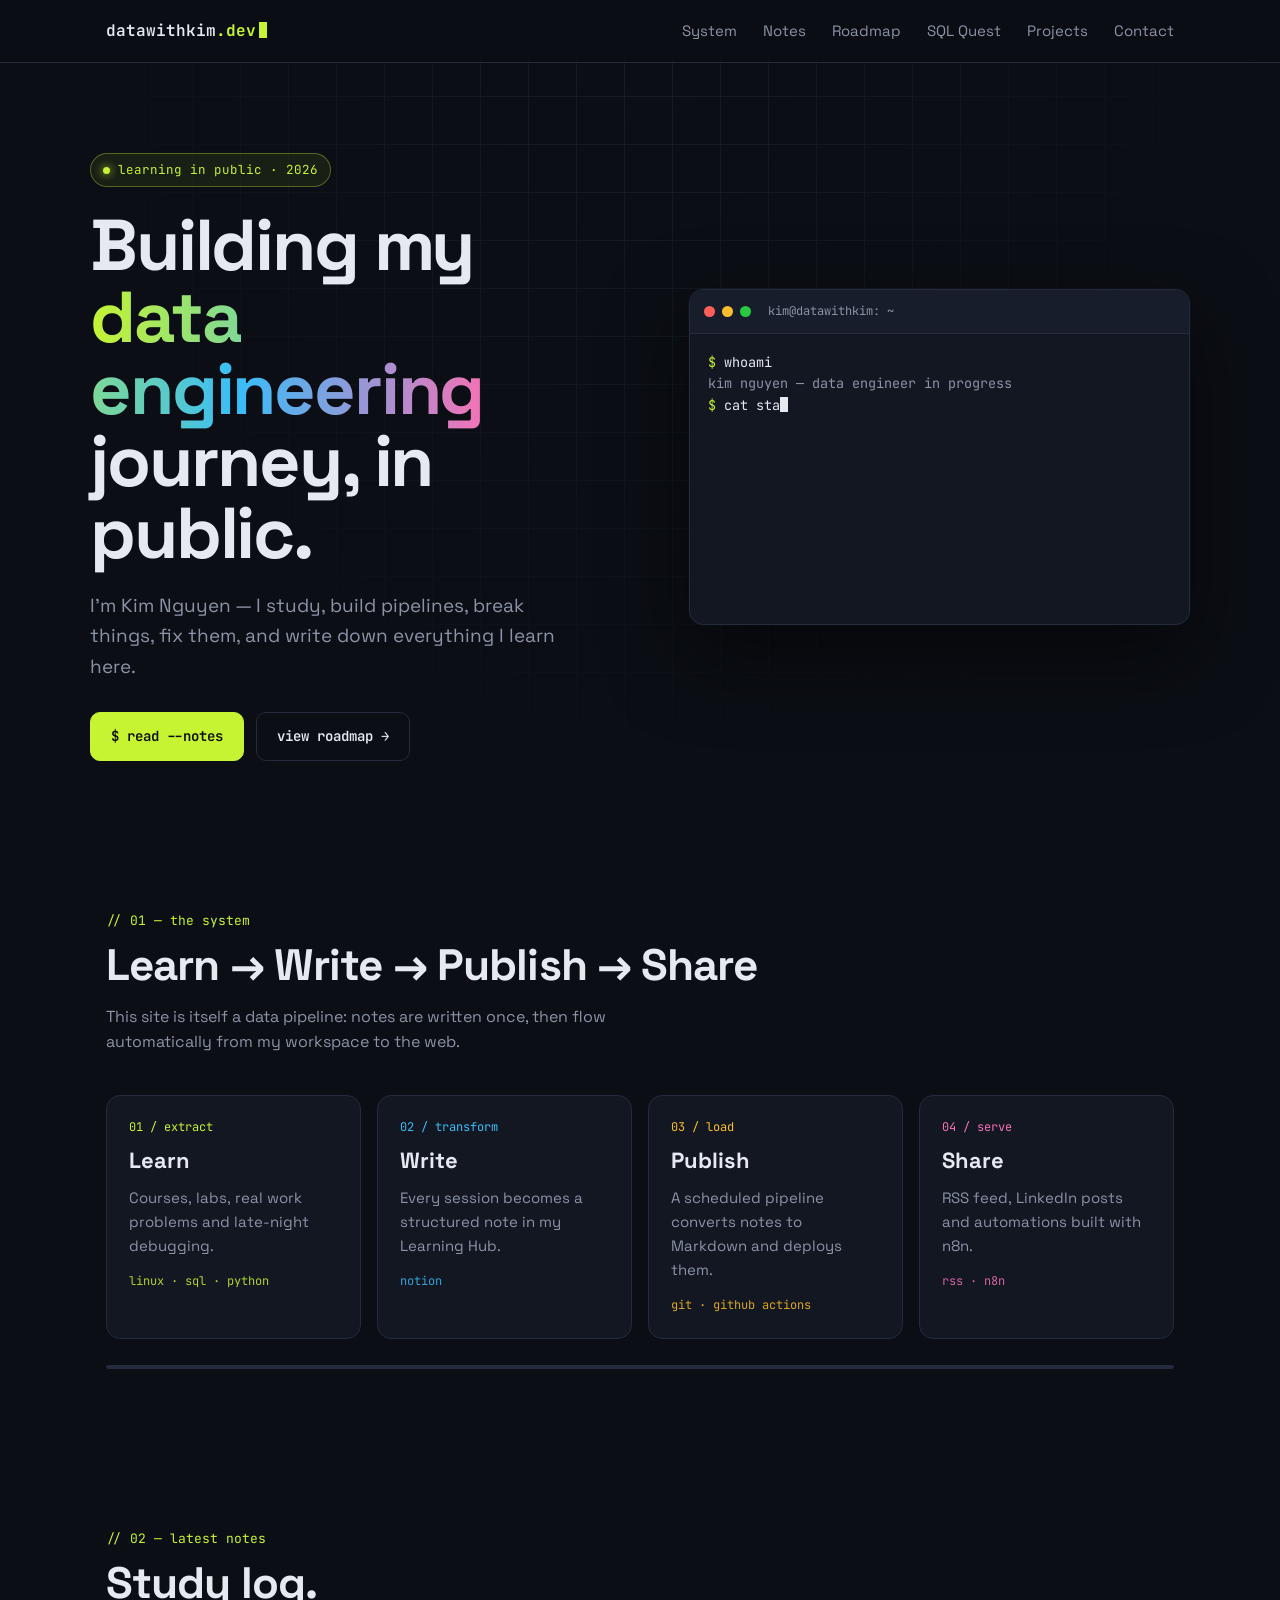
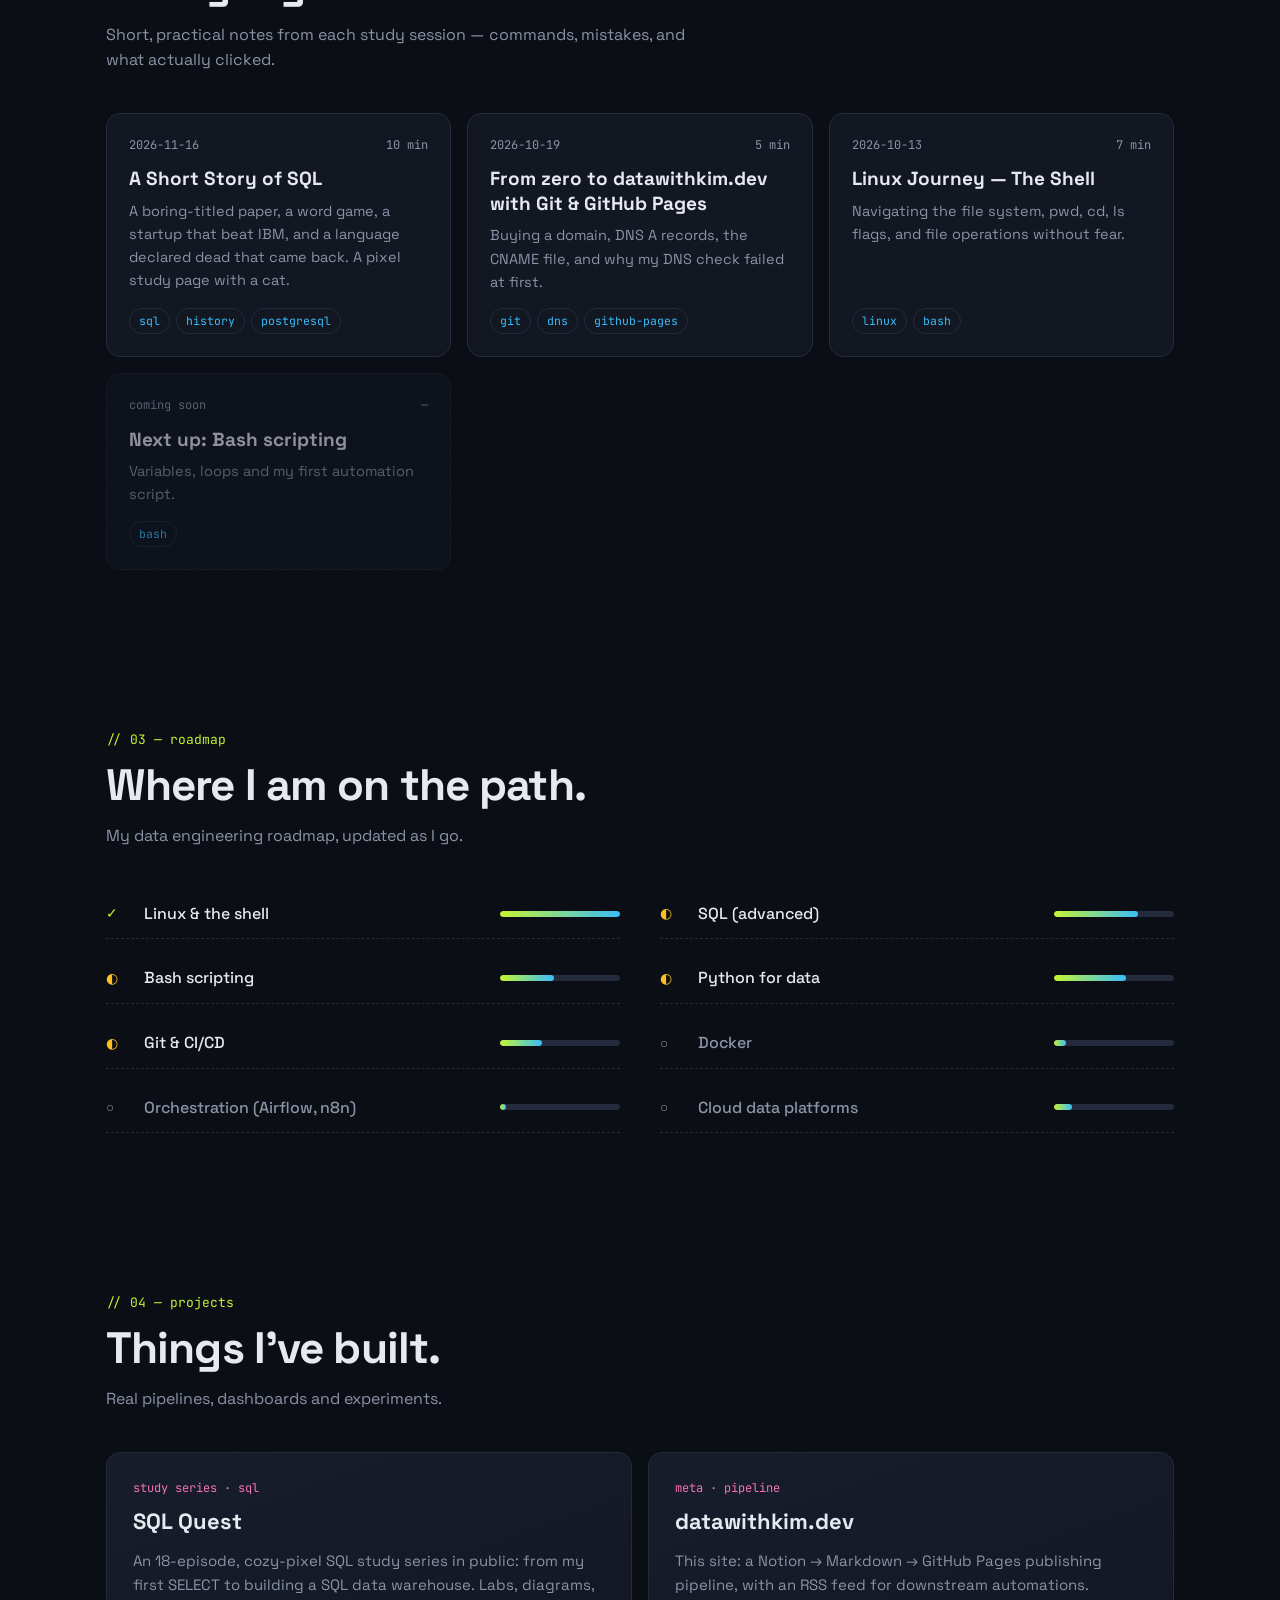
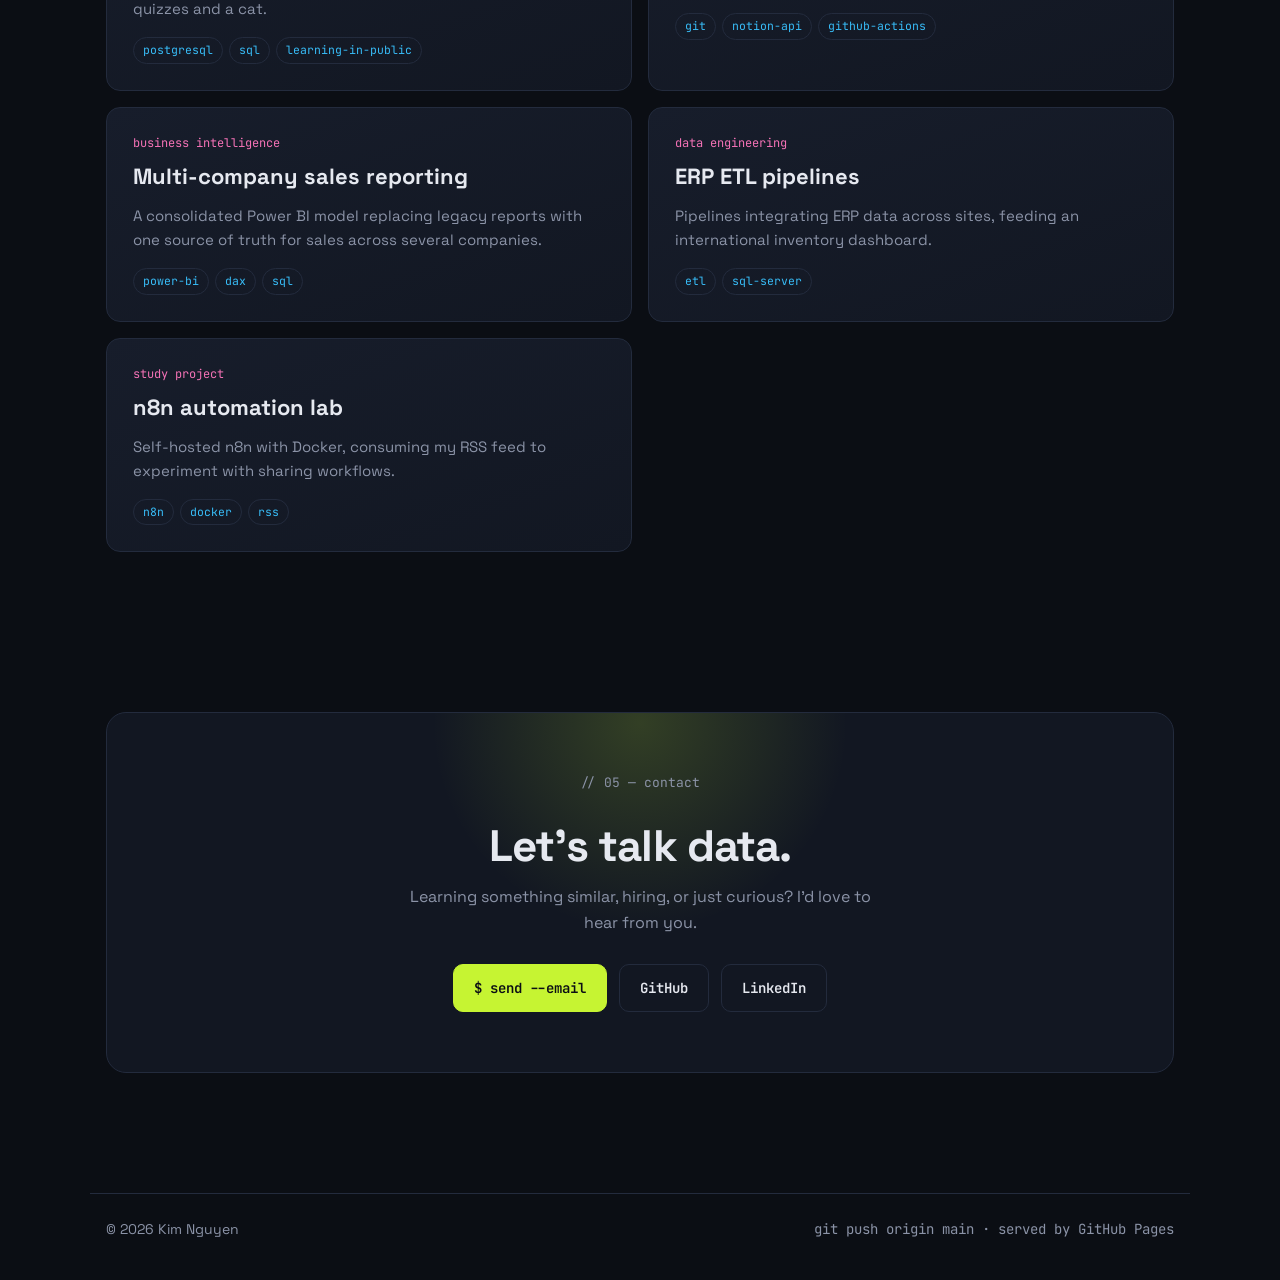
<file: index.html>
<!DOCTYPE html>
<html lang="en">
<head>
  <meta charset="UTF-8">
  <meta name="viewport" content="width=device-width, initial-scale=1.0">
  <title>Data with Kim</title>
  <meta name="description" content="Kim Nguyen's data engineering journey — learning, building and sharing in public.">
  <link rel="preconnect" href="https://fonts.googleapis.com">
  <link rel="preconnect" href="https://fonts.gstatic.com" crossorigin>
  <link href="https://fonts.googleapis.com/css2?family=Space+Grotesk:wght@400;500;700&family=JetBrains+Mono:wght@400;600&display=swap" rel="stylesheet">
  <style>
    :root {
      --bg: #0b0e14;
      --panel: #121722;
      --panel-2: #171d2b;
      --line: #232b3d;
      --text: #e6e9f0;
      --muted: #8b93a7;
      --lime: #c6f432;
      --cyan: #38bdf8;
      --pink: #f472b6;
      --amber: #fbbf24;
    }
    * { box-sizing: border-box; margin: 0; padding: 0; }
    html { scroll-behavior: smooth; }
    body {
      background: var(--bg);
      color: var(--text);
      font-family: "Space Grotesk", system-ui, sans-serif;
      line-height: 1.6;
      overflow-x: hidden;
    }
    /* grid background */
    body::before {
      content: ""; position: fixed; inset: 0; z-index: -1;
      background-image:
        linear-gradient(var(--line) 1px, transparent 1px),
        linear-gradient(90deg, var(--line) 1px, transparent 1px);
      background-size: 48px 48px;
      mask-image: radial-gradient(ellipse at 50% 0%, #000 0%, transparent 70%);
      -webkit-mask-image: radial-gradient(ellipse at 50% 0%, #000 0%, transparent 70%);
      opacity: .55;
    }
    a { color: var(--lime); text-decoration: none; }
    .mono { font-family: "JetBrains Mono", monospace; }
    .wrap { max-width: 1100px; margin: 0 auto; padding: 0 16px; }

    /* NAV */
    nav {
      position: sticky; top: 0; z-index: 20;
      background: rgba(11,14,20,.75); backdrop-filter: blur(10px);
      border-bottom: 1px solid var(--line);
    }
    nav .wrap { display: flex; justify-content: space-between; align-items: center; height: 62px; }
    .logo { font-family: "JetBrains Mono", monospace; font-weight: 600; color: var(--text); }
    .logo b { color: var(--lime); }
    .logo .cursor { display: inline-block; width: 8px; height: 16px; background: var(--lime); margin-left: 3px; vertical-align: -2px; animation: blink 1s steps(1) infinite; }
    @keyframes blink { 50% { opacity: 0; } }
    nav ul { display: flex; gap: 26px; list-style: none; font-size: 15px; }
    nav ul a { color: var(--muted); transition: color .2s; }
    nav ul a:hover { color: var(--lime); }

    /* HERO */
    .hero { display: grid; grid-template-columns: 1.1fr 1fr; gap: 48px; align-items: center; padding: 90px 0 70px; }
    .badge {
      display: inline-flex; align-items: center; gap: 8px;
      font-family: "JetBrains Mono", monospace; font-size: 12.5px; color: var(--lime);
      border: 1px solid rgba(198,244,50,.35); background: rgba(198,244,50,.07);
      padding: 6px 12px; border-radius: 999px; margin-bottom: 22px;
    }
    .badge .dot { width: 7px; height: 7px; border-radius: 50%; background: var(--lime); box-shadow: 0 0 10px var(--lime); animation: pulse 2s infinite; }
    @keyframes pulse { 50% { opacity: .35; } }
    h1 { font-size: clamp(40px, 6.5vw, 72px); line-height: 1; letter-spacing: -.03em; font-weight: 700; margin-bottom: 22px; }
    h1 .grad {
      background: linear-gradient(90deg, var(--lime), var(--cyan) 55%, var(--pink));
      -webkit-background-clip: text; background-clip: text; color: transparent;
    }
    .lead { color: var(--muted); font-size: 19px; max-width: 40ch; margin-bottom: 30px; }
    .btns { display: flex; gap: 12px; flex-wrap: wrap; }
    .btn {
      font-family: "JetBrains Mono", monospace; font-size: 14px; font-weight: 600;
      padding: 12px 20px; border-radius: 10px; border: 1px solid var(--line); color: var(--text);
      transition: transform .15s, border-color .2s, box-shadow .2s;
    }
    .btn:hover { transform: translateY(-2px); border-color: var(--lime); }
    .btn.primary { background: var(--lime); color: #0b0e14; border-color: var(--lime); }
    .btn.primary:hover { box-shadow: 0 8px 30px rgba(198,244,50,.3); }

    /* TERMINAL */
    .terminal {
      background: var(--panel); border: 1px solid var(--line); border-radius: 14px; overflow: hidden;
      box-shadow: 0 30px 80px rgba(0,0,0,.5), 0 0 0 1px rgba(255,255,255,.02);
    }
    .term-bar { display: flex; align-items: center; gap: 7px; padding: 12px 14px; background: var(--panel-2); border-bottom: 1px solid var(--line); }
    .term-bar i { width: 11px; height: 11px; border-radius: 50%; display: block; }
    .term-bar i:nth-child(1) { background: #ff5f57; }
    .term-bar i:nth-child(2) { background: #febc2e; }
    .term-bar i:nth-child(3) { background: #28c840; }
    .term-bar span { margin-left: 10px; font-family: "JetBrains Mono", monospace; font-size: 12px; color: var(--muted); }
    #term { font-family: "JetBrains Mono", monospace; font-size: 13.5px; padding: 18px; min-height: 290px; white-space: pre-wrap; }
    #term .p { color: var(--lime); }
    #term .c { color: var(--text); }
    #term .o { color: var(--muted); }
    #term .h { color: var(--cyan); }
    #term .caret { display: inline-block; width: 8px; height: 15px; background: var(--text); vertical-align: -2px; animation: blink 1s steps(1) infinite; }

    /* SECTIONS */
    section { padding: 80px 0; }
    .label { font-family: "JetBrains Mono", monospace; font-size: 13px; color: var(--lime); margin-bottom: 10px; }
    h2 { font-size: clamp(30px, 4.5vw, 44px); letter-spacing: -.02em; line-height: 1.1; margin-bottom: 14px; }
    .sub { color: var(--muted); max-width: 60ch; margin-bottom: 40px; }

    /* PIPELINE */
    .pipeline { display: grid; grid-template-columns: repeat(4, 1fr); gap: 16px; position: relative; }
    .stage {
      background: var(--panel); border: 1px solid var(--line); border-radius: 14px; padding: 22px; position: relative;
      transition: border-color .2s, transform .2s;
    }
    .stage:hover { border-color: var(--c); transform: translateY(-3px); }
    .stage .num { font-family: "JetBrains Mono", monospace; font-size: 12px; color: var(--c); }
    .stage h3 { font-size: 22px; margin: 6px 0 8px; }
    .stage p { color: var(--muted); font-size: 15px; }
    .stage .tool { margin-top: 14px; font-family: "JetBrains Mono", monospace; font-size: 12px; color: var(--c); opacity: .85; }
    .flow { height: 4px; margin: 26px 0 0; border-radius: 4px; background: var(--line); position: relative; overflow: hidden; }
    .flow::after {
      content: ""; position: absolute; top: 0; left: -30%; width: 30%; height: 100%;
      background: linear-gradient(90deg, transparent, var(--lime), var(--cyan), transparent);
      animation: flow 2.6s linear infinite;
    }
    @keyframes flow { to { left: 100%; } }

    /* NOTES */
    .notes { display: grid; grid-template-columns: repeat(3, 1fr); gap: 16px; }
    .note {
      background: var(--panel); border: 1px solid var(--line); border-radius: 14px; padding: 22px;
      display: flex; flex-direction: column; color: var(--text); transition: border-color .2s, transform .2s;
    }
    .note:hover { border-color: var(--lime); transform: translateY(-3px); }
    .note .meta { display: flex; justify-content: space-between; font-family: "JetBrains Mono", monospace; font-size: 12px; color: var(--muted); margin-bottom: 12px; }
    .note h3 { font-size: 19px; line-height: 1.3; margin-bottom: 8px; }
    .note p { color: var(--muted); font-size: 14.5px; flex: 1; margin-bottom: 14px; }
    .tags { display: flex; gap: 6px; flex-wrap: wrap; }
    .tag { font-family: "JetBrains Mono", monospace; font-size: 11.5px; padding: 3px 9px; border-radius: 999px; border: 1px solid var(--line); color: var(--cyan); }
    .note.soon { border-style: dashed; opacity: .6; }

    /* ROADMAP */
    .roadmap { display: grid; grid-template-columns: 1fr 1fr; gap: 14px 40px; }
    .step { display: grid; grid-template-columns: 26px 1fr auto; gap: 12px; align-items: center; padding: 12px 0; border-bottom: 1px dashed var(--line); }
    .step .ic { font-family: "JetBrains Mono", monospace; font-size: 14px; }
    .step .name { font-weight: 500; }
    .bar { width: 120px; height: 6px; background: var(--line); border-radius: 6px; overflow: hidden; }
    .bar span { display: block; height: 100%; background: linear-gradient(90deg, var(--lime), var(--cyan)); border-radius: 6px; width: 0; transition: width 1.2s cubic-bezier(.2,.8,.2,1); }
    .done .ic { color: var(--lime); }
    .doing .ic { color: var(--amber); }
    .todo .ic, .todo .name { color: var(--muted); }

    /* PROJECTS */
    .projects { display: grid; grid-template-columns: 1fr 1fr; gap: 16px; }
    .project {
      background: linear-gradient(160deg, var(--panel-2), var(--panel));
      border: 1px solid var(--line); border-radius: 14px; padding: 26px; transition: border-color .2s;
    }
    .project:hover { border-color: var(--pink); }
    .project .kind { font-family: "JetBrains Mono", monospace; font-size: 12px; color: var(--pink); }
    .project h3 { font-size: 22px; margin: 6px 0 10px; }
    .project p { color: var(--muted); font-size: 15px; margin-bottom: 16px; }

    /* CONTACT */
    .contact {
      text-align: center; background: var(--panel); border: 1px solid var(--line); border-radius: 20px;
      padding: 60px 24px; position: relative; overflow: hidden;
    }
    .contact::before {
      content: ""; position: absolute; width: 420px; height: 420px; border-radius: 50%;
      background: radial-gradient(circle, rgba(198,244,50,.18), transparent 70%);
      top: -200px; left: 50%; transform: translateX(-50%);
    }
    .contact h2, .contact p, .contact .btns { position: relative; }
    .contact p { color: var(--muted); max-width: 48ch; margin: 0 auto 28px; }
    .contact .btns { justify-content: center; }

    footer { padding: 40px 0; color: var(--muted); font-size: 14px; }
    footer .wrap { display: flex; justify-content: space-between; flex-wrap: wrap; gap: 10px; border-top: 1px solid var(--line); padding-top: 24px; }

    /* reveal on scroll */
    .reveal { opacity: 0; transform: translateY(24px); transition: opacity .7s, transform .7s; }
    .reveal.in { opacity: 1; transform: none; }

    @media (max-width: 900px) {
      .hero { grid-template-columns: 1fr; padding: 56px 0 40px; }
      .pipeline, .notes, .projects, .roadmap { grid-template-columns: 1fr; }
      nav ul { display: none; }
      .bar { width: 80px; }
    }
    @media (prefers-reduced-motion: reduce) {
      *, *::after { animation: none !important; transition: none !important; }
      .reveal { opacity: 1; transform: none; }
    }
  </style>
</head>
<body>

  <nav>
    <div class="wrap">
      <a class="logo" href="#">datawithkim<b>.dev</b><span class="cursor"></span></a>
      <ul>
        <li><a href="#system">System</a></li>
        <li><a href="#notes">Notes</a></li>
        <li><a href="#roadmap">Roadmap</a></li>
        <li><a href="/sql/">SQL Quest</a></li>
        <li><a href="#projects">Projects</a></li>
        <li><a href="#contact">Contact</a></li>
      </ul>
    </div>
  </nav>

  <!-- HERO -->
  <header class="wrap hero">
    <div>
      <div class="badge"><span class="dot"></span> learning in public · 2026</div>
      <h1>Building my<br><span class="grad">data engineering</span><br>journey, in public.</h1>
      <p class="lead">I'm Kim Nguyen — I study, build pipelines, break things, fix them, and write down everything I learn here.</p>
      <div class="btns">
        <a class="btn primary" href="#notes">$ read --notes</a>
        <a class="btn" href="#roadmap">view roadmap →</a>
      </div>
    </div>

    <div class="terminal" aria-label="Terminal introduction">
      <div class="term-bar"><i></i><i></i><i></i><span>kim@datawithkim: ~</span></div>
      <div id="term"></div>
    </div>
  </header>

  <!-- SYSTEM -->
  <section id="system" class="reveal">
    <div class="wrap">
      <p class="label">// 01 — the system</p>
      <h2>Learn → Write → Publish → Share</h2>
      <p class="sub">This site is itself a data pipeline: notes are written once, then flow automatically from my workspace to the web.</p>
      <div class="pipeline">
        <div class="stage" style="--c: var(--lime)">
          <div class="num">01 / extract</div>
          <h3>Learn</h3>
          <p>Courses, labs, real work problems and late-night debugging.</p>
          <div class="tool">linux · sql · python</div>
        </div>
        <div class="stage" style="--c: var(--cyan)">
          <div class="num">02 / transform</div>
          <h3>Write</h3>
          <p>Every session becomes a structured note in my Learning Hub.</p>
          <div class="tool">notion</div>
        </div>
        <div class="stage" style="--c: var(--amber)">
          <div class="num">03 / load</div>
          <h3>Publish</h3>
          <p>A scheduled pipeline converts notes to Markdown and deploys them.</p>
          <div class="tool">git · github actions</div>
        </div>
        <div class="stage" style="--c: var(--pink)">
          <div class="num">04 / serve</div>
          <h3>Share</h3>
          <p>RSS feed, LinkedIn posts and automations built with n8n.</p>
          <div class="tool">rss · n8n</div>
        </div>
      </div>
      <div class="flow"></div>
    </div>
  </section>

  <!-- NOTES -->
  <section id="notes" class="reveal">
    <div class="wrap">
      <p class="label">// 02 — latest notes</p>
      <h2>Study log.</h2>
      <p class="sub">Short, practical notes from each study session — commands, mistakes, and what actually clicked.</p>
      <div class="notes">
        <a class="note" href="/sql/ep00-story-of-sql/">
          <div class="meta"><span>2026-11-16</span><span>10 min</span></div>
          <h3>A Short Story of SQL</h3>
          <p>A boring-titled paper, a word game, a startup that beat IBM, and a language declared dead that came back. A pixel study page with a cat.</p>
          <div class="tags"><span class="tag">sql</span><span class="tag">history</span><span class="tag">postgresql</span></div>
        </a>
        <a class="note" href="#">
          <div class="meta"><span>2026-10-19</span><span>5 min</span></div>
          <h3>From zero to datawithkim.dev with Git &amp; GitHub Pages</h3>
          <p>Buying a domain, DNS A records, the CNAME file, and why my DNS check failed at first.</p>
          <div class="tags"><span class="tag">git</span><span class="tag">dns</span><span class="tag">github-pages</span></div>
        </a>
        <a class="note" href="#">
          <div class="meta"><span>2026-10-13</span><span>7 min</span></div>
          <h3>Linux Journey — The Shell</h3>
          <p>Navigating the file system, pwd, cd, ls flags, and file operations without fear.</p>
          <div class="tags"><span class="tag">linux</span><span class="tag">bash</span></div>
        </a>
        <div class="note soon">
          <div class="meta"><span>coming soon</span><span>—</span></div>
          <h3>Next up: Bash scripting</h3>
          <p>Variables, loops and my first automation script.</p>
          <div class="tags"><span class="tag">bash</span></div>
        </div>
      </div>
    </div>
  </section>

  <!-- ROADMAP -->
  <section id="roadmap" class="reveal">
    <div class="wrap">
      <p class="label">// 03 — roadmap</p>
      <h2>Where I am on the path.</h2>
      <p class="sub">My data engineering roadmap, updated as I go.</p>
      <div class="roadmap">
        <div class="step done"><span class="ic">✓</span><span class="name">Linux &amp; the shell</span><div class="bar"><span data-w="100"></span></div></div>
        <div class="step doing"><span class="ic">◐</span><span class="name">SQL (advanced)</span><div class="bar"><span data-w="70"></span></div></div>
        <div class="step doing"><span class="ic">◐</span><span class="name">Bash scripting</span><div class="bar"><span data-w="45"></span></div></div>
        <div class="step doing"><span class="ic">◐</span><span class="name">Python for data</span><div class="bar"><span data-w="60"></span></div></div>
        <div class="step doing"><span class="ic">◐</span><span class="name">Git &amp; CI/CD</span><div class="bar"><span data-w="35"></span></div></div>
        <div class="step todo"><span class="ic">○</span><span class="name">Docker</span><div class="bar"><span data-w="10"></span></div></div>
        <div class="step todo"><span class="ic">○</span><span class="name">Orchestration (Airflow, n8n)</span><div class="bar"><span data-w="5"></span></div></div>
        <div class="step todo"><span class="ic">○</span><span class="name">Cloud data platforms</span><div class="bar"><span data-w="15"></span></div></div>
      </div>
    </div>
  </section>

  <!-- PROJECTS -->
  <section id="projects" class="reveal">
    <div class="wrap">
      <p class="label">// 04 — projects</p>
      <h2>Things I've built.</h2>
      <p class="sub">Real pipelines, dashboards and experiments.</p>
      <div class="projects">
        <a class="project" href="/sql/" style="color:inherit">
          <div class="kind">study series · sql</div>
          <h3>SQL Quest</h3>
          <p>An 18-episode, cozy-pixel SQL study series in public: from my first SELECT to building a SQL data warehouse. Labs, diagrams, quizzes and a cat.</p>
          <div class="tags"><span class="tag">postgresql</span><span class="tag">sql</span><span class="tag">learning-in-public</span></div>
        </a>
        <div class="project">
          <div class="kind">meta · pipeline</div>
          <h3>datawithkim.dev</h3>
          <p>This site: a Notion → Markdown → GitHub Pages publishing pipeline, with an RSS feed for downstream automations.</p>
          <div class="tags"><span class="tag">git</span><span class="tag">notion-api</span><span class="tag">github-actions</span></div>
        </div>
        <div class="project">
          <div class="kind">business intelligence</div>
          <h3>Multi-company sales reporting</h3>
          <p>A consolidated Power BI model replacing legacy reports with one source of truth for sales across several companies.</p>
          <div class="tags"><span class="tag">power-bi</span><span class="tag">dax</span><span class="tag">sql</span></div>
        </div>
        <div class="project">
          <div class="kind">data engineering</div>
          <h3>ERP ETL pipelines</h3>
          <p>Pipelines integrating ERP data across sites, feeding an international inventory dashboard.</p>
          <div class="tags"><span class="tag">etl</span><span class="tag">sql-server</span></div>
        </div>
        <div class="project">
          <div class="kind">study project</div>
          <h3>n8n automation lab</h3>
          <p>Self-hosted n8n with Docker, consuming my RSS feed to experiment with sharing workflows.</p>
          <div class="tags"><span class="tag">n8n</span><span class="tag">docker</span><span class="tag">rss</span></div>
        </div>
      </div>
    </div>
  </section>

  <!-- CONTACT -->
  <section id="contact" class="reveal">
    <div class="wrap">
      <div class="contact">
        <p class="label">// 05 — contact</p>
        <h2>Let's talk data.</h2>
        <p>Learning something similar, hiring, or just curious? I'd love to hear from you.</p>
        <div class="btns">
          <a class="btn primary" href="mailto:you@example.com">$ send --email</a>
          <a class="btn" href="https://github.com/dottienguyen23" target="_blank" rel="noopener">GitHub</a>
          <a class="btn" href="https://www.linkedin.com/in/YOUR-LINKEDIN" target="_blank" rel="noopener">LinkedIn</a>
        </div>
      </div>
    </div>
  </section>

  <footer>
    <div class="wrap">
      <span>© <span id="yr">2026</span> Kim Nguyen</span>
      <span class="mono">git push origin main · served by GitHub Pages</span>
    </div>
  </footer>

  <script>
    document.getElementById('yr').textContent = new Date().getFullYear();

    // Typing terminal
    var lines = [
      { t: 'cmd', s: 'whoami' },
      { t: 'out', s: 'kim nguyen — data engineer in progress' },
      { t: 'cmd', s: 'cat stack.txt' },
      { t: 'hl',  s: 'sql · python · bash · power bi · git' },
      { t: 'cmd', s: 'tail -n 3 learning.log' },
      { t: 'out', s: '[ok] linux: the shell\n[ok] git + github pages + custom domain\n[..] bash scripting' },
      { t: 'cmd', s: './publish.sh --to datawithkim.dev' },
      { t: 'hl',  s: '✔ deployed. see you in the notes.' }
    ];
    var term = document.getElementById('term');
    var reduce = window.matchMedia('(prefers-reduced-motion: reduce)').matches;

    function esc(s) { return s.replace(/&/g,'&amp;').replace(/</g,'&lt;'); }

    if (reduce) {
      term.innerHTML = lines.map(function (l) {
        return l.t === 'cmd' ? '<span class="p">$ </span><span class="c">' + esc(l.s) + '</span>'
             : '<span class="' + (l.t === 'hl' ? 'h' : 'o') + '">' + esc(l.s) + '</span>';
      }).join('\n');
    } else {
      var html = '', i = 0;
      function next() {
        if (i >= lines.length) { term.innerHTML = html + '\n<span class="p">$ </span><span class="caret"></span>'; return; }
        var l = lines[i++];
        if (l.t === 'cmd') {
          var j = 0, prefix = html + (html ? '\n' : '') + '<span class="p">$ </span>';
          (function type() {
            term.innerHTML = prefix + '<span class="c">' + esc(l.s.slice(0, j)) + '</span><span class="caret"></span>';
            if (j++ < l.s.length) setTimeout(type, 38 + Math.random() * 40);
            else { html = prefix + '<span class="c">' + esc(l.s) + '</span>'; setTimeout(next, 350); }
          })();
        } else {
          html += '\n<span class="' + (l.t === 'hl' ? 'h' : 'o') + '">' + esc(l.s) + '</span>';
          term.innerHTML = html;
          setTimeout(next, 500);
        }
      }
      setTimeout(next, 500);
    }

    // Reveal on scroll + fill roadmap bars
    var io = new IntersectionObserver(function (entries) {
      entries.forEach(function (e) {
        if (!e.isIntersecting) return;
        e.target.classList.add('in');
        e.target.querySelectorAll('.bar span').forEach(function (b) { b.style.width = b.dataset.w + '%'; });
        io.unobserve(e.target);
      });
    }, { threshold: 0.15 });
    document.querySelectorAll('.reveal').forEach(function (el) { io.observe(el); });
  </script>
</body>
</html>
</file>
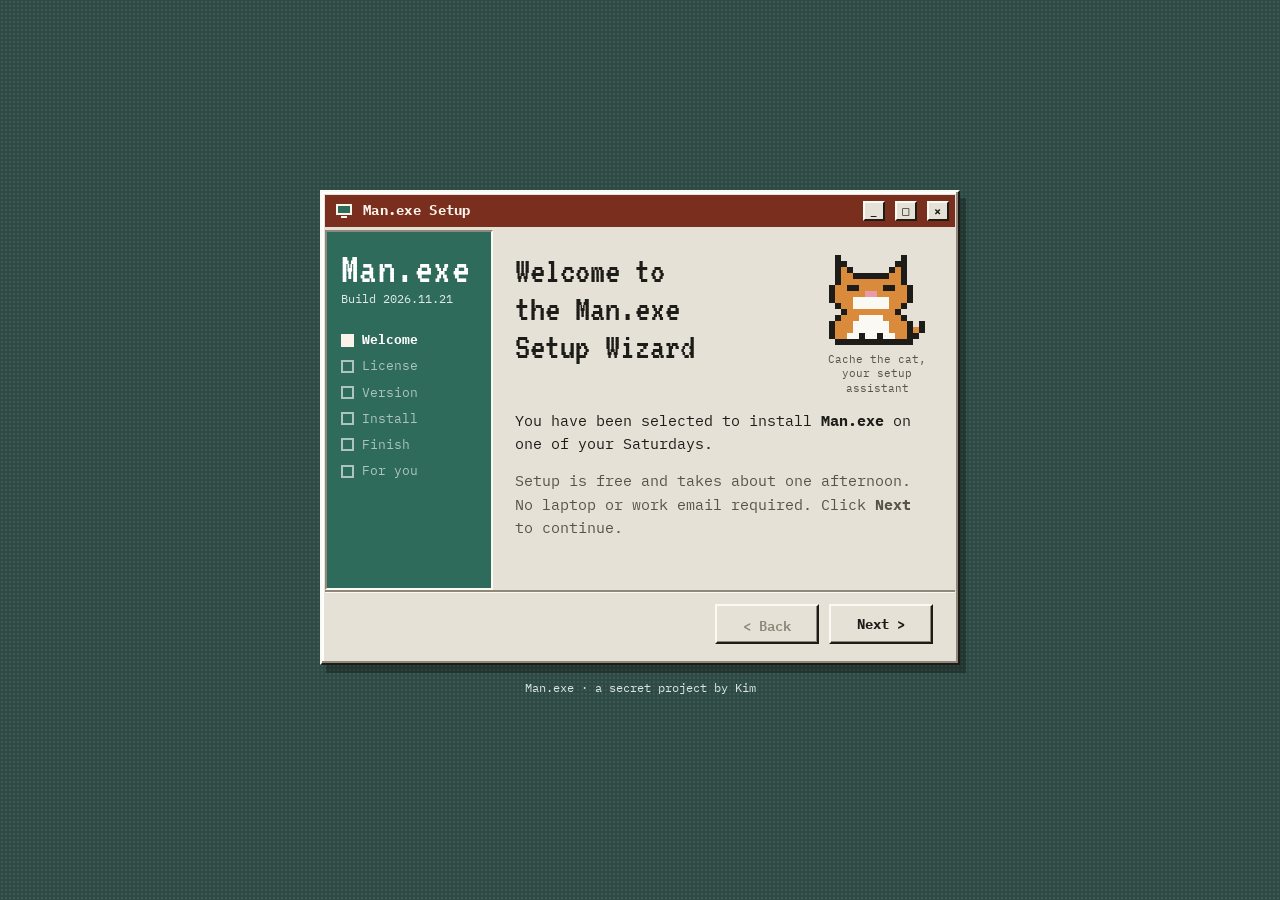
<file: man-exe/index.html>
<!doctype html>
<html lang="en">
<head>
<meta charset="utf-8">
<meta name="viewport" content="width=device-width, initial-scale=1, viewport-fit=cover">
<title>Man.exe Setup</title>
<meta name="robots" content="noindex, nofollow">
<meta name="description" content="You have been selected to install Man.exe. Saturday 21 November 2026.">
<link rel="preconnect" href="https://fonts.googleapis.com">
<link rel="preconnect" href="https://fonts.gstatic.com" crossorigin>
<link rel="stylesheet" href="https://fonts.googleapis.com/css2?family=VT323&family=IBM+Plex+Mono:wght@400;600;700&display=swap">
<style>
/* Layout: a retro setup-wizard dialog on a dithered desktop; step rail on the left, pages on the right. Single deliberate light look. */
:root{
  --desk:#2F4A44;        /* cilantro-dark desktop */
  --desk-dot:#3A5A53;
  --win:#E6E1D6;         /* dialog grey-beige */
  --win-hi:#FBF9F4;
  --win-lo:#8E877A;
  --win-shadow:#1E1C18;
  --ink:#1E1C18;
  --muted:#58524A;
  --title:#7A2E1E;       /* broth-chili title bar */
  --title-ink:#FBF3EA;
  --accent:#2F6B5A;      /* progress / selection */
  --accent-ink:#FFFFFF;
  --field:#FFFFFF;
  --f-display:"VT323", "Courier New", monospace;
  --f-body:"IBM Plex Mono", ui-monospace, "SFMono-Regular", Menlo, Consolas, monospace;
  color-scheme:light;
}
*{box-sizing:border-box}
html,body{margin:0;min-height:100%}
body{
  background-color:var(--desk);
  background-image:radial-gradient(var(--desk-dot) 1px, transparent 1.2px);
  background-size:4px 4px;
  color:var(--ink);
  font:15px/1.55 var(--f-body);
  display:flex;align-items:center;justify-content:center;
  min-height:100vh;
  padding-block:max(32px, env(safe-area-inset-top, 0px)) max(32px, env(safe-area-inset-bottom, 0px));
  padding-left:max(16px, env(safe-area-inset-left, 0px));
  padding-right:max(16px, env(safe-area-inset-right, 0px));
}

/* ---------- window chrome ---------- */
.win{
  width:100%;max-width:640px;
  background:var(--win);
  border:2px solid;
  border-color:var(--win-hi) var(--win-shadow) var(--win-shadow) var(--win-hi);
  box-shadow:inset -2px -2px 0 var(--win-lo), inset 2px 2px 0 #fff, 6px 8px 0 rgba(0,0,0,.28);
  padding:3px;
}
.titlebar{
  display:flex;align-items:center;gap:10px;
  background:var(--title);color:var(--title-ink);
  padding:5px 6px 5px 10px;
  font-weight:700;font-size:14px;letter-spacing:.02em;
}
.titlebar .name{flex:1;min-width:0;white-space:nowrap;overflow:hidden;text-overflow:ellipsis}
.titlebar .chip{
  width:22px;height:20px;display:grid;place-items:center;
  background:var(--win);color:var(--ink);font-size:12px;line-height:1;
  border:2px solid;border-color:var(--win-hi) var(--win-shadow) var(--win-shadow) var(--win-hi);
}
.app-icon{width:18px;height:18px;flex:none}

.body{display:grid;grid-template-columns:168px minmax(0,1fr);gap:0;margin-top:3px}
.rail{
  background:var(--accent);color:var(--accent-ink);
  padding:18px 14px;display:flex;flex-direction:column;gap:14px;
  border:2px solid;border-color:var(--win-lo) var(--win-hi) var(--win-hi) var(--win-lo);
}
.rail .logo{font-family:var(--f-display);font-size:44px;line-height:.9;letter-spacing:.01em}
.rail .ver{font-size:12px;opacity:.85}
.rail ol{list-style:none;margin:8px 0 0;padding:0;display:flex;flex-direction:column;gap:6px;font-size:13px}
.rail li{display:flex;gap:8px;align-items:center;opacity:.6}
.rail li::before{content:"";width:9px;height:9px;border:2px solid currentColor;flex:none}
.rail li.done{opacity:.85}
.rail li.done::before{background:currentColor}
.rail li.now{opacity:1;font-weight:700}
.rail li.now::before{background:var(--title-ink);border-color:var(--title-ink)}

.page{padding:22px 22px 18px;display:flex;flex-direction:column;gap:14px;min-height:360px}
.page h1{font-family:var(--f-display);font-weight:400;font-size:38px;line-height:1;margin:0;text-wrap:balance}
.page p{margin:0;text-wrap:pretty}
.muted{color:var(--muted)}
.step{display:flex;flex-direction:column;gap:14px;flex:1}
.step[hidden]{display:none!important}

.inset{
  background:var(--field);
  border:2px solid;border-color:var(--win-lo) var(--win-hi) var(--win-hi) var(--win-lo);
  box-shadow:inset 1px 1px 0 var(--win-shadow);
  padding:12px 14px;
}
.license{max-height:190px;overflow:auto;font-size:13px}
.license ol{margin:0;padding-left:1.4em;display:flex;flex-direction:column;gap:6px}

label.check{display:flex;gap:10px;align-items:flex-start;cursor:pointer;font-size:14px}
input[type=checkbox],input[type=radio]{width:18px;height:18px;margin:2px 0 0;accent-color:var(--accent);flex:none}

.versions{display:flex;flex-direction:column;gap:8px}
.version{display:flex;gap:12px;align-items:flex-start;padding:10px 12px;cursor:pointer;border:2px solid transparent}
.version:has(input:checked){border-color:var(--accent);background:#EEF5F2}
.version b{display:block;font-size:14px}
.version span{font-size:13px;color:var(--muted);display:block}
.version q{display:block;font-family:var(--f-display);font-size:22px;line-height:1.1;color:var(--title);quotes:none;margin:2px 0}

.bar{height:26px;padding:3px;display:flex;gap:3px;overflow:hidden}
.bar i{display:block;width:12px;flex:none;background:var(--accent)}
.pct{font-family:var(--f-display);font-size:30px;line-height:1;font-variant-numeric:tabular-nums}
.log{font-size:13px;min-height:6.5em;display:flex;flex-direction:column;gap:2px}
.log div::before{content:"> ";color:var(--accent);font-weight:700}

.details{display:grid;grid-template-columns:auto minmax(0,1fr);gap:6px 14px;font-size:14px}
.details dt{color:var(--muted)}
.details dd{margin:0;font-weight:600;overflow-wrap:anywhere}
.badge{
  display:inline-block;background:var(--title);color:var(--title-ink);
  padding:2px 8px;font-size:12px;font-weight:700;letter-spacing:.06em;text-transform:uppercase;
}
.big-date{font-family:var(--f-display);font-size:44px;line-height:1;color:var(--title)}

.footer{
  display:flex;justify-content:flex-end;gap:10px;flex-wrap:wrap;
  padding:12px 22px 16px;border-top:2px solid var(--win-lo);box-shadow:inset 0 1px 0 var(--win-hi);
}
button{
  font:600 14px var(--f-body);color:var(--ink);
  min-width:104px;min-height:40px;padding:6px 14px;cursor:pointer;
  background:var(--win);
  border:2px solid;border-color:var(--win-hi) var(--win-shadow) var(--win-shadow) var(--win-hi);
  box-shadow:inset -1px -1px 0 var(--win-lo);
}
button:active:not(:disabled){border-color:var(--win-shadow) var(--win-hi) var(--win-hi) var(--win-shadow);box-shadow:inset 1px 1px 0 var(--win-lo)}
button:disabled{color:var(--win-lo);cursor:not-allowed}
button:focus-visible,.version:focus-within,label.check:focus-within{outline:2px dashed var(--ink);outline-offset:2px}
button.primary{font-weight:700}

.file-label{font-size:12px;font-weight:700;letter-spacing:.06em;text-transform:uppercase;color:var(--title)}
.reveal{display:flex;flex-direction:column;gap:12px;font-size:14px}
.reveal .sign{font-family:var(--f-display);font-size:26px;line-height:1;color:var(--accent)}
.rsvp{display:flex;flex-direction:column;gap:12px;font-size:14px}
.field{display:flex;flex-direction:column;gap:6px;border:0;margin:0;padding:0;min-width:0}
.field legend{padding:0;margin-bottom:6px}
.field input[type=text],.field textarea{
  font:14px var(--f-body);color:var(--ink);background:var(--field);width:100%;padding:8px 10px;
  border:2px solid;border-color:var(--win-lo) var(--win-hi) var(--win-hi) var(--win-lo);box-shadow:inset 1px 1px 0 var(--win-shadow);
}
.field input:focus-visible,.field textarea:focus-visible{outline:2px dashed var(--ink);outline-offset:2px}
.send-row{display:flex;align-items:center;gap:12px;flex-wrap:wrap}
.status{margin:0;font-size:13px;flex:1;min-width:0}
.status.ok{color:var(--accent);font-weight:700}
.status.err{color:var(--title);font-weight:700}
.hero{display:flex;gap:16px;align-items:flex-start}
.hero h1{flex:1;min-width:0}
.cat{margin:0;flex:none;display:flex;flex-direction:column;align-items:center;gap:4px;width:112px}
.cat svg{width:96px;height:96px;display:block;image-rendering:pixelated}
.cat figcaption{font-size:11px;line-height:1.3;color:var(--muted);text-align:center}
.cat.small{width:auto}
.cat.small svg{width:56px;height:56px}
.signoff{display:flex;gap:12px;align-items:center}
.signoff p{flex:1;min-width:0}
@media (max-width:560px){.cat{width:88px}.cat svg{width:72px;height:72px}}
.caption{color:#D9E6E1;font-size:12px;text-align:center;margin-top:14px}
.wrap{width:100%;max-width:640px}

@media (max-width:560px){
  .body{grid-template-columns:minmax(0,1fr)}
  .rail{flex-direction:row;flex-wrap:wrap;align-items:center;gap:6px 14px;padding:12px 14px}
  .rail .logo{font-size:34px}
  .rail ol{flex-direction:row;flex-wrap:wrap;gap:4px 10px;margin:0;width:100%;font-size:12px}
  .page{padding:18px 16px 14px;min-height:0}
  .footer{padding:12px 16px 14px}
  button{flex:1 1 120px}
}
@media (prefers-reduced-motion:reduce){*{transition:none!important;animation:none!important}}
</style>
</head>
<body>
<div class="wrap">
<main class="win" aria-labelledby="win-title">
  <div class="titlebar">
    <svg class="app-icon" viewBox="0 0 18 18" aria-hidden="true"><rect x="1" y="2" width="16" height="11" fill="#FBF3EA"/><rect x="3" y="4" width="12" height="7" fill="#2F6B5A"/><rect x="6" y="14" width="6" height="2" fill="#FBF3EA"/></svg>
    <span class="name" id="win-title">Man.exe Setup</span>
    <span class="chip" aria-hidden="true">_</span>
    <span class="chip" aria-hidden="true">□</span>
    <span class="chip" aria-hidden="true">×</span>
  </div>

  <div class="body">
    <aside class="rail" aria-label="Setup steps">
      <div>
        <div class="logo">Man.exe</div>
        <div class="ver">Build 2026.11.21</div>
      </div>
      <ol id="rail">
        <li>Welcome</li><li>License</li><li>Version</li><li>Install</li><li>Finish</li><li>For you</li>
      </ol>
    </aside>

    <div class="page">
      <!-- 1 Welcome -->
      <section class="step" data-step="0">
        <div class="hero">
          <h1>Welcome to the Man.exe Setup Wizard</h1>
          <figure class="cat"><div data-cat></div><figcaption>Cache the cat, your setup assistant</figcaption></figure>
        </div>
        <p>You have been selected to install <b>Man.exe</b> on one of your Saturdays.</p>
        <p class="muted">Setup is free and takes about one afternoon. No laptop or work email required. Click <b>Next</b> to continue.</p>
      </section>

      <!-- 2 License -->
      <section class="step" data-step="1" hidden>
        <h1>License agreement</h1>
        <p class="muted">Please read the terms below.</p>
        <div class="inset license" tabindex="0" aria-label="License terms">
          <ol>
            <li>The licensee arrives hungry. Food is installed on site.</li>
            <li>The licensee may lose at video games and board games, and accepts this with dignity.</li>
            <li>Phones are permitted only to check scores and take photos.</li>
            <li>The licensee shares at least one tech opinion, new or vintage.</li>
            <li>The licensee is allowed to relax, talk, laugh and recharge. No performance review applies.</li>
            <li>Further details are classified until runtime.</li>
          </ol>
        </div>
        <label class="check"><input type="checkbox" id="accept"> I accept the terms of the Man.exe license agreement</label>
      </section>

      <!-- 3 Version -->
      <section class="step" data-step="2" hidden>
        <h1>Select your version</h1>
        <p class="muted">Be honest. What do you usually say about your age? All versions are fully supported.</p>
        <div class="versions" role="radiogroup" aria-label="Version">
          <label class="version inset"><input type="radio" name="version" id="v-beta" value="Beta"><div><b>Beta</b><q>"I'm young."</q><span>Roughly under 30. New features, still testing, runs on energy drinks and 5 hours of sleep.</span></div></label>
          <label class="version inset"><input type="radio" name="version" id="v-stable" value="Stable Release"><div><b>Stable Release</b><q>"I'm not young anymore."</q><span>Roughly 30 to 50. Reliable, fully patched, back makes a sound when standing up.</span></div></label>
          <label class="version inset"><input type="radio" name="version" id="v-legacy" value="Legacy Edition"><div><b>Legacy Edition</b><q>"I'm legacy level."</q><span>50 and beyond. Vintage hardware, remembers dial-up, still runs better than the new models.</span></div></label>
        </div>
      </section>

      <!-- 4 Install -->
      <section class="step" data-step="3" hidden>
        <h1>Installing Man.exe</h1>
        <p class="muted" id="install-status">Please wait while Setup prepares your Saturday.</p>
        <div style="display:flex;align-items:center;gap:12px">
          <div class="inset bar" style="flex:1;min-width:0" role="progressbar" aria-valuemin="0" aria-valuemax="100" aria-valuenow="0" id="bar"></div>
          <span class="pct" id="pct">0%</span>
        </div>
        <div class="inset log" id="log" aria-live="polite"></div>
      </section>

      <!-- 5 Finish -->
      <section class="step" data-step="4" hidden>
        <h1>Installation scheduled</h1>
        <p>The last 1% can only be installed in person.</p>
        <div class="inset" style="display:flex;flex-direction:column;gap:12px">
          <div class="big-date" id="f-date"></div>
          <dl class="details">
            <dt>Time</dt><dd id="f-time"></dd>
            <dt>Location</dt><dd id="f-place"></dd>
            <dt>Bring</dt><dd>Yourself and an appetite</dd>
            <dt>Your build</dt><dd><span class="badge" id="f-version">Stable Release</span></dd>
            <dt>RSVP</dt><dd id="f-rsvp"></dd>
          </dl>
        </div>
        <div class="signoff">
          <figure class="cat small"><div data-cat></div></figure>
          <p class="muted"><b>meow.exe:</b> Do not shut down your Saturday. Click <b>Finish</b> to open one more file.</p>
        </div>
      </section>

      <!-- 6 Reveal -->
      <section class="step" data-step="5" hidden>
        <p class="file-label">Hidden file unlocked: README_for_you.txt</p>
        <h1>Surprise. This day is for you.</h1>
        <div class="inset reveal">
          <p><span class="badge" id="r-version">Stable Release</span></p>
          <p id="r-message"></p>
          <p>Man.exe is a day made for you. Men carry a lot and often keep it quiet, so this Saturday is simple: good food, games, laughs, and time to talk. Nothing to fix, nothing to prove.</p>
          <p class="sign">With care, Kim</p>
        </div>
        <div class="signoff">
          <figure class="cat small"><div data-cat></div></figure>
          <p class="muted"><b>meow.exe:</b> you matter. Please keep this a secret from the others until Saturday.</p>
        </div>

        <form class="inset rsvp" id="rsvp" novalidate>
          <p class="file-label">Send a reply to Kim</p>
          <div class="field">
            <label for="r-name">Your name</label>
            <input type="text" id="r-name" name="name" autocomplete="name" required>
          </div>
          <fieldset class="field">
            <legend>Will you install Man.exe on Saturday?</legend>
            <label class="check"><input type="radio" name="coming" id="r-yes" value="Yes, I'm coming" checked> Yes, I'm coming</label>
            <label class="check"><input type="radio" name="coming" id="r-no" value="Sorry, I can't make it"> Sorry, I can't make it</label>
          </fieldset>
          <div class="field">
            <label for="r-msg">Message or feedback (optional)</label>
            <textarea id="r-msg" name="message" rows="3"></textarea>
          </div>
          <div class="send-row">
            <button type="submit" id="r-send">Send reply</button>
            <p class="status" id="r-status" role="status"></p>
          </div>
        </form>
      </section>
    </div>
  </div>

  <div class="footer">
    <button type="button" id="back">&lt; Back</button>
    <button type="button" id="next" class="primary">Next &gt;</button>
  </div>
</main>
<p class="caption">Man.exe · a secret project by Kim</p>
</div>

<script>
/* ===== Edit these before you deploy ===== */
const INVITE = {
  date:  "Sat 21 Nov 2026",
  time:  "Revealed soon",
  place: "Classified. Coordinates sent by message",
  rsvp:  "Use the reply form on the last screen",
  /* Your Formspree form ID, e.g. "xyzabcde" from https://formspree.io/f/xyzabcde */
  formspreeId: "xkjjyyvy"
};
/* ======================================== */

const steps = [...document.querySelectorAll(".step")];
const railItems = [...document.querySelectorAll("#rail li")];
const back = document.getElementById("back");
const next = document.getElementById("next");
const accept = document.getElementById("accept");
const bar = document.getElementById("bar");
const pct = document.getElementById("pct");
const log = document.getElementById("log");
let current = 0, installed = false, timer = null;

document.getElementById("f-date").textContent = INVITE.date;
document.getElementById("f-time").textContent = INVITE.time;
document.getElementById("f-place").textContent = INVITE.place;
document.getElementById("f-rsvp").textContent = INVITE.rsvp;

/* Pixel cat: K outline, O fur, W white, P nose */
const CAT = [
  ".K..........K...",
  ".KK........KK...",
  ".KOK......KOK...",
  ".KOOKKKKKKOOK...",
  ".KOOOOOOOOOOK...",
  "KOOKKOOOOKKOOK..",
  "KOOOOOPPOOOOOK..",
  "KOOOWWWWWWOOOK..",
  ".KOOWWWWWWOOK...",
  "..KOOOOOOOOK....",
  ".KOOOWWWWOOOK...",
  "KOOOWWWWWWOOOK.K",
  "KOOOWWWWWWOOOKOK",
  "KOOWWKWWKWWOOKK.",
  ".KKKKKKKKKKKKK.."
];
const CAT_COLORS = { K:"#1E1C18", O:"#D98A3A", W:"#FBF9F4", P:"#E89AA8" };
function catSVG() {
  let r = "";
  CAT.forEach((row, y) => [...row].forEach((c, x) => {
    if (CAT_COLORS[c]) r += `<rect x="${x}" y="${y}" width="1" height="1" fill="${CAT_COLORS[c]}"/>`;
  }));
  return `<svg viewBox="0 -0.5 16 16" shape-rendering="crispEdges" role="img" aria-label="Pixel cat">${r}</svg>`;
}
document.querySelectorAll("[data-cat]").forEach(el => { el.innerHTML = catSVG(); });

/* 26 progress blocks */
const BLOCKS = 26;
for (let i = 0; i < BLOCKS; i++) { const b = document.createElement("i"); b.hidden = true; bar.appendChild(b); }

const chosenVersion = () => (document.querySelector('input[name="version"]:checked') || {}).value;

function canGoNext() {
  if (current === 1) return accept.checked;
  if (current === 2) return !!chosenVersion();
  if (current === 3) return installed;
  return true;
}

function render() {
  steps.forEach((s, i) => { s.hidden = i !== current; });
  railItems.forEach((li, i) => {
    li.className = i < current ? "done" : i === current ? "now" : "";
    if (i === current) li.setAttribute("aria-current", "step"); else li.removeAttribute("aria-current");
  });
  back.disabled = current === 0 || current === 3;
  next.textContent = current === 5 ? "See you Saturday" : current === 4 ? "Finish" : current === 2 ? "Install" : "Next >";
  next.disabled = current === 5 || !canGoNext();
  const v = chosenVersion() || "Stable Release";
  if (current === 4) document.getElementById("f-version").textContent = v;
  if (current === 5) {
    document.getElementById("r-version").textContent = v;
    document.getElementById("r-message").textContent = MESSAGES[v];
  }
}

const MESSAGES = {
  "Beta": "You're still finding your way, and that's allowed. On Saturday nobody expects you to have it all figured out. Come as you are, eat a lot, and enjoy being one of the guys.",
  "Stable Release": "You keep things running for everyone around you: work, family, friends. This Saturday someone else runs the system. Your only job is to relax.",
  "Legacy Edition": "You've carried a lot for many years, and you've taught the younger ones more than you know. This day is our way of saying thank you."
};

function runInstall() {
  if (installed) return;
  const lines = [
    "Unpacking pho broth (8 hours of simmering)...",
    "Rolling cha gio, one at a time...",
    "Charging controllers...",
    "Shuffling board games...",
    "Loading tech talk from Beta to Legacy...",
    "Reserving a comfortable chair for you..."
  ];
  const reduce = window.matchMedia("(prefers-reduced-motion: reduce)").matches;
  let p = 0, line = 0;
  const tick = () => {
    p = Math.min(99, p + (p < 80 ? 3 : 1));
    const filled = Math.round(BLOCKS * p / 100);
    [...bar.children].forEach((b, i) => { b.hidden = i >= filled; });
    bar.setAttribute("aria-valuenow", p);
    pct.textContent = p + "%";
    const due = Math.floor(p / (99 / lines.length));
    while (line < Math.min(due, lines.length)) {
      const d = document.createElement("div"); d.textContent = lines[line++]; log.appendChild(d);
    }
    if (p >= 99) {
      clearInterval(timer);
      document.getElementById("install-status").textContent = "Stuck at 99%. The last 1% needs you in person.";
      installed = true; render();
    }
  };
  if (reduce) { while (p < 99) tick(); } else { timer = setInterval(tick, 90); }
}

next.addEventListener("click", () => {
  if (!canGoNext()) return;
  if (current === 5) return;
  current++;
  render();
  if (current === 3) runInstall();
});
back.addEventListener("click", () => { if (current > 0 && current !== 3) { current--; render(); } });
accept.addEventListener("change", render);
document.querySelectorAll('input[name="version"]').forEach(r => r.addEventListener("change", render));

/* Reply form -> Formspree -> Kim's email */
const form = document.getElementById("rsvp");
const statusEl = document.getElementById("r-status");
const sendBtn = document.getElementById("r-send");
function setStatus(text, kind) { statusEl.textContent = text; statusEl.className = "status " + (kind || ""); }
form.addEventListener("submit", async (e) => {
  e.preventDefault();
  const name = document.getElementById("r-name").value.trim();
  if (!name) { setStatus("Please write your name so Kim knows who replied.", "err"); document.getElementById("r-name").focus(); return; }
  if (!INVITE.formspreeId || INVITE.formspreeId === "YOUR_FORM_ID") { setStatus("The reply form isn't set up yet. Message Kim directly instead.", "err"); return; }
  const data = {
    name,
    coming: (form.querySelector('input[name="coming"]:checked') || {}).value,
    message: document.getElementById("r-msg").value.trim(),
    version: chosenVersion() || "Not picked",
    _subject: "Man.exe reply from " + name
  };
  sendBtn.disabled = true; setStatus("Sending...");
  try {
    const res = await fetch("https://formspree.io/f/" + INVITE.formspreeId, {
      method: "POST",
      headers: { "Content-Type": "application/json", "Accept": "application/json" },
      body: JSON.stringify(data)
    });
    if (!res.ok) throw new Error(res.status);
    setStatus("Reply sent. Kim will read it soon.", "ok");
    sendBtn.textContent = "Sent";
  } catch (err) {
    sendBtn.disabled = false;
    setStatus("Couldn't send. Check your connection and try again, or message Kim directly.", "err");
  }
});

render();
</script>
</body>
</html>
</file>
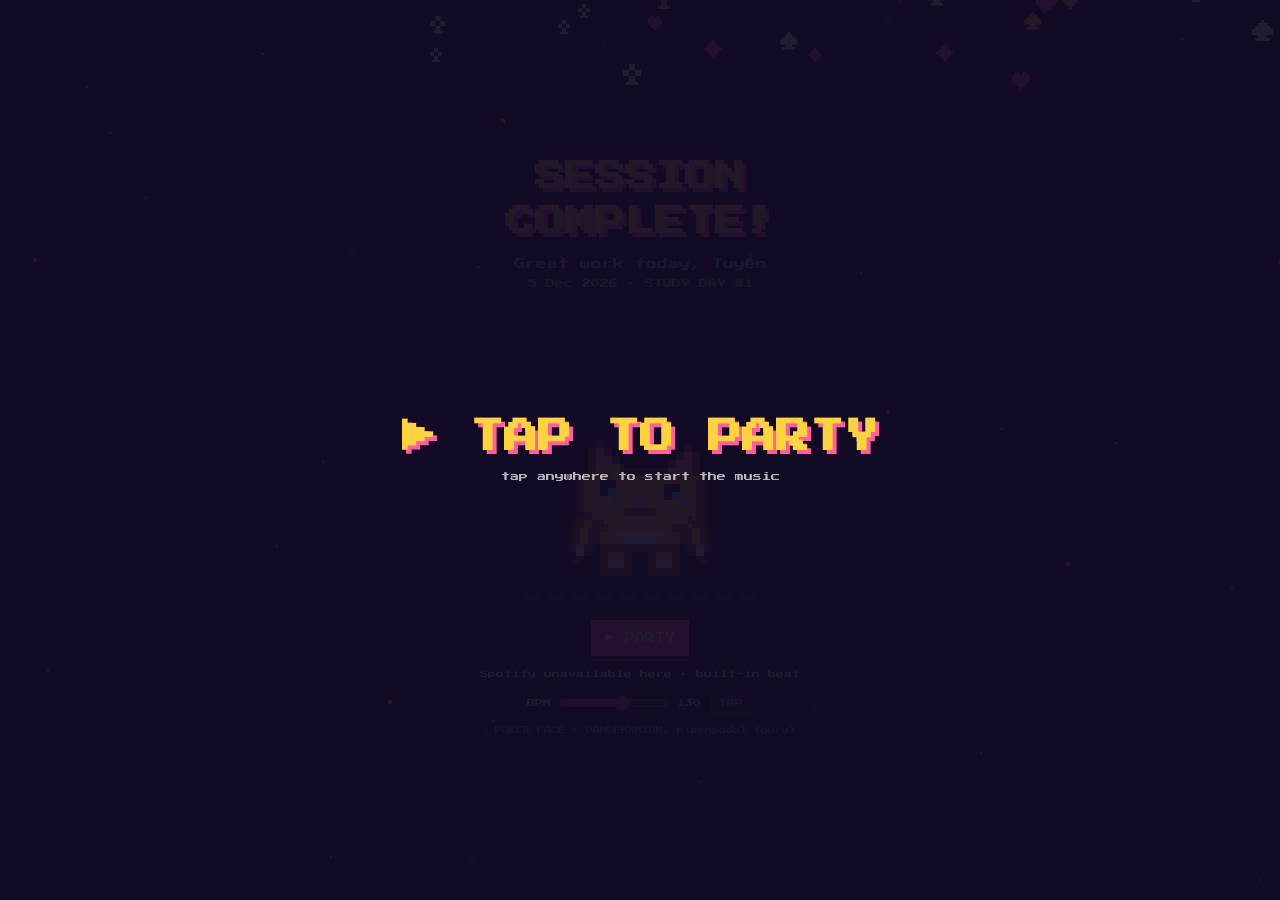
<file: party/index.html>
<!DOCTYPE html>
<html lang="en">
<head>
<meta charset="UTF-8">
<meta name="viewport" content="width=device-width, initial-scale=1">
<title>Session Complete — Cat Party</title>
<link href="https://fonts.googleapis.com/css2?family=Press+Start+2P&display=swap" rel="stylesheet">
<style>
  :root{--bg:#140b26;--pink:#ff5fa2;--cyan:#3de1ff;--yellow:#ffd23f;--lime:#9dff5c}
  *{box-sizing:border-box;margin:0;padding:0}
  body{background:var(--bg);color:#fff;font-family:'Press Start 2P',monospace;min-height:100vh;overflow-x:hidden;
    display:flex;flex-direction:column;align-items:center;justify-content:center;text-align:center}
  canvas#bg,canvas#fx{position:fixed;inset:0;width:100vw;height:100vh;pointer-events:none}
  canvas#bg{z-index:0} canvas#fx{z-index:3}
  .wrap{position:relative;z-index:2;display:flex;flex-direction:column;align-items:center;padding:20px 16px 28px}
  h1{font-size:clamp(16px,4.5vw,30px);line-height:1.5;color:var(--yellow);text-shadow:4px 4px 0 var(--pink),8px 8px 0 #0008}
  .sub{font-size:11px;color:var(--cyan);margin:10px 0 4px;line-height:1.8}
  .count{font-size:9px;opacity:.6;margin-bottom:8px}
  canvas#cat{width:min(320px,76vw);aspect-ratio:80/76;image-rendering:pixelated}
  .floor{display:flex;gap:4px;margin-top:-6px}
  .tile{width:20px;height:10px;background:#2b2150}
  .controls{display:flex;gap:10px;margin-top:16px;flex-wrap:wrap;justify-content:center}
  button,label.btn{font-family:inherit;font-size:10px;padding:13px 14px;border:none;cursor:pointer;color:#fff;background:var(--pink);
    box-shadow:0 5px 0 #a3245f;border-radius:0;outline:3px solid #000;transition:transform .06s}
  button:active,label.btn:active{transform:translateY(4px);box-shadow:0 1px 0 #a3245f}
  .alt{background:#2b2150!important;color:var(--cyan)!important;box-shadow:0 5px 0 #0d0820!important}
  .small{font-size:8px;padding:8px 10px}
  input[type=file]{display:none}
  .source{font-size:8px;color:var(--lime);margin-top:12px;min-height:10px;line-height:1.7;max-width:90vw;word-break:break-word}
  .bpm{font-size:8px;margin-top:10px;opacity:.8;display:flex;gap:8px;align-items:center;flex-wrap:wrap;justify-content:center}
  input[type=range]{accent-color:var(--pink);width:110px}
  .player{margin-top:16px;width:340px;max-width:92vw;height:152px;border-radius:12px;overflow:hidden;box-shadow:6px 6px 0 var(--pink)}
  .player.hidden{display:none}
  .player iframe{width:100%;height:100%;display:block}
  .gate{position:fixed;inset:0;z-index:10;background:#140b26ee;display:flex;flex-direction:column;align-items:center;justify-content:center;gap:18px;cursor:pointer}
  .gate.off{display:none}
  .gate b{font-size:clamp(18px,5vw,34px);color:var(--yellow);text-shadow:4px 4px 0 var(--pink);animation:pulse 1s steps(2) infinite}
  .gate span{font-size:9px;opacity:.7}
  @keyframes pulse{50%{opacity:.35}}
  .credit{font-size:7px;opacity:.5;margin-top:10px;line-height:1.7}
</style>
</head>
<body>
<canvas id="bg"></canvas>
<canvas id="fx"></canvas>
<div class="gate" id="gate"><b>▶ TAP TO PARTY</b><span>tap anywhere to start the music</span></div>
<div class="wrap">
  <h1>SESSION<br>COMPLETE!</h1>
  <p class="sub">Great work today, Tuyền</p>
  <p class="count" id="count"></p>
  <canvas id="cat" width="320" height="304" aria-label="Pixel cat with a poker face"></canvas>
  <div class="floor" id="floor"></div>
  <div class="controls">
    <button id="play">▶ PARTY</button>
  </div>
  <div class="source" id="source">Loading Spotify…</div>
  <div class="bpm">BPM <input type="range" id="bpm" min="60" max="180" value="130"><span id="bpmv">130</span>
    <button class="alt small" id="tap">TAP</button></div>
  <div class="player" id="playerBox"><div id="sp"></div></div>
  <p class="credit">♫ POKER FACE — PANDEMXNIUM, pipenpodol (oury)</p>
</div>

<script>
/* ===== settings ===== */
const SPOTIFY_URI = 'spotify:track:7DGayzFQRn99x20IUfqFko'; // POKER FACE on Spotify
let BPM = 130;                        // tempo of the original mix

/* ===== study-day counter (this browser only) ===== */
(function(){
  let n=null;
  try{const t=new Date().toISOString().slice(0,10);n=+(localStorage.getItem('cp_n')||0);
    if(localStorage.getItem('cp_last')!==t){n++;localStorage.setItem('cp_n',n);localStorage.setItem('cp_last',t);}}catch(e){}
  const d=new Date().toLocaleDateString('en-GB',{day:'numeric',month:'short',year:'numeric'});
  document.getElementById('count').textContent=n?`${d} · STUDY DAY #${n}`:d;
})();

/* ===== pixel cat: separate parts with joints ===== */
const PAL={K:'#7a4a10',O:'#ffd23f',D:'#e8a317',W:'#ffffff',P:'#ff9fc4',E:'#1b1030',G:'#3de1ff',S:'#1b1030',L:'#ffffff'};
const HEAD=[
"..K..........K..",
".KPK........KPK.",
".KPPK......KPPK.",
".KOOOKKKKKKOOOK.",
"KOODOOOOOOOODOOK",
"KOOEEOOOOOOEEOOK",
"KOOEGOOOOOOEGOOK",
"KOPOOOOPPOOOOPOK",
"KOOOOOKKKKOOOOOK",
".KOOOOOOOOOOOOK.",
"..KKOOOOOOOOKK.."];
const HEAD_BLINK=HEAD.map((r,i)=>i===5?"KOOOOOOOOOOOOOOK":i===6?"KOOKKOOOOOOKKOOK":r);
const HEAD_SHADES=HEAD.map((r,i)=>i===5?"KOSSSSSSSSSSSSOK":i===6?"KOSLSSSOOSLSSSOK":r);
const TORSO=["KOOWWWWWWOOK","KOOWWWWWWOOK","KOOWWWWWWOOK","KOOOWWWWOOOK",".KKKKKKKKKK."];
const LEG=["KOOK","KOOK","KWWK","KKKK"];
const ARM=["KOK","KOK","KOK","KOK","KWK",".K."];
const TAIL=[".KK","KOK","KOK","KOK","KOK",".K."];
function bake(rows){const k=document.createElement('canvas');k.width=rows[0].length;k.height=rows.length;const x=k.getContext('2d');
  rows.forEach((r,y)=>[...r].forEach((ch,i)=>{if(PAL[ch]){x.fillStyle=PAL[ch];x.fillRect(i,y,1,1);}}));return k;}
const IMG={head:bake(HEAD),blink:bake(HEAD_BLINK),shades:bake(HEAD_SHADES),torso:bake(TORSO),leg:bake(LEG),arm:bake(ARM),tail:bake(TAIL)};

const cv=document.getElementById('cat'),c=cv.getContext('2d');c.imageSmoothingEnabled=false;
const L=document.createElement('canvas');L.width=80;L.height=76;const l=L.getContext('2d');l.imageSmoothingEnabled=false;
function part(img,px,py,x,y,a=0){l.save();l.translate(x,y);if(a)l.rotate(a);l.drawImage(img,-px,-py);l.restore();}
const r2=v=>Math.round(v*2)/2; // move in half-pixels: smooth but still pixel-art

/* choreography: 16-beat loop = 4 moves x 4 beats */
const TAU=Math.PI*2;
function targetPose(t,dancing){
  const P={x:0,y:0,lean:0,sx:1,sy:1,head:0,armL:.25,armR:-.25,legL:0,legR:0,tail:0,spin:1,hop:0};
  if(!dancing){const br=Math.sin(t*1.6);P.sy=1+.02*br;P.head=.05*Math.sin(t*.8);P.tail=.25*Math.sin(t*1.3);return P;}
  const beat=Math.floor(t),f=t-beat,move=Math.floor(beat/4)%4,groove=Math.cos(TAU*f),down=Math.max(0,groove);
  P.y=1.2*groove; P.sx=1+.06*down; P.sy=1-.06*down;          // knees bend on every beat
  P.tail=.55*Math.sin(Math.PI*t); P.head=.10*Math.sin(TAU*f);
  if(move===0){ // bounce + alternating arm pumps
    const s=(1+Math.sin(Math.PI*t))/2;
    P.armL=.3+2.3*s; P.armR=-(.3+2.3*(1-s)); P.head=.18*Math.sin(Math.PI*t); P.lean=.05*Math.sin(Math.PI*t);
  }else if(move===1){ // side steps with swinging arms
    const sw=Math.sin(Math.PI*t/2);
    P.x=3*sw; P.lean=-.12*Math.cos(Math.PI*t/2);
    P.armL=.6+.6*Math.sin(Math.PI*t); P.armR=-(.6-.6*Math.sin(Math.PI*t));
    P.legL=2*Math.max(0,Math.sin(Math.PI*t)); P.legR=2*Math.max(0,-Math.sin(Math.PI*t));
    P.head=-.15*Math.cos(Math.PI*t/2);
  }else if(move===2){ // raise the roof
    P.armL=2.55+.3*down; P.armR=-(2.55+.3*down); P.y=1.8*groove; P.head=.22*groove;
  }else{ // hops, and a spin on the last beat
    const b=beat%4;
    if(b<3){const hf=Math.sin(Math.PI*f);P.hop=(b%2===0)?5*hf:1.5*hf;P.armL=1.5+.8*hf;P.armR=-(1.5+.8*hf);P.legL=P.legR=P.hop>1?1.2:0;}
    else{P.spin=Math.cos(TAU*f);P.armL=1.3;P.armR=-1.3;P.head=0;}
  }
  return P;
}
let pose=targetPose(0,false);
function drawCat(beat,frac,dancing,blink){
  const T=targetPose(dancing?beat+frac:performance.now()/1000,dancing);
  for(const k in T){const fast=(k==='spin'||k==='hop')?.6:.32;pose[k]+=(T[k]-pose[k])*fast;}
  const p=pose,cx=20,ground=35;
  l.clearRect(0,0,L.width,L.height);l.save();l.scale(2,2);
  // shadow (shrinks while hopping)
  const sw=14*(1-p.hop*.07);l.fillStyle='#00000066';l.fillRect(r2(cx+p.x-sw/2),ground+.5,r2(sw),1);
  // whole-body spin: squash the x axis around the centre
  l.translate(cx+p.x,0);l.scale(Math.abs(p.spin)<.35?.35*Math.sign(p.spin||1):p.spin,1);l.translate(-(cx+p.x),0);
  const hipY=r2(32-p.hop+p.y*.5), bx=r2(cx+p.x);
  part(IMG.leg,0,0,bx-5,r2(hipY-1-p.legL+p.y*.5));
  part(IMG.leg,0,0,bx+1,r2(hipY-1-p.legR+p.y*.5));
  l.save();l.translate(bx,hipY);l.rotate(p.lean);l.scale(p.sx,p.sy);
  part(IMG.tail,1.5,6,5.5,-1.5,p.tail);
  l.drawImage(IMG.torso,-6,-5);
  // arms go behind the head when low, in front of it when raised
  const armL=()=>part(IMG.arm,1.5,.5,-6.5,-4,p.armL), armR=()=>part(IMG.arm,1.5,.5,6.5,-4,p.armR);
  const upL=Math.abs(p.armL)>1.2, upR=Math.abs(p.armR)>1.2;
  if(!upL)armL(); if(!upR)armR();
  const head=(dancing&&danceBeats>=4)?IMG.shades:(blink?IMG.blink:IMG.head);
  part(head,8,10,0,-3.5,p.head);
  if(upL)armL(); if(upR)armR();
  l.restore();l.restore();
  c.clearRect(0,0,cv.width,cv.height);c.drawImage(L,0,0,cv.width,cv.height);
}

/* ===== floor, stars, card-suit confetti ===== */
const floor=document.getElementById('floor');for(let i=0;i<10;i++){const d=document.createElement('div');d.className='tile';floor.appendChild(d);}
const tiles=[...floor.children],TC=['#ff5fa2','#3de1ff','#ffd23f','#9dff5c','#8a5cff'];
const bg=document.getElementById('bg'),b=bg.getContext('2d'),fx=document.getElementById('fx'),f=fx.getContext('2d');let stars=[];
function resize(){[bg,fx].forEach(k=>{k.width=innerWidth;k.height=innerHeight;});
  stars=Array.from({length:70},()=>({x:Math.random()*innerWidth,y:Math.random()*innerHeight,s:Math.random()<.2?4:2,t:Math.random()*6}));}
addEventListener('resize',resize);resize();
let parts=[];const SUITS=['♠','♥','♦','♣'],SC=['#ffffff','#ff5fa2','#ff5fa2','#ffffff'];
function burst(n=50){for(let i=0;i<n;i++){const k=i%4;parts.push({x:Math.random()*innerWidth,y:-20-Math.random()*200,vy:2+Math.random()*3,
  vx:(Math.random()-.5)*1.5,s:[16,20,24][i%3],ch:SUITS[k],col:i%7===0?'#ffd23f':SC[k]});}}

/* ===== status line ===== */
const srcEl=document.getElementById('source');
const audio=new Audio();let haveSong=false; // (no local-file option)

/* ===== source 2: Spotify embed player ===== */
let sp=null,spReady=false,spFailed=false,spPos=0,spAt=0,spPaused=true;
window.onSpotifyIframeApiReady=(IFrameAPI)=>{
  IFrameAPI.createController(document.getElementById('sp'),{uri:SPOTIFY_URI,width:'100%',height:152},(ctrl)=>{
    sp=ctrl;
    ctrl.addListener('ready',()=>{spReady=true;updateUI();tryAutoplay();});
    // fires about once per second: { isPaused, isBuffering, duration, position } in ms
    ctrl.addListener('playback_update',e=>{const d=e.data||{};
      spPos=(d.position||0)/1000;spAt=performance.now();
      const paused=!!d.isPaused||!!d.isBuffering;
      if(source()==='sp'&&paused!==spPaused){spPaused=paused;setDancing(!paused);}
      spPaused=paused;});
  });
};
(function(){const s=document.createElement('script');s.src='https://open.spotify.com/embed/iframe-api/v1';s.async=true;
  s.onerror=()=>{spFailed=true;updateUI();};document.body.appendChild(s);})();
setTimeout(()=>{if(!spReady){spFailed=true;updateUI();}},12000);

/* ===== source 3: built-in original beat (fallback) ===== */
let ctx=null,master,noise,timer=null,step=0,nextT=0,startT=0;
const NOTE=m=>440*Math.pow(2,(m-69)/12);
const LEAD=[69,null,null,69,null,72,null,74,76,null,74,null,72,null,69,null,67,null,null,67,null,69,null,72,74,null,72,null,69,null,null,null,
            69,null,null,69,null,72,null,74,76,null,79,null,76,null,74,null,72,null,74,null,76,null,74,72,69,null,null,null,null,null,null,null];
const ROOT=[45,41,48,43];
function tone(type,fq,t,d,v){const o=ctx.createOscillator(),g=ctx.createGain();o.type=type;o.frequency.value=fq;
  g.gain.setValueAtTime(v,t);g.gain.exponentialRampToValueAtTime(1e-4,t+d);o.connect(g).connect(master);o.start(t);o.stop(t+d+.02);}
function kick(t){const o=ctx.createOscillator(),g=ctx.createGain();o.frequency.setValueAtTime(150,t);o.frequency.exponentialRampToValueAtTime(40,t+.12);
  g.gain.setValueAtTime(.9,t);g.gain.exponentialRampToValueAtTime(1e-3,t+.18);o.connect(g).connect(master);o.start(t);o.stop(t+.2);}
function nz(t,ft,fq,v,d){const s=ctx.createBufferSource();s.buffer=noise;const fl=ctx.createBiquadFilter();fl.type=ft;fl.frequency.value=fq;
  const g=ctx.createGain();g.gain.setValueAtTime(v,t);g.gain.exponentialRampToValueAtTime(1e-3,t+d);s.connect(fl).connect(g).connect(master);s.start(t);s.stop(t+d+.01);}
function sched(){const st=60/BPM/4;
  while(nextT<ctx.currentTime+.12){const i=step%64,bar=i>>4,s=i%16;
    if(LEAD[i])tone('square',NOTE(LEAD[i]),nextT,st*1.6,.07);
    if(s%2===0)tone('sawtooth',NOTE(ROOT[bar]+(s%4===2?12:0)),nextT,st*1.2,.12);
    if(s%4===0)kick(nextT);
    if(s===4||s===12)nz(nextT,'bandpass',1800,.35,.15);
    nz(nextT,'highpass',7000,s%2?.04:.09,.05);nextT+=st;step++;}}
function startBeat(){if(!ctx){ctx=new(window.AudioContext||window.webkitAudioContext)();master=ctx.createGain();master.gain.value=.5;master.connect(ctx.destination);
  noise=ctx.createBuffer(1,ctx.sampleRate*.2,ctx.sampleRate);const d=noise.getChannelData(0);for(let i=0;i<d.length;i++)d[i]=Math.random()*2-1;}
  ctx.resume();step=0;nextT=ctx.currentTime+.05;startT=nextT;timer=setInterval(sched,25);setDancing(true);}
function stopBeat(){clearInterval(timer);timer=null;setDancing(false);}

/* ===== controls ===== */
let dancing=false,danceBeats=0,phase=0;const btn=document.getElementById('play'),box=document.getElementById('playerBox');
function source(){return haveSong?'file':(spReady&&!spFailed?'sp':'beat');}
function updateUI(){
  const s=source();
  box.classList.toggle('hidden',s!=='sp'&&!(!spFailed&&!haveSong));
  srcEl.textContent= s==='sp'?'♫ Press play — the cat follows the song'
    : (spFailed?'Spotify unavailable here · built-in beat':'Loading Spotify…');
}
function setDancing(on){if(on&&!dancing){burst(80);danceBeats=0;}dancing=on;btn.textContent=on?'■ STOP':'▶ PARTY';}
function stopAll(){audio.pause();if(sp&&spReady)try{sp.pause();}catch(e){}stopBeat();}
btn.addEventListener('click',()=>{
  if(dancing){stopAll();return;}
  const s=source();
  if(s==='file'){audio.play().catch(()=>{});}
  else if(s==='sp'){try{sp.resume();}catch(e){sp.togglePlay();}}
  else{try{startBeat();}catch(e){setDancing(true);}}
});
const bpmIn=document.getElementById('bpm'),bpmv=document.getElementById('bpmv');
function setBPM(v){BPM=v;bpmIn.value=v;bpmv.textContent=v;try{localStorage.setItem('cp_bpm_web',v);}catch(e){}}
try{const sb=+localStorage.getItem('cp_bpm_web');if(sb)setBPM(sb);}catch(e){}
bpmIn.addEventListener('input',()=>setBPM(+bpmIn.value));
// TAP: 3+ taps set the tempo; every tap lines the cat's beat up with the music
let taps=[];document.getElementById('tap').addEventListener('click',()=>{const n=performance.now();
  taps=taps.filter(t=>n-t<3000);taps.push(n);
  if(taps.length>=3)setBPM(Math.max(60,Math.min(180,Math.round(60000/((taps[taps.length-1]-taps[0])/(taps.length-1))))));
  if(dancing){const bl=60/BPM;phase=rawTime()%bl;}
});

/* ===== start: autoplay if the browser allows it, otherwise one tap anywhere ===== */
const gate=document.getElementById('gate');
function hideGate(){gate.classList.add('off');}
function tryAutoplay(){ // most browsers block sound before a tap; if it works, the gate disappears
  if(source()==='sp'&&!dancing)try{sp.play();}catch(e){}
  setTimeout(()=>{if(dancing)hideGate();},2500);
}
gate.addEventListener('click',()=>{
  if(!haveSong&&!spReady&&!spFailed)return; // still loading Spotify: wait for it
  hideGate();if(!dancing)btn.click();});
const gateTitle=gate.querySelector('b');gateTitle.textContent='LOADING…';
setInterval(()=>{if(haveSong||spReady||spFailed)gateTitle.textContent='▶ TAP TO PARTY';},200);

/* ===== timing + render loop ===== */
const t0=performance.now();
function rawTime(){const s=source();
  if(!dancing)return(performance.now()-t0)/1000;
  if(s==='file')return audio.currentTime;
  if(s==='sp')return spPos+(spPaused?0:(performance.now()-spAt)/1000);
  return ctx?Math.max(0,ctx.currentTime-startT):0;}
let lastBeat=-1;
function frame(now){
  const tt=Math.max(0,rawTime()-(dancing?phase:0)),bf=tt*BPM/60,beat=Math.floor(bf),frac=bf-beat;
  if(dancing&&beat!==lastBeat){danceBeats++;lastBeat=beat;}
  drawCat(beat,frac,dancing,!dancing&&((now/1000)%3.2)<0.15);
  tiles.forEach((d,i)=>d.style.background=dancing?TC[(i+beat)%TC.length]:'#2b2150');
  b.clearRect(0,0,bg.width,bg.height);
  for(const s of stars){const on=dancing?((Math.floor(s.t)+beat)%3!==0):(Math.sin(now/600+s.t)>0);
    b.fillStyle=on?(s.s>2?'#ffd23f':'#ffffffaa'):'#ffffff22';b.fillRect(Math.floor(s.x),Math.floor(s.y),s.s,s.s);}
  f.clearRect(0,0,fx.width,fx.height);if(dancing&&Math.random()<.05)burst(2);
  parts=parts.filter(p=>p.y<innerHeight+30);
  for(const p of parts){p.y+=p.vy;p.x+=p.vx;f.font=`${p.s}px 'Press Start 2P',monospace`;f.fillStyle=p.col;
    f.fillText(p.ch,Math.round(p.x/4)*4,Math.round(p.y/4)*4);}
  requestAnimationFrame(frame);
}
updateUI();requestAnimationFrame(frame);setTimeout(()=>burst(40),300);
</script>
</body>
</html>
</file>
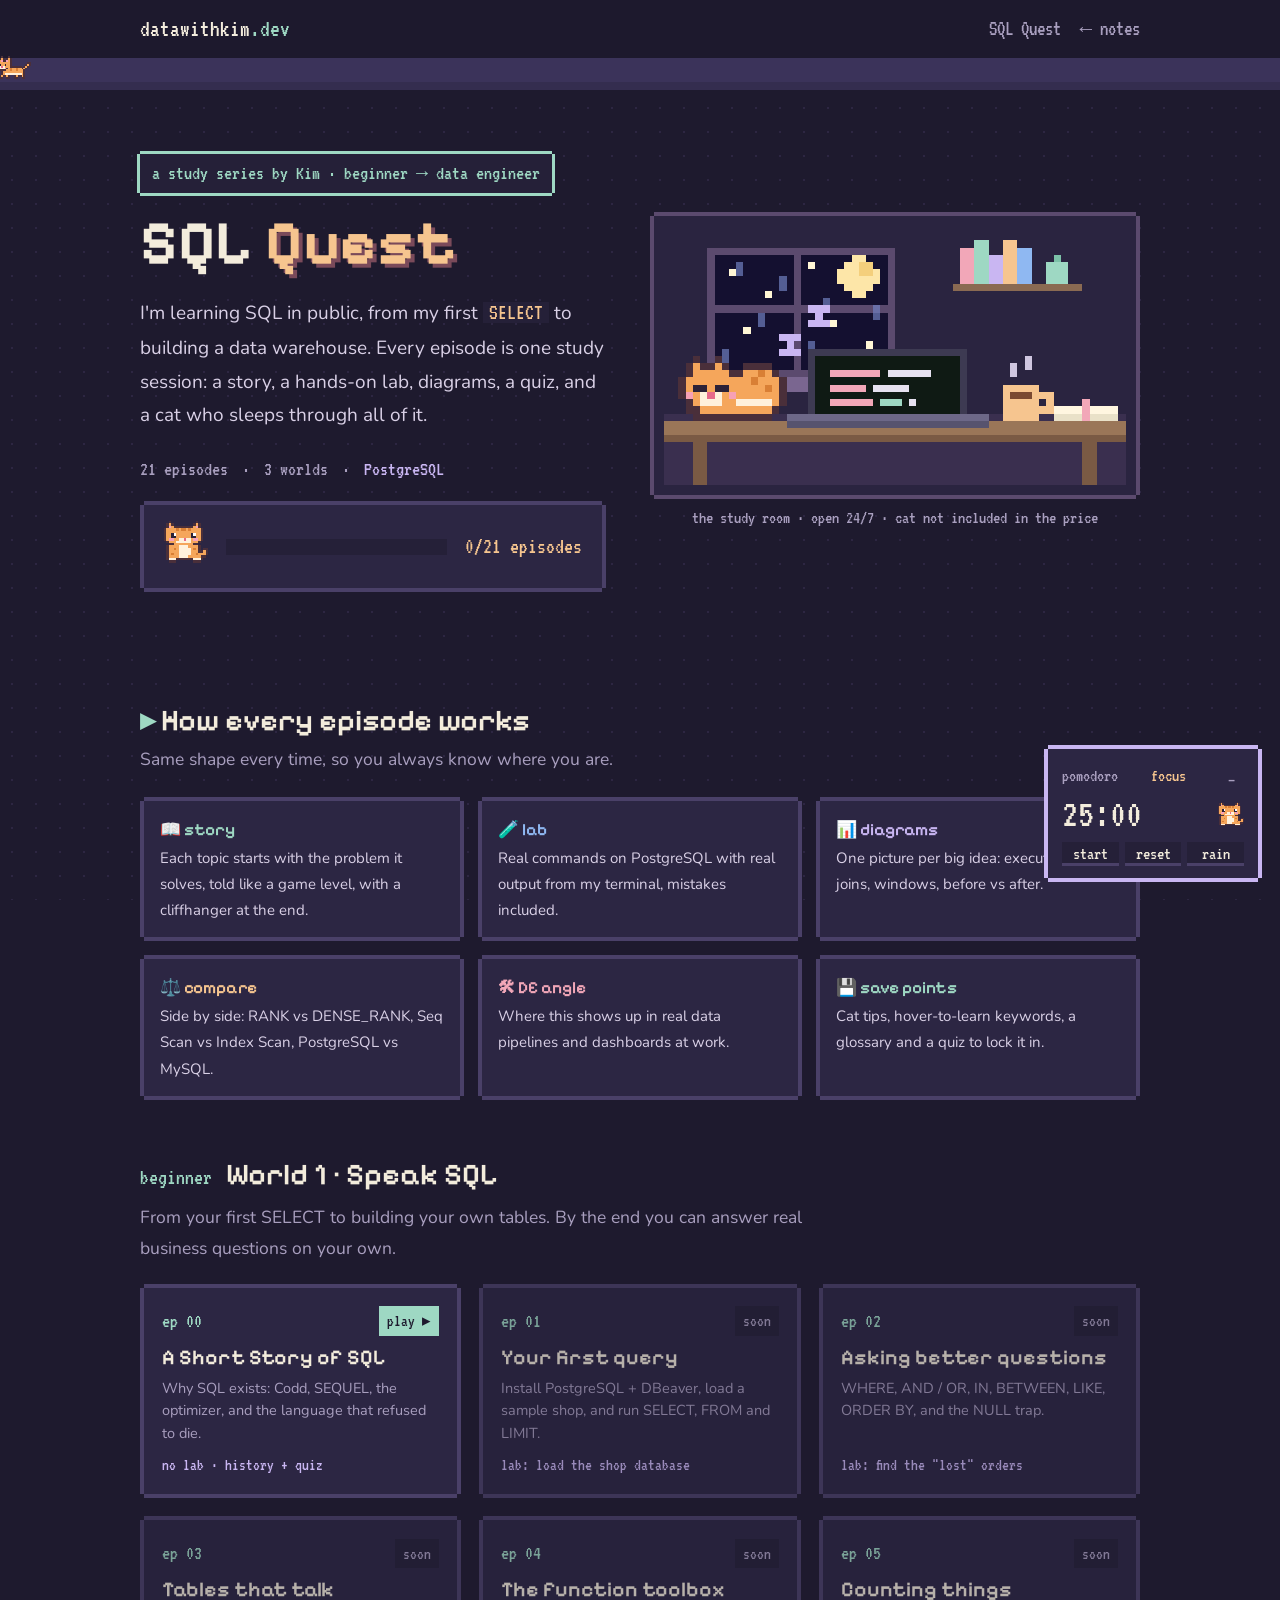
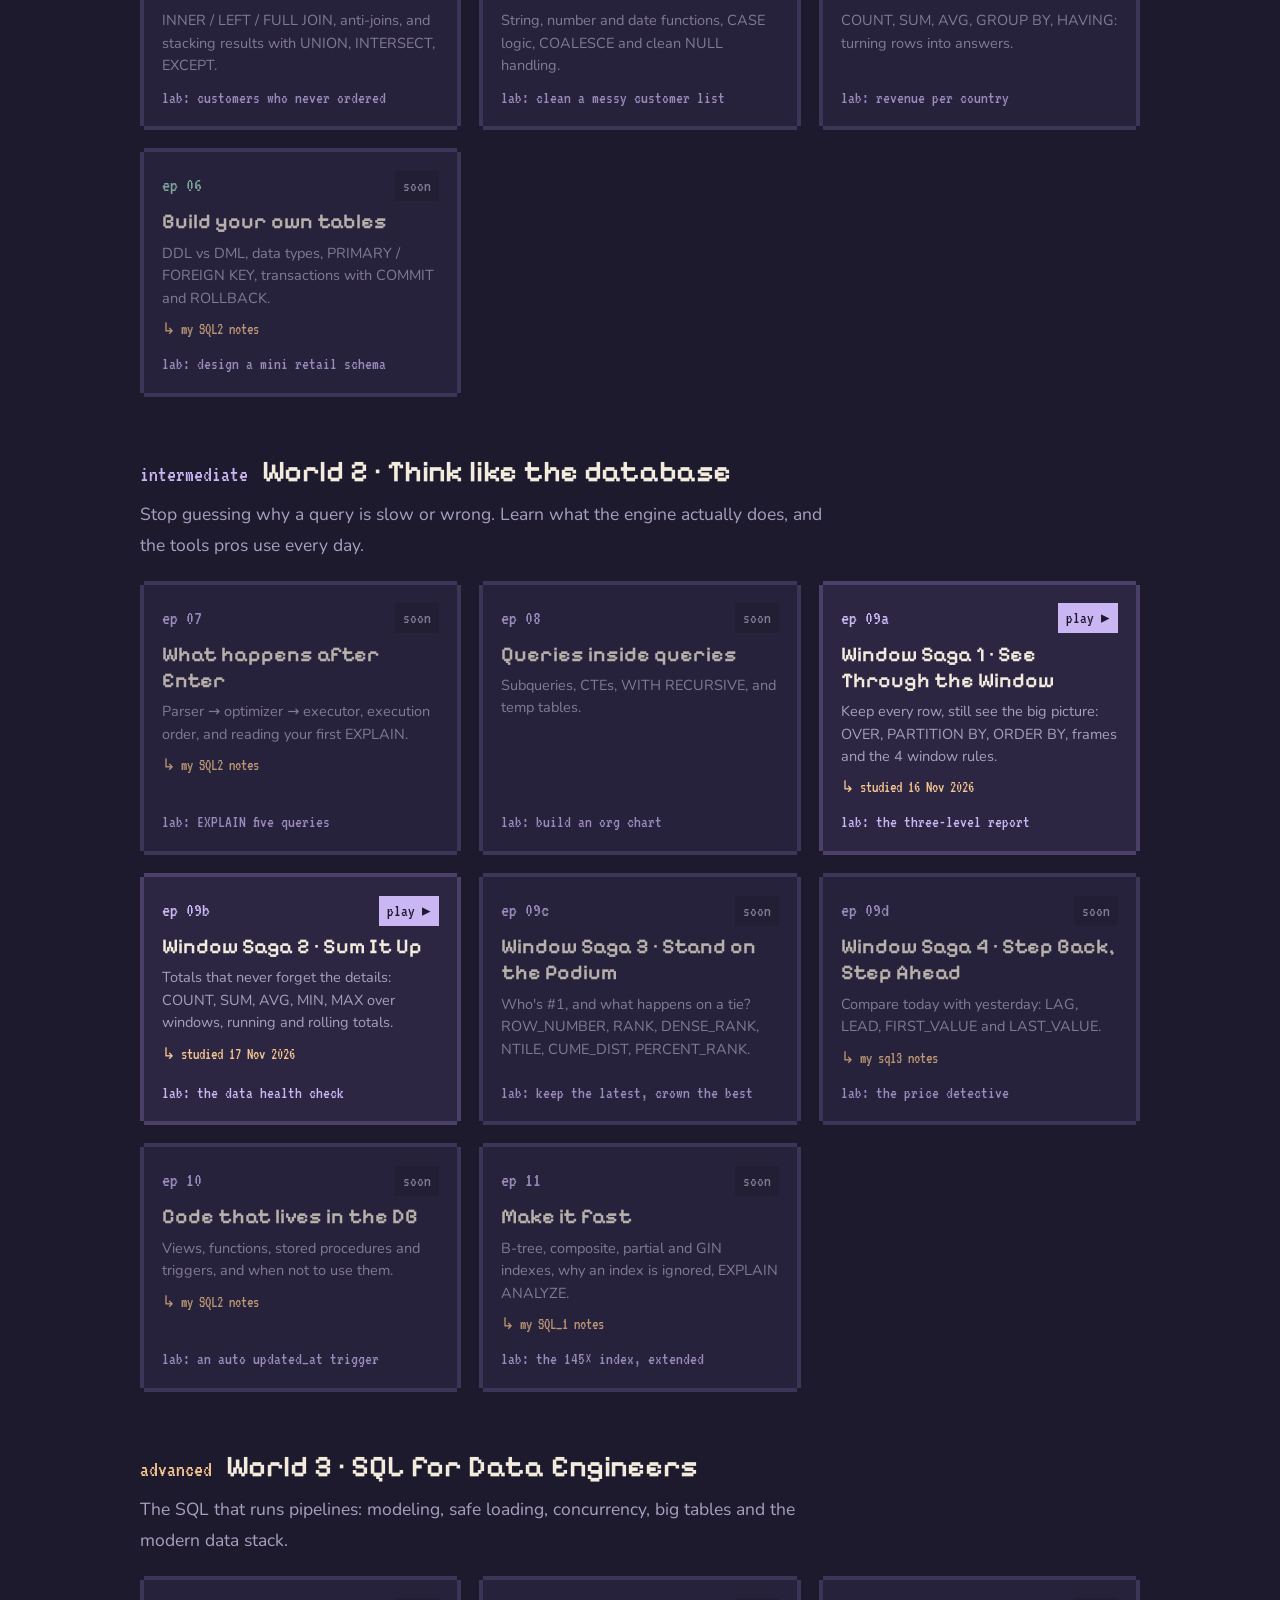
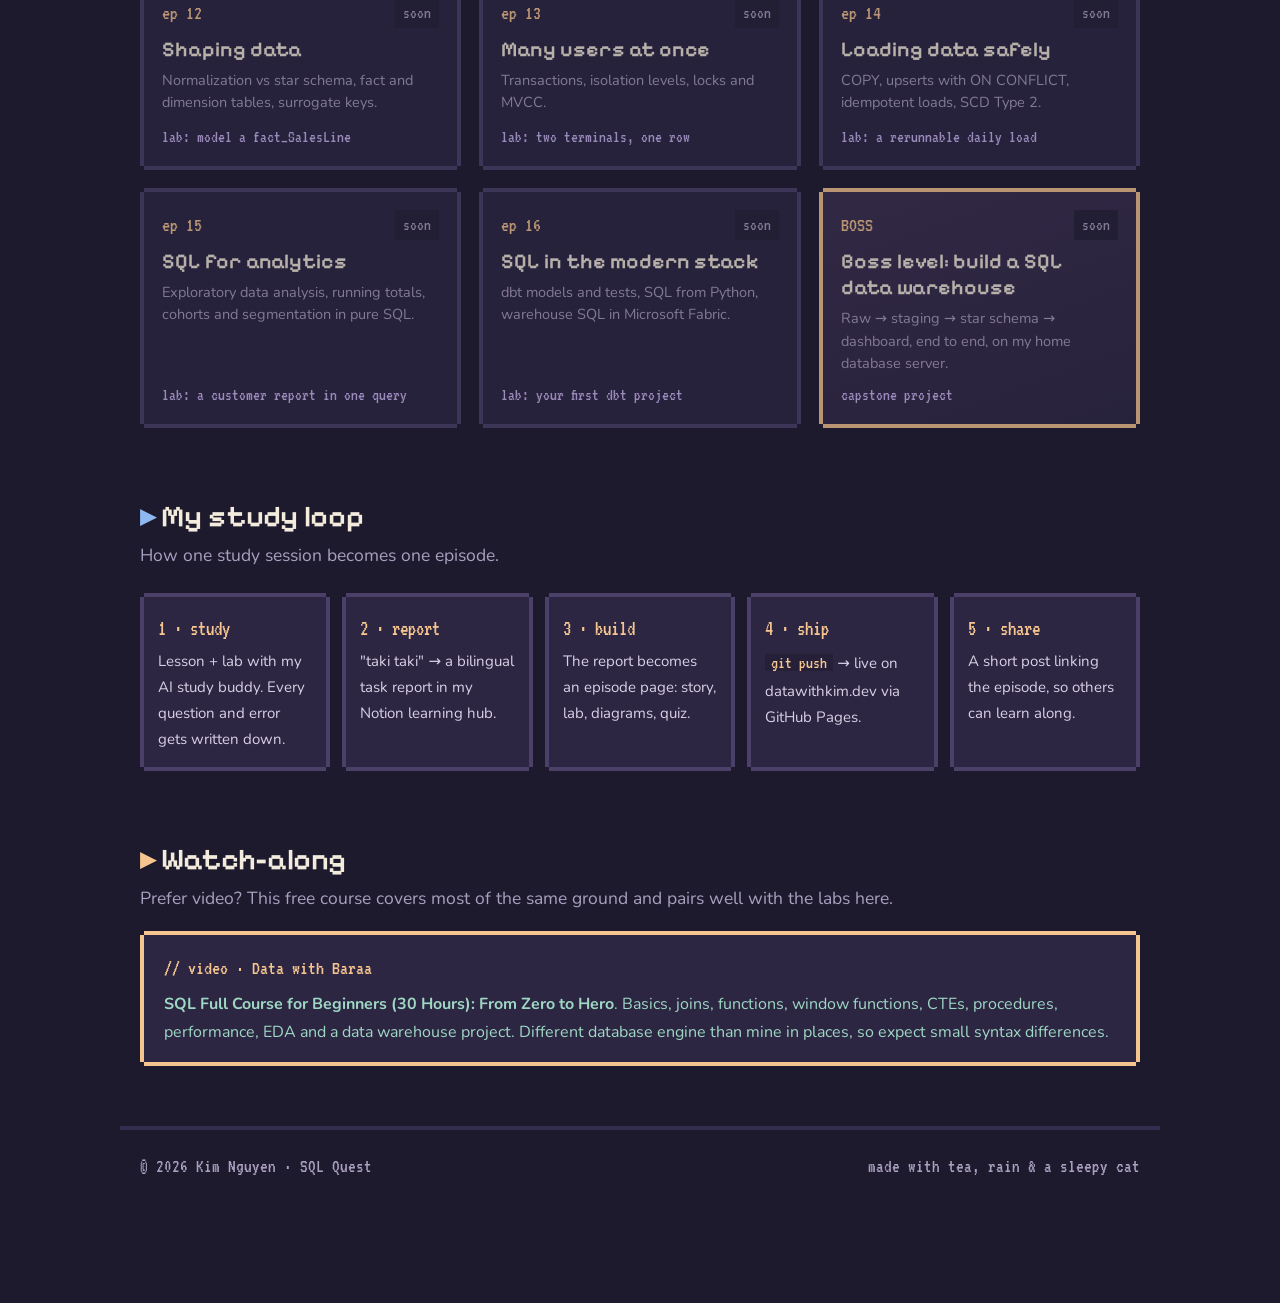
<file: sql/index.html>
<!DOCTYPE html>
<html lang="en">
<head>
  <meta charset="UTF-8">
  <meta name="viewport" content="width=device-width, initial-scale=1.0">
  <title>SQL Quest · learn SQL from zero to data engineer · Data with Kim</title>
  <meta name="description" content="Kim&#x27;s SQL study series: 21 episodes from your first SELECT to building a SQL data warehouse, with labs, diagrams, quizzes and a cat.">
  <link rel="preconnect" href="https://fonts.googleapis.com">
  <link rel="preconnect" href="https://fonts.gstatic.com" crossorigin>
  <link href="https://fonts.googleapis.com/css2?family=Pixelify+Sans:wght@400;600;700&family=VT323&family=Nunito:wght@400;600;700&display=swap" rel="stylesheet">
  <link rel="stylesheet" href="/assets/pixel-study.css?v=2">
  <script src="/assets/pixel-study.js?v=2" defer></script>
</head>
<body data-dock="on">

  <nav>
    <div class="wide">
      <a class="logo" href="/">datawithkim<b>.dev</b></a>
      <div class="nav-right">
        
        <a href="/sql/">SQL Quest</a>
        <a class="hide-sm" href="/#notes">← notes</a>
      </div>
    </div>
    <div class="track" aria-hidden="true"></div>
  </nav>

  <header class="wide hero">
    <div>
      <div class="chip">a study series by Kim · beginner → data engineer</div>
      <h1>SQL <span class="hl">Quest</span></h1>
      <p class="lead">I'm learning SQL in public, from my first <code>SELECT</code> to building a data warehouse. Every episode is one study session: a story, a hands-on lab, diagrams, a quiz, and a cat who sleeps through all of it.</p>
      <div class="meta"><span>21 episodes</span><span>·</span><span>3 worlds</span><span>·</span><span class="t">PostgreSQL</span></div>
      <div class="px progress-big" id="progress">
        <div class="cat-slot" data-cls="cat"></div>
        <div class="bar-outer"><div class="bar-inner" id="pbar"></div></div>
        <span class="lbl" id="plbl">0/21 episodes</span>
      </div>
    </div>
    <div>
      <div class="px scene-box"><div class="scene-slot"></div></div>
      <p class="scene-cap">the study room · open 24/7 · cat not included in the price</p>
    </div>
  </header>

  <div class="wide">
    <h2 class="section-title" style="--c: var(--mint)">How every episode works</h2>
    <p class="section-sub">Same shape every time, so you always know where you are.</p>
    <div class="anatomy">
      <div class="px" style="--c: var(--mint)"><b>📖 story</b>Each topic starts with the problem it solves, told like a game level, with a cliffhanger at the end.</div>
      <div class="px" style="--c: var(--sky)"><b>🧪 lab</b>Real commands on PostgreSQL with real output from my terminal, mistakes included.</div>
      <div class="px" style="--c: var(--lav)"><b>📊 diagrams</b>One picture per big idea: execution plans, joins, windows, before vs after.</div>
      <div class="px" style="--c: var(--peach)"><b>⚖️ compare</b>Side by side: RANK vs DENSE_RANK, Seq Scan vs Index Scan, PostgreSQL vs MySQL.</div>
      <div class="px" style="--c: var(--pink)"><b>🛠 DE angle</b>Where this shows up in real data pipelines and dashboards at work.</div>
      <div class="px" style="--c: var(--mint)"><b>💾 save points</b>Cat tips, hover-to-learn keywords, a glossary and a quiz to lock it in.</div>
    </div>
  </div>

  <div class="wide">

    <section class="world reveal" id="w1" style="--c: var(--mint)">
      <div class="world-head"><span class="wn">beginner</span><h2 class="section-title" style="margin:0">World 1 · Speak SQL</h2></div>
      <p class="world-sub">From your first SELECT to building your own tables. By the end you can answer real business questions on your own.</p>
      <div class="eps">
        <a class="px ep live" data-ep="ep00" href="/sql/ep00-story-of-sql/" style="--c: var(--mint)"><div class="num">ep 00<span class="st">play ▸</span></div><h3>A Short Story of SQL</h3><p>Why SQL exists: Codd, SEQUEL, the optimizer, and the language that refused to die.</p><span class="lab">no lab · history + quiz</span></a>
        <div class="px ep soon" data-ep="ep01" style="--c: var(--mint)"><div class="num">ep 01<span class="st">soon</span></div><h3>Your first query</h3><p>Install PostgreSQL + DBeaver, load a sample shop, and run SELECT, FROM and LIMIT.</p><span class="lab">lab: load the shop database</span></div>
        <div class="px ep soon" data-ep="ep02" style="--c: var(--mint)"><div class="num">ep 02<span class="st">soon</span></div><h3>Asking better questions</h3><p>WHERE, AND / OR, IN, BETWEEN, LIKE, ORDER BY, and the NULL trap.</p><span class="lab">lab: find the "lost" orders</span></div>
        <div class="px ep soon" data-ep="ep03" style="--c: var(--mint)"><div class="num">ep 03<span class="st">soon</span></div><h3>Tables that talk</h3><p>INNER / LEFT / FULL JOIN, anti-joins, and stacking results with UNION, INTERSECT, EXCEPT.</p><span class="lab">lab: customers who never ordered</span></div>
        <div class="px ep soon" data-ep="ep04" style="--c: var(--mint)"><div class="num">ep 04<span class="st">soon</span></div><h3>The function toolbox</h3><p>String, number and date functions, CASE logic, COALESCE and clean NULL handling.</p><span class="lab">lab: clean a messy customer list</span></div>
        <div class="px ep soon" data-ep="ep05" style="--c: var(--mint)"><div class="num">ep 05<span class="st">soon</span></div><h3>Counting things</h3><p>COUNT, SUM, AVG, GROUP BY, HAVING: turning rows into answers.</p><span class="lab">lab: revenue per country</span></div>
        <div class="px ep soon" data-ep="ep06" style="--c: var(--mint)"><div class="num">ep 06<span class="st">soon</span></div><h3>Build your own tables</h3><p>DDL vs DML, data types, PRIMARY / FOREIGN KEY, transactions with COMMIT and ROLLBACK.</p><span class="src">↳ my SQL2 notes</span><span class="lab">lab: design a mini retail schema</span></div>
      </div>
    </section>

    <section class="world reveal" id="w2" style="--c: var(--lav)">
      <div class="world-head"><span class="wn">intermediate</span><h2 class="section-title" style="margin:0">World 2 · Think like the database</h2></div>
      <p class="world-sub">Stop guessing why a query is slow or wrong. Learn what the engine actually does, and the tools pros use every day.</p>
      <div class="eps">
        <div class="px ep soon" data-ep="ep07" style="--c: var(--lav)"><div class="num">ep 07<span class="st">soon</span></div><h3>What happens after Enter</h3><p>Parser → optimizer → executor, execution order, and reading your first EXPLAIN.</p><span class="src">↳ my SQL2 notes</span><span class="lab">lab: EXPLAIN five queries</span></div>
        <div class="px ep soon" data-ep="ep08" style="--c: var(--lav)"><div class="num">ep 08<span class="st">soon</span></div><h3>Queries inside queries</h3><p>Subqueries, CTEs, WITH RECURSIVE, and temp tables.</p><span class="lab">lab: build an org chart</span></div>
        <a class="px ep live" data-ep="ep09a" href="/sql/ep09a-see-through-the-window/" style="--c: var(--lav)"><div class="num">ep 09a<span class="st">play ▸</span></div><h3>Window Saga 1 · See Through the Window</h3><p>Keep every row, still see the big picture: OVER, PARTITION BY, ORDER BY, frames and the 4 window rules.</p><span class="src">↳ studied 16 Nov 2026</span><span class="lab">lab: the three-level report</span></a>
        <a class="px ep live" data-ep="ep09b" href="/sql/ep09b-sum-it-up/" style="--c: var(--lav)"><div class="num">ep 09b<span class="st">play ▸</span></div><h3>Window Saga 2 · Sum It Up</h3><p>Totals that never forget the details: COUNT, SUM, AVG, MIN, MAX over windows, running and rolling totals.</p><span class="src">↳ studied 17 Nov 2026</span><span class="lab">lab: the data health check</span></a>
        <div class="px ep soon" data-ep="ep09c" style="--c: var(--lav)"><div class="num">ep 09c<span class="st">soon</span></div><h3>Window Saga 3 · Stand on the Podium</h3><p>Who's #1, and what happens on a tie? ROW_NUMBER, RANK, DENSE_RANK, NTILE, CUME_DIST, PERCENT_RANK.</p><span class="lab">lab: keep the latest, crown the best</span></div>
        <div class="px ep soon" data-ep="ep09d" style="--c: var(--lav)"><div class="num">ep 09d<span class="st">soon</span></div><h3>Window Saga 4 · Step Back, Step Ahead</h3><p>Compare today with yesterday: LAG, LEAD, FIRST_VALUE and LAST_VALUE.</p><span class="src">↳ my sql3 notes</span><span class="lab">lab: the price detective</span></div>
        <div class="px ep soon" data-ep="ep10" style="--c: var(--lav)"><div class="num">ep 10<span class="st">soon</span></div><h3>Code that lives in the DB</h3><p>Views, functions, stored procedures and triggers, and when not to use them.</p><span class="src">↳ my SQL2 notes</span><span class="lab">lab: an auto updated_at trigger</span></div>
        <div class="px ep soon" data-ep="ep11" style="--c: var(--lav)"><div class="num">ep 11<span class="st">soon</span></div><h3>Make it fast</h3><p>B-tree, composite, partial and GIN indexes, why an index is ignored, EXPLAIN ANALYZE.</p><span class="src">↳ my SQL_1 notes</span><span class="lab">lab: the 145× index, extended</span></div>
      </div>
    </section>

    <section class="world reveal" id="w3" style="--c: var(--peach)">
      <div class="world-head"><span class="wn">advanced</span><h2 class="section-title" style="margin:0">World 3 · SQL for Data Engineers</h2></div>
      <p class="world-sub">The SQL that runs pipelines: modeling, safe loading, concurrency, big tables and the modern data stack.</p>
      <div class="eps">
        <div class="px ep soon" data-ep="ep12" style="--c: var(--peach)"><div class="num">ep 12<span class="st">soon</span></div><h3>Shaping data</h3><p>Normalization vs star schema, fact and dimension tables, surrogate keys.</p><span class="lab">lab: model a fact_SalesLine</span></div>
        <div class="px ep soon" data-ep="ep13" style="--c: var(--peach)"><div class="num">ep 13<span class="st">soon</span></div><h3>Many users at once</h3><p>Transactions, isolation levels, locks and MVCC.</p><span class="lab">lab: two terminals, one row</span></div>
        <div class="px ep soon" data-ep="ep14" style="--c: var(--peach)"><div class="num">ep 14<span class="st">soon</span></div><h3>Loading data safely</h3><p>COPY, upserts with ON CONFLICT, idempotent loads, SCD Type 2.</p><span class="lab">lab: a rerunnable daily load</span></div>
        <div class="px ep soon" data-ep="ep15" style="--c: var(--peach)"><div class="num">ep 15<span class="st">soon</span></div><h3>SQL for analytics</h3><p>Exploratory data analysis, running totals, cohorts and segmentation in pure SQL.</p><span class="lab">lab: a customer report in one query</span></div>
        <div class="px ep soon" data-ep="ep16" style="--c: var(--peach)"><div class="num">ep 16<span class="st">soon</span></div><h3>SQL in the modern stack</h3><p>dbt models and tests, SQL from Python, warehouse SQL in Microsoft Fabric.</p><span class="lab">lab: your first dbt project</span></div>
        <div class="px ep soon boss" data-ep="boss" style="--c: var(--peach)"><div class="num">BOSS<span class="st">soon</span></div><h3>Boss level: build a SQL data warehouse</h3><p>Raw → staging → star schema → dashboard, end to end, on my home database server.</p><span class="lab">capstone project</span></div>
      </div>
    </section>

  </div>

  <div class="wide">
    <h2 class="section-title" style="--c: var(--sky)">My study loop</h2>
    <p class="section-sub">How one study session becomes one episode.</p>
    <div class="journey">
      <div class="px"><b>1 · study</b>Lesson + lab with my AI study buddy. Every question and error gets written down.</div>
      <div class="px"><b>2 · report</b>"taki taki" → a bilingual task report in my Notion learning hub.</div>
      <div class="px"><b>3 · build</b>The report becomes an episode page: story, lab, diagrams, quiz.</div>
      <div class="px"><b>4 · ship</b><code>git push</code> → live on datawithkim.dev via GitHub Pages.</div>
      <div class="px"><b>5 · share</b>A short post linking the episode, so others can learn along.</div>
    </div>

    <h2 class="section-title" style="--c: var(--peach)">Watch-along</h2>
    <p class="section-sub">Prefer video? This free course covers most of the same ground and pairs well with the labs here.</p>
    <a class="px lab" style="display:block; --b: var(--peach)" href="https://youtu.be/SSKVgrwhzus" target="_blank" rel="noopener">
      <span class="k" style="color:var(--peach)">// video · Data with Baraa</span>
      <p><strong>SQL Full Course for Beginners (30 Hours): From Zero to Hero</strong>. Basics, joins, functions, window functions, CTEs, procedures, performance, EDA and a data warehouse project. Different database engine than mine in places, so expect small syntax differences.</p>
    </a>
  </div>

  <footer>
    <div class="wide">
      <span>© <span id="yr">2026</span> Kim Nguyen · SQL Quest</span>
      <span>made with tea, rain &amp; a sleepy cat</span>
    </div>
  </footer>

  <script>
    document.addEventListener('DOMContentLoaded', function () {
      var done = 0, cards = document.querySelectorAll('.ep[data-ep]');
      cards.forEach(function (c) {
        if (window.SQLQuest && SQLQuest.isDone(c.dataset.ep)) {
          done++; c.classList.add('done'); var st = c.querySelector('.st'); if (st) st.textContent = 'cleared ✓';
        }
      });
      document.getElementById('pbar').style.width = (done / 21 * 100) + '%';
      document.getElementById('plbl').textContent = done + '/21 episodes';
    });
  </script>
</body>
</html>
</file>
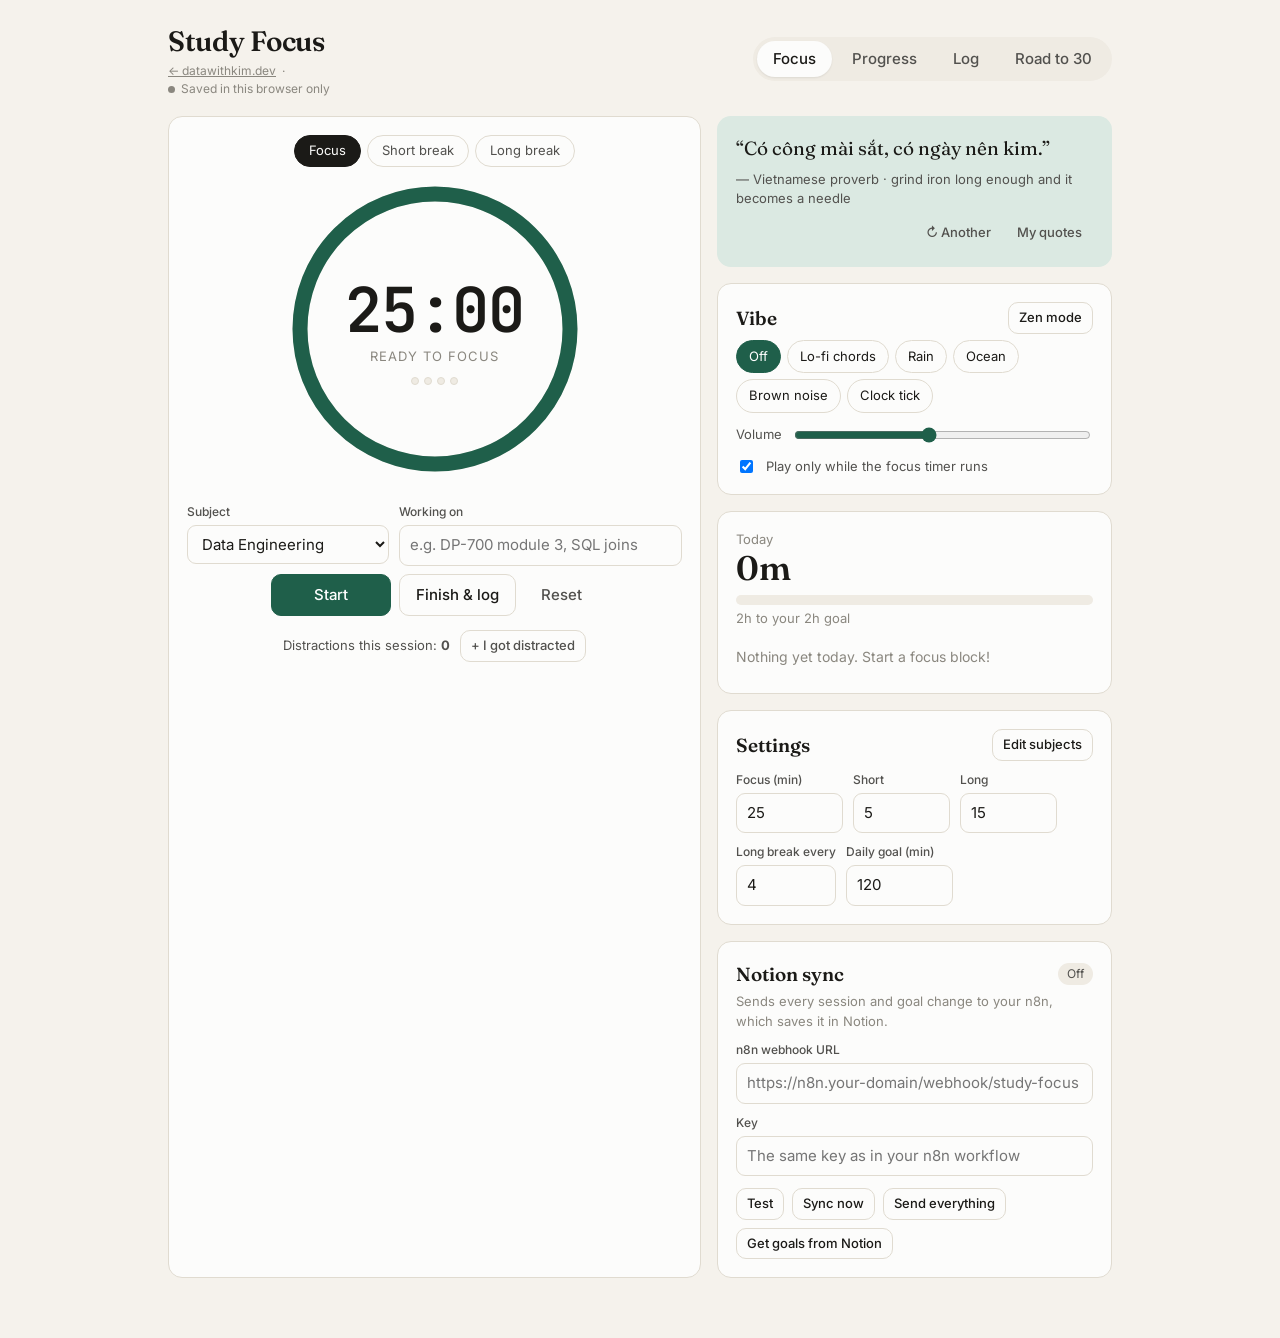
<file: study/index.html>
<!DOCTYPE html>
<html lang="en">
<head>
<meta charset="utf-8">
<meta name="viewport" content="width=device-width, initial-scale=1">
<title>Study Focus · datawithkim.dev</title>
<meta name="description" content="A focus timer, study tracker and study log.">
<link rel="preconnect" href="https://fonts.googleapis.com">
<link rel="stylesheet" href="https://fonts.googleapis.com/css2?family=Fraunces:opsz,wght@9..144,400;9..144,600&family=Inter:wght@400;500;600&family=JetBrains+Mono:wght@400;600&display=swap">
<style>
:root{
  color-scheme: light;
  --bg:#f5f2ec; --surface:#fcfcfb; --surface-2:#efebe3; --line:#e0dbd0;
  --ink:#1b1a17; --ink-2:#52514e; --ink-3:#8a877f;
  --accent:#1f5f4a; --accent-ink:#ffffff; --accent-soft:#dbe9e2;
  --break:#7a5a1f; --break-soft:#f1e6cf;
  --danger:#b3261e;
  --s1:#2a78d6; --s2:#eb6834; --s3:#1baf7a; --s4:#eda100; --s5:#e87ba4; --s6:#008300; --s7:#6250d6; --s8:#e34948;
  --radius:14px;
}
@media (prefers-color-scheme: dark){
  :root{
    color-scheme: dark;
    --bg:#121211; --surface:#1a1a19; --surface-2:#232321; --line:#33332f;
    --ink:#f0efec; --ink-2:#c3c2b7; --ink-3:#8d8c84;
    --accent:#5fbf9a; --accent-ink:#0d1f18; --accent-soft:#1f3a30;
    --break:#e0b860; --break-soft:#3a3020;
    --danger:#f2867f;
    --s1:#3987e5; --s2:#d95926; --s3:#199e70; --s4:#c98500; --s5:#d55181; --s6:#0ca30c; --s7:#9085e9; --s8:#e66767;
  }
}
*{box-sizing:border-box}
html,body{margin:0;background:var(--bg);color:var(--ink);font:15px/1.5 Inter,system-ui,sans-serif}
button,input,select,textarea{font:inherit;color:inherit}
.wrap{max-width:980px;margin:0 auto;padding:20px 18px 60px}
header{display:flex;align-items:center;justify-content:space-between;gap:12px;flex-wrap:wrap;margin-bottom:18px}
h1{font-family:Fraunces,Georgia,serif;font-weight:600;font-size:28px;margin:0;letter-spacing:-.01em}
h2{font-family:Fraunces,Georgia,serif;font-weight:600;font-size:19px;margin:0 0 12px}
.sync{font-size:12px;color:var(--ink-3);display:flex;align-items:center;gap:6px}
.dot{width:7px;height:7px;border-radius:50%;background:var(--ink-3)}
.dot.ok{background:var(--accent)}
nav.tabs{display:flex;gap:4px;background:var(--surface-2);padding:4px;border-radius:999px}
nav.tabs button{border:0;background:transparent;padding:7px 16px;border-radius:999px;cursor:pointer;color:var(--ink-2);font-weight:500}
nav.tabs button[aria-selected="true"]{background:var(--surface);color:var(--ink);box-shadow:0 1px 2px rgba(0,0,0,.08)}
.card{background:var(--surface);border:1px solid var(--line);border-radius:var(--radius);padding:18px}
.grid{display:grid;gap:16px}
.g-stats{grid-template-columns:repeat(2,1fr)}
@media(min-width:820px){.g-focus{grid-template-columns:1.35fr 1fr}.g-stats{grid-template-columns:repeat(4,1fr)}}
.btn{border:1px solid var(--line);background:var(--surface);padding:9px 16px;border-radius:10px;cursor:pointer;font-weight:500}
.btn:hover{background:var(--surface-2)}
.btn.primary{background:var(--accent);color:var(--accent-ink);border-color:var(--accent)}
.btn.primary:hover{filter:brightness(1.07)}
.btn.ghost{border-color:transparent;background:transparent;color:var(--ink-2)}
.btn.small{padding:5px 10px;font-size:13px}
.btn.danger{color:var(--danger)}
.btn:disabled{opacity:.45;cursor:default}
label.f{display:block;font-size:12px;color:var(--ink-2);margin:10px 0 4px;font-weight:500}
input[type=text],input[type=password],input[type=number],input[type=date],input[type=time],select,textarea{width:100%;background:var(--surface);border:1px solid var(--line);border-radius:9px;padding:8px 10px}
textarea{min-height:70px;resize:vertical}
input:focus,select:focus,textarea:focus,button:focus-visible{outline:2px solid var(--accent);outline-offset:1px}

/* timer */
.modes{display:flex;gap:6px;justify-content:center;margin-bottom:6px}
.modes button{border:1px solid var(--line);background:transparent;border-radius:999px;padding:5px 14px;cursor:pointer;font-size:13px;color:var(--ink-2)}
.modes button.on{background:var(--ink);color:var(--surface);border-color:var(--ink)}
.timer{position:relative;width:min(300px,78vw);aspect-ratio:1;margin:12px auto 8px}
.timer svg{width:100%;height:100%;transform:rotate(-90deg)}
.timer .track{stroke:var(--surface-2)}
.timer .prog{stroke:var(--accent);transition:stroke-dashoffset .3s linear}
.timer.brk .prog{stroke:var(--break)}
.timer .center{position:absolute;inset:0;display:flex;flex-direction:column;align-items:center;justify-content:center;text-align:center}
.time{font-family:"JetBrains Mono",ui-monospace,monospace;font-size:clamp(44px,12vw,62px);font-weight:600;letter-spacing:-.02em;line-height:1}
.phase{font-size:13px;color:var(--ink-3);margin-top:6px;text-transform:uppercase;letter-spacing:.08em}
.cycle{display:flex;gap:5px;justify-content:center;margin-top:10px}
.cycle i{width:8px;height:8px;border-radius:50%;background:var(--surface-2);border:1px solid var(--line)}
.cycle i.done{background:var(--accent);border-color:var(--accent)}
.controls{display:flex;gap:8px;justify-content:center;flex-wrap:wrap;margin-top:8px}
.controls .btn.primary{min-width:120px}
.distract{display:flex;align-items:center;justify-content:center;gap:10px;margin-top:14px;font-size:13px;color:var(--ink-2)}
.pill{display:inline-flex;align-items:center;gap:6px;padding:2px 9px;border-radius:999px;background:var(--surface-2);font-size:12px;color:var(--ink-2)}
.sw{width:9px;height:9px;border-radius:3px;display:inline-block;flex:none}

/* today panel */
.goalbar{height:10px;background:var(--surface-2);border-radius:99px;overflow:hidden;margin:8px 0 4px}
.goalbar div{height:100%;background:var(--accent);border-radius:99px;transition:width .4s}
.big{font-family:Fraunces,Georgia,serif;font-size:34px;font-weight:600;line-height:1.1}
.muted{color:var(--ink-3);font-size:13px}
.todaylist{list-style:none;margin:10px 0 0;padding:0;max-height:240px;overflow:auto}
.todaylist li{display:flex;justify-content:space-between;gap:8px;padding:8px 0;border-top:1px solid var(--line);font-size:14px}
.stat .lbl{font-size:12px;color:var(--ink-2);font-weight:500}
.stat .val{font-family:Fraunces,Georgia,serif;font-size:28px;font-weight:600;margin-top:2px}
.stat .sub{font-size:12px;color:var(--ink-3)}

/* chart */
.legend{display:flex;flex-wrap:wrap;gap:6px 14px;font-size:12px;color:var(--ink-2);margin:4px 0 10px}
.legend span{display:inline-flex;align-items:center;gap:6px}
.chart{position:relative}
.chart svg{display:block;width:100%;height:auto;overflow:visible}
.chart .axis{fill:var(--ink-3);font-size:11px;font-family:Inter,sans-serif}
.chart .grid line{stroke:var(--line);stroke-width:1}
.tip{position:absolute;pointer-events:none;background:var(--ink);color:var(--surface);padding:8px 10px;border-radius:8px;font-size:12px;line-height:1.45;opacity:0;transition:opacity .12s;white-space:nowrap;z-index:5}
.tip .sw{margin-right:5px}
.hbar{display:grid;grid-template-columns:minmax(90px,170px) 1fr 70px;align-items:center;gap:10px;padding:6px 0;font-size:14px}
.hbar .track{height:12px;background:var(--surface-2);border-radius:4px;overflow:hidden}
.hbar .fill{height:100%;border-radius:0 4px 4px 0}
.hbar .v{text-align:right;color:var(--ink-2);font-variant-numeric:tabular-nums}

/* log */
.toolbar{display:flex;gap:8px;flex-wrap:wrap;align-items:center;margin-bottom:12px}
.toolbar select{width:auto}
.day{margin-top:16px}
.dayhead{display:flex;justify-content:space-between;font-size:13px;color:var(--ink-2);font-weight:600;padding-bottom:6px;border-bottom:1px solid var(--line)}
.entry{display:grid;grid-template-columns:70px 1fr auto;gap:12px;padding:10px 0;border-bottom:1px solid var(--line);align-items:start}
.entry .t{font-family:"JetBrains Mono",monospace;font-size:13px;color:var(--ink-2)}
.entry .main{min-width:0}
.entry .title{font-weight:500}
.entry .note{color:var(--ink-2);font-size:13px;white-space:pre-wrap;margin-top:2px}
.entry .meta{display:flex;gap:6px;flex-wrap:wrap;margin-top:4px}
.entry .right{text-align:right;font-variant-numeric:tabular-nums;font-weight:600}
.stars{color:var(--accent);letter-spacing:1px}
.empty{padding:30px 10px;text-align:center;color:var(--ink-3)}

/* dialog */
.overlay{position:fixed;inset:0;background:rgba(0,0,0,.42);display:none;align-items:center;justify-content:center;padding:16px;z-index:20}
.overlay.open{display:flex}
.dialog{background:var(--surface);border-radius:16px;padding:20px;width:100%;max-width:440px;max-height:92vh;overflow:auto;border:1px solid var(--line)}
.dialog .row{display:flex;gap:10px}
.dialog .row>div{flex:1}
.rate{display:flex;gap:6px;margin-top:4px}
.rate button{flex:1;border:1px solid var(--line);background:var(--surface);border-radius:8px;padding:7px 0;cursor:pointer;font-size:13px}
.rate button.on{background:var(--accent);color:var(--accent-ink);border-color:var(--accent)}
.actions{display:flex;justify-content:flex-end;gap:8px;margin-top:16px}
.subjrow{display:flex;align-items:center;gap:8px;padding:6px 0;border-bottom:1px solid var(--line)}
.subjrow input{flex:1}
.quote{position:relative;background:var(--accent-soft);border-color:transparent}
.quote blockquote{margin:0;font-family:Fraunces,Georgia,serif;font-size:19px;line-height:1.4;font-weight:400}
.quote .by{margin-top:8px;font-size:13px;color:var(--ink-2)}
.quote .qbar{display:flex;gap:4px;justify-content:flex-end;margin-top:8px}
.qrow{display:flex;gap:8px;align-items:flex-start;padding:8px 0;border-bottom:1px solid var(--line)}
.qrow .qt{flex:1;font-size:14px}
.qrow .qt small{display:block;color:var(--ink-3)}
.vibes{display:flex;flex-wrap:wrap;gap:6px;margin-top:6px}
.vibes button{border:1px solid var(--line);background:var(--surface);border-radius:999px;padding:6px 12px;cursor:pointer;font-size:13px}
.vibes button.on{background:var(--accent);color:var(--accent-ink);border-color:var(--accent)}
.vrow{display:flex;align-items:center;gap:10px;margin-top:12px;font-size:13px;color:var(--ink-2)}
.vrow input[type=range]{flex:1;accent-color:var(--accent)}
.eq{display:inline-flex;gap:2px;align-items:flex-end;height:12px;margin-left:6px;vertical-align:-1px}
.eq i{width:3px;background:currentColor;border-radius:1px;animation:eq 1s ease-in-out infinite}
.eq i:nth-child(2){animation-delay:.2s}.eq i:nth-child(3){animation-delay:.4s}
@keyframes eq{0%,100%{height:3px}50%{height:12px}}
/* zen */
#zen{position:fixed;inset:0;z-index:15;display:none;flex-direction:column;align-items:center;justify-content:center;gap:18px;padding:24px;text-align:center;color:#f4f1ea;
  background:linear-gradient(130deg,#1d3b33,#2b2f4a,#3d2c3e,#1f3a40);background-size:400% 400%;animation:drift 40s ease infinite}
#zen.open{display:flex}
@keyframes drift{0%{background-position:0% 50%}50%{background-position:100% 50%}100%{background-position:0% 50%}}
#zen .ztime{font-family:"JetBrains Mono",monospace;font-size:clamp(64px,17vw,140px);font-weight:600;letter-spacing:-.03em;line-height:1}
#zen .zphase{text-transform:uppercase;letter-spacing:.2em;font-size:13px;opacity:.7}
#zen .zquote{max-width:620px;font-family:Fraunces,Georgia,serif;font-size:clamp(17px,2.4vw,22px);opacity:.88;line-height:1.45}
#zen .zby{font-size:13px;opacity:.6;margin-top:6px;font-family:Inter,sans-serif}
#zen .zbtns{display:flex;gap:10px;flex-wrap:wrap;justify-content:center}
#zen .zbtns button{background:rgba(255,255,255,.12);color:#f4f1ea;border:1px solid rgba(255,255,255,.22);border-radius:999px;padding:9px 18px;cursor:pointer}
#zen .zbtns button:hover{background:rgba(255,255,255,.2)}
#zen .breathe{width:14px;height:14px;border-radius:50%;background:rgba(255,255,255,.55);animation:breathe 8s ease-in-out infinite}
@keyframes breathe{0%,100%{transform:scale(1);opacity:.35}50%{transform:scale(2.6);opacity:.8}}
@media (prefers-reduced-motion: reduce){#zen,#zen .breathe,.eq i{animation:none}}
.r30hero{display:grid;gap:16px;align-items:center}
@media(min-width:820px){.r30hero{grid-template-columns:1.2fr 1fr 1fr}}
.r30big{font-family:Fraunces,Georgia,serif;font-size:52px;font-weight:600;line-height:1}
.yearbar{height:10px;background:var(--surface-2);border-radius:99px;overflow:hidden;margin:10px 0 4px;position:relative}
.yearbar div{height:100%;background:var(--accent);border-radius:99px}
.goals{display:grid;gap:14px}
@media(min-width:720px){.goals{grid-template-columns:1fr 1fr}}
.goal{display:flex;flex-direction:column;gap:8px}
.goal.done{opacity:.7}
.goal .gt{font-weight:600;font-size:16px;line-height:1.3}
.goal .gm{display:flex;gap:6px;flex-wrap:wrap;align-items:center}
.goal .gbar{height:8px;background:var(--surface-2);border-radius:99px;overflow:hidden}
.goal .gbar div{height:100%;background:var(--accent);border-radius:99px;transition:width .3s}
.steps{list-style:none;margin:0;padding:0}
.steps li{display:flex;gap:8px;align-items:flex-start;padding:4px 0;font-size:14px}
.steps li input{margin-top:3px;accent-color:var(--accent);width:16px;height:16px;flex:none}
.steps li.ok span{text-decoration:line-through;color:var(--ink-3)}
.pill.warn{background:var(--break-soft);color:var(--break)}
.areafilter{display:flex;gap:6px;flex-wrap:wrap}
.areafilter button{border:1px solid var(--line);background:var(--surface);border-radius:999px;padding:5px 12px;cursor:pointer;font-size:13px}
.areafilter button.on{background:var(--ink);color:var(--surface);border-color:var(--ink)}
.toast{position:fixed;bottom:18px;left:50%;transform:translateX(-50%);background:var(--ink);color:var(--surface);padding:9px 16px;border-radius:10px;font-size:14px;opacity:0;transition:opacity .2s;pointer-events:none;z-index:30}
.toast.show{opacity:1}
.hidden{display:none!important}
.sr{position:absolute;width:1px;height:1px;overflow:hidden;clip:rect(0 0 0 0)}
table.tv{width:100%;border-collapse:collapse;font-size:13px;margin-top:10px}
table.tv th,table.tv td{text-align:left;padding:4px 6px;border-bottom:1px solid var(--line)}
table.tv td.n{text-align:right;font-variant-numeric:tabular-nums}
</style>
</head>
<body>
<div class="wrap">
  <header>
    <div>
      <h1>Study Focus</h1>
      <div class="sync"><a href="/" style="color:inherit">← datawithkim.dev</a> ·</div>
      <div class="sync"><span class="dot" id="syncDot"></span><span id="syncTxt">Connecting…</span></div>
    </div>
    <nav class="tabs" role="tablist">
      <button role="tab" data-tab="focus" aria-selected="true">Focus</button>
      <button role="tab" data-tab="track" aria-selected="false">Progress</button>
      <button role="tab" data-tab="log" aria-selected="false">Log</button>
      <button role="tab" data-tab="r30" aria-selected="false">Road to 30</button>
    </nav>
  </header>

  <!-- FOCUS -->
  <section id="tab-focus" class="grid g-focus">
    <div class="card">
      <div class="modes" id="modes">
        <button data-mode="focus" class="on">Focus</button>
        <button data-mode="short">Short break</button>
        <button data-mode="long">Long break</button>
      </div>
      <div class="timer" id="timerBox">
        <svg viewBox="0 0 120 120" aria-hidden="true">
          <circle class="track" cx="60" cy="60" r="54" fill="none" stroke-width="6"/>
          <circle class="prog" id="ring" cx="60" cy="60" r="54" fill="none" stroke-width="6" stroke-linecap="round" stroke-dasharray="339.29" stroke-dashoffset="0"/>
        </svg>
        <div class="center">
          <div class="time" id="time" aria-live="off">25:00</div>
          <div class="phase" id="phase">Ready to focus</div>
          <div class="cycle" id="cycle"></div>
        </div>
      </div>
      <div class="row" style="display:flex;gap:10px">
        <div style="flex:1"><label class="f" for="subj">Subject</label><select id="subj"></select></div>
        <div style="flex:1.4"><label class="f" for="task">Working on</label><input type="text" id="task" placeholder="e.g. DP-700 module 3, SQL joins" maxlength="120"></div>
      </div>
      <div class="controls">
        <button class="btn primary" id="startBtn">Start</button>
        <button class="btn" id="finishBtn" title="Stop now and log the time studied">Finish &amp; log</button>
        <button class="btn ghost" id="resetBtn">Reset</button>
      </div>
      <div class="distract" id="distractRow">
        <span>Distractions this session: <b id="dcount">0</b></span>
        <button class="btn small" id="distractBtn" title="Tap whenever your mind wanders or you check your phone">+ I got distracted</button>
      </div>
    </div>

    <div class="grid" style="align-content:start">
      <div class="card quote" id="quoteCard">
        <blockquote id="qText"></blockquote>
        <div class="by" id="qBy"></div>
        <div class="qbar">
          <button class="btn small ghost" id="qNext" title="Show another quote">↻ Another</button>
          <button class="btn small ghost" id="qEdit">My quotes</button>
        </div>
      </div>
      <div class="card">
        <div style="display:flex;justify-content:space-between;align-items:center">
          <h2 style="margin:0">Vibe <span id="vibeEq" class="eq hidden"><i></i><i></i><i></i></span></h2>
          <button class="btn small" id="zenBtn" title="Hide everything except the timer">Zen mode</button>
        </div>
        <div class="vibes" id="vibes">
          <button data-v="off" class="on">Off</button>
          <button data-v="lofi">Lo-fi chords</button>
          <button data-v="rain">Rain</button>
          <button data-v="ocean">Ocean</button>
          <button data-v="brown">Brown noise</button>
          <button data-v="clock">Clock tick</button>
        </div>
        <div class="vrow"><span>Volume</span><input type="range" id="vibeVol" min="0" max="100" value="45" aria-label="Background sound volume"></div>
        <label class="vrow" style="cursor:pointer"><input type="checkbox" id="vibeOnlyFocus" checked> Play only while the focus timer runs</label>
      </div>
      <div class="card">
        <div class="muted">Today</div>
        <div class="big" id="todayTotal">0m</div>
        <div class="goalbar"><div id="goalFill" style="width:0"></div></div>
        <div class="muted" id="goalTxt"></div>
        <ul class="todaylist" id="todayList"></ul>
      </div>
      <div class="card">
        <div style="display:flex;justify-content:space-between;align-items:center">
          <h2 style="margin:0">Settings</h2>
          <button class="btn small" id="subjBtn">Edit subjects</button>
        </div>
        <div class="row" style="display:flex;gap:10px">
          <div><label class="f" for="setFocus">Focus (min)</label><input type="number" id="setFocus" min="1" max="180"></div>
          <div><label class="f" for="setShort">Short</label><input type="number" id="setShort" min="1" max="60"></div>
          <div><label class="f" for="setLong">Long</label><input type="number" id="setLong" min="1" max="90"></div>
        </div>
        <div class="row" style="display:flex;gap:10px">
          <div><label class="f" for="setEvery">Long break every</label><input type="number" id="setEvery" min="2" max="10"></div>
          <div><label class="f" for="setGoal">Daily goal (min)</label><input type="number" id="setGoal" min="10" max="900" step="5"></div>
        </div>
      </div>
      <div class="card" id="syncCard">
        <div style="display:flex;justify-content:space-between;align-items:center;gap:8px">
          <h2 style="margin:0">Notion sync</h2><span class="pill" id="syncState">Off</span>
        </div>
        <div class="muted" style="margin-top:4px">Sends every session and goal change to your n8n, which saves it in Notion.</div>
        <label class="f" for="syncUrl">n8n webhook URL</label>
        <input type="text" id="syncUrl" placeholder="https://n8n.your-domain/webhook/study-focus" autocomplete="off" spellcheck="false">
        <label class="f" for="syncKey">Key</label>
        <input type="password" id="syncKey" placeholder="The same key as in your n8n workflow" autocomplete="off">
        <div class="controls" style="justify-content:flex-start;margin-top:12px">
          <button class="btn small" id="syncTest">Test</button>
          <button class="btn small" id="syncNow">Sync now</button>
          <button class="btn small" id="syncAll" title="Send all sessions and goals already in the app">Send everything</button>
          <button class="btn small" id="syncPull">Get goals from Notion</button>
        </div>
      </div>
    </div>
  </section>

  <!-- PROGRESS -->
  <section id="tab-track" class="grid hidden">
    <div class="grid g-stats">
      <div class="card stat"><div class="lbl">Today</div><div class="val" id="stToday">0m</div><div class="sub" id="stTodaySub"></div></div>
      <div class="card stat"><div class="lbl">This week</div><div class="val" id="stWeek">0m</div><div class="sub" id="stWeekSub"></div></div>
      <div class="card stat"><div class="lbl">Streak</div><div class="val" id="stStreak">0 days</div><div class="sub" id="stStreakSub"></div></div>
      <div class="card stat"><div class="lbl">Avg focus rating</div><div class="val" id="stRate">–</div><div class="sub" id="stRateSub">last 14 days</div></div>
    </div>
    <div class="card">
      <div style="display:flex;justify-content:space-between;align-items:center;gap:10px;flex-wrap:wrap">
        <h2 style="margin:0">Minutes studied per day</h2>
        <div style="display:flex;gap:6px;align-items:center">
          <select id="rangeSel" style="width:auto"><option value="14">Last 14 days</option><option value="30">Last 30 days</option></select>
          <button class="btn small" id="tableToggle">Table</button>
        </div>
      </div>
      <div class="legend" id="legend"></div>
      <div class="chart" id="chart"><div class="tip" id="tip"></div></div>
      <div id="tableView" class="hidden"></div>
    </div>
    <div class="card">
      <h2>By subject <span class="muted" id="bySubjRange" style="font-family:Inter;font-weight:400;font-size:13px"></span></h2>
      <div id="bySubj"></div>
    </div>
  </section>

  <!-- LOG -->
  <section id="tab-log" class="hidden">
    <div class="card">
      <div class="toolbar">
        <h2 style="margin:0;flex:1">Study record</h2>
        <select id="logFilter"></select>
        <button class="btn small" id="addManual">+ Add entry</button>
        <button class="btn small" id="copyCsv">Copy CSV</button>
      </div>
      <div id="logList"></div>
    </div>
  </section>
  <!-- ROAD TO 30 -->
  <section id="tab-r30" class="grid hidden">
    <div class="card r30hero">
      <div>
        <div class="muted">Days until you turn 30</div>
        <div class="r30big" id="r30Days">–</div>
        <div class="muted" id="r30Sub"></div>
      </div>
      <div>
        <div class="muted" id="r30YearLbl">Your year</div>
        <div class="yearbar"><div id="r30YearFill" style="width:0"></div></div>
        <div class="muted" id="r30YearTxt"></div>
      </div>
      <div>
        <div class="muted">Goal steps done</div>
        <div class="big" id="r30Steps">0 / 0</div>
        <div class="muted" id="r30Hours"></div>
        <button class="btn small ghost" id="r30BdayBtn" style="padding-left:0">Change birthday</button>
      </div>
    </div>
    <div class="toolbar" style="margin:0">
      <div class="areafilter" id="r30Areas" style="flex:1"></div>
      <button class="btn small" id="r30Pull" title="Load your goals from Notion">Get goals from Notion</button>
      <button class="btn small" id="r30Add">+ Add goal</button>
    </div>
    <div class="goals" id="r30Goals"></div>
  </section>
</div>

<!-- Goal dialog -->
<div class="overlay" id="goalDlg" role="dialog" aria-modal="true" aria-labelledby="goalTitle">
  <div class="dialog">
    <h2 id="goalTitle">Goal</h2>
    <label class="f" for="gName">Goal</label><input type="text" id="gName" maxlength="100">
    <div class="row">
      <div><label class="f" for="gArea">Area</label><select id="gArea"></select></div>
      <div><label class="f" for="gDue">Target date</label><input type="date" id="gDue"></div>
    </div>
    <div class="row">
      <div><label class="f" for="gSubj">Count study time from</label><select id="gSubj"></select></div>
      <div><label class="f" for="gHours">Hours target (optional)</label><input type="number" id="gHours" min="0" max="2000"></div>
    </div>
    <label class="f" for="gSteps">Steps — one per line</label>
    <textarea id="gSteps" style="min-height:120px" placeholder="Book the exam&#10;Finish practice tests&#10;Pass"></textarea>
    <div class="actions">
      <button class="btn danger" id="gDelete">Delete</button>
      <span style="flex:1"></span>
      <button class="btn ghost" id="gCancel">Cancel</button>
      <button class="btn primary" id="gSave">Save</button>
    </div>
  </div>
</div>

<!-- Birthday dialog -->
<div class="overlay" id="bdayDlg" role="dialog" aria-modal="true">
  <div class="dialog" style="max-width:360px">
    <h2>Your 30th birthday</h2>
    <label class="f" for="bdayInput">Date you turn 30</label><input type="date" id="bdayInput">
    <div class="actions"><button class="btn ghost" id="bdayCancel">Cancel</button><button class="btn primary" id="bdaySave">Save</button></div>
  </div>
</div>
<!-- Session dialog -->
<div class="overlay" id="sessDlg" role="dialog" aria-modal="true" aria-labelledby="sessTitle">
  <div class="dialog">
    <h2 id="sessTitle">Log session</h2>
    <div class="row">
      <div><label class="f" for="dDate">Date</label><input type="date" id="dDate"></div>
      <div><label class="f" for="dTime">Start time</label><input type="time" id="dTime"></div>
      <div><label class="f" for="dMin">Minutes</label><input type="number" id="dMin" min="1" max="600"></div>
    </div>
    <label class="f" for="dSubj">Subject</label><select id="dSubj"></select>
    <label class="f" for="dTask">Working on</label><input type="text" id="dTask" maxlength="120">
    <label class="f">How focused were you?</label>
    <div class="rate" id="dRate">
      <button data-r="1">1</button><button data-r="2">2</button><button data-r="3">3</button><button data-r="4">4</button><button data-r="5">5</button>
    </div>
    <label class="f" for="dNote">Notes — what did you learn / what's next?</label>
    <textarea id="dNote" maxlength="2000" placeholder="Key takeaways, questions, where to pick up next time"></textarea>
    <div class="actions">
      <button class="btn danger hidden" id="dDelete">Delete</button>
      <span style="flex:1"></span>
      <button class="btn ghost" id="dCancel">Cancel</button>
      <button class="btn primary" id="dSave">Save</button>
    </div>
  </div>
</div>

<!-- Subjects dialog -->
<div class="overlay" id="subjDlg" role="dialog" aria-modal="true" aria-labelledby="subjTitle">
  <div class="dialog">
    <h2 id="subjTitle">Subjects</h2>
    <div class="muted">Up to 8 subjects, each keeps its own colour. Removing one keeps its past sessions.</div>
    <div id="subjList" style="margin-top:8px"></div>
    <div style="display:flex;gap:8px;margin-top:10px">
      <input type="text" id="newSubj" placeholder="New subject" maxlength="40">
      <button class="btn" id="addSubj">Add</button>
    </div>
    <div class="actions"><button class="btn primary" id="subjDone">Done</button></div>
  </div>
</div>

<!-- Quotes dialog -->
<div class="overlay" id="quoteDlg" role="dialog" aria-modal="true" aria-labelledby="quoteTitle">
  <div class="dialog">
    <h2 id="quoteTitle">My quotes</h2>
    <div class="muted">A random one shows each time you start a focus block.</div>
    <div id="quoteList" style="margin-top:8px;max-height:45vh;overflow:auto"></div>
    <label class="f" for="newQuote">New quote</label>
    <textarea id="newQuote" maxlength="400" style="min-height:60px" placeholder="Write a quote that keeps you going"></textarea>
    <label class="f" for="newQuoteBy">Who said it (optional)</label>
    <input type="text" id="newQuoteBy" maxlength="80" placeholder="e.g. Me, Mom, a proverb">
    <div class="actions"><button class="btn" id="addQuote">Add quote</button><button class="btn primary" id="quoteDone">Done</button></div>
  </div>
</div>

<!-- Confirm dialog -->
<div class="overlay" id="confDlg" role="dialog" aria-modal="true">
  <div class="dialog" style="max-width:360px">
    <p id="confTxt" style="margin-top:0"></p>
    <div class="actions"><button class="btn ghost" id="confNo">Cancel</button><button class="btn primary" id="confYes">Confirm</button></div>
  </div>
</div>

<div id="zen" role="dialog" aria-modal="true" aria-label="Zen mode">
  <div class="breathe" aria-hidden="true"></div>
  <div class="zphase" id="zPhase">Focusing</div>
  <div class="ztime" id="zTime">25:00</div>
  <div><div class="zquote" id="zQuote"></div><div class="zby" id="zBy"></div></div>
  <div class="zbtns"><button id="zStart">Pause</button><button id="zVibe">Sound: Off</button><button id="zExit">Exit zen</button></div>
</div>
<div class="toast" id="toast"></div>

<script>
(function(){
"use strict";
const $ = s => document.querySelector(s);
const $$ = s => Array.from(document.querySelectorAll(s));
const SLOTS = 8;
const DEFAULT_SETTINGS = {
  subjects: [
    {id:"s1", name:"Data Engineering", slot:1},
    {id:"s2", name:"Microsoft certification", slot:2},
    {id:"s3", name:"Italian", slot:3},
    {id:"s4", name:"Driving theory", slot:4}
  ],
  focusMin:25, shortMin:5, longMin:15, longEvery:4, goalMin:120
};
const DEFAULT_BIRTHDAY = null;
const AREAS = ["Career","Learning","Life","Health","Money","Travel"];
const g_ = (id,title,area,subject,due,steps,hours)=>({id,title,area,subject:subject||"",due:due||"",hours:hours||0,steps:steps.map((t,i)=>({id:id+"-"+i,text:t,done:false}))});
const DEFAULT_GOALS = [];
const getGoals = () => Array.isArray(settings.goals) ? settings.goals : DEFAULT_GOALS;
const getBirthday = () => settings.birthday!==undefined ? settings.birthday : DEFAULT_BIRTHDAY;
let r30Area = "";
const DEFAULT_QUOTES = [
  {id:"q1", text:"Có công mài sắt, có ngày nên kim.", by:"Vietnamese proverb · grind iron long enough and it becomes a needle"},
  {id:"q2", text:"Chi va piano va sano e va lontano.", by:"Italian proverb · slow and steady goes far"},
  {id:"q3", text:"Học, học nữa, học mãi.", by:"Vietnamese saying · study, study more, study forever"},
  {id:"q4", text:"One focused block today beats a perfect plan for tomorrow.", by:""},
  {id:"q5", text:"Small sessions, done every day, become a skill.", by:""},
  {id:"q6", text:"You don't have to feel ready. You just have to start the timer.", by:""}
];
const getQuotes = () => Array.isArray(settings.quotes) ? settings.quotes : DEFAULT_QUOTES;
let qIdx = -1;
function nextQuote(){
  const q=getQuotes(); if(!q.length){ qIdx=-1; renderQuote(); return; }
  let n=Math.floor(Math.random()*q.length); if(q.length>1 && n===qIdx) n=(n+1)%q.length;
  qIdx=n; try{ localStorage.setItem("study-focus-q", String(n)); }catch(e){} renderQuote();
}
function renderQuote(){
  const q=getQuotes();
  if(qIdx<0 || qIdx>=q.length){ try{ const v=parseInt(localStorage.getItem("study-focus-q"),10); qIdx = (v>=0 && v<q.length)? v : (q.length?0:-1); }catch(e){ qIdx=q.length?0:-1; } }
  const cur=q[qIdx];
  $("#qText").textContent = cur ? "“"+cur.text+"”" : "Add your own quotes to see them here.";
  $("#qBy").textContent = cur && cur.by ? "— "+cur.by : "";
  $("#qNext").disabled = q.length<2;
  if(typeof renderZen==="function") renderZen();
}
function renderQuoteList(){
  const q=getQuotes();
  $("#quoteList").innerHTML = q.length ? q.map(x=>'<div class="qrow"><div class="qt">'+esc(x.text)+(x.by?'<small>— '+esc(x.by)+'</small>':'')+'</div><button class="btn small ghost danger" data-qdel="'+esc(x.id)+'">Remove</button></div>').join("") : '<div class="muted" style="padding:8px 0">No quotes yet.</div>';
}

/* ---------------- state ---------------- */
let settings = JSON.parse(JSON.stringify(DEFAULT_SETTINGS));
let months = {};            // "2026-11" -> [sessions]
let store = null;           // storage adapter

function allSessions(){
  const out=[]; for(const k in months) for(const s of months[k]) out.push(s);
  return out.sort((a,b)=>b.start-a.start);
}
const pad = n => String(n).padStart(2,"0");
const monthKey = ms => { const d=new Date(ms); return d.getFullYear()+"-"+pad(d.getMonth()+1); };
const dayKey = ms => { const d=new Date(ms); return d.getFullYear()+"-"+pad(d.getMonth()+1)+"-"+pad(d.getDate()); };
const fmtMin = m => { m=Math.round(m); if(m<60) return m+"m"; const h=Math.floor(m/60), r=m%60; return r? h+"h "+r+"m" : h+"h"; };
const uid = () => Date.now().toString(36)+Math.random().toString(36).slice(2,7);
const subjById = id => settings.subjects.find(s=>s.id===id) || (settings.archived||[]).find(s=>s.id===id);
const subjName = id => (subjById(id)||{}).name || "Other";
const subjColor = id => { const s=subjById(id); return s && s.slot? "var(--s"+s.slot+")" : "var(--ink-3)"; };
function esc(t){ const d=document.createElement("div"); d.textContent=t==null?"":String(t); return d.innerHTML; }

/* ---------------- storage ---------------- */
// Local fallback (one browser only)
const LS_KEY="study-focus-v1";
function localStore(){
  return {
    kind:"local",
    load(){ try{ const raw=localStorage.getItem(LS_KEY); if(raw){ const o=JSON.parse(raw); if(o.settings) settings=Object.assign({},DEFAULT_SETTINGS,o.settings); months=o.months||{}; } }catch(e){} renderAll(); },
    saveSettings(){ this._flush(); },
    saveMonth(){ this._flush(); },
    _flush(){ try{ localStorage.setItem(LS_KEY, JSON.stringify({settings, months})); }catch(e){ toast("Couldn't save in this browser"); } }
  };
}
// Synced store via db, private per-viewer subtree
function dbStore(db, id){
  const col = db.collection("data/users/"+id);
  const chains = {};
  function queue(docId, fn){
    const p = (chains[docId]||Promise.resolve()).then(fn).catch(async e=>{
      if(e && e.code==="unavailable"){ await new Promise(r=>setTimeout(r,800+Math.random()*800)); return fn(); }
      throw e;
    }).catch(e=>{ toast(e && e.code==="quota_exceeded" ? "Storage is full — delete old entries" : "Couldn't save — check your connection"); });
    chains[docId]=p; return p;
  }
  return {
    kind:"db",
    load(){
      let settled=false;
      const timer=setTimeout(()=>{ if(!settled) setSync(false,"Can't reach saved data yet…"); },10000);
      col.onSnapshot(snap=>{
        let gotSettings=false; const m={};
        snap.docs.forEach(d=>{
          const data=d.data(); if(!data) return;
          if(d.id==="settings"){ settings=Object.assign({},DEFAULT_SETTINGS,data); gotSettings=true; }
          else if(d.id.startsWith("m-")){ m[d.id.slice(2)] = Array.isArray(data.sessions)? data.sessions.slice() : []; }
        });
        months=m;
        if(!snap.metadata.fromCache){ settled=true; clearTimeout(timer); setSync(true,"Synced to your account"); }
        renderAll();
      }, err=>{ clearTimeout(timer); setSync(false,"Sync stopped — reload to reconnect"); });
    },
    saveSettings(){ const body=JSON.parse(JSON.stringify(settings)); return queue("settings",()=>col.doc("settings").set(body)); },
    saveMonth(mk){ const body={sessions:(months[mk]||[]).slice()}; return queue("m-"+mk,()=>col.doc("m-"+mk).set(body)); }
  };
}
function setSync(ok,txt){ $("#syncDot").classList.toggle("ok",ok); $("#syncTxt").textContent=txt; }

async function initStore(){
  let db=null, id=null;
  try{
    if(window.claude && typeof window.claude.use==="function"){
      const [d,u] = await Promise.all([window.claude.use("db"), window.claude.use("user")]);
      db=d; if(u && typeof u.id==="function") id = await u.id();
    }
  }catch(e){}
  if(db && id){ store=dbStore(db,id); setSync(false,"Loading…"); }
  else { store=localStore(); setSync(false,"Saved in this browser only"); }
  store.load();
}

function upsertSession(s, oldStart){
  // remove from old month if moved
  if(oldStart!=null){
    const om=monthKey(oldStart);
    if(months[om]){ const before=months[om].length; months[om]=months[om].filter(x=>x.id!==s.id); if(om!==monthKey(s.start) && months[om].length!==before) store.saveMonth(om); }
  }
  const mk=monthKey(s.start);
  months[mk]=(months[mk]||[]).filter(x=>x.id!==s.id);
  months[mk].push(s);
  store.saveMonth(mk);
  enqueue({type:"session", data:sessionPayload(s)});
  renderAll();
}
function deleteSession(s){
  const mk=monthKey(s.start);
  months[mk]=(months[mk]||[]).filter(x=>x.id!==s.id);
  store.saveMonth(mk); renderAll();
  enqueue({type:"session_delete", data:{id:s.id}});
}

/* ---------------- timer ---------------- */
const T_KEY="study-focus-timer";
let T = { mode:"focus", running:false, endsAt:0, remaining:25*60000, total:25*60000, startedAt:null, completed:0, distractions:0 };
function modeMin(m){ return m==="focus"?settings.focusMin : m==="short"?settings.shortMin : settings.longMin; }
function saveTimer(){ try{ localStorage.setItem(T_KEY, JSON.stringify(T)); }catch(e){} }
function loadTimer(){ try{ const o=JSON.parse(localStorage.getItem(T_KEY)||"null"); if(o && o.mode) T=Object.assign(T,o); }catch(e){} }
function remainingNow(){ return T.running ? Math.max(0, T.endsAt-Date.now()) : T.remaining; }
function setMode(m, keepCount){
  T.mode=m; T.running=false; T.total=modeMin(m)*60000; T.remaining=T.total; T.startedAt=null;
  if(m==="focus") T.distractions=0;
  saveTimer(); renderTimer();
}
let audioCtx=null;
function chime(){
  try{
    if(!audioCtx) return;
    const now=audioCtx.currentTime;
    [660,880,990].forEach((f,i)=>{
      const o=audioCtx.createOscillator(), g=audioCtx.createGain();
      o.type="sine"; o.frequency.value=f; o.connect(g); g.connect(audioCtx.destination);
      const t=now+i*0.22; g.gain.setValueAtTime(0.0001,t); g.gain.exponentialRampToValueAtTime(0.25,t+0.02); g.gain.exponentialRampToValueAtTime(0.0001,t+0.6);
      o.start(t); o.stop(t+0.65);
    });
  }catch(e){}
}
function start(){
  ensureCtx();
  if(T.running){ // pause
    T.remaining=Math.max(0,T.endsAt-Date.now()); T.running=false;
  } else {
    if(!T.startedAt){ T.startedAt=Date.now(); if(T.mode==="focus") nextQuote(); }
    T.endsAt=Date.now()+T.remaining; T.running=true;
  }
  saveTimer(); renderTimer();
}
function phaseDone(){
  T.running=false; T.remaining=0; saveTimer(); chime();
  if(T.mode==="focus"){
    T.completed=(T.completed||0)+1;
    closeZen(); openSession({fromTimer:true, minutes:Math.round(T.total/60000)});
  } else {
    toast("Break's over — ready for the next focus block");
    setMode("focus");
  }
}
function finishEarly(){
  if(T.mode!=="focus"){ setMode("focus"); return; }
  const elapsed = T.total - remainingNow();
  const mins = Math.round(elapsed/60000);
  if(mins<1){ toast("Study at least a minute before logging"); return; }
  if(T.running){ T.remaining=remainingNow(); T.running=false; saveTimer(); }
  openSession({fromTimer:true, minutes:mins, early:true});
}
function afterFocusLogged(early){
  // move on to a break
  if(early){ setMode("focus"); return; }
  const every=settings.longEvery||4;
  setMode(T.completed % every===0 ? "long" : "short");
}
function renderTimer(){
  const rem=remainingNow();
  const s=Math.ceil(rem/1000), mm=Math.floor(s/60), ss=s%60;
  const txt=pad(mm)+":"+pad(ss);
  $("#time").textContent=txt;
  const frac = T.total? 1-rem/T.total : 0;
  $("#ring").style.strokeDashoffset = (339.29*frac).toFixed(2);
  $("#timerBox").classList.toggle("brk", T.mode!=="focus");
  $$("#modes button").forEach(b=>b.classList.toggle("on", b.dataset.mode===T.mode));
  const idle = !T.running && rem===T.total;
  $("#phase").textContent = T.mode==="focus" ? (T.running?"Focusing":(idle?"Ready to focus":"Paused")) : (T.running?"On a break":(idle?"Break":"Break paused"));
  $("#startBtn").textContent = T.running ? "Pause" : (idle ? "Start" : "Resume");
  $("#finishBtn").textContent = T.mode==="focus" ? "Finish & log" : "Skip break";
  $("#distractRow").style.visibility = T.mode==="focus" ? "visible":"hidden";
  $("#dcount").textContent=T.distractions||0;
  const every=settings.longEvery||4, done=(T.completed||0)%every;
  $("#cycle").innerHTML = Array.from({length:every},(_,i)=>'<i class="'+(i<done?"done":"")+'"></i>').join("");
  if(typeof syncAmbience==="function") syncAmbience();
  if(typeof renderZen==="function") renderZen();
  document.title = T.running ? txt+" · "+(T.mode==="focus"?"Focus":"Break") : "Study Focus";
}
setInterval(()=>{ if(T.running){ if(T.endsAt<=Date.now()) phaseDone(); renderTimer(); } }, 250);

/* ---------------- Notion sync via n8n ---------------- */
const SYNC_KEY="study-focus-sync", OUTBOX_KEY="study-focus-outbox";
let sync={url:"",key:""}, outbox=[], flushing=false, lastSyncErr="";
try{ sync=Object.assign(sync, JSON.parse(localStorage.getItem(SYNC_KEY)||"{}")); outbox=JSON.parse(localStorage.getItem(OUTBOX_KEY)||"[]")||[]; }catch(e){}
const syncOn = () => !!(sync.url && sync.key);
function saveOutbox(){ try{ localStorage.setItem(OUTBOX_KEY, JSON.stringify(outbox)); }catch(e){} }
function localISO(ms){ const d=new Date(ms), off=-d.getTimezoneOffset(), sg=off>=0?"+":"-", a=Math.abs(off);
  return dayKey(ms)+"T"+pad(d.getHours())+":"+pad(d.getMinutes())+":00"+sg+pad(Math.floor(a/60))+":"+pad(a%60); }
function sessionPayload(s){ return {id:s.id, startLocal:localISO(s.start), min:s.min, subject:subjName(s.subject), task:s.task||"", note:s.note||"", rating:s.rating||0, distractions:s.distractions||0, kind:s.kind||"manual"}; }
function goalPayload(g, newlyDone){ return {id:g.id, title:g.title, area:g.area, due:g.due||"", hours:g.hours||0, subject: g.subject&&subjById(g.subject)? subjName(g.subject):"", steps:g.steps.map(x=>({text:x.text,done:!!x.done})), newlyDone:newlyDone||[]}; }
function enqueue(evt){
  if(!syncOn()) return;
  const id=evt.data && evt.data.id;
  const i=outbox.findIndex(e=>e.data && e.data.id===id && e.type.split("_")[0]===evt.type.split("_")[0]);
  if(i>=0){ if(evt.type==="goal" && outbox[i].type==="goal") evt.data.newlyDone=[...new Set((outbox[i].data.newlyDone||[]).concat(evt.data.newlyDone||[]))]; outbox.splice(i,1); }
  outbox.push(evt); saveOutbox(); renderSync(); setTimeout(flushOutbox,300);
}
async function postN8n(body){
  const res=await fetch(sync.url,{method:"POST",headers:{"Content-Type":"text/plain;charset=UTF-8"},body:JSON.stringify(Object.assign({key:sync.key},body))});
  let data=null; try{ data=await res.json(); }catch(e){}
  if(!res.ok) throw new Error((data&&data.message)||("n8n answered "+res.status));
  return data||{};
}
async function flushOutbox(){
  if(flushing || !syncOn() || !outbox.length) { renderSync(); return; }
  flushing=true; lastSyncErr=""; renderSync();
  try{ while(outbox.length){ await postN8n(outbox[0]); outbox.shift(); saveOutbox(); renderSync(); } }
  catch(e){ lastSyncErr = (e && e.message && !/fetch|network/i.test(e.message)) ? e.message : "Can't reach n8n"; }
  flushing=false; renderSync();
}
function renderSync(){
  const el=$("#syncState"); if(!el) return;
  let t="Off", warn=false;
  if(syncOn()){ if(flushing) t="Syncing…"; else if(lastSyncErr){ t=lastSyncErr+(outbox.length?" · "+outbox.length+" waiting":""); warn=true; } else t= outbox.length? outbox.length+" waiting" : "Up to date"; }
  el.textContent=t; el.classList.toggle("warn",warn);
  if(document.activeElement!==$("#syncUrl")) $("#syncUrl").value=sync.url;
  if(document.activeElement!==$("#syncKey")) $("#syncKey").value=sync.key;
}
function diffGoals(prev, next){
  const pm={}; prev.forEach(g=>pm[g.id]=g);
  next.forEach(g=>{ const o=pm[g.id]; if(o && JSON.stringify(o)===JSON.stringify(g)) return;
    const newly = o ? g.steps.filter(x=>x.done && !(o.steps.find(y=>y.id===x.id)||{}).done).map(x=>x.text) : [];
    enqueue({type:"goal", data:goalPayload(g,newly)}); });
  prev.forEach(g=>{ if(!next.find(x=>x.id===g.id)) enqueue({type:"goal_delete", data:{id:g.id}}); });
}
setInterval(()=>{ if(outbox.length) flushOutbox(); }, 60000);
window.addEventListener("online", flushOutbox);

/* ---------------- ambience ---------------- */
const V_KEY="study-focus-vibe";
let vibe={sound:"off", vol:45, onlyFocus:true};
try{ const o=JSON.parse(localStorage.getItem(V_KEY)||"null"); if(o) vibe=Object.assign(vibe,o); }catch(e){}
const saveVibe=()=>{ try{ localStorage.setItem(V_KEY,JSON.stringify(vibe)); }catch(e){} };
const VIBE_NAMES={off:"Off",lofi:"Lo-fi",rain:"Rain",ocean:"Ocean",brown:"Brown noise",clock:"Clock tick"};
let amb=null; // {master, nodes:[], timers:[], kind}
function ensureCtx(){
  try{ if(!audioCtx){ const AC=window.AudioContext||window.webkitAudioContext; if(AC) audioCtx=new AC(); } else if(audioCtx.state==="suspended") audioCtx.resume(); }catch(e){}
  return audioCtx;
}
function noiseBuffer(ctx,type){
  const len=ctx.sampleRate*4, buf=ctx.createBuffer(1,len,ctx.sampleRate), d=buf.getChannelData(0);
  let last=0,b0=0,b1=0,b2=0,b3=0,b4=0,b5=0,b6=0;
  for(let i=0;i<len;i++){
    const w=Math.random()*2-1;
    if(type==="brown"){ last=(last+0.02*w)/1.02; d[i]=last*3.5; }
    else if(type==="pink"){ b0=.99886*b0+w*.0555179;b1=.99332*b1+w*.0750759;b2=.969*b2+w*.153852;b3=.8665*b3+w*.3104856;b4=.55*b4+w*.5329522;b5=-.7616*b5-w*.016898; d[i]=(b0+b1+b2+b3+b4+b5+b6+w*.5362)*.11; b6=w*.115926; }
    else d[i]=w;
  }
  // crossfade loop edges
  const f=2048; for(let i=0;i<f;i++){ const t=i/f; d[i]=d[i]*t+d[len-f+i]*(1-t); }
  return buf;
}
function loopNoise(ctx,type){ const s=ctx.createBufferSource(); s.buffer=noiseBuffer(ctx,type); s.loop=true; return s; }
function lfo(ctx,freq,depth,target,base){ const o=ctx.createOscillator(), g=ctx.createGain(); o.frequency.value=freq; g.gain.value=depth; o.connect(g); g.connect(target); target.value=base; o.start(); return o; }
function buildAmbience(kind){
  const ctx=audioCtx, master=ctx.createGain(); master.gain.value=0; master.connect(ctx.destination);
  const a={kind, master, nodes:[], timers:[]};
  const keep=n=>{ a.nodes.push(n); return n; };
  if(kind==="rain"){
    const n=keep(loopNoise(ctx,"pink")), hp=ctx.createBiquadFilter(), lp=ctx.createBiquadFilter(), g=ctx.createGain();
    hp.type="highpass"; hp.frequency.value=500; lp.type="lowpass"; lp.frequency.value=6500; g.gain.value=0.9;
    n.connect(hp); hp.connect(lp); lp.connect(g); g.connect(master); n.start();
    keep(lfo(ctx,0.07,0.15,g.gain,0.85));
    const rumble=keep(loopNoise(ctx,"brown")), rl=ctx.createBiquadFilter(), rg=ctx.createGain(); rl.type="lowpass"; rl.frequency.value=300; rg.gain.value=0.35;
    rumble.connect(rl); rl.connect(rg); rg.connect(master); rumble.start();
    a.timers.push(setInterval(()=>{ // droplets
      const t=ctx.currentTime+Math.random()*0.2, o=ctx.createOscillator(), dg=ctx.createGain();
      o.frequency.setValueAtTime(1800+Math.random()*2200,t); o.frequency.exponentialRampToValueAtTime(600,t+0.05);
      dg.gain.setValueAtTime(0.0001,t); dg.gain.exponentialRampToValueAtTime(0.05,t+0.003); dg.gain.exponentialRampToValueAtTime(0.0001,t+0.06);
      o.connect(dg); dg.connect(master); o.start(t); o.stop(t+0.07);
    },140));
  } else if(kind==="ocean"){
    const n=keep(loopNoise(ctx,"brown")), lp=ctx.createBiquadFilter(), g=ctx.createGain();
    lp.type="lowpass"; lp.Q.value=0.5; n.connect(lp); lp.connect(g); g.connect(master); n.start();
    keep(lfo(ctx,0.09,0.45,g.gain,0.55)); keep(lfo(ctx,0.09,500,lp.frequency,900));
    const hiss=keep(loopNoise(ctx,"pink")), hb=ctx.createBiquadFilter(), hg=ctx.createGain(); hb.type="bandpass"; hb.frequency.value=2500; hb.Q.value=0.6;
    hiss.connect(hb); hb.connect(hg); hg.connect(master); hiss.start(); keep(lfo(ctx,0.09,0.08,hg.gain,0.08));
  } else if(kind==="brown"){
    const n=keep(loopNoise(ctx,"brown")), lp=ctx.createBiquadFilter(), g=ctx.createGain();
    lp.type="lowpass"; lp.frequency.value=1100; g.gain.value=0.9; n.connect(lp); lp.connect(g); g.connect(master); n.start();
  } else if(kind==="clock"){
    let k=0;
    a.timers.push(setInterval(()=>{
      const t=ctx.currentTime+0.02, src=ctx.createBufferSource(), bp=ctx.createBiquadFilter(), g=ctx.createGain();
      if(!a.click) a.click=noiseBuffer(ctx,"white");
      src.buffer=a.click; bp.type="bandpass"; bp.frequency.value=(k++%2)?3200:2600; bp.Q.value=8;
      g.gain.setValueAtTime(0.0001,t); g.gain.exponentialRampToValueAtTime(0.9,t+0.002); g.gain.exponentialRampToValueAtTime(0.0001,t+0.035);
      src.connect(bp); bp.connect(g); g.connect(master); src.start(t, Math.random()*3, 0.05);
    },1000));
  } else if(kind==="lofi"){
    const lp=ctx.createBiquadFilter(); lp.type="lowpass"; lp.frequency.value=1300; lp.Q.value=0.7; lp.connect(master);
    keep(lfo(ctx,0.05,250,lp.frequency,1300));
    const crackle=keep(loopNoise(ctx,"pink")), cg=ctx.createGain(), chp=ctx.createBiquadFilter(); chp.type="highpass"; chp.frequency.value=1500; cg.gain.value=0.03;
    crackle.connect(chp); chp.connect(cg); cg.connect(master); crackle.start();
    const mtof=m=>440*Math.pow(2,(m-69)/12);
    const chords=[[48,55,64,71],[45,52,60,67],[50,57,65,72],[43,50,59,65]]; // Cmaj7 Am7 Dm7 G7
    const melody=[76,74,72,74, 72,69,72,67, 77,76,74,72, 71,74,72,null];
    const beat=60/72, bar=beat*4; let next=ctx.currentTime+0.1, ci=0;
    function note(m,t,dur,vol,type){
      const o=ctx.createOscillator(), g=ctx.createGain(); o.type=type; o.frequency.value=mtof(m); o.detune.value=(Math.random()-.5)*12;
      g.gain.setValueAtTime(0.0001,t); g.gain.exponentialRampToValueAtTime(vol,t+0.08); g.gain.exponentialRampToValueAtTime(0.0001,t+dur);
      o.connect(g); g.connect(lp); o.start(t); o.stop(t+dur+0.05);
    }
    function kick(t){ const o=ctx.createOscillator(), g=ctx.createGain(); o.frequency.setValueAtTime(110,t); o.frequency.exponentialRampToValueAtTime(40,t+0.18); g.gain.setValueAtTime(0.35,t); g.gain.exponentialRampToValueAtTime(0.0001,t+0.25); o.connect(g); g.connect(master); o.start(t); o.stop(t+0.3); }
    function hat(t){ if(!a.click) a.click=noiseBuffer(ctx,"white"); const s2=ctx.createBufferSource(), f=ctx.createBiquadFilter(), g=ctx.createGain(); s2.buffer=a.click; f.type="highpass"; f.frequency.value=7000; g.gain.setValueAtTime(0.05,t); g.gain.exponentialRampToValueAtTime(0.0001,t+0.05); s2.connect(f); f.connect(g); g.connect(master); s2.start(t,Math.random()*3,0.06); }
    function schedule(){
      while(next<ctx.currentTime+1.5){
        const ch=chords[ci%4];
        ch.forEach(m=>note(m,next,bar*0.98,0.05,"triangle"));
        note(ch[0]-12,next,bar*0.9,0.09,"sine");
        for(let b=0;b<4;b++){ const t=next+b*beat;
          if(b===0||b===2) kick(t);
          hat(t+beat/2+0.03);
          const m=melody[(ci%4)*4+b]; if(m && Math.random()<0.8) note(m,t,beat*0.9,0.03,"sine");
        }
        next+=bar; ci++;
      }
    }
    schedule(); a.timers.push(setInterval(schedule,400));
  }
  return a;
}
function stopAmbience(){
  if(!amb) return; const a=amb; amb=null;
  try{ const t=audioCtx.currentTime; a.master.gain.cancelScheduledValues(t); a.master.gain.setValueAtTime(a.master.gain.value,t); a.master.gain.linearRampToValueAtTime(0,t+0.6); }catch(e){}
  a.timers.forEach(clearInterval);
  setTimeout(()=>{ a.nodes.forEach(n=>{ try{ n.stop(); }catch(e){} }); try{ a.master.disconnect(); }catch(e){} },700);
}
function vibeTarget(){ return (vibe.vol/100)*0.5; }
function syncAmbience(){
  const want = vibe.sound!=="off" && (!vibe.onlyFocus || (T.running && T.mode==="focus"));
  if(!want){ stopAmbience(); }
  else if(audioCtx){
    if(amb && amb.kind!==vibe.sound) stopAmbience();
    if(!amb){ amb=buildAmbience(vibe.sound); const t=audioCtx.currentTime; amb.master.gain.setValueAtTime(0,t); amb.master.gain.linearRampToValueAtTime(vibeTarget(),t+1.5); }
    else amb.master.gain.setTargetAtTime(vibeTarget(),audioCtx.currentTime,0.1);
  }
  $$("#vibes button").forEach(b=>b.classList.toggle("on",b.dataset.v===vibe.sound));
  $("#vibeVol").value=vibe.vol; $("#vibeOnlyFocus").checked=vibe.onlyFocus;
  $("#vibeEq").classList.toggle("hidden",!amb);
  $("#zVibe").textContent="Sound: "+VIBE_NAMES[vibe.sound];
}
function setVibe(v){ ensureCtx(); vibe.sound=v; saveVibe(); syncAmbience();
  if(v!=="off" && vibe.onlyFocus && !(T.running && T.mode==="focus")) toast(VIBE_NAMES[v]+" will play when you start focusing"); }

/* ---------------- zen ---------------- */
function renderZen(){
  if(!$("#zen").classList.contains("open")) return;
  $("#zTime").textContent=$("#time").textContent; $("#zPhase").textContent=$("#phase").textContent;
  $("#zStart").textContent=$("#startBtn").textContent;
  $("#zQuote").textContent=$("#qText").textContent; $("#zBy").textContent=$("#qBy").textContent;
}
function openZen(){ $("#zen").classList.add("open"); renderZen(); try{ document.documentElement.requestFullscreen && document.documentElement.requestFullscreen().catch(()=>{}); }catch(e){} }
function closeZen(){ $("#zen").classList.remove("open"); try{ if(document.fullscreenElement) document.exitFullscreen().catch(()=>{}); }catch(e){} }

/* ---------------- session dialog ---------------- */
let editing=null, dRating=0, dlgCtx=null;
function fillSubjSelect(sel, value, includeAll){
  const opts=(includeAll?['<option value="">All subjects</option>']:[]).concat(settings.subjects.map(s=>'<option value="'+esc(s.id)+'">'+esc(s.name)+'</option>'));
  if(value && !settings.subjects.find(s=>s.id===value) && subjById(value)) opts.push('<option value="'+esc(value)+'">'+esc(subjName(value))+' (archived)</option>');
  sel.innerHTML=opts.join(""); if(value!=null) sel.value=value;
}
function setRate(r){ dRating=r; $$("#dRate button").forEach(b=>b.classList.toggle("on", +b.dataset.r===r)); }
function openSession(ctx){
  dlgCtx=ctx||{}; editing=ctx && ctx.session ? ctx.session : null;
  const s=editing;
  const startMs = s ? s.start : (ctx.fromTimer && T.startedAt ? T.startedAt : Date.now()-((ctx.minutes||settings.focusMin)*60000));
  const d=new Date(startMs);
  $("#sessTitle").textContent = s ? "Edit session" : ctx.fromTimer ? (ctx.early ? "Nice — log what you did" : "Focus block done 🎉") : "Add a past session";
  $("#dDate").value=dayKey(startMs); $("#dTime").value=pad(d.getHours())+":"+pad(d.getMinutes());
  $("#dMin").value = s ? s.min : (ctx.minutes||settings.focusMin);
  fillSubjSelect($("#dSubj"), s ? s.subject : ($("#subj").value || (settings.subjects[0]||{}).id));
  $("#dTask").value = s ? (s.task||"") : (ctx.fromTimer ? $("#task").value : "");
  $("#dNote").value = s ? (s.note||"") : "";
  setRate(s ? (s.rating||0) : 0);
  $("#dDelete").classList.toggle("hidden", !s);
  openOverlay("#sessDlg"); setTimeout(()=>$("#dNote").focus(),50);
}
function saveSession(){
  const min=Math.max(1,Math.min(600,parseInt($("#dMin").value,10)||0));
  const [y,mo,da]=($("#dDate").value||dayKey(Date.now())).split("-").map(Number);
  const [h,mi]=($("#dTime").value||"00:00").split(":").map(Number);
  const start=new Date(y,mo-1,da,h,mi).getTime();
  if(isNaN(start)){ toast("Check the date and time"); return; }
  const base = editing ? Object.assign({},editing) : { id:uid(), kind: dlgCtx.fromTimer?"timer":"manual", distractions: dlgCtx.fromTimer?(T.distractions||0):0 };
  const s=Object.assign(base,{ start, min, subject:$("#dSubj").value, task:$("#dTask").value.trim(), note:$("#dNote").value.trim(), rating:dRating||0 });
  upsertSession(s, editing ? editing.start : null);
  const wasTimer=dlgCtx.fromTimer, early=dlgCtx.early;
  closeOverlay("#sessDlg");
  toast(editing ? "Updated" : "Logged "+fmtMin(min)+" of "+subjName(s.subject));
  editing=null; dlgCtx=null;
  if(wasTimer) afterFocusLogged(early);
}
function cancelSession(){
  const wasTimer=dlgCtx && dlgCtx.fromTimer, early=dlgCtx && dlgCtx.early;
  closeOverlay("#sessDlg"); editing=null; dlgCtx=null;
  if(wasTimer && !early){ afterFocusLogged(false); toast("Not logged"); }
}

/* ---------------- overlays, toast, confirm ---------------- */
function openOverlay(sel){ $(sel).classList.add("open"); }
function closeOverlay(sel){ $(sel).classList.remove("open"); }
let toastT; function toast(msg){ const t=$("#toast"); t.textContent=msg; t.classList.add("show"); clearTimeout(toastT); toastT=setTimeout(()=>t.classList.remove("show"),2400); }
function confirmBox(text){ return new Promise(res=>{ $("#confTxt").textContent=text; openOverlay("#confDlg");
  const done=v=>{ closeOverlay("#confDlg"); $("#confYes").onclick=$("#confNo").onclick=null; res(v); };
  $("#confYes").onclick=()=>done(true); $("#confNo").onclick=()=>done(false); }); }

/* ---------------- subjects ---------------- */
function renderSubjects(){
  $("#subjList").innerHTML = settings.subjects.map(s=>
    '<div class="subjrow"><span class="sw" style="background:var(--s'+s.slot+')"></span><input type="text" data-id="'+esc(s.id)+'" value="'+esc(s.name)+'" maxlength="40"><button class="btn small ghost danger" data-del="'+esc(s.id)+'" aria-label="Remove '+esc(s.name)+'">Remove</button></div>'
  ).join("") || '<div class="muted">No subjects yet.</div>';
  $("#addSubj").disabled = settings.subjects.length>=SLOTS;
}
function freeSlot(){ const used=new Set(settings.subjects.map(s=>s.slot)); for(let i=1;i<=SLOTS;i++) if(!used.has(i)) return i; return null; }

/* ---------------- rendering ---------------- */
function startOfDay(ms){ const d=new Date(ms); d.setHours(0,0,0,0); return d.getTime(); }
function minutesByDay(){ const m={}; allSessions().forEach(s=>{ const k=dayKey(s.start); m[k]=(m[k]||0)+s.min; }); return m; }

function renderToday(){
  const today=dayKey(Date.now());
  const list=allSessions().filter(s=>dayKey(s.start)===today);
  const tot=list.reduce((a,s)=>a+s.min,0);
  $("#todayTotal").textContent=fmtMin(tot);
  const g=settings.goalMin||120;
  $("#goalFill").style.width=Math.min(100,tot/g*100)+"%";
  $("#goalTxt").textContent = tot>=g ? "Daily goal of "+fmtMin(g)+" reached ✓" : fmtMin(g-tot)+" to your "+fmtMin(g)+" goal";
  $("#todayList").innerHTML = list.length ? list.map(s=>{ const d=new Date(s.start);
    return '<li><span><span class="sw" style="background:'+subjColor(s.subject)+';margin-right:6px"></span>'+esc(s.task||subjName(s.subject))+'</span><span class="muted">'+pad(d.getHours())+":"+pad(d.getMinutes())+" · "+fmtMin(s.min)+'</span></li>'; }).join("")
    : '<li class="muted" style="border:0">Nothing yet today. Start a focus block!</li>';
}

function renderStats(){
  const byDay=minutesByDay(), now=Date.now();
  const today=byDay[dayKey(now)]||0;
  $("#stToday").textContent=fmtMin(today);
  $("#stTodaySub").textContent=Math.round(today/(settings.goalMin||120)*100)+"% of daily goal";
  // week (Mon start)
  const d=new Date(startOfDay(now)); const dow=(d.getDay()+6)%7; d.setDate(d.getDate()-dow);
  let wk=0, lastWk=0;
  for(let i=0;i<7;i++){ const a=new Date(d); a.setDate(d.getDate()+i); wk+=byDay[dayKey(a.getTime())]||0; const b=new Date(d); b.setDate(d.getDate()+i-7); lastWk+=byDay[dayKey(b.getTime())]||0; }
  $("#stWeek").textContent=fmtMin(wk);
  $("#stWeekSub").textContent="Last week: "+fmtMin(lastWk);
  // streak
  let streak=0; const c=new Date(startOfDay(now));
  if(!byDay[dayKey(c.getTime())]) c.setDate(c.getDate()-1);
  while(byDay[dayKey(c.getTime())]>0){ streak++; c.setDate(c.getDate()-1); }
  let best=0, run=0; const days=Object.keys(byDay).sort();
  let prev=null; days.forEach(k=>{ const t=new Date(k+"T00:00").getTime(); if(prev!=null && Math.round((t-prev)/864e5)===1) run++; else run=1; best=Math.max(best,run); prev=t; });
  $("#stStreak").textContent=streak+(streak===1?" day":" days");
  $("#stStreakSub").textContent="Best: "+best+(best===1?" day":" days");
  // rating
  const since=startOfDay(now)-13*864e5;
  const rated=allSessions().filter(s=>s.start>=since && s.rating>0);
  $("#stRate").textContent = rated.length ? (rated.reduce((a,s)=>a+s.rating,0)/rated.length).toFixed(1)+" / 5" : "–";
  const dist=allSessions().filter(s=>s.start>=since && s.kind==="timer");
  $("#stRateSub").textContent = dist.length ? "last 14 days · "+(dist.reduce((a,s)=>a+(s.distractions||0),0)/dist.length).toFixed(1)+" distractions/block" : "last 14 days";
}

function renderChart(){
  const N=+$("#rangeSel").value, now=Date.now();
  const days=[]; for(let i=N-1;i>=0;i--){ const d=new Date(startOfDay(now)); d.setDate(d.getDate()-i); days.push(d); }
  const keys=days.map(d=>dayKey(d.getTime()));
  const since=days[0].getTime();
  const sess=allSessions().filter(s=>s.start>=since);
  const subjIds=[]; settings.subjects.forEach(s=>subjIds.push(s.id));
  sess.forEach(s=>{ if(!subjIds.includes(s.subject)) subjIds.push(s.subject); });
  const matrix=keys.map(()=>({}));
  sess.forEach(s=>{ const i=keys.indexOf(dayKey(s.start)); if(i>=0) matrix[i][s.subject]=(matrix[i][s.subject]||0)+s.min; });
  const totals=matrix.map(m=>Object.values(m).reduce((a,b)=>a+b,0));
  const present=subjIds.filter(id=>matrix.some(m=>m[id]));
  // legend
  $("#legend").innerHTML = present.length ? present.map(id=>'<span><span class="sw" style="background:'+subjColor(id)+'"></span>'+esc(subjName(id))+'</span>').join("") : "";
  const goal=settings.goalMin||120;
  const maxV=Math.max(goal, ...totals, 30);
  const step = maxV<=120?30: maxV<=240?60: maxV<=480?120:240;
  const top=Math.ceil(maxV/step)*step;
  const W=760,H=260,L=44,R=8,Tp=10,B=28, pw=W-L-R, ph=H-Tp-B;
  const bw=pw/N, barW=Math.max(6,Math.min(28,bw*0.62));
  let svg='<svg viewBox="0 0 '+W+' '+H+'" role="img" aria-label="Minutes studied per day, last '+N+' days">';
  svg+='<g class="grid">';
  for(let v=0;v<=top;v+=step){ const y=Tp+ph-(v/top)*ph; svg+='<line x1="'+L+'" x2="'+(W-R)+'" y1="'+y+'" y2="'+y+'"/><text class="axis" x="'+(L-8)+'" y="'+(y+4)+'" text-anchor="end">'+(v>=60? (v/60)+"h": v+"m")+'</text>'; }
  svg+='</g>';
  const gy=Tp+ph-(goal/top)*ph;
  svg+='<line x1="'+L+'" x2="'+(W-R)+'" y1="'+gy+'" y2="'+gy+'" stroke="var(--ink-2)" stroke-dasharray="4 4" stroke-width="1"/><text class="axis" x="'+(W-R)+'" y="'+(gy-5)+'" text-anchor="end">goal '+fmtMin(goal)+'</text>';
  matrix.forEach((m,i)=>{
    const cx=L+bw*i+bw/2, x=cx-barW/2;
    let y=Tp+ph; const segs=present.filter(id=>m[id]);
    segs.forEach((id,j)=>{
      const h=(m[id]/top)*ph; const gap = j>0?2:0; const hh=Math.max(1,h-gap);
      y-=h; const isTop=j===segs.length-1;
      if(isTop){ const r=Math.min(4,hh,barW/2); svg+='<path d="M'+x+','+(y+hh+ (0))+' V'+(y+r)+' Q'+x+','+y+' '+(x+r)+','+y+' H'+(x+barW-r)+' Q'+(x+barW)+','+y+' '+(x+barW)+','+(y+r)+' V'+(y+hh)+' Z" fill="'+subjColor(id)+'"/>'; }
      else svg+='<rect x="'+x+'" y="'+y+'" width="'+barW+'" height="'+hh+'" fill="'+subjColor(id)+'"/>';
    });
    const d=days[i], show = N<=14 || i%3===(N-1)%3;
    if(show) svg+='<text class="axis" x="'+cx+'" y="'+(H-8)+'" text-anchor="middle">'+(i===N-1?"Today":d.getDate()+"/"+(d.getMonth()+1))+'</text>';
    svg+='<rect class="hit" data-i="'+i+'" x="'+(L+bw*i)+'" y="'+Tp+'" width="'+bw+'" height="'+ph+'" fill="transparent"/>';
  });
  svg+='</svg>';
  const box=$("#chart"); const tip=$("#tip");
  box.innerHTML=svg; box.appendChild(tip);
  box.querySelectorAll(".hit").forEach(el=>{
    el.addEventListener("mousemove",ev=>{
      const i=+el.dataset.i, m=matrix[i], d=days[i];
      const rows=present.filter(id=>m[id]).map(id=>'<div><span class="sw" style="background:'+subjColor(id)+'"></span>'+esc(subjName(id))+': '+fmtMin(m[id])+'</div>').join("");
      tip.innerHTML='<b>'+d.toLocaleDateString(undefined,{weekday:"short",day:"numeric",month:"short"})+' · '+fmtMin(totals[i])+'</b>'+(rows||'<div>No study</div>');
      const r=box.getBoundingClientRect(); let x=ev.clientX-r.left+12; if(x>r.width-170) x=ev.clientX-r.left-170;
      tip.style.left=x+"px"; tip.style.top=Math.max(0,ev.clientY-r.top-20)+"px"; tip.style.opacity=1;
    });
    el.addEventListener("mouseleave",()=>tip.style.opacity=0);
  });
  // table view
  $("#tableView").innerHTML='<table class="tv"><thead><tr><th>Day</th>'+present.map(id=>'<th>'+esc(subjName(id))+'</th>').join("")+'<th>Total</th></tr></thead><tbody>'+
    matrix.map((m,i)=>'<tr><td>'+days[i].toLocaleDateString(undefined,{weekday:"short",day:"numeric",month:"short"})+'</td>'+present.map(id=>'<td class="n">'+(m[id]?fmtMin(m[id]):"")+'</td>').join("")+'<td class="n"><b>'+fmtMin(totals[i])+'</b></td></tr>').reverse().join("")+'</tbody></table>';
  // by subject
  $("#bySubjRange").textContent="· last "+N+" days";
  const bySubj=present.map(id=>({id, v:matrix.reduce((a,m)=>a+(m[id]||0),0)})).sort((a,b)=>b.v-a.v);
  const mx=Math.max(1,...bySubj.map(x=>x.v));
  $("#bySubj").innerHTML = bySubj.length ? bySubj.map(x=>'<div class="hbar"><span><span class="sw" style="background:'+subjColor(x.id)+';margin-right:6px"></span>'+esc(subjName(x.id))+'</span><div class="track"><div class="fill" style="width:'+(x.v/mx*100)+'%;background:'+subjColor(x.id)+'"></div></div><span class="v">'+fmtMin(x.v)+'</span></div>').join("")
    : '<div class="empty">No sessions in this period yet.</div>';
}

function renderLog(){
  const f=$("#logFilter").value;
  const list=allSessions().filter(s=>!f || s.subject===f);
  if(!list.length){ $("#logList").innerHTML='<div class="empty">No sessions recorded yet. Finish a focus block or add a past session.</div>'; return; }
  const groups={}; list.forEach(s=>{ (groups[dayKey(s.start)]=groups[dayKey(s.start)]||[]).push(s); });
  $("#logList").innerHTML = Object.keys(groups).sort().reverse().map(k=>{
    const arr=groups[k], tot=arr.reduce((a,s)=>a+s.min,0);
    const label=new Date(k+"T00:00").toLocaleDateString(undefined,{weekday:"long",day:"numeric",month:"long",year:"numeric"});
    return '<div class="day"><div class="dayhead"><span>'+esc(label)+'</span><span>'+fmtMin(tot)+'</span></div>'+arr.map(s=>{
      const d=new Date(s.start);
      return '<div class="entry"><div class="t">'+pad(d.getHours())+":"+pad(d.getMinutes())+'</div><div class="main">'+
        '<div class="title">'+esc(s.task||subjName(s.subject))+'</div>'+
        (s.note?'<div class="note">'+esc(s.note)+'</div>':'')+
        '<div class="meta"><span class="pill"><span class="sw" style="background:'+subjColor(s.subject)+'"></span>'+esc(subjName(s.subject))+'</span>'+
        (s.rating?'<span class="pill">Focus <span class="stars">'+"●".repeat(s.rating)+'<span style="color:var(--ink-3)">'+"●".repeat(5-s.rating).replace(/●/g,"○")+'</span></span> '+s.rating+'/5</span>':'')+
        (s.kind==="timer"?'<span class="pill">'+(s.distractions||0)+' distraction'+((s.distractions||0)===1?'':'s')+'</span>':'<span class="pill">added manually</span>')+
        '</div></div><div class="right">'+fmtMin(s.min)+'<br><button class="btn small ghost" data-edit="'+esc(s.id)+'">Edit</button></div></div>';
    }).join("")+'</div>';
  }).join("");
}

function parseDay(k){ if(!k) return null; const [y,m,d]=k.split("-").map(Number); return new Date(y,m-1,d).getTime(); }
function renderR30(){
  const goals=getGoals(), bday=parseDay(getBirthday()), today=startOfDay(Date.now());
  if(bday){
    const days=Math.round((bday-today)/864e5);
    const startYear=new Date(bday); startYear.setFullYear(startYear.getFullYear()-1);
    const total=Math.round((bday-startYear.getTime())/864e5), dayN=Math.min(total,Math.max(0,total-days));
    $("#r30Days").textContent = days>0 ? days : (days===0 ? "Today 🎂" : "Done");
    $("#r30Sub").textContent = days>0 ? (Math.floor(days/7)+" weeks "+(days%7)+" days · "+new Date(bday).toLocaleDateString(undefined,{day:"numeric",month:"long",year:"numeric"})) : "Happy 30th!";
    $("#r30YearLbl").textContent="Your 29th year";
    $("#r30YearFill").style.width=(dayN/total*100)+"%";
    $("#r30YearTxt").textContent="Day "+dayN+" of "+total+" · "+Math.round(dayN/total*100)+"% of the year gone";
  } else {
    $("#r30Days").textContent="–"; $("#r30Sub").textContent="Set your birthday to start the countdown"; $("#r30YearTxt").textContent=""; $("#r30YearFill").style.width="0";
  }
  const allSteps=goals.reduce((a,g)=>a+g.steps.length,0), doneSteps=goals.reduce((a,g)=>a+g.steps.filter(x=>x.done).length,0);
  $("#r30Steps").textContent=doneSteps+" / "+allSteps;
  const since = bday ? (()=>{ const d=new Date(bday); d.setFullYear(d.getFullYear()-1); return d.getTime(); })() : 0;
  const sess=allSessions().filter(x=>x.start>=since);
  const totMin=sess.reduce((a,x)=>a+x.min,0);
  $("#r30Hours").textContent=fmtMin(totMin)+" studied this year · "+goals.filter(g=>g.steps.length && g.steps.every(x=>x.done)).length+" goals complete";
  // area filter
  const areas=AREAS.filter(a=>goals.some(g=>g.area===a));
  $("#r30Areas").innerHTML=['<button data-a="" class="'+(r30Area?"":"on")+'">All</button>'].concat(areas.map(a=>'<button data-a="'+a+'" class="'+(r30Area===a?"on":"")+'">'+a+'</button>')).join("");
  const weekAgo=today-6*864e5;
  const shown=goals.filter(g=>!r30Area||g.area===r30Area);
  $("#r30Goals").innerHTML = shown.length ? shown.map(g=>{
    const n=g.steps.length, d=g.steps.filter(x=>x.done).length, pct=n?Math.round(d/n*100):0, complete=n&&d===n;
    let due=""; const dd=parseDay(g.due);
    if(dd && !complete){ const left=Math.round((dd-today)/864e5); due='<span class="pill'+(left<=14?" warn":"")+'">'+(left<0? Math.abs(left)+" days overdue" : left===0?"due today": left+" days left")+'</span>'; }
    let study="";
    if(g.subject && subjById(g.subject)){
      const mins=sess.filter(x=>x.subject===g.subject).reduce((a,x)=>a+x.min,0);
      const wk=sess.filter(x=>x.subject===g.subject && x.start>=weekAgo).reduce((a,x)=>a+x.min,0);
      study='<div class="muted"><span class="sw" style="background:'+subjColor(g.subject)+';margin-right:6px"></span>'+esc(subjName(g.subject))+': <b style="color:var(--ink)">'+fmtMin(mins)+'</b>'+(g.hours? ' of '+g.hours+'h':'')+' · '+fmtMin(wk)+' in the last 7 days</div>'+
        (g.hours? '<div class="gbar" title="Study hours"><div style="width:'+Math.min(100,mins/(g.hours*60)*100)+'%;background:'+subjColor(g.subject)+'"></div></div>':'');
    }
    return '<div class="card goal'+(complete?" done":"")+'">'+
      '<div style="display:flex;justify-content:space-between;gap:8px"><div class="gt">'+(complete?"✓ ":"")+esc(g.title)+'</div><button class="btn small ghost" data-gedit="'+esc(g.id)+'">Edit</button></div>'+
      '<div class="gm"><span class="pill">'+esc(g.area)+'</span>'+due+'<span class="pill">'+d+'/'+n+' steps</span></div>'+
      (n?'<div class="gbar"><div style="width:'+pct+'%"></div></div>':'')+study+
      '<ul class="steps">'+g.steps.map(x=>'<li class="'+(x.done?"ok":"")+'"><input type="checkbox" data-g="'+esc(g.id)+'" data-s="'+esc(x.id)+'"'+(x.done?" checked":"")+' aria-label="'+esc(x.text)+'"><span>'+esc(x.text)+'</span></li>').join("")+'</ul>'+
    '</div>';
  }).join("") : '<div class="card empty">No goals yet. Add the first thing you want done before 30.</div>';
}
let editingGoal=null;
function openGoal(g){
  editingGoal=g||null;
  $("#goalTitle").textContent=g?"Edit goal":"New goal";
  $("#gName").value=g?g.title:""; $("#gDue").value=g?g.due:""; $("#gHours").value=g&&g.hours?g.hours:"";
  $("#gArea").innerHTML=AREAS.map(a=>'<option>'+a+'</option>').join(""); $("#gArea").value=g?g.area:(r30Area||"Learning");
  $("#gSubj").innerHTML='<option value="">— none —</option>'+settings.subjects.map(s=>'<option value="'+esc(s.id)+'">'+esc(s.name)+'</option>').join("");
  $("#gSubj").value=g&&subjById(g.subject)?g.subject:"";
  $("#gSteps").value=g?g.steps.map(x=>x.text).join("\n"):"";
  $("#gDelete").classList.toggle("hidden",!g);
  openOverlay("#goalDlg"); setTimeout(()=>$("#gName").focus(),50);
}
function saveGoals(list, noSync){ const prev=JSON.parse(JSON.stringify(getGoals())); settings.goals=list; if(!noSync) diffGoals(prev,list); store.saveSettings(); renderR30(); }
function renderSettings(){
  const set=(id,v)=>{ const el=$(id); if(document.activeElement!==el) el.value=v; };
  set("#setFocus",settings.focusMin); set("#setShort",settings.shortMin); set("#setLong",settings.longMin); set("#setEvery",settings.longEvery); set("#setGoal",settings.goalMin);
  const cur=$("#subj").value; fillSubjSelect($("#subj"), settings.subjects.find(s=>s.id===cur)?cur:(settings.subjects[0]||{}).id);
  const lf=$("#logFilter").value; fillSubjSelect($("#logFilter"), lf, true);
  try{ const last=localStorage.getItem("study-focus-subj"); if(last && settings.subjects.find(s=>s.id===last) && !cur) $("#subj").value=last; }catch(e){}
}

function renderAll(){
  renderSettings();
  // keep idle timer in sync with settings
  if(!T.running && T.remaining===T.total && T.total!==modeMin(T.mode)*60000){ T.total=T.remaining=modeMin(T.mode)*60000; }
  renderTimer(); renderToday(); renderStats(); renderChart(); renderLog(); renderQuote(); renderR30();
  if($("#quoteDlg").classList.contains("open")) renderQuoteList();
  if($("#subjDlg").classList.contains("open")) renderSubjects();
}

/* ---------------- events ---------------- */
$$("nav.tabs button").forEach(b=>b.addEventListener("click",()=>{
  $$("nav.tabs button").forEach(x=>x.setAttribute("aria-selected", x===b));
  ["focus","track","log","r30"].forEach(t=>$("#tab-"+t).classList.toggle("hidden", t!==b.dataset.tab));
  if(b.dataset.tab==="track") renderChart();
}));
$$("#modes button").forEach(b=>b.addEventListener("click",async()=>{
  if(b.dataset.mode===T.mode) return;
  if(T.running || T.remaining!==T.total){ if(!(await confirmBox("Switch mode? The current timer will reset."))) return; }
  setMode(b.dataset.mode);
}));
$("#startBtn").addEventListener("click",start);
$("#finishBtn").addEventListener("click",finishEarly);
$("#resetBtn").addEventListener("click",async()=>{ if(T.running || T.remaining!==T.total){ if(!(await confirmBox("Reset the timer? This block won't be logged."))) return; } setMode(T.mode); });
$("#distractBtn").addEventListener("click",()=>{ T.distractions=(T.distractions||0)+1; saveTimer(); renderTimer(); });
$("#subj").addEventListener("change",e=>{ try{ localStorage.setItem("study-focus-subj",e.target.value);}catch(_){} });

let setT;
[["#setFocus","focusMin",1,180],["#setShort","shortMin",1,60],["#setLong","longMin",1,90],["#setEvery","longEvery",2,10],["#setGoal","goalMin",10,900]].forEach(([sel,key,mn,mx])=>{
  $(sel).addEventListener("change",e=>{
    const v=Math.max(mn,Math.min(mx,parseInt(e.target.value,10)||settings[key]));
    e.target.value=v; if(settings[key]===v) return;
    settings[key]=v; clearTimeout(setT); setT=setTimeout(()=>store.saveSettings(),400);
    renderAll();
  });
});

$("#dRate").addEventListener("click",e=>{ const b=e.target.closest("button"); if(b) setRate(dRating===+b.dataset.r?0:+b.dataset.r); });
$("#dSave").addEventListener("click",saveSession);
$("#dCancel").addEventListener("click",cancelSession);
$("#dDelete").addEventListener("click",async()=>{ const s=editing; if(!s) return; closeOverlay("#sessDlg");
  if(await confirmBox("Delete this "+fmtMin(s.min)+" session? This can't be undone.")){ deleteSession(s); toast("Deleted"); } editing=null; dlgCtx=null; });
$("#addManual").addEventListener("click",()=>openSession({}));
$("#logList").addEventListener("click",e=>{ const b=e.target.closest("[data-edit]"); if(!b) return; const s=allSessions().find(x=>x.id===b.dataset.edit); if(s) openSession({session:s}); });
$("#logFilter").addEventListener("change",renderLog);
$("#rangeSel").addEventListener("change",renderChart);
$("#tableToggle").addEventListener("click",()=>{ const tv=$("#tableView"), on=tv.classList.toggle("hidden"); $("#chart").classList.toggle("hidden",!on); $("#legend").classList.toggle("hidden",!on); $("#tableToggle").textContent=on?"Table":"Chart"; });

$("#copyCsv").addEventListener("click",async()=>{
  const rows=[["date","start","minutes","subject","working_on","focus_rating","distractions","source","notes"]];
  allSessions().slice().reverse().forEach(s=>{ const d=new Date(s.start); rows.push([dayKey(s.start),pad(d.getHours())+":"+pad(d.getMinutes()),s.min,subjName(s.subject),s.task||"",s.rating||"",s.kind==="timer"?(s.distractions||0):"",s.kind,s.note||""]); });
  const csv=rows.map(r=>r.map(v=>{ v=String(v); return /[",\n]/.test(v)?'"'+v.replace(/"/g,'""')+'"':v; }).join(",")).join("\n");
  try{ await navigator.clipboard.writeText(csv); toast("CSV copied — paste into Excel or Sheets"); }catch(e){ toast("Copy was blocked by the browser"); }
});

$("#qNext").addEventListener("click",nextQuote);
const saveSyncCfg=()=>{ sync.url=$("#syncUrl").value.trim(); sync.key=$("#syncKey").value.trim(); try{ localStorage.setItem(SYNC_KEY,JSON.stringify(sync)); }catch(e){} renderSync(); };
$("#syncUrl").addEventListener("change",saveSyncCfg); $("#syncKey").addEventListener("change",saveSyncCfg);
$("#syncTest").addEventListener("click",async()=>{ saveSyncCfg(); if(!syncOn()){ toast("Add the n8n URL and key first"); return; }
  try{ const r=await postN8n({type:"ping"}); lastSyncErr=""; toast(r.message||"n8n is connected"); flushOutbox(); }
  catch(e){ lastSyncErr="Can't reach n8n"; toast(e && e.message && !/fetch|network/i.test(e.message) ? e.message : "Can't reach n8n — is it running and the tunnel on?"); renderSync(); } });
$("#syncNow").addEventListener("click",()=>{ saveSyncCfg(); flushOutbox(); });
$("#syncAll").addEventListener("click",async()=>{ saveSyncCfg(); if(!syncOn()){ toast("Add the n8n URL and key first"); return; }
  const ss=allSessions(), gs=getGoals();
  if(!(await confirmBox("Send "+ss.length+" sessions and "+gs.length+" goals to Notion? Rows that already exist are updated, not duplicated."))) return;
  ss.slice().reverse().forEach(s=>outbox.push({type:"session",data:sessionPayload(s)})); gs.forEach(g=>outbox.push({type:"goal",data:goalPayload(g,[])}));
  saveOutbox(); flushOutbox(); });
$("#syncPull").addEventListener("click",async()=>{ saveSyncCfg(); if(!syncOn()){ toast("Add the n8n URL and key first"); return; }
  try{
    const r=await postN8n({type:"pull_goals"}); const list=(r.goals||[]);
    if(!list.length){ toast("No goals found in Notion"); return; }
    if(!(await confirmBox("Replace the goals in this app with the "+list.length+" goals from Notion?"))) return;
    const byName={}; settings.subjects.forEach(x=>byName[x.name.toLowerCase()]=x.id);
    const goals=list.map(g=>({id:String(g.id), title:g.title||"Goal", area:AREAS.includes(g.area)?g.area:"Learning", due:g.due||"", hours:g.hours||0, subject: byName[(g.subjectName||"").toLowerCase()]||"", steps:(g.steps||[]).map((x,i)=>({id:String(g.id)+"-"+i, text:x.text, done:!!x.done}))}));
    saveGoals(goals,true); toast("Loaded "+goals.length+" goals from Notion");
  }catch(e){ toast(e && e.message && !/fetch|network/i.test(e.message) ? e.message : "Can't reach n8n"); } });
$("#r30Areas").addEventListener("click",e=>{ const b=e.target.closest("[data-a]"); if(!b) return; r30Area=b.dataset.a; renderR30(); });
$("#r30Add").addEventListener("click",()=>openGoal(null));
$("#r30Goals").addEventListener("click",e=>{ const b=e.target.closest("[data-gedit]"); if(!b) return; const g=getGoals().find(x=>x.id===b.dataset.gedit); if(g) openGoal(g); });
$("#r30Goals").addEventListener("change",e=>{
  const c=e.target.closest("input[data-g]"); if(!c) return;
  const list=JSON.parse(JSON.stringify(getGoals())); const g=list.find(x=>x.id===c.dataset.g); if(!g) return;
  const st=g.steps.find(x=>x.id===c.dataset.s); if(!st) return; st.done=c.checked;
  if(c.checked && g.steps.every(x=>x.done)) toast("Goal complete: "+g.title+" 🎉");
  saveGoals(list);
});
$("#gCancel").addEventListener("click",()=>{ closeOverlay("#goalDlg"); editingGoal=null; });
$("#gSave").addEventListener("click",()=>{
  const title=$("#gName").value.trim(); if(!title){ toast("Give the goal a name"); return; }
  const list=JSON.parse(JSON.stringify(getGoals()));
  const old = editingGoal ? list.find(x=>x.id===editingGoal.id) : null;
  const id = old ? old.id : "g"+uid();
  const lines=$("#gSteps").value.split("\n").map(t=>t.trim()).filter(Boolean).slice(0,30);
  const steps=lines.map((t,i)=>{ const prev=old && old.steps.find(x=>x.text===t); return prev? prev : {id:id+"-"+uid()+i,text:t,done:false}; });
  const g={id,title,area:$("#gArea").value,subject:$("#gSubj").value,due:$("#gDue").value,hours:Math.max(0,parseInt($("#gHours").value,10)||0),steps};
  if(old) list[list.indexOf(old)]=g; else list.push(g);
  closeOverlay("#goalDlg"); editingGoal=null; saveGoals(list); toast(old?"Goal updated":"Goal added");
});
$("#gDelete").addEventListener("click",async()=>{
  const g=editingGoal; if(!g) return; closeOverlay("#goalDlg");
  if(await confirmBox('Delete the goal "'+g.title+'"?')) saveGoals(getGoals().filter(x=>x.id!==g.id));
  editingGoal=null;
});
$("#r30BdayBtn").addEventListener("click",()=>{ $("#bdayInput").value=getBirthday()||""; openOverlay("#bdayDlg"); });
$("#bdayCancel").addEventListener("click",()=>closeOverlay("#bdayDlg"));
$("#bdaySave").addEventListener("click",()=>{ settings.birthday=$("#bdayInput").value||null; store.saveSettings(); closeOverlay("#bdayDlg"); renderR30(); });
$("#vibes").addEventListener("click",e=>{ const b=e.target.closest("[data-v]"); if(b) setVibe(b.dataset.v); });
$("#vibeVol").addEventListener("input",e=>{ vibe.vol=+e.target.value; saveVibe(); if(amb && audioCtx) amb.master.gain.setTargetAtTime(vibeTarget(),audioCtx.currentTime,0.05); });
$("#vibeOnlyFocus").addEventListener("change",e=>{ ensureCtx(); vibe.onlyFocus=e.target.checked; saveVibe(); syncAmbience(); });
$("#zenBtn").addEventListener("click",openZen);
$("#zExit").addEventListener("click",closeZen);
$("#zStart").addEventListener("click",start);
$("#zVibe").addEventListener("click",()=>{ const order=["off","lofi","rain","ocean","brown","clock"]; setVibe(order[(order.indexOf(vibe.sound)+1)%order.length]); });
$("#qEdit").addEventListener("click",()=>{ renderQuoteList(); openOverlay("#quoteDlg"); setTimeout(()=>$("#newQuote").focus(),50); });
$("#quoteDone").addEventListener("click",()=>{ if($("#newQuote").value.trim()) $("#addQuote").click(); closeOverlay("#quoteDlg"); });
$("#addQuote").addEventListener("click",()=>{
  const text=$("#newQuote").value.trim(); if(!text) return;
  const q=getQuotes().slice(); if(q.length>=100){ toast("Max 100 quotes"); return; }
  q.push({id:"q"+uid(), text, by:$("#newQuoteBy").value.trim()});
  settings.quotes=q; $("#newQuote").value=""; $("#newQuoteBy").value="";
  qIdx=q.length-1; try{ localStorage.setItem("study-focus-q", String(qIdx)); }catch(e){}
  store.saveSettings(); renderQuoteList(); renderQuote(); toast("Quote added");
});
$("#quoteList").addEventListener("click",e=>{
  const b=e.target.closest("[data-qdel]"); if(!b) return;
  settings.quotes=getQuotes().filter(x=>x.id!==b.dataset.qdel); qIdx=-1;
  store.saveSettings(); renderQuoteList(); renderQuote();
});
$("#subjBtn").addEventListener("click",()=>{ renderSubjects(); openOverlay("#subjDlg"); });
$("#subjDone").addEventListener("click",()=>{
  let changed=false;
  $$("#subjList input").forEach(inp=>{ const s=settings.subjects.find(x=>x.id===inp.dataset.id); const v=inp.value.trim(); if(s && v && s.name!==v){ s.name=v; changed=true; } });
  if(changed) store.saveSettings();
  closeOverlay("#subjDlg"); renderAll();
});
$("#addSubj").addEventListener("click",()=>{
  const name=$("#newSubj").value.trim(); if(!name) return;
  const slot=freeSlot(); if(!slot){ toast("Max 8 subjects"); return; }
  settings.subjects.push({id:"s"+uid(), name, slot}); $("#newSubj").value="";
  store.saveSettings(); renderSubjects(); renderAll();
});
$("#newSubj").addEventListener("keydown",e=>{ if(e.key==="Enter") $("#addSubj").click(); });
$("#subjList").addEventListener("click",async e=>{
  const b=e.target.closest("[data-del]"); if(!b) return;
  const s=settings.subjects.find(x=>x.id===b.dataset.del); if(!s) return;
  if(!(await confirmBox('Remove "'+s.name+'"? Past sessions stay in your record.'))) return;
  settings.subjects=settings.subjects.filter(x=>x.id!==s.id);
  settings.archived=(settings.archived||[]).filter(x=>x.id!==s.id).concat([{id:s.id,name:s.name,slot:null}]);
  store.saveSettings(); renderSubjects(); renderAll();
});
document.addEventListener("keydown",e=>{
  if(e.key==="Escape" && $("#zen").classList.contains("open")){ closeZen(); return; }
  if(e.code==="Space" && $("#zen").classList.contains("open") && !$(".overlay.open")){ e.preventDefault(); start(); return; }
  if(e.key==="Escape"){ if($("#sessDlg").classList.contains("open")) cancelSession(); else $$(".overlay.open").forEach(o=>o.classList.remove("open")); }
  if(e.code==="Space" && !/INPUT|TEXTAREA|SELECT|BUTTON/.test(document.activeElement.tagName) && !$(".overlay.open") && !$("#tab-focus").classList.contains("hidden")){ e.preventDefault(); start(); }
});

/* ---------------- boot ---------------- */
$("#r30Pull").addEventListener("click",()=>{ if(!syncOn()){ toast("Set up Notion sync on the Focus page first"); return; } $("#syncPull").click(); });
setTimeout(()=>{ if(window.claude){ $("#syncCard").classList.add("hidden"); $("#r30Pull").classList.add("hidden"); } },0);
renderSync(); setTimeout(flushOutbox,1500);
loadTimer();
if(!T.running && T.remaining===T.total) T.total=T.remaining=modeMin(T.mode)*60000;
renderAll();
if(T.running && T.endsAt<=Date.now()) phaseDone();
initStore();
})();
</script>
</body>
</html>
</file>
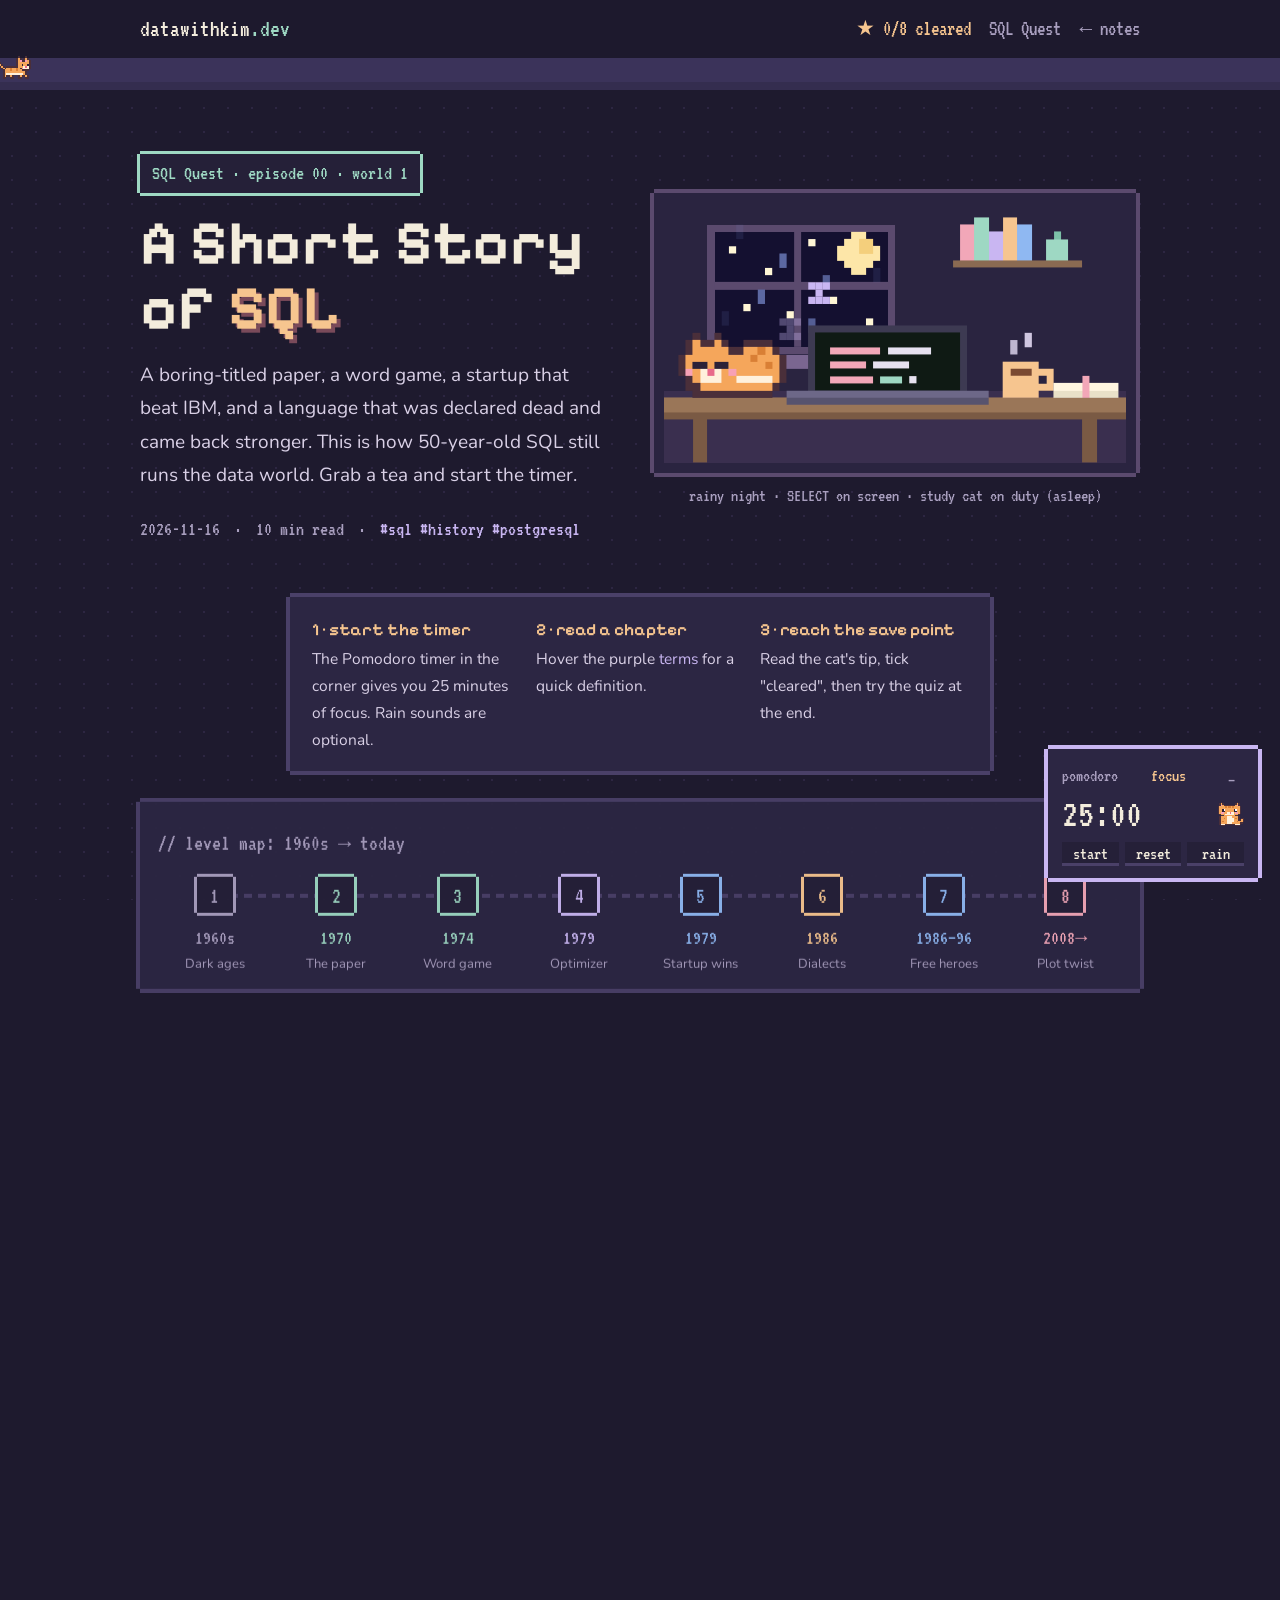
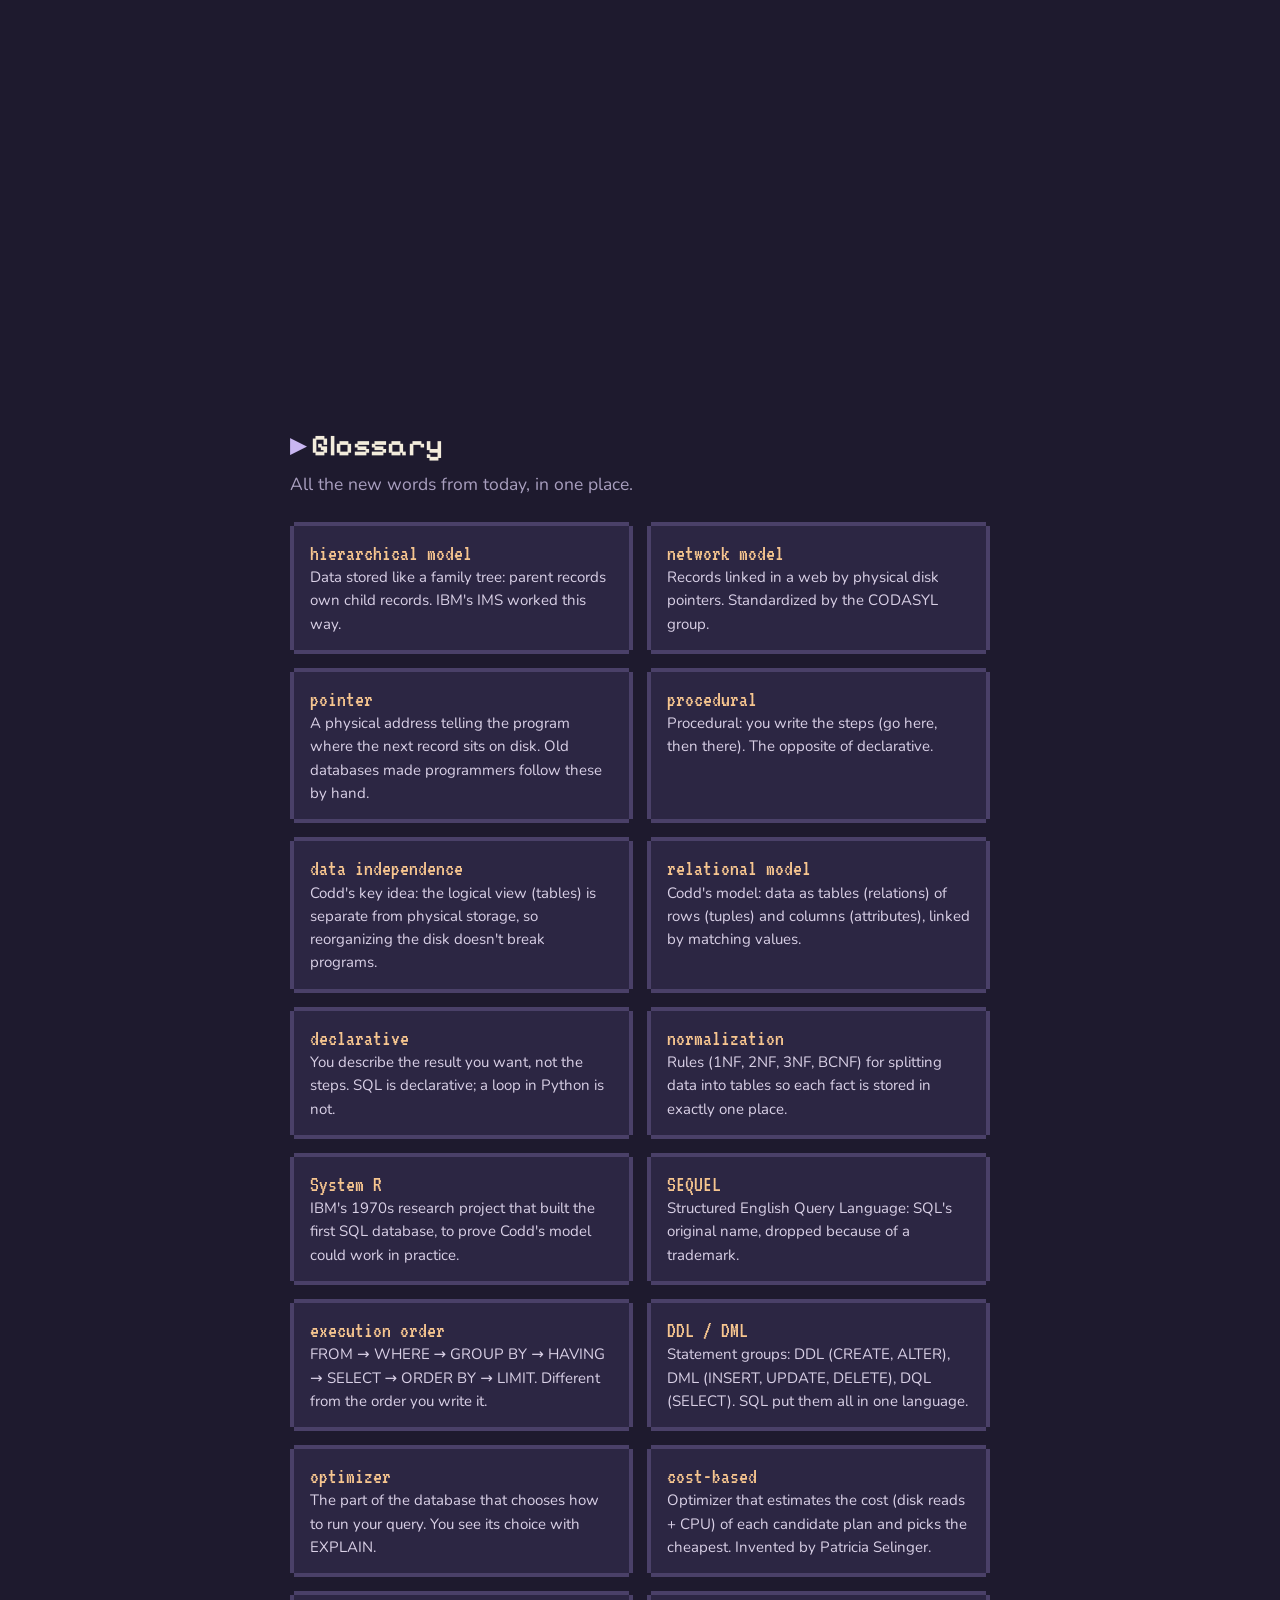
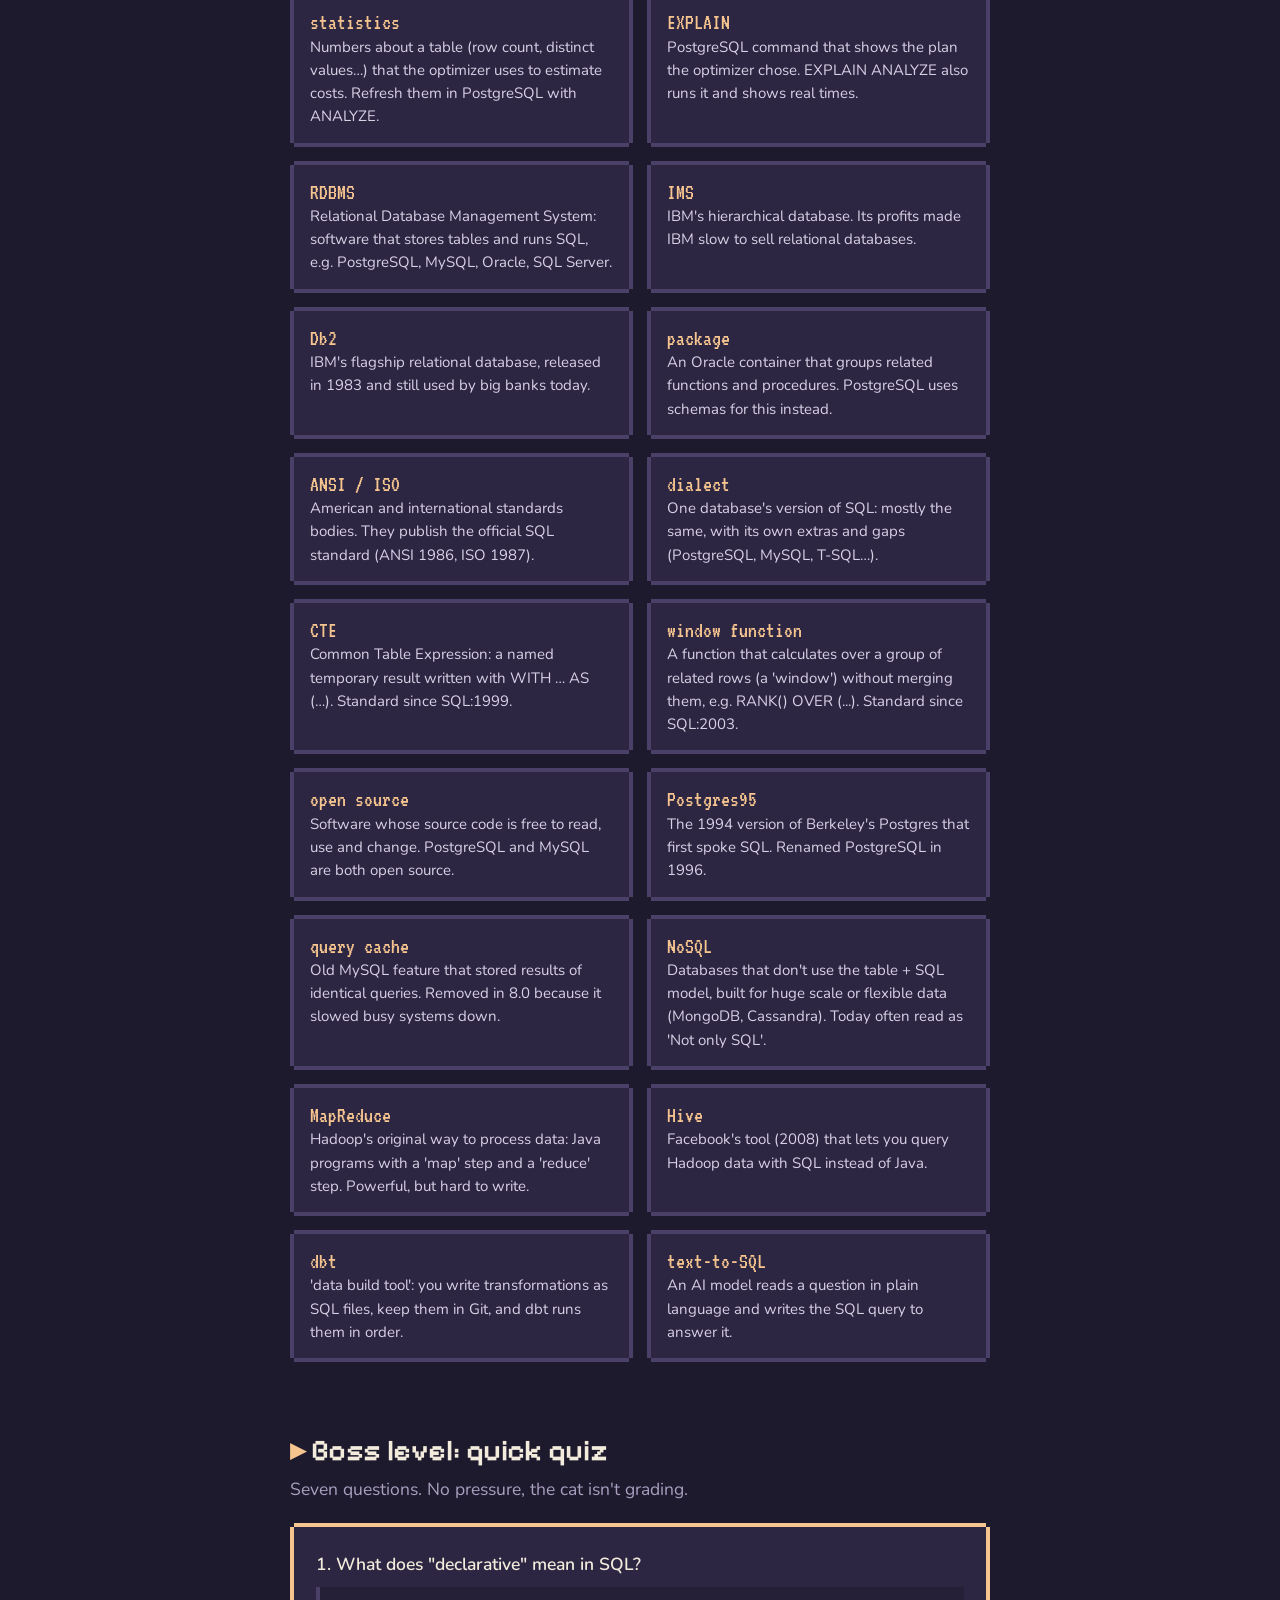
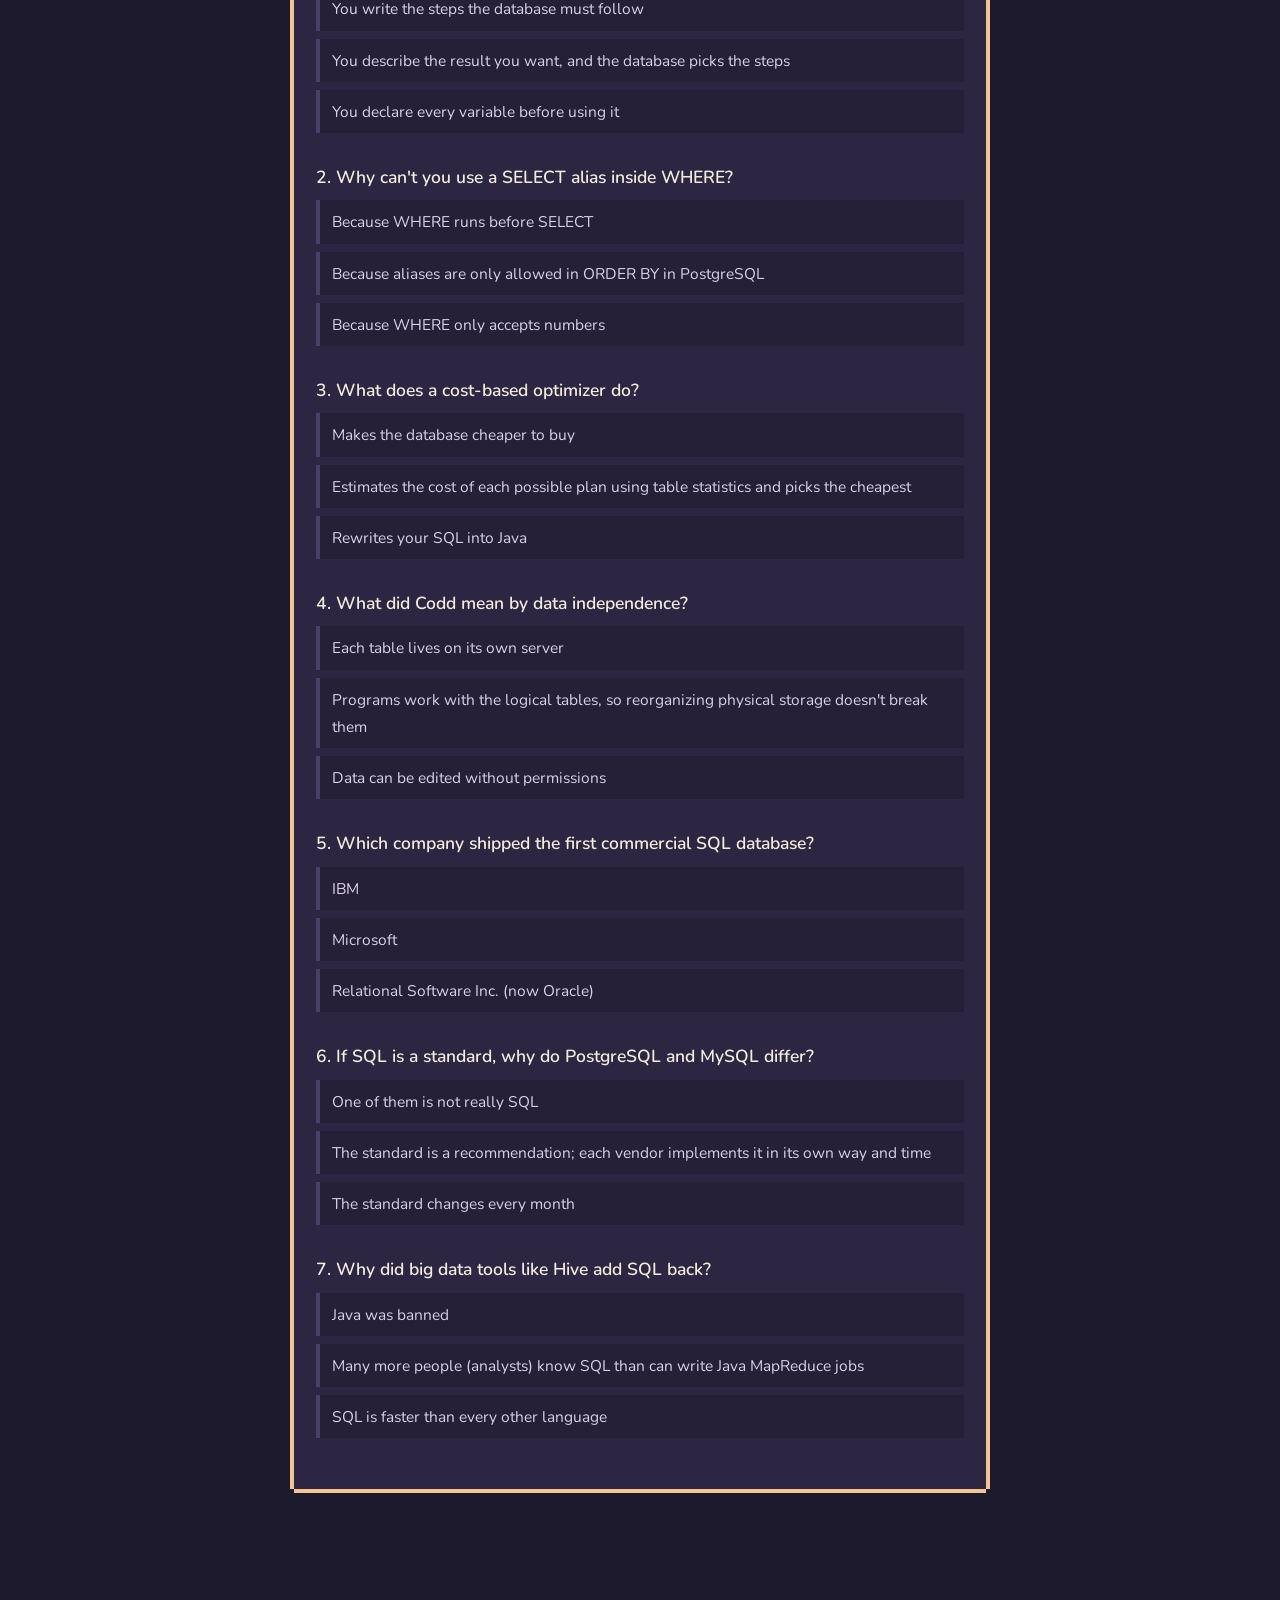
<file: notes/sql-story/index.html>
<!DOCTYPE html>
<html lang="en">
<head>
  <meta charset="UTF-8">
  <title>Moved · A Short Story of SQL</title>
  <link rel="canonical" href="https://datawithkim.dev/sql/ep00-story-of-sql/">
  <meta http-equiv="refresh" content="0; url=/sql/ep00-story-of-sql/">
</head>
<body style="background:#1e1a2e;color:#f3ecdc;font-family:monospace;padding:40px">
  <p>This page moved to <a style="color:#9ed8c3" href="/sql/ep00-story-of-sql/">SQL Quest · Episode 00</a>.</p>
</body>
</html>
</file>
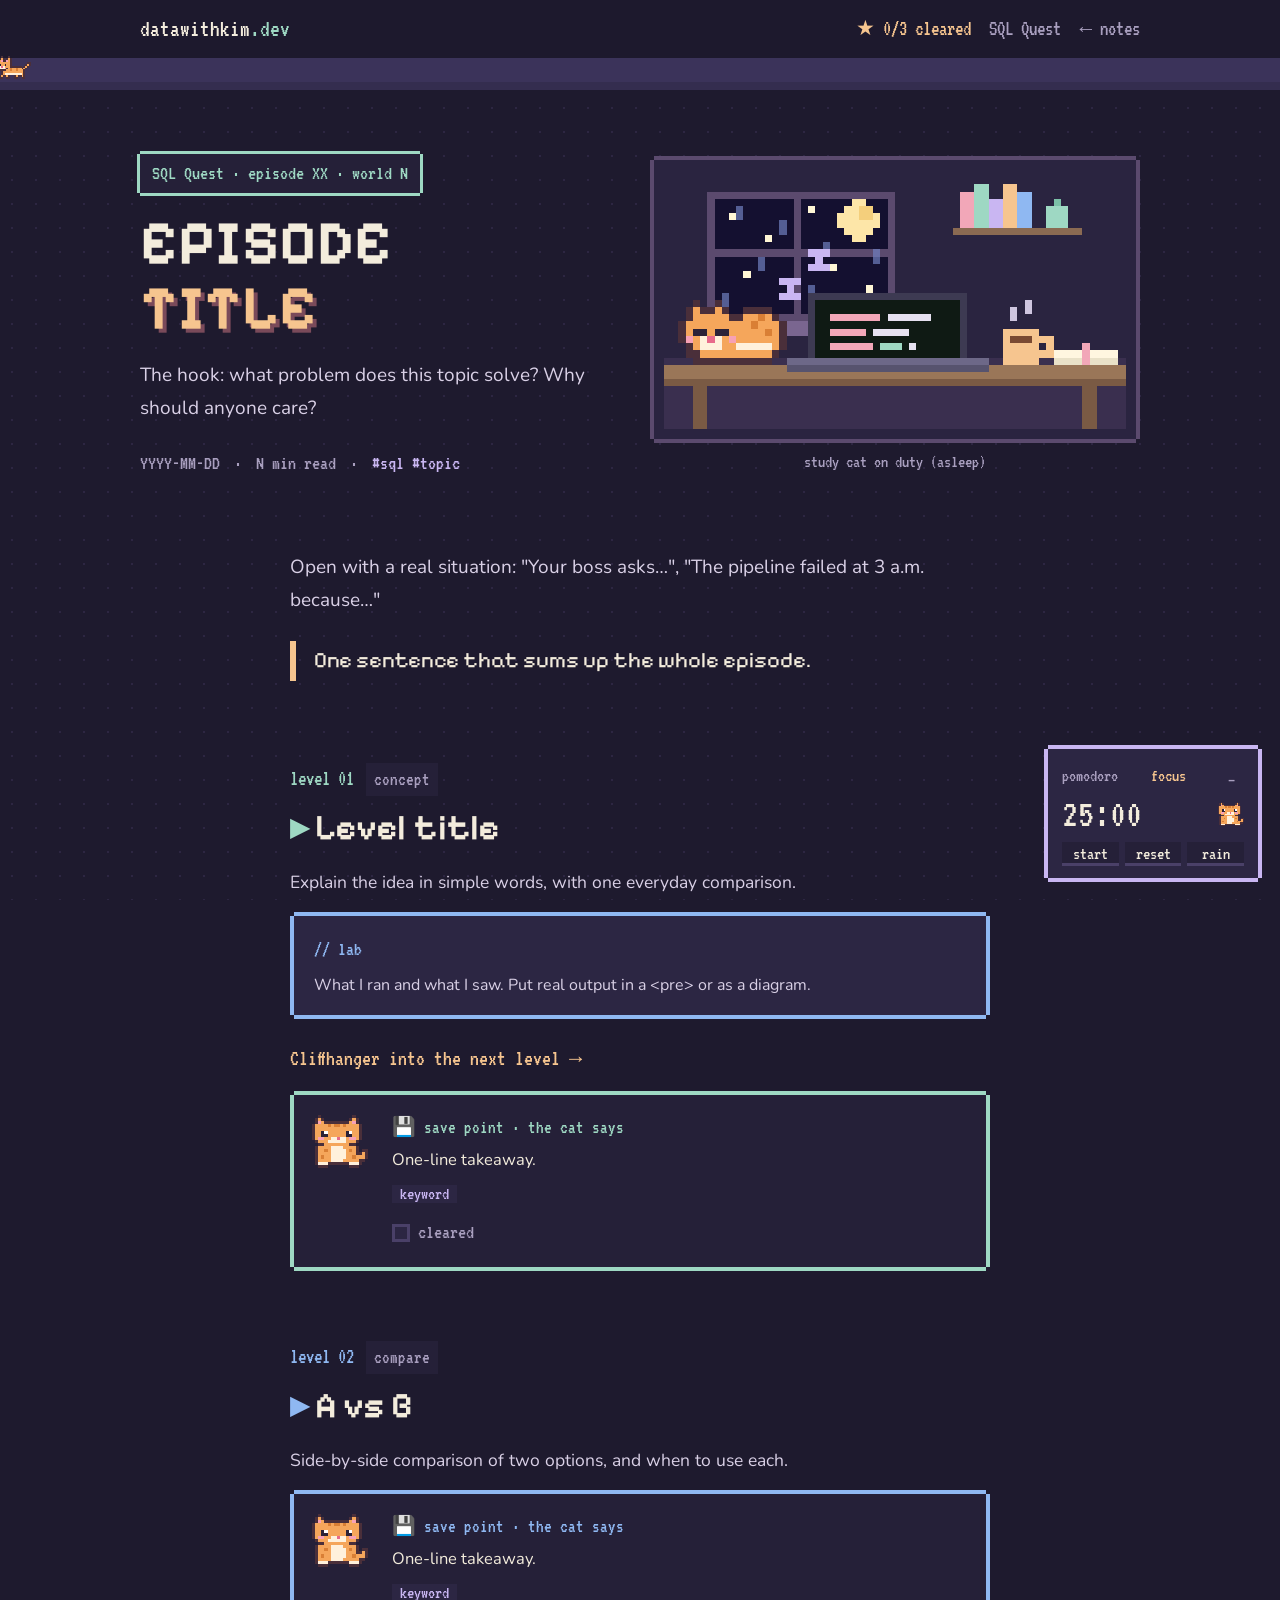
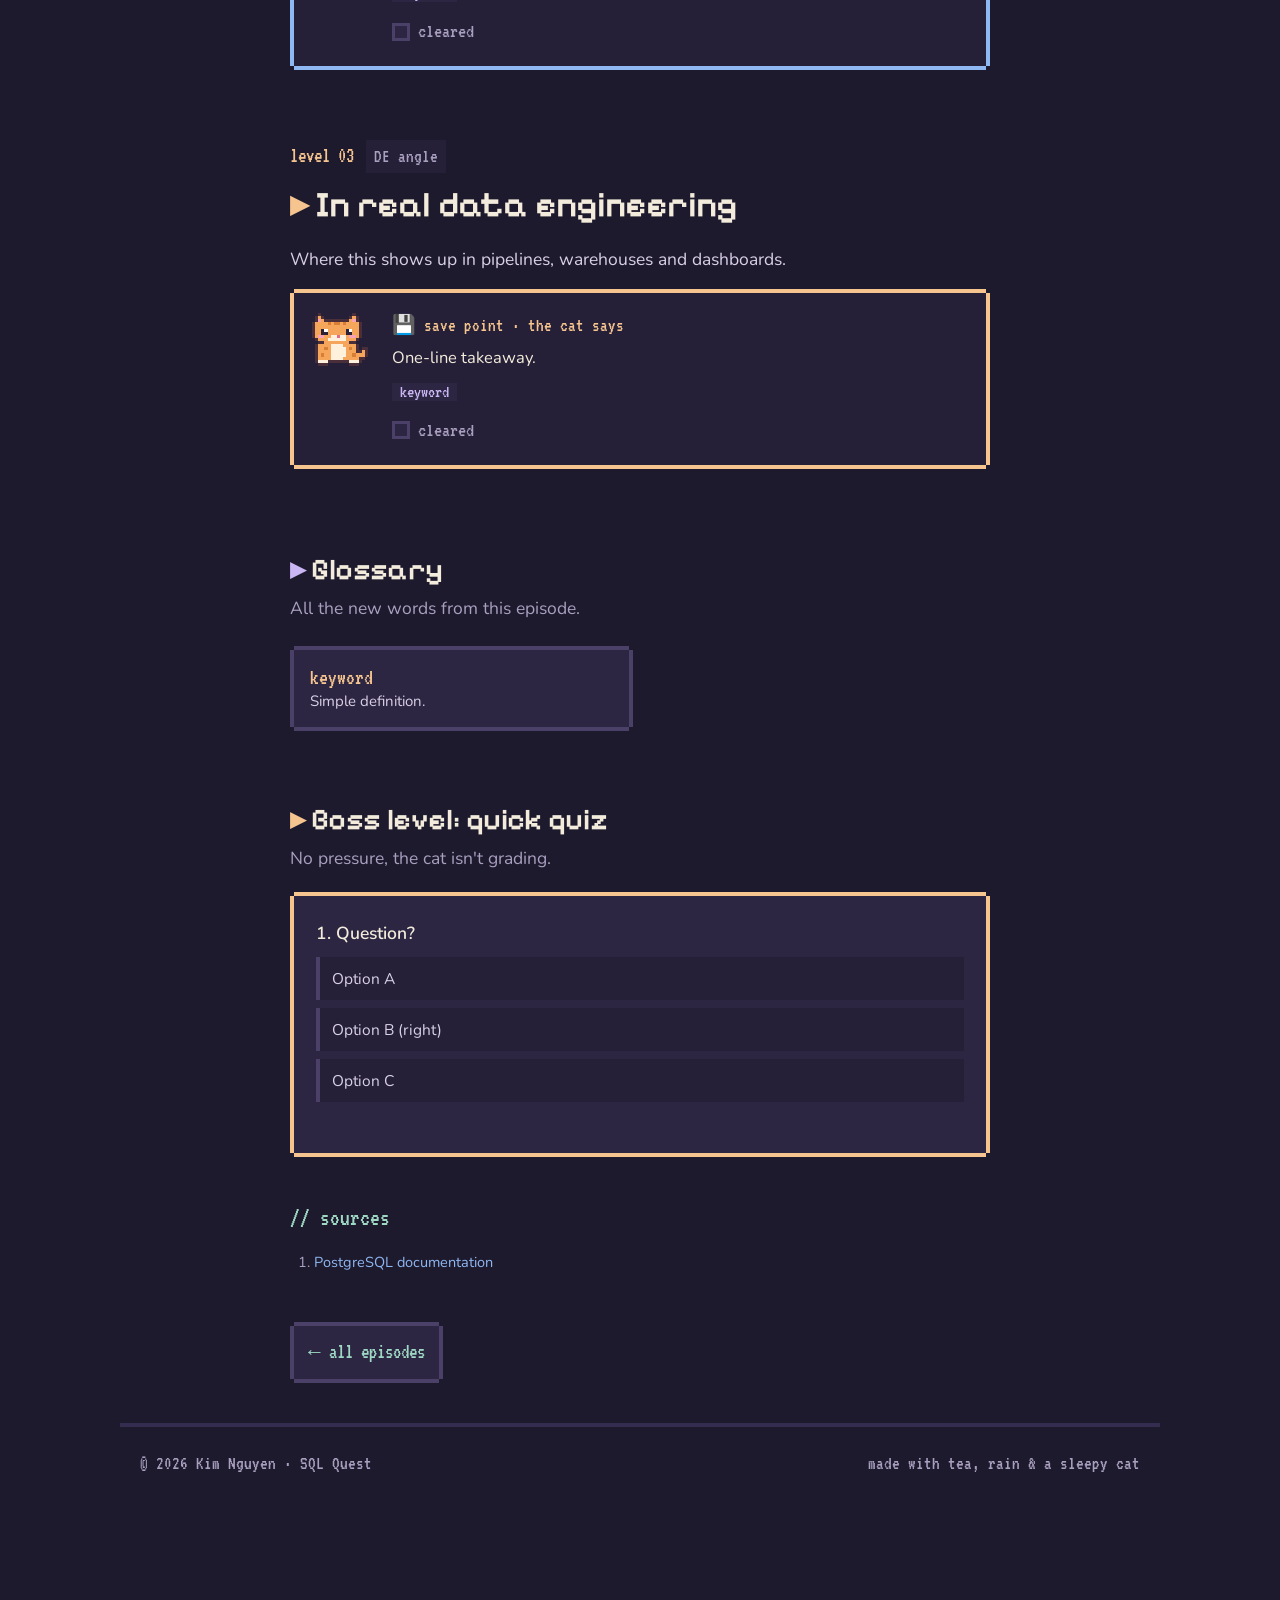
<file: sql/_template/index.html>
<!DOCTYPE html>
<html lang="en">
<head>
  <meta charset="UTF-8">
  <meta name="viewport" content="width=device-width, initial-scale=1.0">
  <title>Ep XX · TITLE · SQL Quest</title>
  <meta name="description" content="SQL Quest episode XX: ONE-LINE SUMMARY.">
  <link rel="preconnect" href="https://fonts.googleapis.com">
  <link rel="preconnect" href="https://fonts.gstatic.com" crossorigin>
  <link href="https://fonts.googleapis.com/css2?family=Pixelify+Sans:wght@400;600;700&family=VT323&family=Nunito:wght@400;600;700&display=swap" rel="stylesheet">
  <link rel="stylesheet" href="/assets/pixel-study.css?v=2">
  <script src="/assets/pixel-study.js?v=2" defer></script>
</head>
<!--
  HOW TO MAKE A NEW EPISODE
  1. Copy this folder to /sql/epXX-short-name/ and set data-ep="epXX" on <body>.
  2. Fill each level: story → (lab) → (diagram) → hook → save point.
  3. Every save point needs: a one-line tip, 2-4 <button class="term" data-def="..."> keywords,
     and a checkbox <input type="checkbox" data-ch="N"> with a unique N.
     The cat, glossary, progress bar, timer and quiz are added automatically by /assets/pixel-study.js.
  4. Write the quiz in window.QUIZ at the bottom (a = index of the right option, w = explanation).
  5. In /tmp/gen/episodes.py (or the hub HTML) set the episode status to "live".
-->
<body data-ep="epXX">

  <nav>
    <div class="wide">
      <a class="logo" href="/">datawithkim<b>.dev</b></a>
      <div class="nav-right">
        <span class="xp" title="Levels you marked as cleared">★ <span id="xp">0/3</span><span class="long"> cleared</span></span>
        <a href="/sql/">SQL Quest</a>
        <a class="hide-sm" href="/#notes">← notes</a>
      </div>
    </div>
    <div class="track" aria-hidden="true"></div>
  </nav>

  <header class="wide hero">
    <div>
      <div class="chip">SQL Quest · episode XX · world N</div>
      <h1>EPISODE<br><span class="hl">TITLE</span></h1>
      <p class="lead">The hook: what problem does this topic solve? Why should anyone care?</p>
      <div class="meta"><span>YYYY-MM-DD</span><span>·</span><span>N min read</span><span>·</span><span class="t">#sql #topic</span></div>
    </div>
    <div>
      <div class="px scene-box"><div class="scene-slot"></div></div>
      <p class="scene-cap">study cat on duty (asleep)</p>
    </div>
  </header>

  <article class="read">

    <section class="coldopen reveal">
      <p>Open with a real situation: "Your boss asks…", "The pipeline failed at 3 a.m. because…"</p>
      <p class="big-idea">One sentence that sums up the whole episode.</p>
    </section>

    <section class="chapter reveal" id="ch1" style="--c: var(--mint)">
      <div class="ch-head"><span class="ch-num">level 01</span><span class="ch-year">concept</span></div>
      <h2>Level title</h2>
      <p>Explain the idea in simple words, with one everyday comparison.</p>
      <div class="px lab">
        <span class="k">// lab</span>
        <p>What I ran and what I saw. Put real output in a &lt;pre&gt; or as a diagram.</p>
      </div>
      <p class="hook">Cliffhanger into the next level →</p>
      <div class="px save" style="--c: var(--mint)">
        <div>
          <div class="tag">💾 save point · the cat says</div>
          <p class="tip">One-line takeaway.</p>
          <div class="terms"><button class="term" data-def="Simple definition.">keyword</button></div>
          <label class="clear"><input type="checkbox" data-ch="1"><span>cleared</span></label>
        </div>
      </div>
    </section>

    <section class="chapter reveal" id="ch2" style="--c: var(--sky)">
      <div class="ch-head"><span class="ch-num">level 02</span><span class="ch-year">compare</span></div>
      <h2>A vs B</h2>
      <p>Side-by-side comparison of two options, and when to use each.</p>
      <div class="px save" style="--c: var(--sky)">
        <div>
          <div class="tag">💾 save point · the cat says</div>
          <p class="tip">One-line takeaway.</p>
          <div class="terms"><button class="term" data-def="Simple definition.">keyword</button></div>
          <label class="clear"><input type="checkbox" data-ch="2"><span>cleared</span></label>
        </div>
      </div>
    </section>

    <section class="chapter reveal" id="ch3" style="--c: var(--peach)">
      <div class="ch-head"><span class="ch-num">level 03</span><span class="ch-year">DE angle</span></div>
      <h2>In real data engineering</h2>
      <p>Where this shows up in pipelines, warehouses and dashboards.</p>
      <div class="px save" style="--c: var(--peach)">
        <div>
          <div class="tag">💾 save point · the cat says</div>
          <p class="tip">One-line takeaway.</p>
          <div class="terms"><button class="term" data-def="Simple definition.">keyword</button></div>
          <label class="clear"><input type="checkbox" data-ch="3"><span>cleared</span></label>
        </div>
      </div>
    </section>

    <h2 class="section-title" id="glossary" style="--c: var(--lav)">Glossary</h2>
    <p class="section-sub">All the new words from this episode.</p>
    <dl class="gloss" id="gloss"></dl>

    <h2 class="section-title" id="quiz" style="--c: var(--peach)">Boss level: quick quiz</h2>
    <p class="section-sub">No pressure, the cat isn't grading.</p>
    <div class="px quiz" id="quizbox"></div>

    <section class="sources" id="sources">
      <h3>// sources</h3>
      <ol>
        <li><a href="https://www.postgresql.org/docs/current/" target="_blank" rel="noopener">PostgreSQL documentation</a></li>
      </ol>
    </section>

    <div class="ep-nav"><a class="px" href="/sql/">← all episodes</a><span></span></div>
  </article>

  <footer>
    <div class="wide">
      <span>© <span id="yr">2026</span> Kim Nguyen · SQL Quest</span>
      <span>made with tea, rain &amp; a sleepy cat</span>
    </div>
  </footer>

  <script>
    window.QUIZ = [
      { q: 'Question?', o: ['Option A', 'Option B (right)', 'Option C'], a: 1, w: 'Why B is right.' }
    ];
  </script>
</body>
</html>
</file>
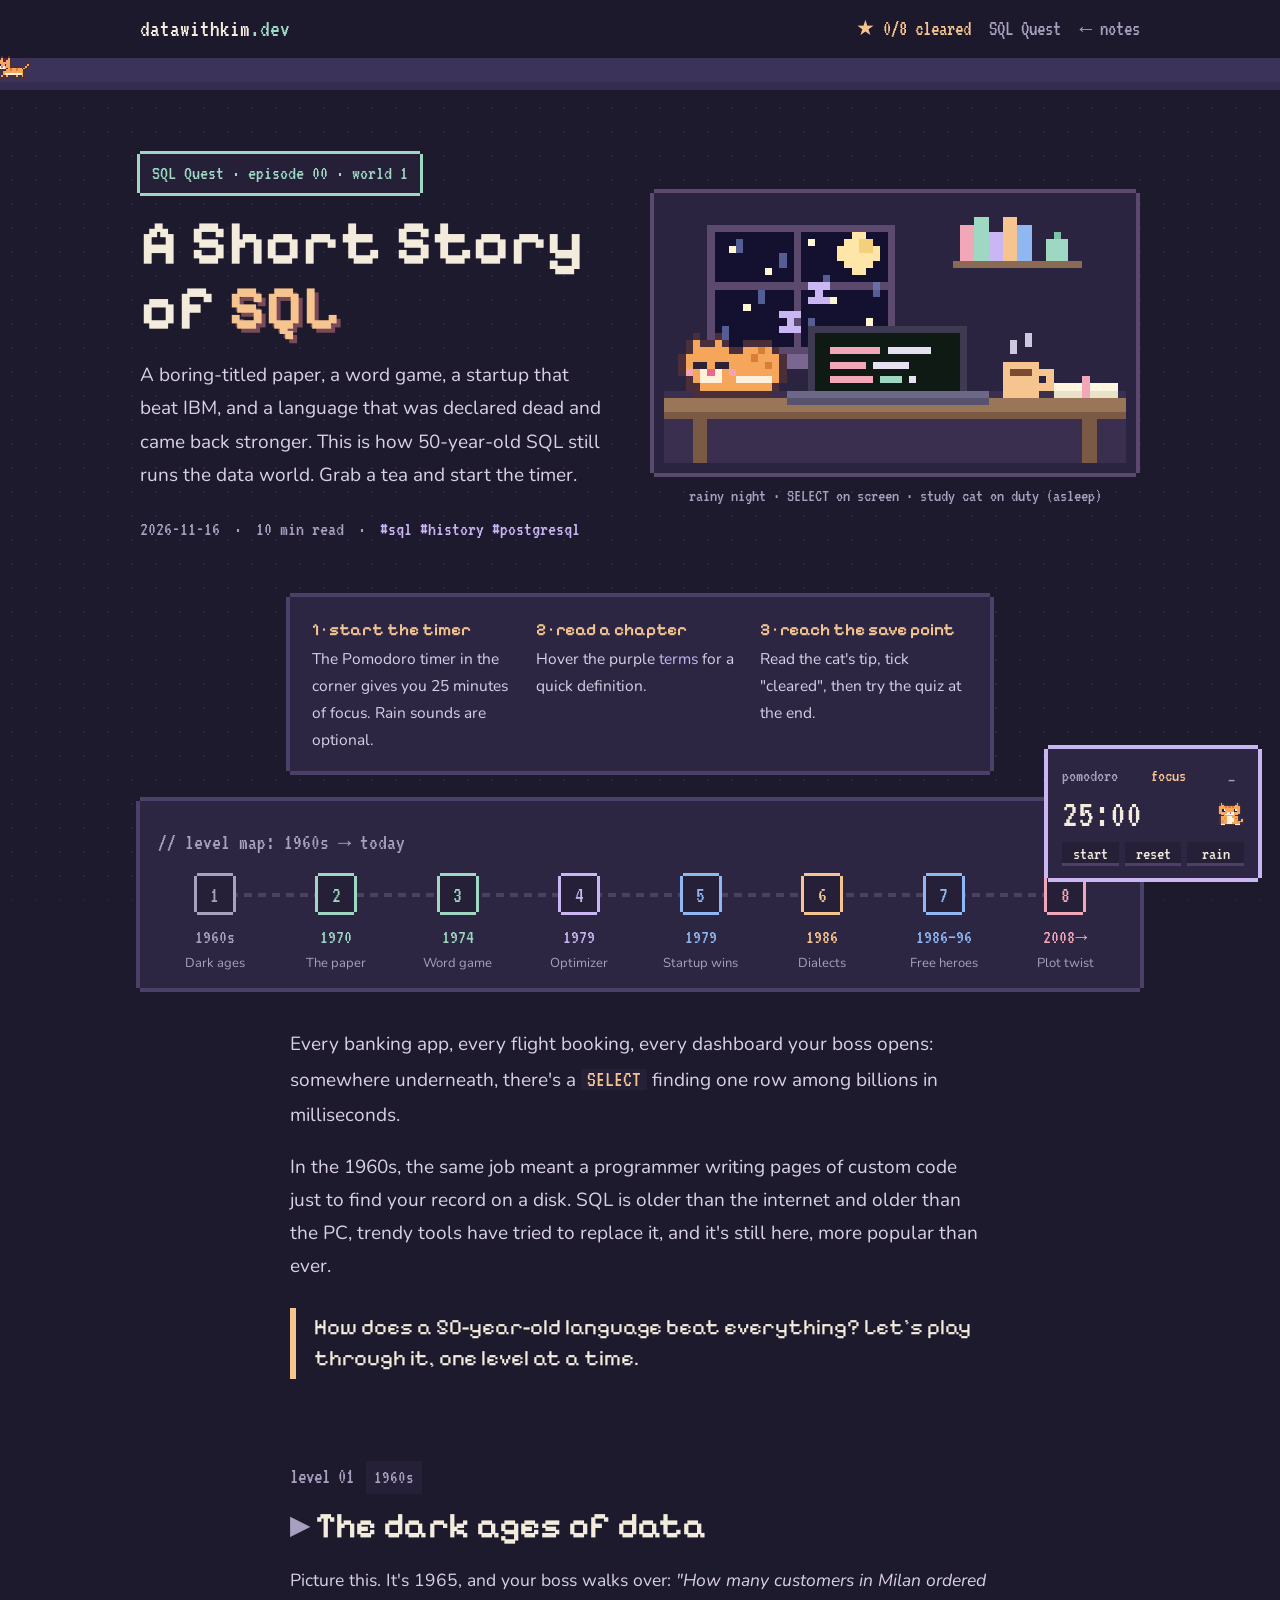
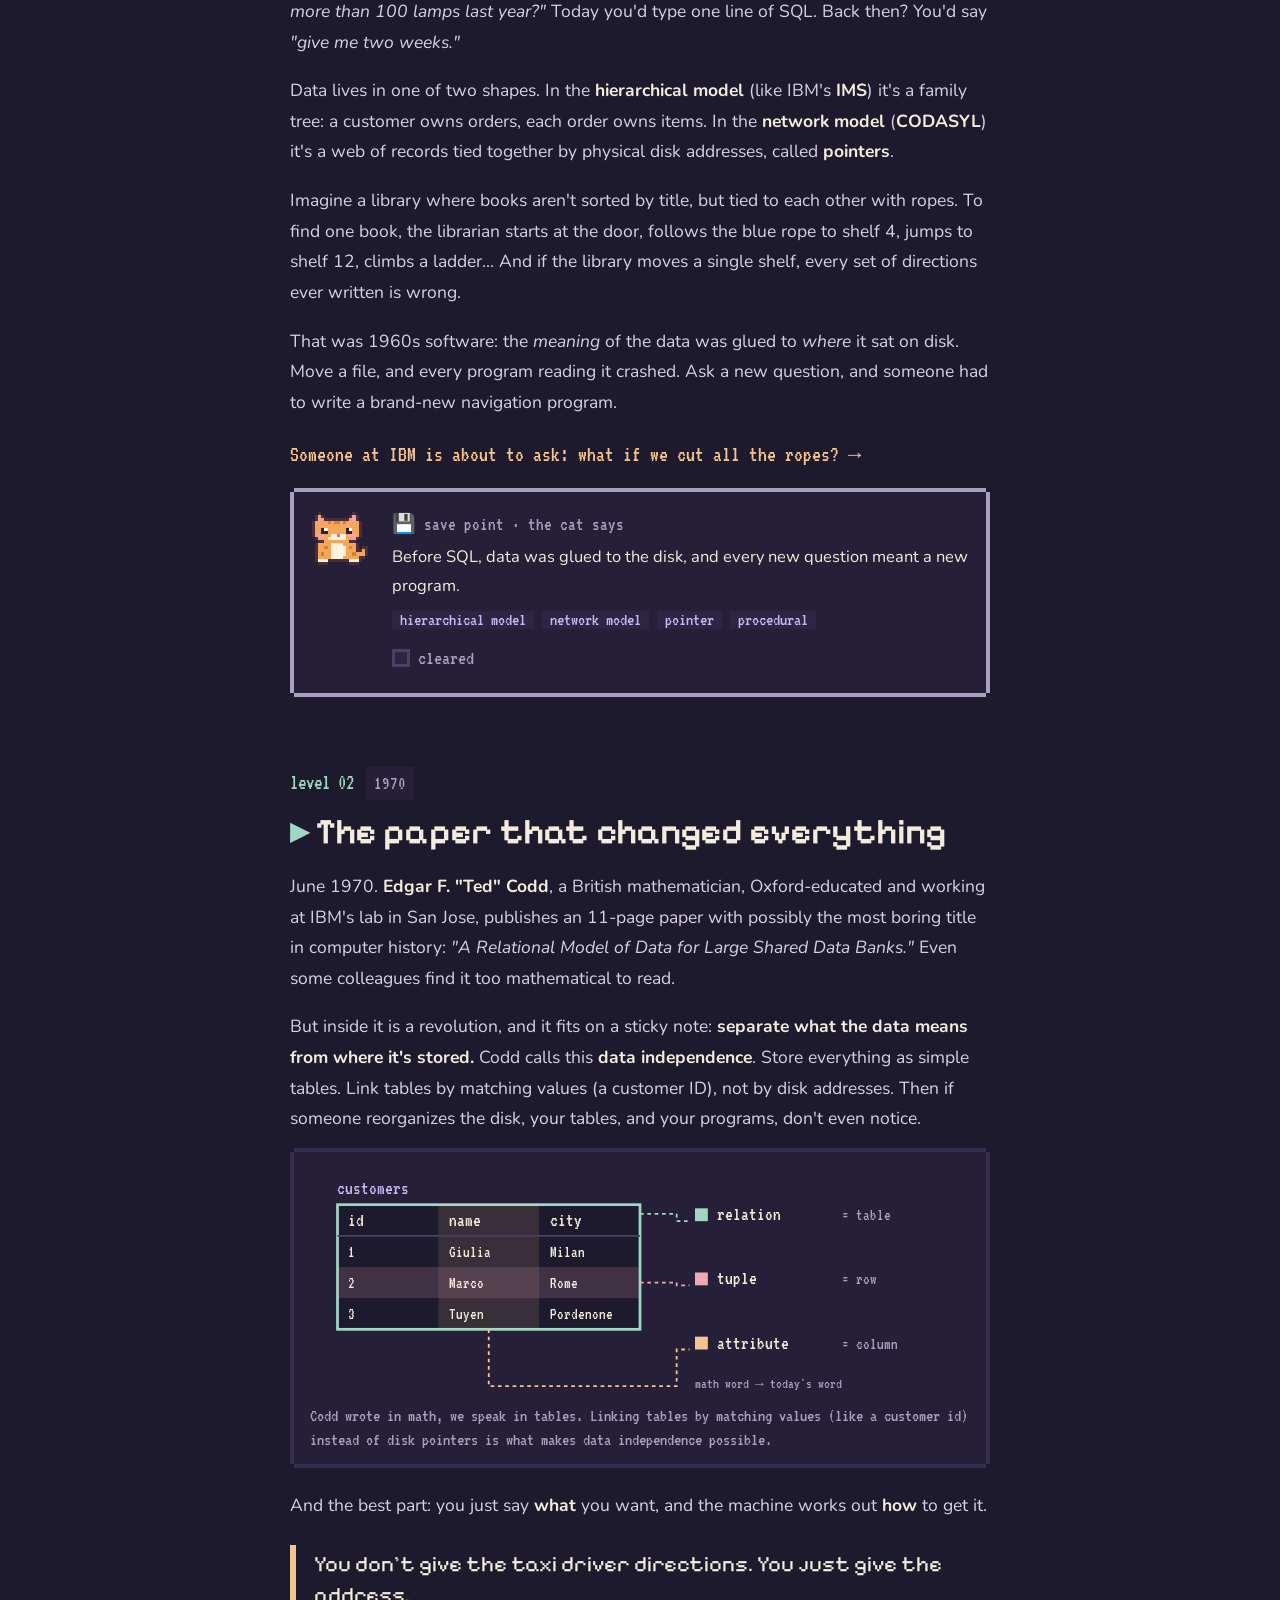
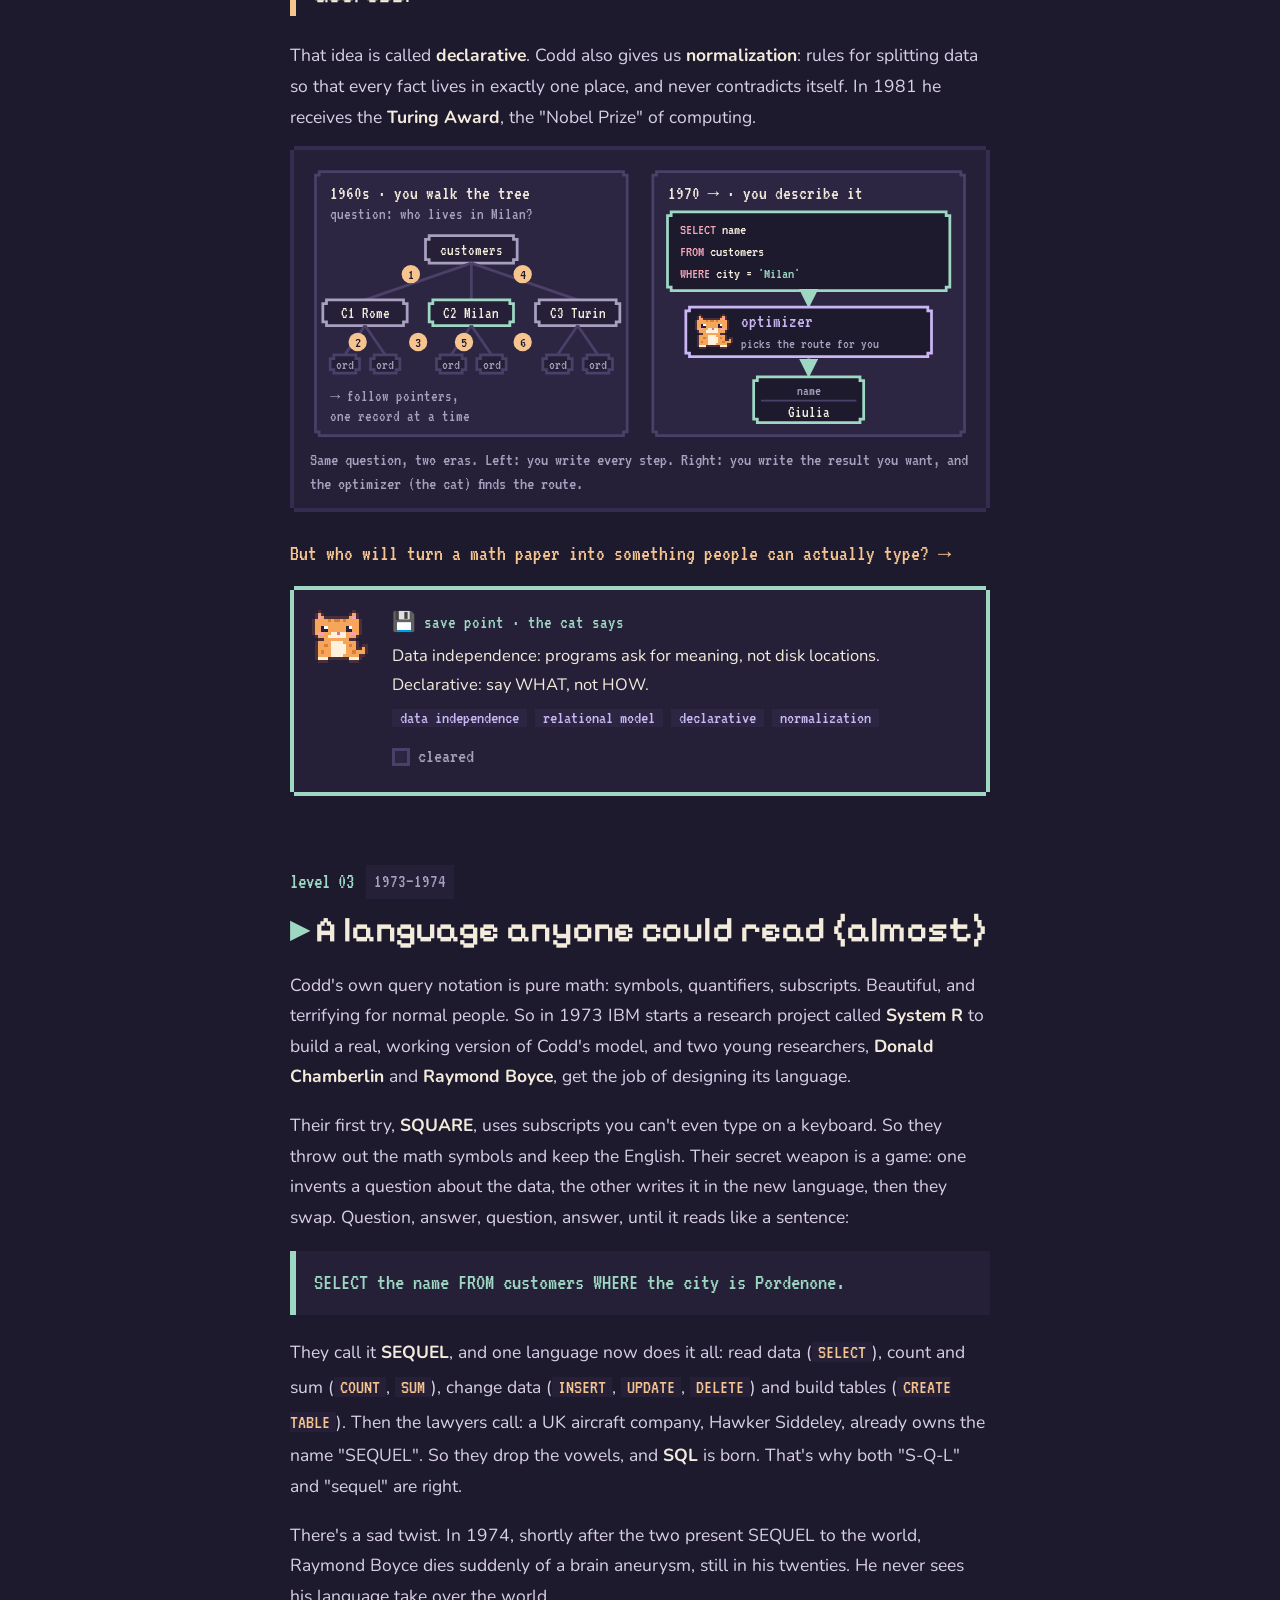
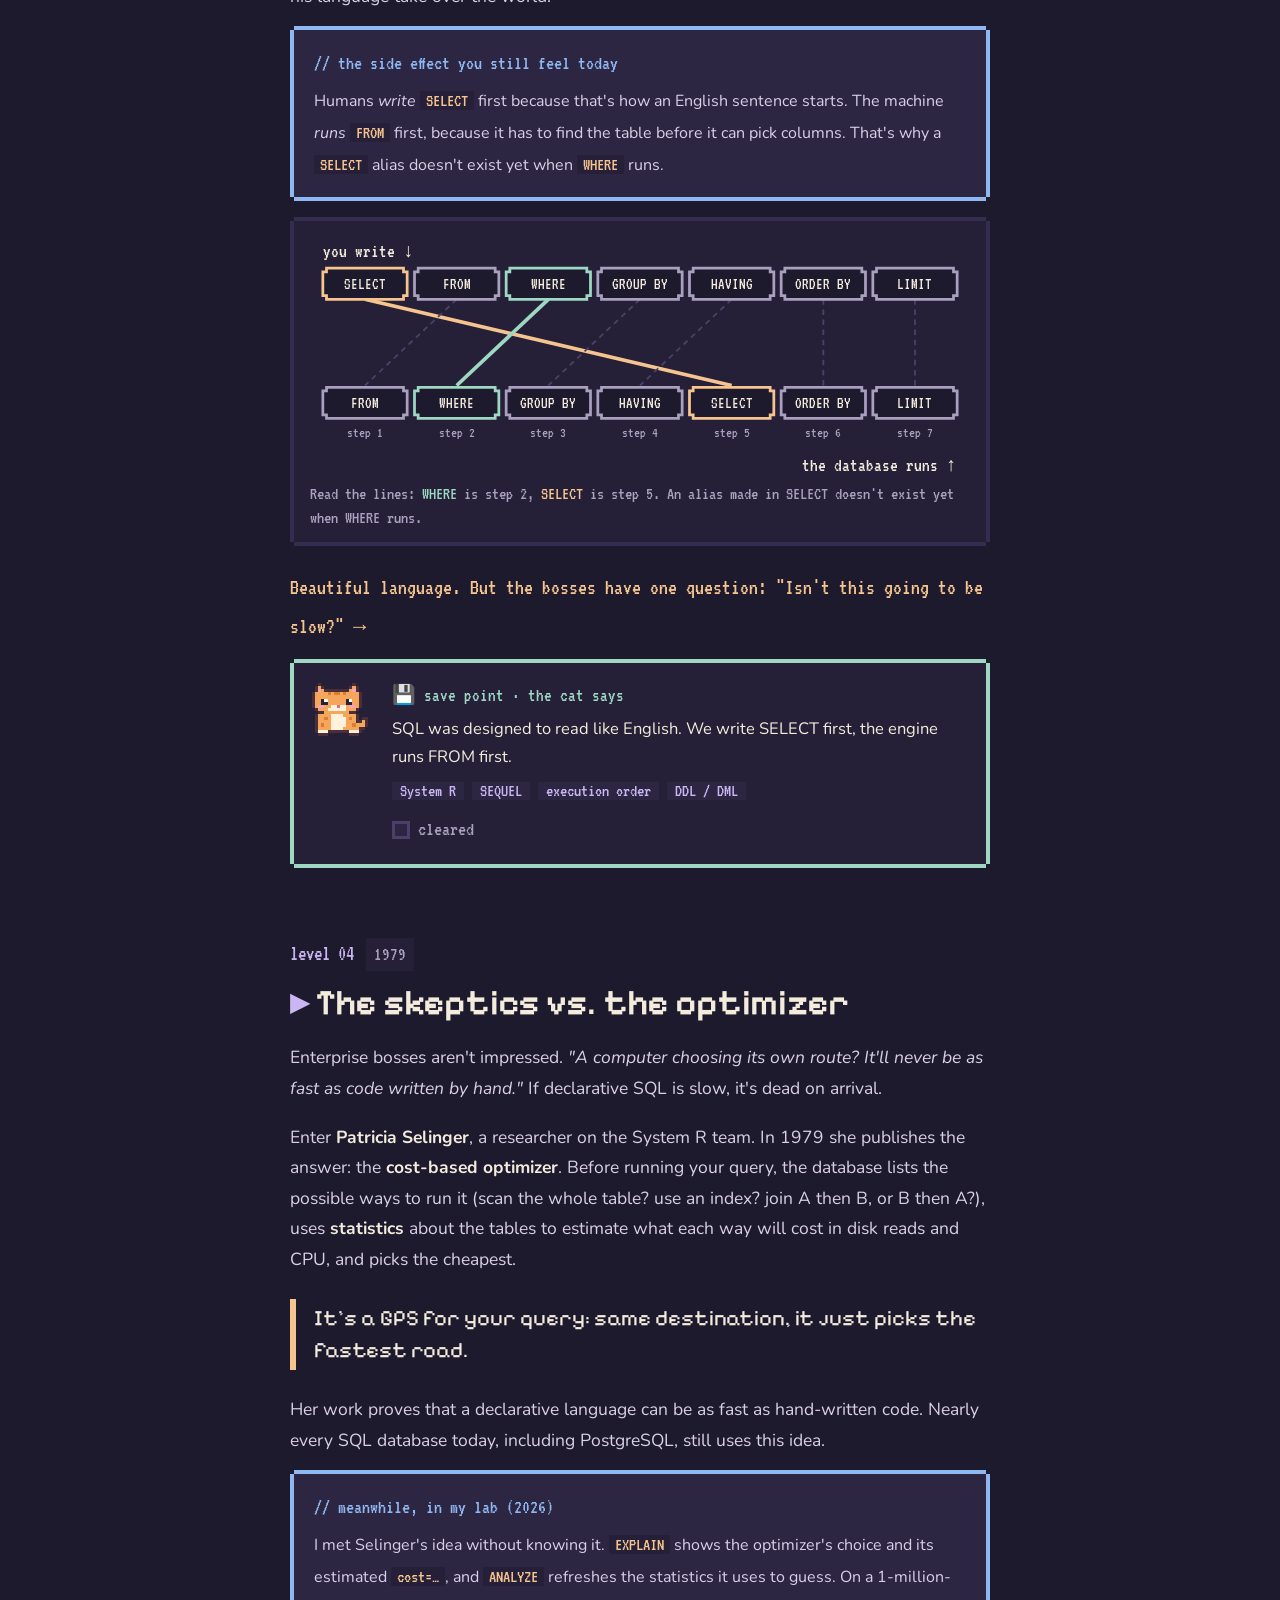
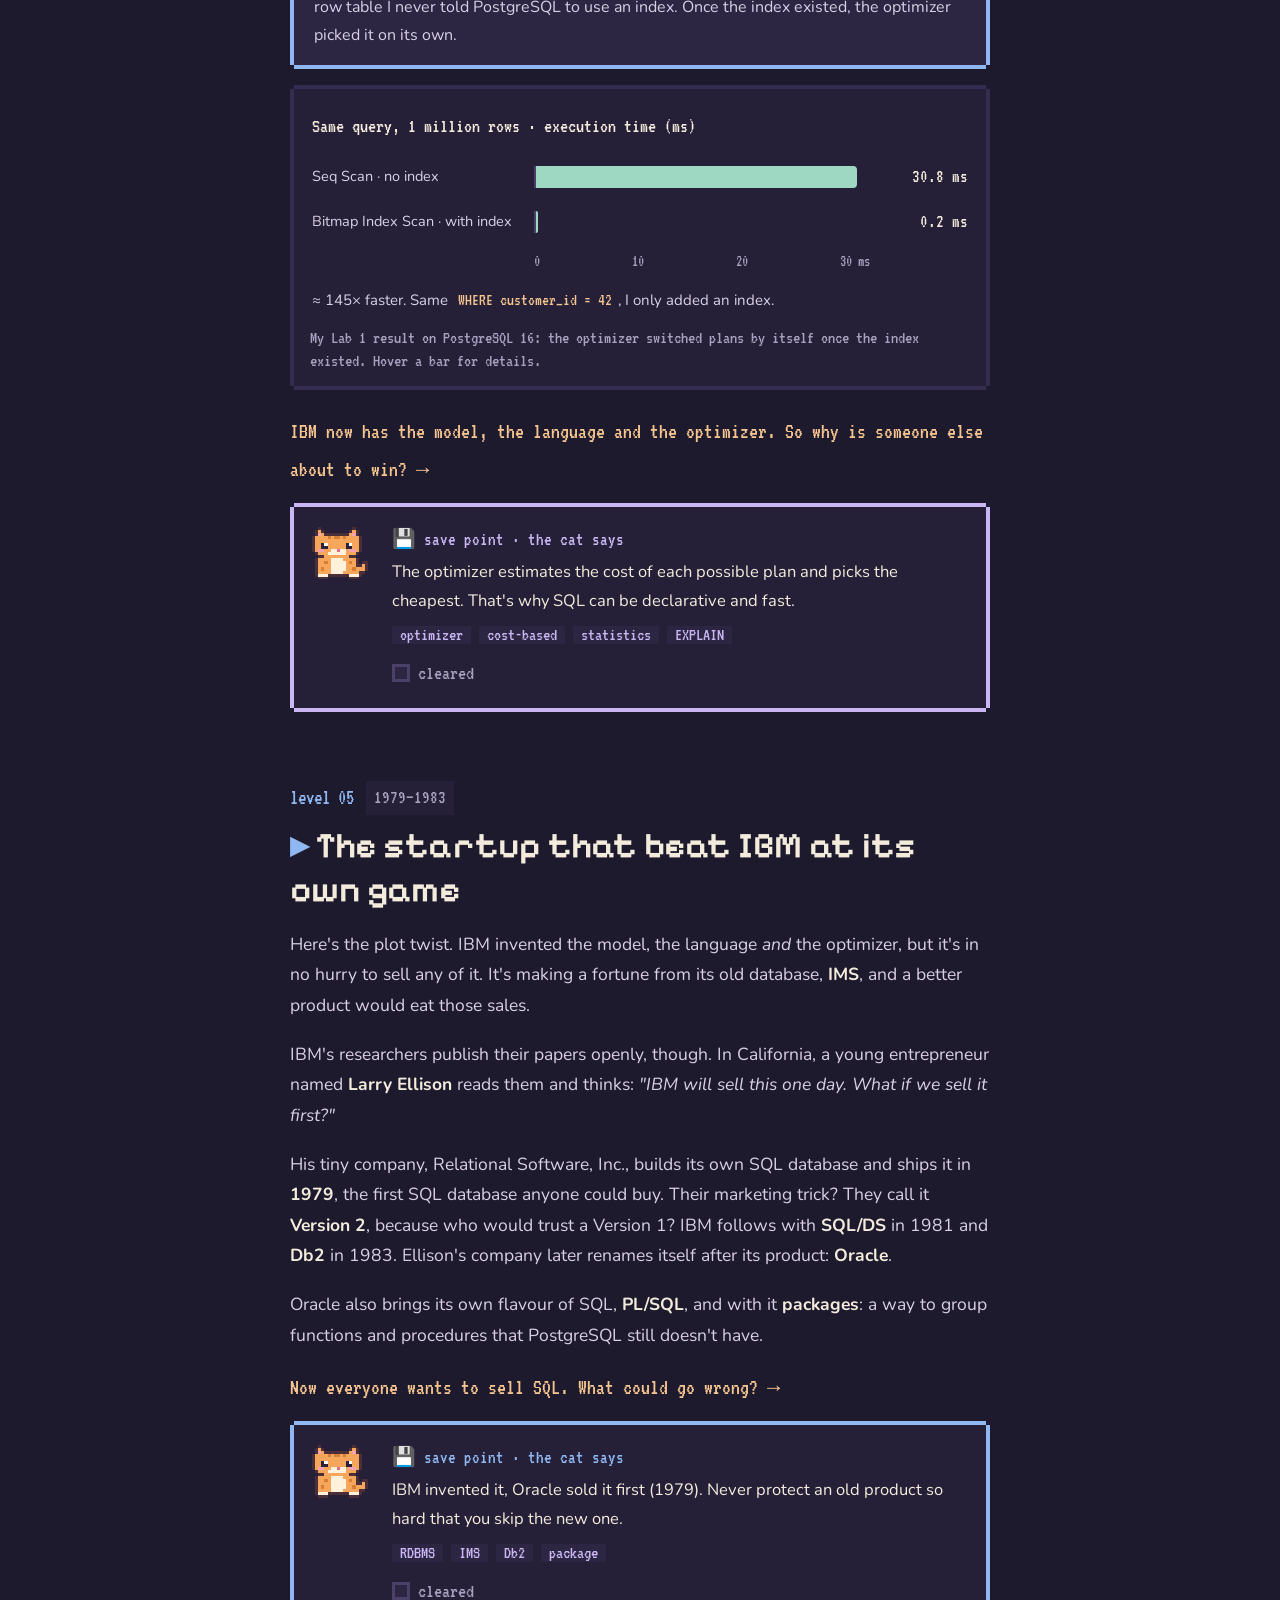
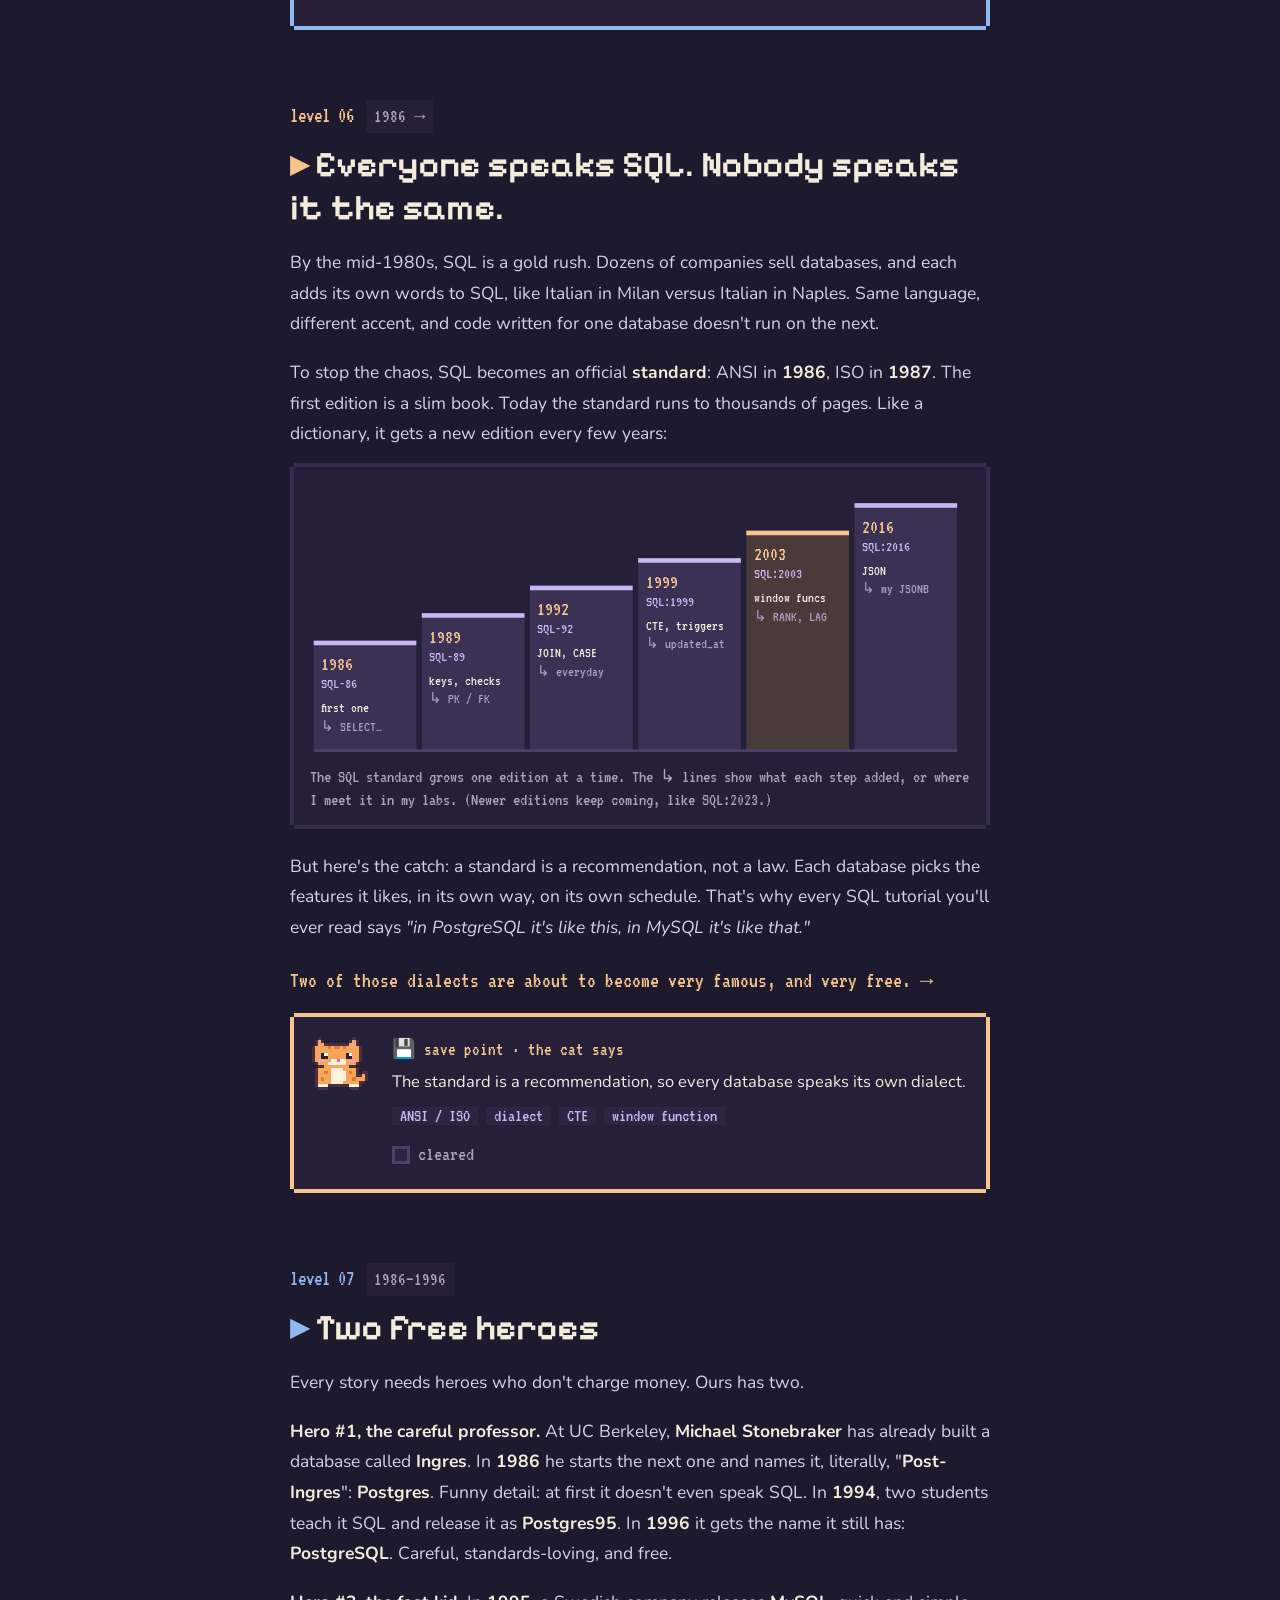
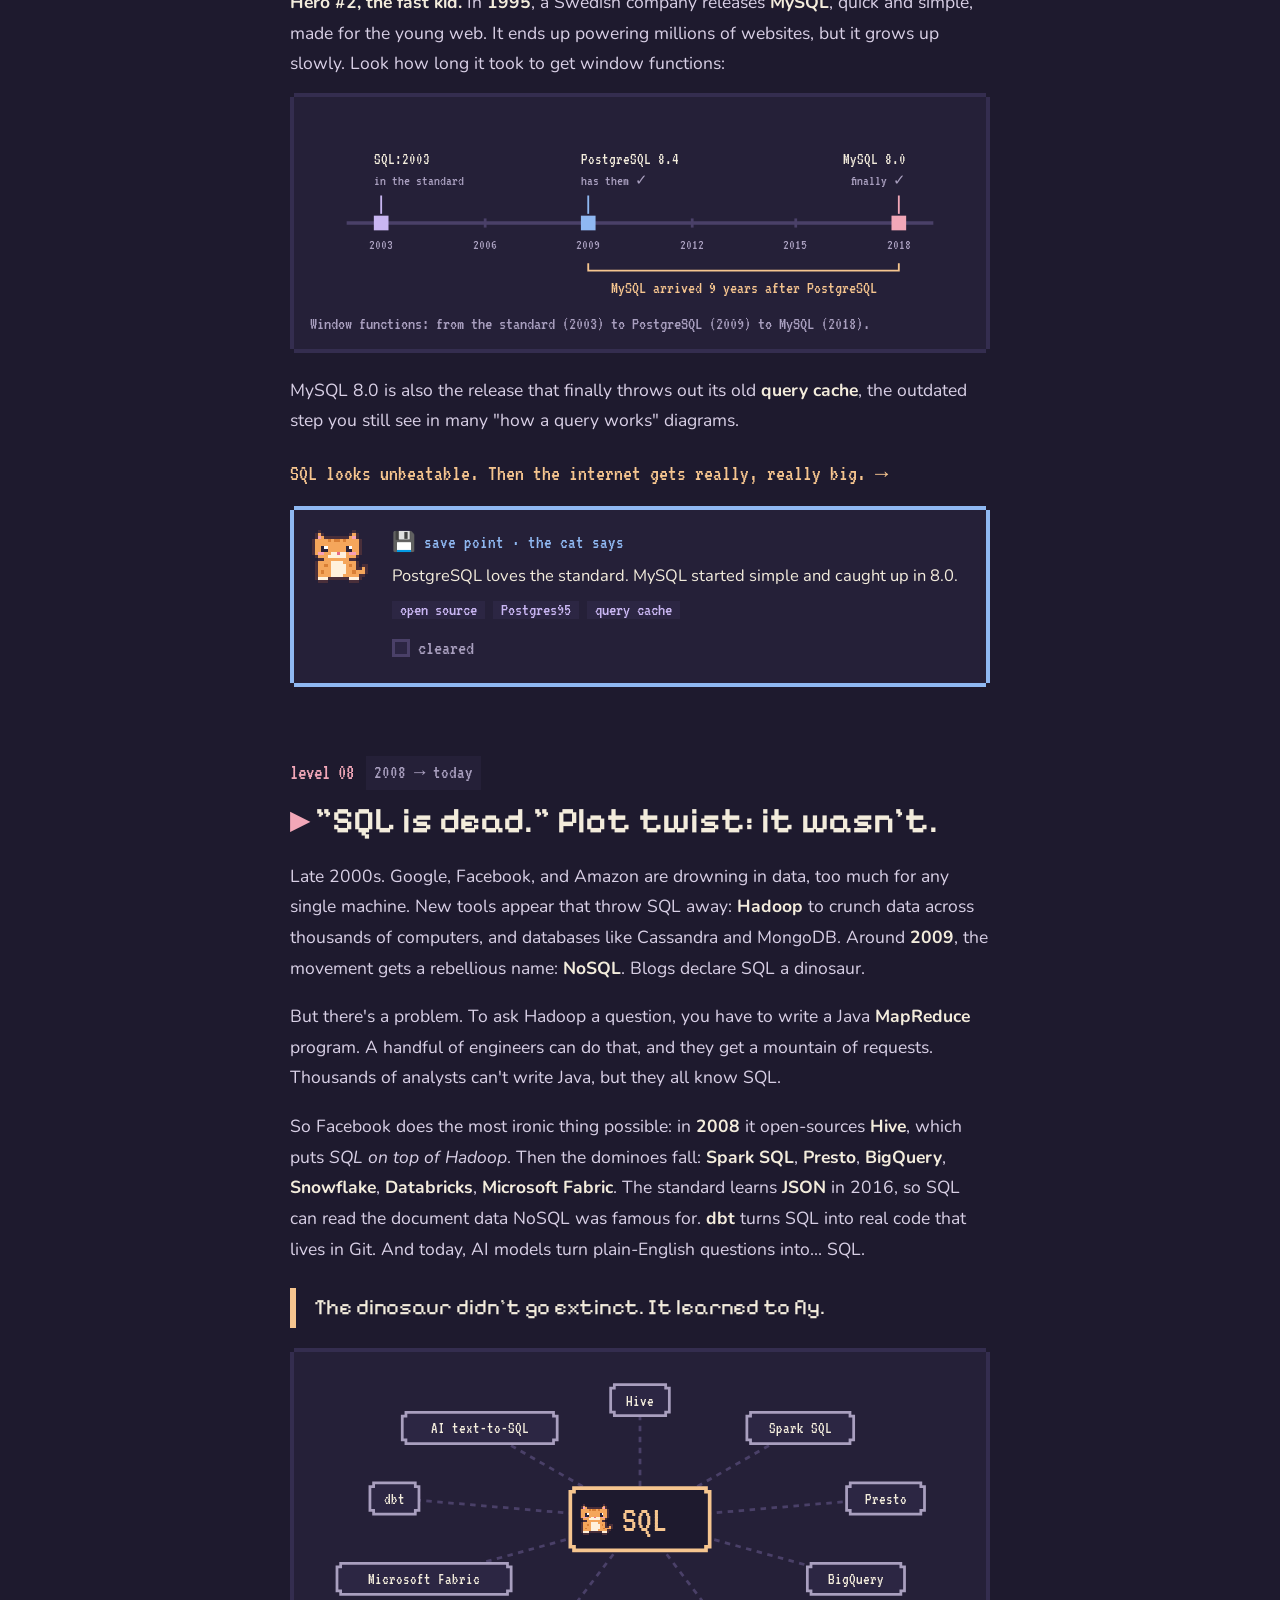
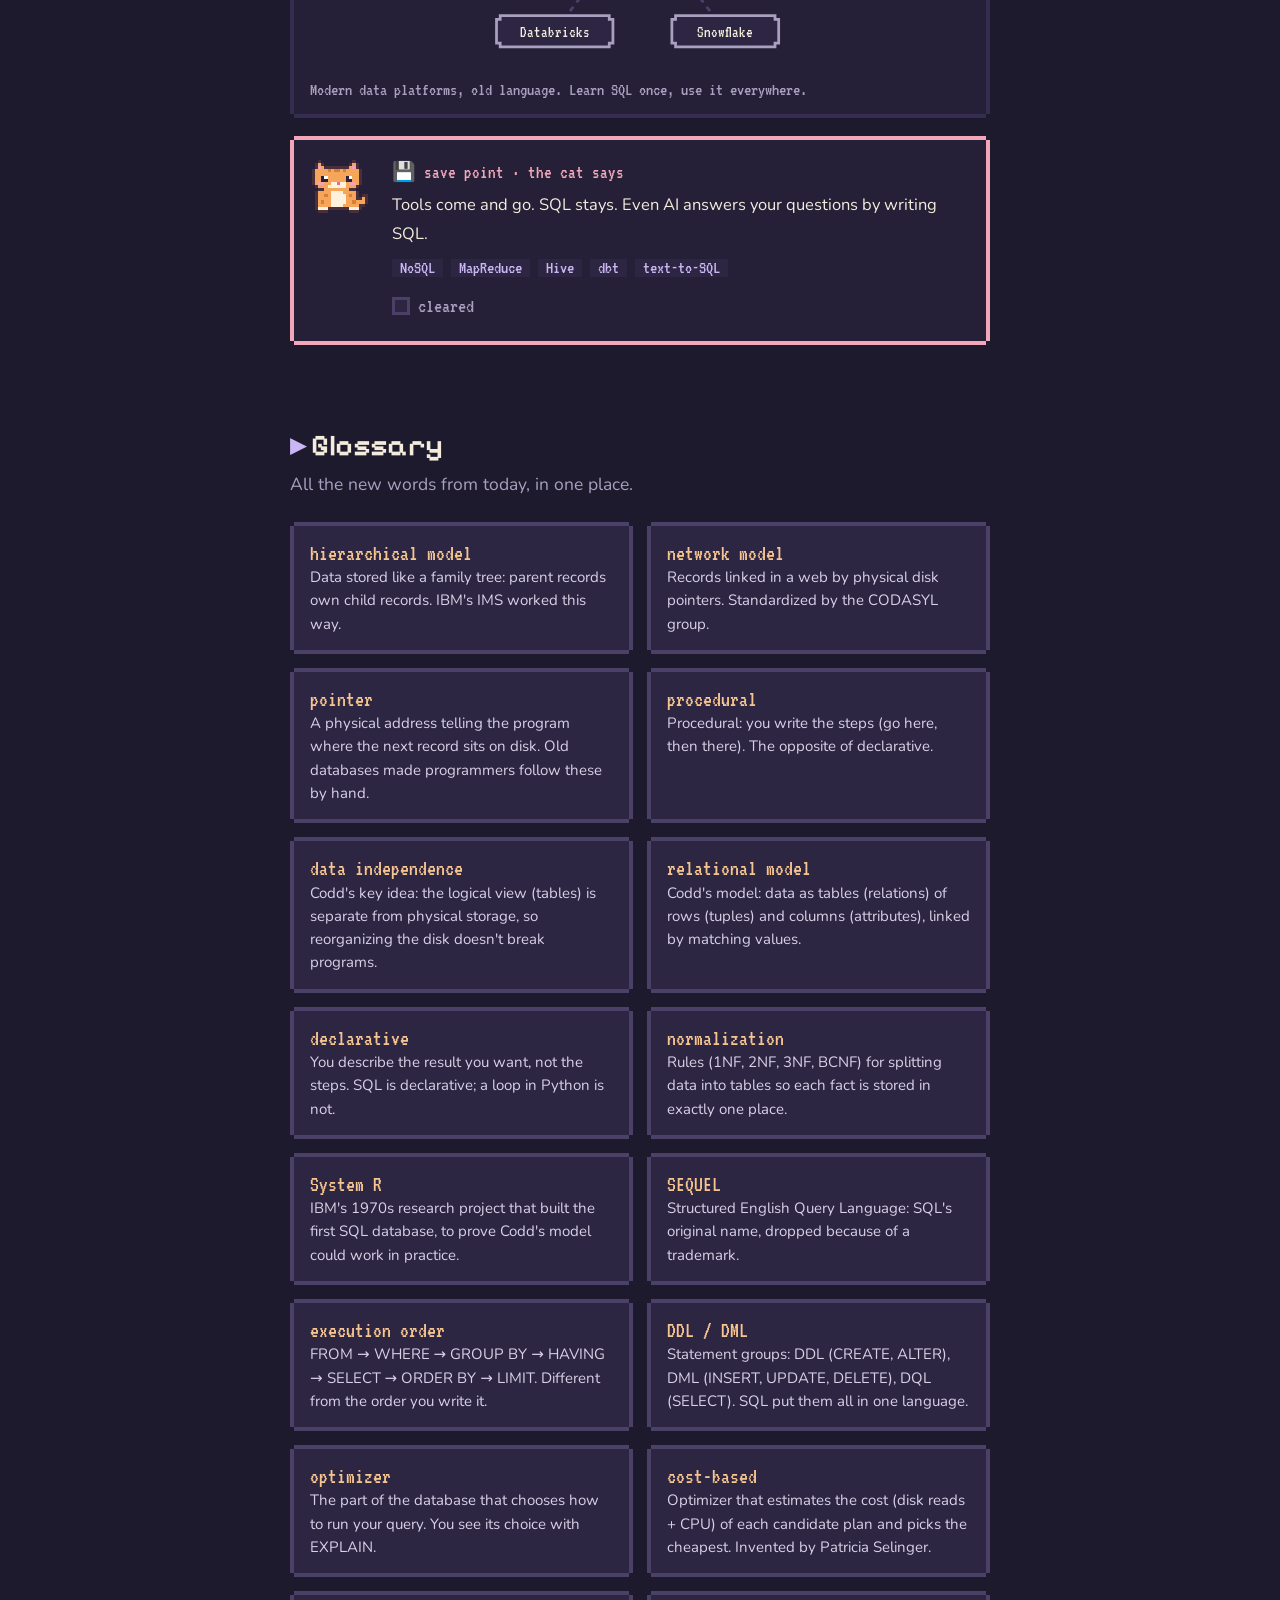
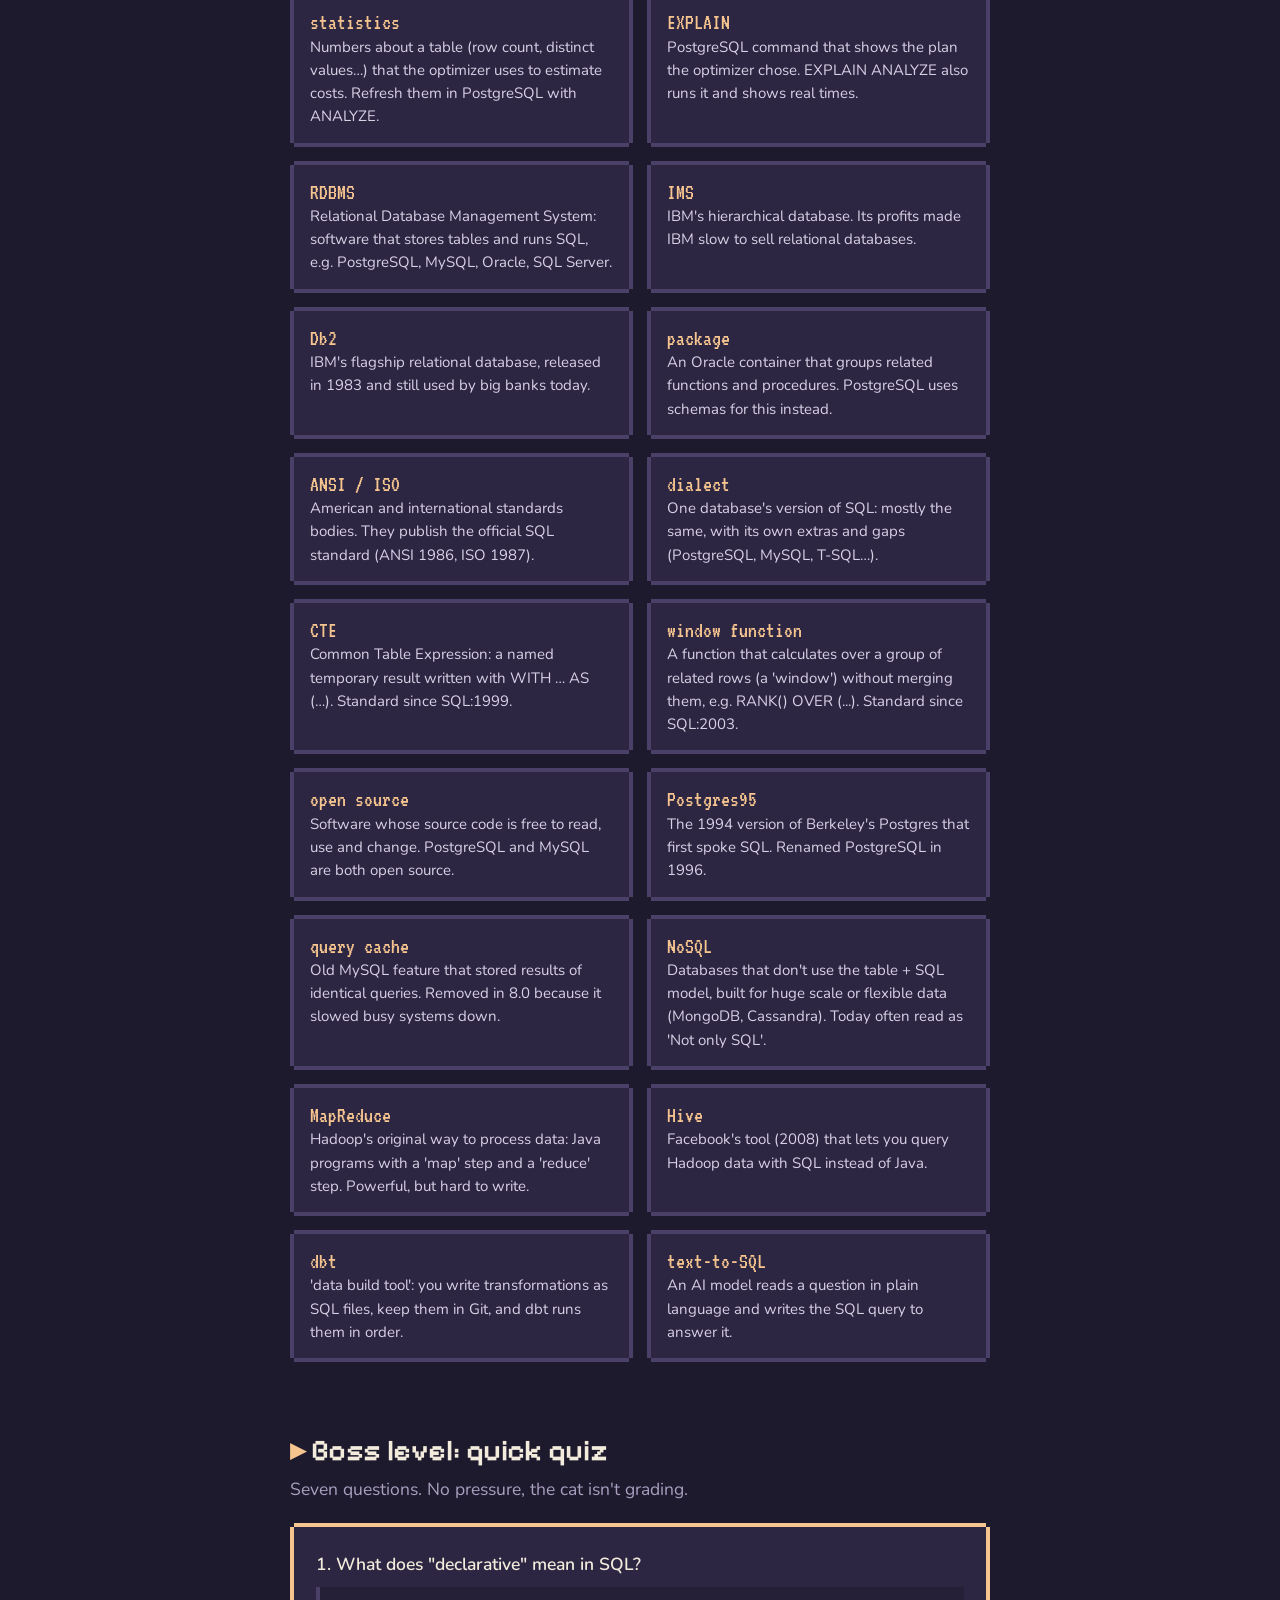
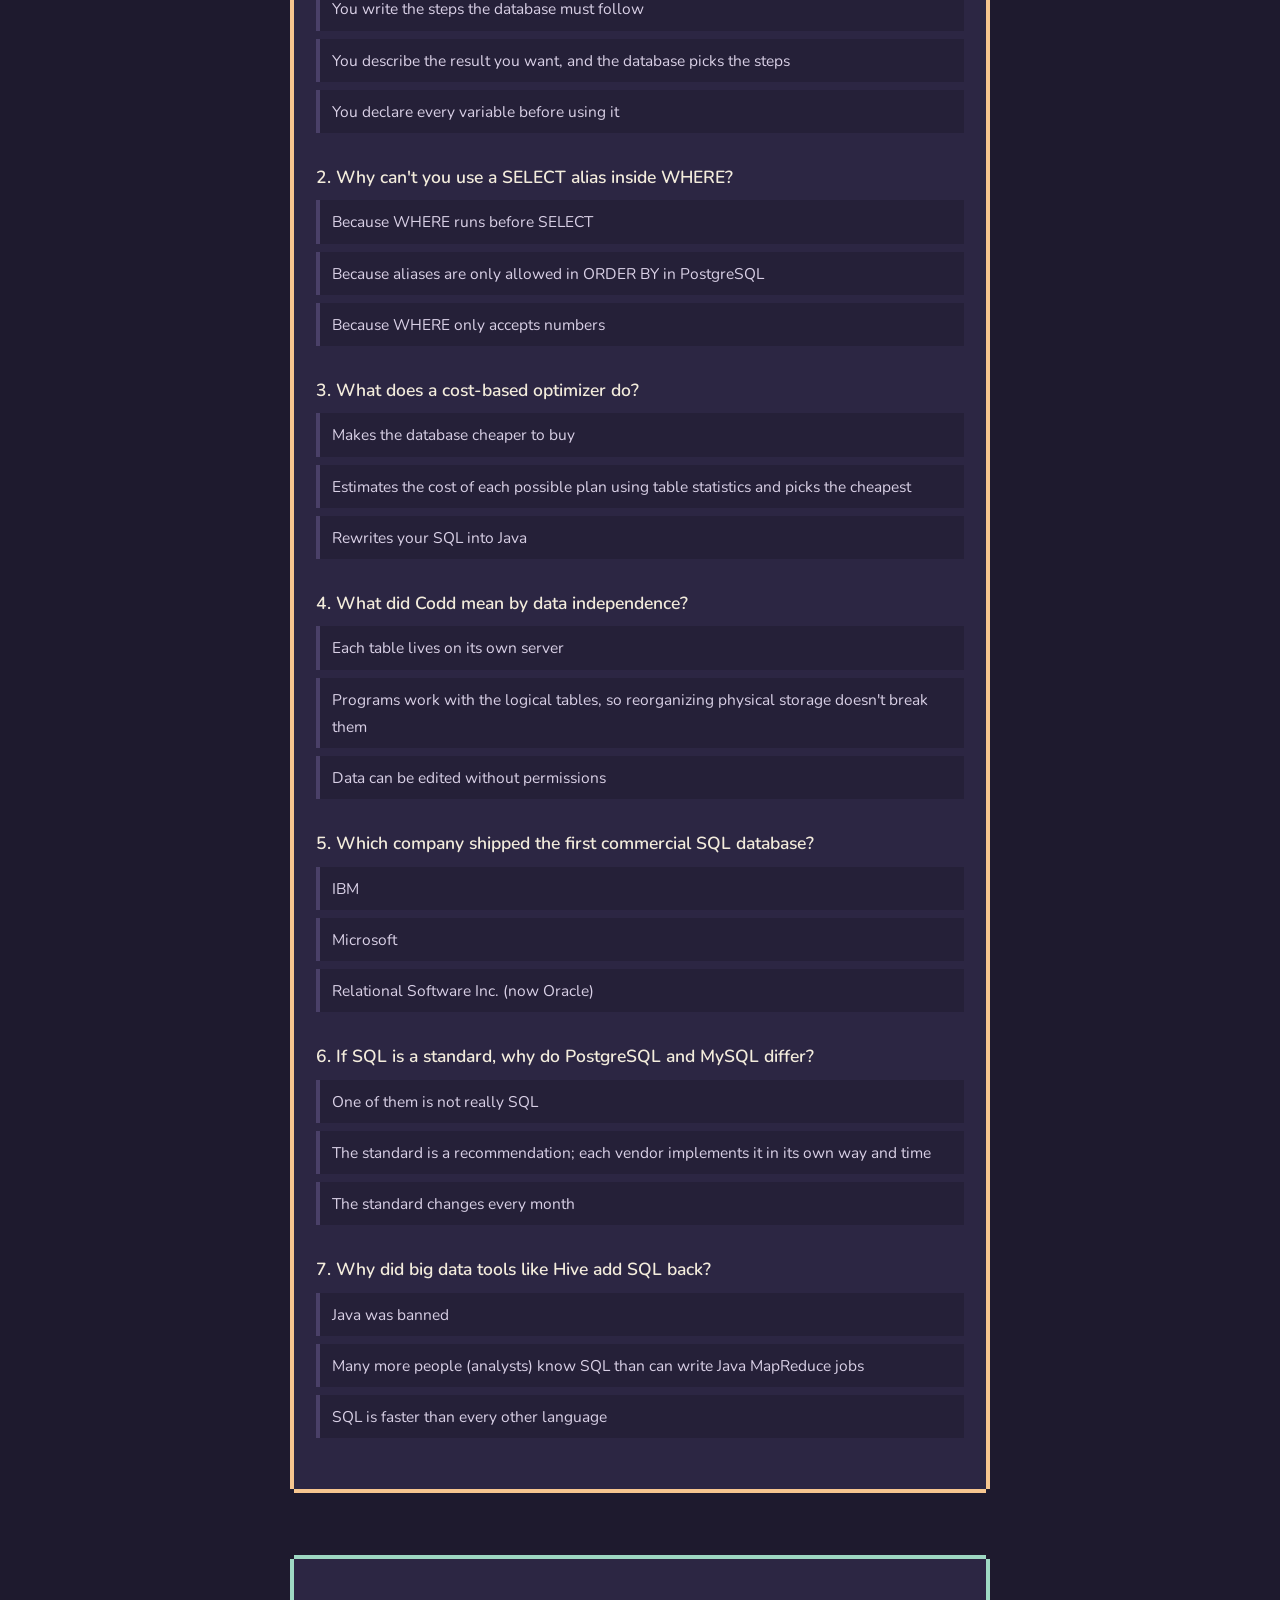
<file: sql/ep00-story-of-sql/index.html>
<!DOCTYPE html>
<html lang="en">
<head>
  <meta charset="UTF-8">
  <meta name="viewport" content="width=device-width, initial-scale=1.0">
  <title>Ep 00 · A Short Story of SQL · SQL Quest</title>
  <meta name="description" content="SQL Quest episode 0: how a 1970 research paper became the language every data platform still speaks. A cozy pixel study page with a cat.">
  <link rel="preconnect" href="https://fonts.googleapis.com">
  <link rel="preconnect" href="https://fonts.gstatic.com" crossorigin>
  <link href="https://fonts.googleapis.com/css2?family=Pixelify+Sans:wght@400;600;700&family=VT323&family=Nunito:wght@400;600;700&display=swap" rel="stylesheet">
  <link rel="stylesheet" href="/assets/pixel-study.css?v=2">
  <script src="/assets/pixel-study.js?v=2" defer></script>
</head>
<body data-ep="ep00">

  <nav>
    <div class="wide">
      <a class="logo" href="/">datawithkim<b>.dev</b></a>
      <div class="nav-right">
        <span class="xp" title="Levels you marked as cleared">★ <span id="xp">0/8</span><span class="long"> cleared</span></span>
        <a href="/sql/">SQL Quest</a>
        <a class="hide-sm" href="/#notes">← notes</a>
      </div>
    </div>
    <div class="track" aria-hidden="true"></div>
  </nav>

  <header class="wide hero">
    <div>
      <div class="chip">SQL Quest · episode 00 · world 1</div>
      <h1>A Short Story<br>of <span class="hl">SQL</span></h1>
      <p class="lead">A boring-titled paper, a word game, a startup that beat IBM, and a language that was declared dead and came back stronger. This is how 50-year-old SQL still runs the data world. Grab a tea and start the timer.</p>
      <div class="meta"><span>2026-11-16</span><span>·</span><span>10 min read</span><span>·</span><span class="t">#sql #history #postgresql</span></div>
    </div>
    <div>
      <div class="px scene-box"><div class="scene-slot"></div></div>
      <p class="scene-cap">rainy night · SELECT on screen · study cat on duty (asleep)</p>
    </div>
  </header>

  <div class="read">
    <div class="px howto">
      <div><b>1 · start the timer</b>The Pomodoro timer in the corner gives you 25 minutes of focus. Rain sounds are optional.</div>
      <div><b>2 · read a chapter</b>Hover the purple <span style="color:var(--lav)">terms</span> for a quick definition.</div>
      <div><b>3 · reach the save point</b>Read the cat's tip, tick "cleared", then try the quiz at the end.</div>
    </div>
  </div>

  <div class="wide">
    <div class="px map reveal">
      <h3>// level map: 1960s → today</h3>
      <div class="levels">
        <a class="lvl" href="#ch1" data-ch="1" style="--c: var(--muted)"><span class="node">1</span><span class="yr">1960s</span><span class="lbl">Dark ages</span></a>
        <a class="lvl" href="#ch2" data-ch="2" style="--c: var(--mint)"><span class="node">2</span><span class="yr">1970</span><span class="lbl">The paper</span></a>
        <a class="lvl" href="#ch3" data-ch="3" style="--c: var(--mint)"><span class="node">3</span><span class="yr">1974</span><span class="lbl">Word game</span></a>
        <a class="lvl" href="#ch4" data-ch="4" style="--c: var(--lav)"><span class="node">4</span><span class="yr">1979</span><span class="lbl">Optimizer</span></a>
        <a class="lvl" href="#ch5" data-ch="5" style="--c: var(--sky)"><span class="node">5</span><span class="yr">1979</span><span class="lbl">Startup wins</span></a>
        <a class="lvl" href="#ch6" data-ch="6" style="--c: var(--peach)"><span class="node">6</span><span class="yr">1986</span><span class="lbl">Dialects</span></a>
        <a class="lvl" href="#ch7" data-ch="7" style="--c: var(--sky)"><span class="node">7</span><span class="yr">1986–96</span><span class="lbl">Free heroes</span></a>
        <a class="lvl" href="#ch8" data-ch="8" style="--c: var(--pink)"><span class="node">8</span><span class="yr">2008→</span><span class="lbl">Plot twist</span></a>
      </div>
    </div>
  </div>

  <article class="read">

    <section class="coldopen reveal">
      <p>Every banking app, every flight booking, every dashboard your boss opens: somewhere underneath, there's a <code>SELECT</code> finding one row among billions in milliseconds.</p>
      <p>In the 1960s, the same job meant a programmer writing pages of custom code just to find your record on a disk. SQL is older than the internet and older than the PC, trendy tools have tried to replace it, and it's still here, more popular than ever.</p>
      <p class="big-idea">How does a 50-year-old language beat everything? Let's play through it, one level at a time.</p>
    </section>

    <section class="chapter reveal" id="ch1" style="--c: var(--muted)">
      <div class="ch-head"><span class="ch-num">level 01</span><span class="ch-year">1960s</span></div>
      <h2>The dark ages of data</h2>
      <p>Picture this. It's 1965, and your boss walks over: <em>"How many customers in Milan ordered more than 100 lamps last year?"</em> Today you'd type one line of SQL. Back then? You'd say <em>"give me two weeks."</em></p>
      <p>Data lives in one of two shapes. In the <strong>hierarchical model</strong> (like IBM's <strong>IMS</strong>) it's a family tree: a customer owns orders, each order owns items. In the <strong>network model</strong> (<strong>CODASYL</strong>) it's a web of records tied together by physical disk addresses, called <strong>pointers</strong>.</p>
      <p>Imagine a library where books aren't sorted by title, but tied to each other with ropes. To find one book, the librarian starts at the door, follows the blue rope to shelf 4, jumps to shelf 12, climbs a ladder… And if the library moves a single shelf, every set of directions ever written is wrong.</p>
      <p>That was 1960s software: the <em>meaning</em> of the data was glued to <em>where</em> it sat on disk. Move a file, and every program reading it crashed. Ask a new question, and someone had to write a brand-new navigation program.</p>
      <p class="hook">Someone at IBM is about to ask: what if we cut all the ropes? →</p>
      <div class="px save" style="--c: var(--muted)">
        <div>
          <div class="tag">💾 save point · the cat says</div>
          <p class="tip">Before SQL, data was glued to the disk, and every new question meant a new program.</p>
          <div class="terms"><button class="term" data-def="Data stored like a family tree: parent records own child records. IBM's IMS worked this way.">hierarchical model</button><button class="term" data-def="Records linked in a web by physical disk pointers. Standardized by the CODASYL group.">network model</button><button class="term" data-def="A physical address telling the program where the next record sits on disk. Old databases made programmers follow these by hand.">pointer</button><button class="term" data-def="Procedural: you write the steps (go here, then there). The opposite of declarative.">procedural</button></div>
          <label class="clear"><input type="checkbox" data-ch="1"><span>cleared</span></label>
        </div>
      </div>
    </section>

    <section class="chapter reveal" id="ch2" style="--c: var(--mint)">
      <div class="ch-head"><span class="ch-num">level 02</span><span class="ch-year">1970</span></div>
      <h2>The paper that changed everything</h2>
      <p>June 1970. <strong>Edgar F. "Ted" Codd</strong>, a British mathematician, Oxford-educated and working at IBM's lab in San Jose, publishes an 11-page paper with possibly the most boring title in computer history: <em>"A Relational Model of Data for Large Shared Data Banks."</em> Even some colleagues find it too mathematical to read.</p>
      <p>But inside it is a revolution, and it fits on a sticky note: <strong>separate what the data means from where it's stored.</strong> Codd calls this <strong>data independence</strong>. Store everything as simple tables. Link tables by matching values (a customer ID), not by disk addresses. Then if someone reorganizes the disk, your tables, and your programs, don't even notice.</p>
      <figure class="px fig reveal"><div class="fig-scroll"><svg viewBox="0 0 720 250" xmlns="http://www.w3.org/2000/svg" role="img" aria-label="Codd's math words and the words we use today: relation means table, tuple means row, attribute means column."><rect x="30" y="40" width="330" height="136" fill="#1e1a2e" stroke="#9ed8c3" stroke-width="3"/><rect x="140" y="40" width="110" height="136" fill="rgba(246,197,143,.12)"/><rect x="30" y="108" width="330" height="34" fill="rgba(242,167,184,.16)"/><text x="42" y="63" class="h" text-anchor="start">id</text><text x="152" y="63" class="h" text-anchor="start">name</text><text x="262" y="63" class="h" text-anchor="start">city</text><line x1="30" y1="74" x2="360" y2="74" stroke="#4a4068" stroke-width="2"/><text x="42" y="97" class="n" text-anchor="start">1</text><text x="152" y="97" class="n" text-anchor="start">Giulia</text><text x="262" y="97" class="n" text-anchor="start">Milan</text><text x="42" y="131" class="n" text-anchor="start">2</text><text x="152" y="131" class="n" text-anchor="start">Marco</text><text x="262" y="131" class="n" text-anchor="start">Rome</text><text x="42" y="165" class="n" text-anchor="start">3</text><text x="152" y="165" class="n" text-anchor="start">Tuyen</text><text x="262" y="165" class="n" text-anchor="start">Pordenone</text><text x="30" y="28" class="h2" text-anchor="start">customers</text><path d="M360 50 H400 V58 H414" fill="none" stroke="#9ed8c3" stroke-width="2" stroke-dasharray="4 4"/><rect x="420" y="44" width="14" height="14" fill="#9ed8c3"/><text x="444" y="57" class="h" text-anchor="start">relation</text><text x="580" y="57" class="m" text-anchor="start">= table</text><path d="M360 125 H400 V128 H414" fill="none" stroke="#f2a7b8" stroke-width="2" stroke-dasharray="4 4"/><rect x="420" y="114" width="14" height="14" fill="#f2a7b8"/><text x="444" y="127" class="h" text-anchor="start">tuple</text><text x="580" y="127" class="m" text-anchor="start">= row</text><path d="M195.0 176 V238 H400 V198 H414" fill="none" stroke="#f6c58f" stroke-width="2" stroke-dasharray="4 4"/><rect x="420" y="184" width="14" height="14" fill="#f6c58f"/><text x="444" y="197" class="h" text-anchor="start">attribute</text><text x="580" y="197" class="m" text-anchor="start">= column</text><text x="420" y="240" class="s" text-anchor="start">math word → today's word</text></svg></div><figcaption>Codd wrote in math, we speak in tables. Linking tables by matching values (like a customer id) instead of disk pointers is what makes data independence possible.</figcaption></figure>
      <p>And the best part: you just say <strong>what</strong> you want, and the machine works out <strong>how</strong> to get it.</p>
      <p class="big-idea">You don't give the taxi driver directions. You just give the address.</p>
      <p>That idea is called <strong>declarative</strong>. Codd also gives us <strong>normalization</strong>: rules for splitting data so that every fact lives in exactly one place, and never contradicts itself. In 1981 he receives the <strong>Turing Award</strong>, the "Nobel Prize" of computing.</p>
      <figure class="px fig reveal"><div class="fig-scroll"><svg viewBox="0 0 720 300" xmlns="http://www.w3.org/2000/svg" role="img" aria-label="Two ways to ask which customers live in Milan. 1960s: a programmer walks a tree of records step by step. 1970 onward: you write one SQL sentence and the optimizer picks the route."><defs><marker id="ah-a" viewBox="0 0 8 8" refX="6" refY="4" markerWidth="7" markerHeight="7" orient="auto-start-reverse"><path d="M0 0 L8 4 L0 8 Z" fill="#f6c58f"/></marker></defs><defs><marker id="ah-b" viewBox="0 0 8 8" refX="6" refY="4" markerWidth="7" markerHeight="7" orient="auto-start-reverse"><path d="M0 0 L8 4 L0 8 Z" fill="#9ed8c3"/></marker></defs><path d="M10 6 H342 V10 H346 V290 H342 V294 H10 V290 H6 V10 H10 Z" fill="#2c2643" stroke="#4a4068" stroke-width="3"/><text x="22" y="36" class="h" text-anchor="start">1960s · you walk the tree</text><text x="22" y="58" class="m" text-anchor="start">question: who lives in Milan?</text><path d="M130 76 H222 V80 H226 V102 H222 V106 H130 V102 H126 V80 H130 Z" fill="#252038" stroke="#a99fbf" stroke-width="3"/><text x="176" y="97" class="n" text-anchor="middle">customers</text><line x1="176" y1="106" x2="60" y2="146" stroke="#4a4068" stroke-width="3"/><path d="M18 146 H102 V150 H106 V170 H102 V174 H18 V170 H14 V150 H18 Z" fill="#252038" stroke="#a99fbf" stroke-width="3"/><text x="60" y="166" class="n" text-anchor="middle">C1 Rome</text><line x1="60" y1="174" x2="38" y2="206" stroke="#4a4068" stroke-width="3"/><path d="M26 206 H50 V210 H54 V222 H50 V226 H26 V222 H22 V210 H26 Z" fill="#252038" stroke="#4a4068" stroke-width="3"/><text x="38" y="221" class="s" text-anchor="middle">ord</text><line x1="60" y1="174" x2="82" y2="206" stroke="#4a4068" stroke-width="3"/><path d="M70 206 H94 V210 H98 V222 H94 V226 H70 V222 H66 V210 H70 Z" fill="#252038" stroke="#4a4068" stroke-width="3"/><text x="82" y="221" class="s" text-anchor="middle">ord</text><line x1="176" y1="106" x2="176" y2="146" stroke="#4a4068" stroke-width="3"/><path d="M134 146 H218 V150 H222 V170 H218 V174 H134 V170 H130 V150 H134 Z" fill="#252038" stroke="#9ed8c3" stroke-width="3"/><text x="176" y="166" class="n" text-anchor="middle">C2 Milan</text><line x1="176" y1="174" x2="154" y2="206" stroke="#4a4068" stroke-width="3"/><path d="M142 206 H166 V210 H170 V222 H166 V226 H142 V222 H138 V210 H142 Z" fill="#252038" stroke="#4a4068" stroke-width="3"/><text x="154" y="221" class="s" text-anchor="middle">ord</text><line x1="176" y1="174" x2="198" y2="206" stroke="#4a4068" stroke-width="3"/><path d="M186 206 H210 V210 H214 V222 H210 V226 H186 V222 H182 V210 H186 Z" fill="#252038" stroke="#4a4068" stroke-width="3"/><text x="198" y="221" class="s" text-anchor="middle">ord</text><line x1="176" y1="106" x2="292" y2="146" stroke="#4a4068" stroke-width="3"/><path d="M250 146 H334 V150 H338 V170 H334 V174 H250 V170 H246 V150 H250 Z" fill="#252038" stroke="#a99fbf" stroke-width="3"/><text x="292" y="166" class="n" text-anchor="middle">C3 Turin</text><line x1="292" y1="174" x2="270" y2="206" stroke="#4a4068" stroke-width="3"/><path d="M258 206 H282 V210 H286 V222 H282 V226 H258 V222 H254 V210 H258 Z" fill="#252038" stroke="#4a4068" stroke-width="3"/><text x="270" y="221" class="s" text-anchor="middle">ord</text><line x1="292" y1="174" x2="314" y2="206" stroke="#4a4068" stroke-width="3"/><path d="M302 206 H326 V210 H330 V222 H326 V226 H302 V222 H298 V210 H302 Z" fill="#252038" stroke="#4a4068" stroke-width="3"/><text x="314" y="221" class="s" text-anchor="middle">ord</text><circle cx="110" cy="118" r="10" fill="#f6c58f"/><text x="110" y="123" class="stepn" text-anchor="middle">1</text><circle cx="52" cy="192" r="10" fill="#f6c58f"/><text x="52" y="197" class="stepn" text-anchor="middle">2</text><circle cx="118" cy="192" r="10" fill="#f6c58f"/><text x="118" y="197" class="stepn" text-anchor="middle">3</text><circle cx="232" cy="118" r="10" fill="#f6c58f"/><text x="232" y="123" class="stepn" text-anchor="middle">4</text><circle cx="168" cy="192" r="10" fill="#f6c58f"/><text x="168" y="197" class="stepn" text-anchor="middle">5</text><circle cx="232" cy="192" r="10" fill="#f6c58f"/><text x="232" y="197" class="stepn" text-anchor="middle">6</text><text x="22" y="256" class="m" text-anchor="start">→ follow pointers,</text><text x="22" y="278" class="m" text-anchor="start">  one record at a time</text><path d="M378 6 H710 V10 H714 V290 H710 V294 H378 V290 H374 V10 H378 Z" fill="#2c2643" stroke="#4a4068" stroke-width="3"/><text x="390" y="36" class="h" text-anchor="start">1970 → · you describe it</text><path d="M394 50 H694 V54 H698 V132 H694 V136 H394 V132 H390 V54 H394 Z" fill="#1e1a2e" stroke="#9ed8c3" stroke-width="3"/><text x="404" y="74" class="code2" text-anchor="start"><tspan class="kw">SELECT</tspan> name</text><text x="404" y="98" class="code2" text-anchor="start"><tspan class="kw">FROM</tspan> customers</text><text x="404" y="122" class="code2" text-anchor="start"><tspan class="kw">WHERE</tspan> city = <tspan class="str">'Milan'</tspan></text><line x1="544" y1="138" x2="544" y2="150" stroke="#9ed8c3" stroke-width="3" marker-end="url(#ah-b)"/><path d="M414 154 H674 V158 H678 V204 H674 V208 H414 V204 H410 V158 H414 Z" fill="#1e1a2e" stroke="#c9b6f2" stroke-width="3"/><g transform="translate(420 161) scale(2.3)" shape-rendering="crispEdges"><rect x="2" y="0" width="1" height="1" fill="#4a2f3a"/><rect x="13" y="0" width="1" height="1" fill="#4a2f3a"/><rect x="1" y="1" width="1" height="1" fill="#4a2f3a"/><rect x="2" y="1" width="1" height="1" fill="#f5a65b"/><rect x="3" y="1" width="1" height="1" fill="#4a2f3a"/><rect x="12" y="1" width="1" height="1" fill="#4a2f3a"/><rect x="13" y="1" width="1" height="1" fill="#f5a65b"/><rect x="14" y="1" width="1" height="1" fill="#4a2f3a"/><rect x="1" y="2" width="1" height="1" fill="#4a2f3a"/><rect x="2" y="2" width="1" height="1" fill="#f7a1b5"/><rect x="3" y="2" width="1" height="1" fill="#f5a65b"/><rect x="4" y="2" width="1" height="1" fill="#4a2f3a"/><rect x="5" y="2" width="1" height="1" fill="#4a2f3a"/><rect x="6" y="2" width="1" height="1" fill="#4a2f3a"/><rect x="7" y="2" width="1" height="1" fill="#4a2f3a"/><rect x="8" y="2" width="1" height="1" fill="#4a2f3a"/><rect x="9" y="2" width="1" height="1" fill="#4a2f3a"/><rect x="10" y="2" width="1" height="1" fill="#4a2f3a"/><rect x="11" y="2" width="1" height="1" fill="#4a2f3a"/><rect x="12" y="2" width="1" height="1" fill="#f5a65b"/><rect x="13" y="2" width="1" height="1" fill="#f7a1b5"/><rect x="14" y="2" width="1" height="1" fill="#4a2f3a"/><rect x="0" y="3" width="1" height="1" fill="#4a2f3a"/><rect x="1" y="3" width="1" height="1" fill="#f5a65b"/><rect x="2" y="3" width="1" height="1" fill="#f5a65b"/><rect x="3" y="3" width="1" height="1" fill="#f5a65b"/><rect x="4" y="3" width="1" height="1" fill="#f5a65b"/><rect x="5" y="3" width="1" height="1" fill="#d97f35"/><rect x="6" y="3" width="1" height="1" fill="#f5a65b"/><rect x="7" y="3" width="1" height="1" fill="#d97f35"/><rect x="8" y="3" width="1" height="1" fill="#d97f35"/><rect x="9" y="3" width="1" height="1" fill="#f5a65b"/><rect x="10" y="3" width="1" height="1" fill="#d97f35"/><rect x="11" y="3" width="1" height="1" fill="#f5a65b"/><rect x="12" y="3" width="1" height="1" fill="#f5a65b"/><rect x="13" y="3" width="1" height="1" fill="#f5a65b"/><rect x="14" y="3" width="1" height="1" fill="#f5a65b"/><rect x="15" y="3" width="1" height="1" fill="#4a2f3a"/><rect x="0" y="4" width="1" height="1" fill="#4a2f3a"/><rect x="1" y="4" width="1" height="1" fill="#f5a65b"/><rect x="2" y="4" width="1" height="1" fill="#f5a65b"/><rect x="3" y="4" width="1" height="1" fill="#f5a65b"/><rect x="4" y="4" width="1" height="1" fill="#f5a65b"/><rect x="5" y="4" width="1" height="1" fill="#f5a65b"/><rect x="6" y="4" width="1" height="1" fill="#f5a65b"/><rect x="7" y="4" width="1" height="1" fill="#f5a65b"/><rect x="8" y="4" width="1" height="1" fill="#f5a65b"/><rect x="9" y="4" width="1" height="1" fill="#f5a65b"/><rect x="10" y="4" width="1" height="1" fill="#f5a65b"/><rect x="11" y="4" width="1" height="1" fill="#f5a65b"/><rect x="12" y="4" width="1" height="1" fill="#f5a65b"/><rect x="13" y="4" width="1" height="1" fill="#f5a65b"/><rect x="14" y="4" width="1" height="1" fill="#f5a65b"/><rect x="15" y="4" width="1" height="1" fill="#4a2f3a"/><rect x="0" y="5" width="1" height="1" fill="#4a2f3a"/><rect x="1" y="5" width="1" height="1" fill="#f5a65b"/><rect x="2" y="5" width="1" height="1" fill="#f5a65b"/><rect x="3" y="5" width="1" height="1" fill="#2b2238"/><rect x="4" y="5" width="1" height="1" fill="#ffffff"/><rect x="5" y="5" width="1" height="1" fill="#f5a65b"/><rect x="6" y="5" width="1" height="1" fill="#f5a65b"/><rect x="7" y="5" width="1" height="1" fill="#f5a65b"/><rect x="8" y="5" width="1" height="1" fill="#f5a65b"/><rect x="9" y="5" width="1" height="1" fill="#f5a65b"/><rect x="10" y="5" width="1" height="1" fill="#f5a65b"/><rect x="11" y="5" width="1" height="1" fill="#2b2238"/><rect x="12" y="5" width="1" height="1" fill="#ffffff"/><rect x="13" y="5" width="1" height="1" fill="#f5a65b"/><rect x="14" y="5" width="1" height="1" fill="#f5a65b"/><rect x="15" y="5" width="1" height="1" fill="#4a2f3a"/><rect x="0" y="6" width="1" height="1" fill="#4a2f3a"/><rect x="1" y="6" width="1" height="1" fill="#f5a65b"/><rect x="2" y="6" width="1" height="1" fill="#f5a65b"/><rect x="3" y="6" width="1" height="1" fill="#2b2238"/><rect x="4" y="6" width="1" height="1" fill="#2b2238"/><rect x="5" y="6" width="1" height="1" fill="#f5a65b"/><rect x="6" y="6" width="1" height="1" fill="#f5a65b"/><rect x="7" y="6" width="1" height="1" fill="#f5a65b"/><rect x="8" y="6" width="1" height="1" fill="#f5a65b"/><rect x="9" y="6" width="1" height="1" fill="#f5a65b"/><rect x="10" y="6" width="1" height="1" fill="#f5a65b"/><rect x="11" y="6" width="1" height="1" fill="#2b2238"/><rect x="12" y="6" width="1" height="1" fill="#2b2238"/><rect x="13" y="6" width="1" height="1" fill="#f5a65b"/><rect x="14" y="6" width="1" height="1" fill="#f5a65b"/><rect x="15" y="6" width="1" height="1" fill="#4a2f3a"/><rect x="0" y="7" width="1" height="1" fill="#4a2f3a"/><rect x="1" y="7" width="1" height="1" fill="#f5a65b"/><rect x="2" y="7" width="1" height="1" fill="#f7a1b5"/><rect x="3" y="7" width="1" height="1" fill="#f7a1b5"/><rect x="4" y="7" width="1" height="1" fill="#f5a65b"/><rect x="5" y="7" width="1" height="1" fill="#f5a65b"/><rect x="6" y="7" width="1" height="1" fill="#fff1dc"/><rect x="7" y="7" width="1" height="1" fill="#fff1dc"/><rect x="8" y="7" width="1" height="1" fill="#e86a8a"/><rect x="9" y="7" width="1" height="1" fill="#fff1dc"/><rect x="10" y="7" width="1" height="1" fill="#fff1dc"/><rect x="11" y="7" width="1" height="1" fill="#f5a65b"/><rect x="12" y="7" width="1" height="1" fill="#f7a1b5"/><rect x="13" y="7" width="1" height="1" fill="#f7a1b5"/><rect x="14" y="7" width="1" height="1" fill="#f5a65b"/><rect x="15" y="7" width="1" height="1" fill="#4a2f3a"/><rect x="1" y="8" width="1" height="1" fill="#4a2f3a"/><rect x="2" y="8" width="1" height="1" fill="#f5a65b"/><rect x="3" y="8" width="1" height="1" fill="#f5a65b"/><rect x="4" y="8" width="1" height="1" fill="#f5a65b"/><rect x="5" y="8" width="1" height="1" fill="#fff1dc"/><rect x="6" y="8" width="1" height="1" fill="#fff1dc"/><rect x="7" y="8" width="1" height="1" fill="#fff1dc"/><rect x="8" y="8" width="1" height="1" fill="#fff1dc"/><rect x="9" y="8" width="1" height="1" fill="#fff1dc"/><rect x="10" y="8" width="1" height="1" fill="#fff1dc"/><rect x="11" y="8" width="1" height="1" fill="#f5a65b"/><rect x="12" y="8" width="1" height="1" fill="#f5a65b"/><rect x="13" y="8" width="1" height="1" fill="#f5a65b"/><rect x="14" y="8" width="1" height="1" fill="#4a2f3a"/><rect x="2" y="9" width="1" height="1" fill="#4a2f3a"/><rect x="3" y="9" width="1" height="1" fill="#4a2f3a"/><rect x="4" y="9" width="1" height="1" fill="#f5a65b"/><rect x="5" y="9" width="1" height="1" fill="#f5a65b"/><rect x="6" y="9" width="1" height="1" fill="#f5a65b"/><rect x="7" y="9" width="1" height="1" fill="#f5a65b"/><rect x="8" y="9" width="1" height="1" fill="#f5a65b"/><rect x="9" y="9" width="1" height="1" fill="#f5a65b"/><rect x="10" y="9" width="1" height="1" fill="#f5a65b"/><rect x="11" y="9" width="1" height="1" fill="#f5a65b"/><rect x="12" y="9" width="1" height="1" fill="#4a2f3a"/><rect x="13" y="9" width="1" height="1" fill="#4a2f3a"/><rect x="1" y="10" width="1" height="1" fill="#4a2f3a"/><rect x="2" y="10" width="1" height="1" fill="#f5a65b"/><rect x="3" y="10" width="1" height="1" fill="#f5a65b"/><rect x="4" y="10" width="1" height="1" fill="#f5a65b"/><rect x="5" y="10" width="1" height="1" fill="#f5a65b"/><rect x="6" y="10" width="1" height="1" fill="#fff1dc"/><rect x="7" y="10" width="1" height="1" fill="#fff1dc"/><rect x="8" y="10" width="1" height="1" fill="#fff1dc"/><rect x="9" y="10" width="1" height="1" fill="#fff1dc"/><rect x="10" y="10" width="1" height="1" fill="#f5a65b"/><rect x="11" y="10" width="1" height="1" fill="#f5a65b"/><rect x="12" y="10" width="1" height="1" fill="#f5a65b"/><rect x="13" y="10" width="1" height="1" fill="#f5a65b"/><rect x="14" y="10" width="1" height="1" fill="#4a2f3a"/><rect x="1" y="11" width="1" height="1" fill="#4a2f3a"/><rect x="2" y="11" width="1" height="1" fill="#f5a65b"/><rect x="3" y="11" width="1" height="1" fill="#f5a65b"/><rect x="4" y="11" width="1" height="1" fill="#d97f35"/><rect x="5" y="11" width="1" height="1" fill="#f5a65b"/><rect x="6" y="11" width="1" height="1" fill="#fff1dc"/><rect x="7" y="11" width="1" height="1" fill="#fff1dc"/><rect x="8" y="11" width="1" height="1" fill="#fff1dc"/><rect x="9" y="11" width="1" height="1" fill="#fff1dc"/><rect x="10" y="11" width="1" height="1" fill="#fff1dc"/><rect x="11" y="11" width="1" height="1" fill="#f5a65b"/><rect x="12" y="11" width="1" height="1" fill="#d97f35"/><rect x="13" y="11" width="1" height="1" fill="#f5a65b"/><rect x="14" y="11" width="1" height="1" fill="#4a2f3a"/><rect x="16" y="11" width="1" height="1" fill="#4a2f3a"/><rect x="17" y="11" width="1" height="1" fill="#4a2f3a"/><rect x="1" y="12" width="1" height="1" fill="#4a2f3a"/><rect x="2" y="12" width="1" height="1" fill="#f5a65b"/><rect x="3" y="12" width="1" height="1" fill="#f5a65b"/><rect x="4" y="12" width="1" height="1" fill="#f5a65b"/><rect x="5" y="12" width="1" height="1" fill="#f5a65b"/><rect x="6" y="12" width="1" height="1" fill="#fff1dc"/><rect x="7" y="12" width="1" height="1" fill="#fff1dc"/><rect x="8" y="12" width="1" height="1" fill="#fff1dc"/><rect x="9" y="12" width="1" height="1" fill="#fff1dc"/><rect x="10" y="12" width="1" height="1" fill="#fff1dc"/><rect x="11" y="12" width="1" height="1" fill="#f5a65b"/><rect x="12" y="12" width="1" height="1" fill="#f5a65b"/><rect x="13" y="12" width="1" height="1" fill="#f5a65b"/><rect x="14" y="12" width="1" height="1" fill="#4a2f3a"/><rect x="15" y="12" width="1" height="1" fill="#4a2f3a"/><rect x="16" y="12" width="1" height="1" fill="#f5a65b"/><rect x="17" y="12" width="1" height="1" fill="#4a2f3a"/><rect x="1" y="13" width="1" height="1" fill="#4a2f3a"/><rect x="2" y="13" width="1" height="1" fill="#f5a65b"/><rect x="3" y="13" width="1" height="1" fill="#d97f35"/><rect x="4" y="13" width="1" height="1" fill="#f5a65b"/><rect x="5" y="13" width="1" height="1" fill="#f5a65b"/><rect x="6" y="13" width="1" height="1" fill="#fff1dc"/><rect x="7" y="13" width="1" height="1" fill="#fff1dc"/><rect x="8" y="13" width="1" height="1" fill="#fff1dc"/><rect x="9" y="13" width="1" height="1" fill="#fff1dc"/><rect x="10" y="13" width="1" height="1" fill="#fff1dc"/><rect x="11" y="13" width="1" height="1" fill="#f5a65b"/><rect x="12" y="13" width="1" height="1" fill="#f5a65b"/><rect x="13" y="13" width="1" height="1" fill="#d97f35"/><rect x="14" y="13" width="1" height="1" fill="#f5a65b"/><rect x="15" y="13" width="1" height="1" fill="#f5a65b"/><rect x="16" y="13" width="1" height="1" fill="#f5a65b"/><rect x="17" y="13" width="1" height="1" fill="#4a2f3a"/><rect x="1" y="14" width="1" height="1" fill="#4a2f3a"/><rect x="2" y="14" width="1" height="1" fill="#f5a65b"/><rect x="3" y="14" width="1" height="1" fill="#f5a65b"/><rect x="4" y="14" width="1" height="1" fill="#f5a65b"/><rect x="5" y="14" width="1" height="1" fill="#f5a65b"/><rect x="6" y="14" width="1" height="1" fill="#fff1dc"/><rect x="7" y="14" width="1" height="1" fill="#fff1dc"/><rect x="8" y="14" width="1" height="1" fill="#fff1dc"/><rect x="9" y="14" width="1" height="1" fill="#fff1dc"/><rect x="10" y="14" width="1" height="1" fill="#f5a65b"/><rect x="11" y="14" width="1" height="1" fill="#f5a65b"/><rect x="12" y="14" width="1" height="1" fill="#f5a65b"/><rect x="13" y="14" width="1" height="1" fill="#f5a65b"/><rect x="14" y="14" width="1" height="1" fill="#f5a65b"/><rect x="15" y="14" width="1" height="1" fill="#4a2f3a"/><rect x="16" y="14" width="1" height="1" fill="#4a2f3a"/><rect x="1" y="15" width="1" height="1" fill="#4a2f3a"/><rect x="2" y="15" width="1" height="1" fill="#fff1dc"/><rect x="3" y="15" width="1" height="1" fill="#fff1dc"/><rect x="4" y="15" width="1" height="1" fill="#fff1dc"/><rect x="5" y="15" width="1" height="1" fill="#4a2f3a"/><rect x="6" y="15" width="1" height="1" fill="#4a2f3a"/><rect x="7" y="15" width="1" height="1" fill="#4a2f3a"/><rect x="8" y="15" width="1" height="1" fill="#4a2f3a"/><rect x="9" y="15" width="1" height="1" fill="#4a2f3a"/><rect x="10" y="15" width="1" height="1" fill="#4a2f3a"/><rect x="11" y="15" width="1" height="1" fill="#4a2f3a"/><rect x="12" y="15" width="1" height="1" fill="#fff1dc"/><rect x="13" y="15" width="1" height="1" fill="#fff1dc"/><rect x="14" y="15" width="1" height="1" fill="#fff1dc"/><rect x="15" y="15" width="1" height="1" fill="#4a2f3a"/><rect x="2" y="16" width="1" height="1" fill="#4a2f3a"/><rect x="3" y="16" width="1" height="1" fill="#4a2f3a"/><rect x="4" y="16" width="1" height="1" fill="#4a2f3a"/><rect x="12" y="16" width="1" height="1" fill="#4a2f3a"/><rect x="13" y="16" width="1" height="1" fill="#4a2f3a"/><rect x="14" y="16" width="1" height="1" fill="#4a2f3a"/></g><text x="470" y="176" class="h2" text-anchor="start">optimizer</text><text x="470" y="198" class="s2" text-anchor="start">picks the route for you</text><line x1="544" y1="210" x2="544" y2="226" stroke="#9ed8c3" stroke-width="3" marker-end="url(#ah-b)"/><path d="M488 230 H600 V234 H604 V276 H600 V280 H488 V276 H484 V234 H488 Z" fill="#1e1a2e" stroke="#9ed8c3" stroke-width="3"/><text x="544" y="250" class="s" text-anchor="middle">name</text><line x1="492" y1="256" x2="596" y2="256" stroke="#4a4068" stroke-width="2"/><text x="544" y="274" class="n" text-anchor="middle">Giulia</text></svg></div><figcaption>Same question, two eras. Left: you write every step. Right: you write the result you want, and the optimizer (the cat) finds the route.</figcaption></figure>
      <p class="hook">But who will turn a math paper into something people can actually type? →</p>
      <div class="px save" style="--c: var(--mint)">
        <div>
          <div class="tag">💾 save point · the cat says</div>
          <p class="tip">Data independence: programs ask for meaning, not disk locations. Declarative: say WHAT, not HOW.</p>
          <div class="terms"><button class="term" data-def="Codd's key idea: the logical view (tables) is separate from physical storage, so reorganizing the disk doesn't break programs.">data independence</button><button class="term" data-def="Codd's model: data as tables (relations) of rows (tuples) and columns (attributes), linked by matching values.">relational model</button><button class="term" data-def="You describe the result you want, not the steps. SQL is declarative; a loop in Python is not.">declarative</button><button class="term" data-def="Rules (1NF, 2NF, 3NF, BCNF) for splitting data into tables so each fact is stored in exactly one place.">normalization</button></div>
          <label class="clear"><input type="checkbox" data-ch="2"><span>cleared</span></label>
        </div>
      </div>
    </section>

    <section class="chapter reveal" id="ch3" style="--c: var(--mint)">
      <div class="ch-head"><span class="ch-num">level 03</span><span class="ch-year">1973–1974</span></div>
      <h2>A language anyone could read (almost)</h2>
      <p>Codd's own query notation is pure math: symbols, quantifiers, subscripts. Beautiful, and terrifying for normal people. So in 1973 IBM starts a research project called <strong>System R</strong> to build a real, working version of Codd's model, and two young researchers, <strong>Donald Chamberlin</strong> and <strong>Raymond Boyce</strong>, get the job of designing its language.</p>
      <p>Their first try, <strong>SQUARE</strong>, uses subscripts you can't even type on a keyboard. So they throw out the math symbols and keep the English. Their secret weapon is a game: one invents a question about the data, the other writes it in the new language, then they swap. Question, answer, question, answer, until it reads like a sentence:</p>
      <blockquote>SELECT the name FROM customers WHERE the city is Pordenone.</blockquote>
      <p>They call it <strong>SEQUEL</strong>, and one language now does it all: read data (<code>SELECT</code>), count and sum (<code>COUNT</code>, <code>SUM</code>), change data (<code>INSERT</code>, <code>UPDATE</code>, <code>DELETE</code>) and build tables (<code>CREATE TABLE</code>). Then the lawyers call: a UK aircraft company, Hawker Siddeley, already owns the name "SEQUEL". So they drop the vowels, and <strong>SQL</strong> is born. That's why both "S-Q-L" and "sequel" are right.</p>
      <p>There's a sad twist. In 1974, shortly after the two present SEQUEL to the world, Raymond Boyce dies suddenly of a brain aneurysm, still in his twenties. He never sees his language take over the world.</p>
      <div class="px lab">
        <span class="k">// the side effect you still feel today</span>
        <p>Humans <em>write</em> <code>SELECT</code> first because that's how an English sentence starts. The machine <em>runs</em> <code>FROM</code> first, because it has to find the table before it can pick columns. That's why a <code>SELECT</code> alias doesn't exist yet when <code>WHERE</code> runs.</p>
      </div>
      <figure class="px fig reveal"><div class="fig-scroll"><svg viewBox="0 0 720 260" xmlns="http://www.w3.org/2000/svg" role="img" aria-label="You write SELECT first, but the database runs FROM, WHERE, GROUP BY and HAVING before SELECT. So WHERE runs before the SELECT alias exists."><text x="14" y="22" class="h" text-anchor="start">you write ↓</text><text x="706" y="255" class="h" text-anchor="end">the database runs ↑</text><line x1="60.0" y1="68" x2="460.0" y2="162" stroke="#f6c58f" stroke-width="4" stroke-dasharray=""/><line x1="160.0" y1="68" x2="60.0" y2="162" stroke="#4a4068" stroke-width="2" stroke-dasharray="6 5"/><line x1="260.0" y1="68" x2="160.0" y2="162" stroke="#9ed8c3" stroke-width="4" stroke-dasharray=""/><line x1="360.0" y1="68" x2="260.0" y2="162" stroke="#4a4068" stroke-width="2" stroke-dasharray="6 5"/><line x1="460.0" y1="68" x2="360.0" y2="162" stroke="#4a4068" stroke-width="2" stroke-dasharray="6 5"/><line x1="560.0" y1="68" x2="560.0" y2="162" stroke="#4a4068" stroke-width="2" stroke-dasharray="6 5"/><line x1="660.0" y1="68" x2="660.0" y2="162" stroke="#4a4068" stroke-width="2" stroke-dasharray="6 5"/><path d="M18 34 H102 V38 H106 V64 H102 V68 H18 V64 H14 V38 H18 Z" fill="#1e1a2e" stroke="#f6c58f" stroke-width="3"/><text x="60.0" y="57" class="kwbox" text-anchor="middle">SELECT</text><path d="M118 34 H202 V38 H206 V64 H202 V68 H118 V64 H114 V38 H118 Z" fill="#1e1a2e" stroke="#a99fbf" stroke-width="3"/><text x="160.0" y="57" class="kwbox" text-anchor="middle">FROM</text><path d="M218 34 H302 V38 H306 V64 H302 V68 H218 V64 H214 V38 H218 Z" fill="#1e1a2e" stroke="#9ed8c3" stroke-width="3"/><text x="260.0" y="57" class="kwbox" text-anchor="middle">WHERE</text><path d="M318 34 H402 V38 H406 V64 H402 V68 H318 V64 H314 V38 H318 Z" fill="#1e1a2e" stroke="#a99fbf" stroke-width="3"/><text x="360.0" y="57" class="kwbox" text-anchor="middle">GROUP BY</text><path d="M418 34 H502 V38 H506 V64 H502 V68 H418 V64 H414 V38 H418 Z" fill="#1e1a2e" stroke="#a99fbf" stroke-width="3"/><text x="460.0" y="57" class="kwbox" text-anchor="middle">HAVING</text><path d="M518 34 H602 V38 H606 V64 H602 V68 H518 V64 H514 V38 H518 Z" fill="#1e1a2e" stroke="#a99fbf" stroke-width="3"/><text x="560.0" y="57" class="kwbox" text-anchor="middle">ORDER BY</text><path d="M618 34 H702 V38 H706 V64 H702 V68 H618 V64 H614 V38 H618 Z" fill="#1e1a2e" stroke="#a99fbf" stroke-width="3"/><text x="660.0" y="57" class="kwbox" text-anchor="middle">LIMIT</text><path d="M18 164 H102 V168 H106 V194 H102 V198 H18 V194 H14 V168 H18 Z" fill="#1e1a2e" stroke="#a99fbf" stroke-width="3"/><text x="60.0" y="187" class="kwbox" text-anchor="middle">FROM</text><text x="60.0" y="218" class="s" text-anchor="middle">step 1</text><path d="M118 164 H202 V168 H206 V194 H202 V198 H118 V194 H114 V168 H118 Z" fill="#1e1a2e" stroke="#9ed8c3" stroke-width="3"/><text x="160.0" y="187" class="kwbox" text-anchor="middle">WHERE</text><text x="160.0" y="218" class="s" text-anchor="middle">step 2</text><path d="M218 164 H302 V168 H306 V194 H302 V198 H218 V194 H214 V168 H218 Z" fill="#1e1a2e" stroke="#a99fbf" stroke-width="3"/><text x="260.0" y="187" class="kwbox" text-anchor="middle">GROUP BY</text><text x="260.0" y="218" class="s" text-anchor="middle">step 3</text><path d="M318 164 H402 V168 H406 V194 H402 V198 H318 V194 H314 V168 H318 Z" fill="#1e1a2e" stroke="#a99fbf" stroke-width="3"/><text x="360.0" y="187" class="kwbox" text-anchor="middle">HAVING</text><text x="360.0" y="218" class="s" text-anchor="middle">step 4</text><path d="M418 164 H502 V168 H506 V194 H502 V198 H418 V194 H414 V168 H418 Z" fill="#1e1a2e" stroke="#f6c58f" stroke-width="3"/><text x="460.0" y="187" class="kwbox" text-anchor="middle">SELECT</text><text x="460.0" y="218" class="s" text-anchor="middle">step 5</text><path d="M518 164 H602 V168 H606 V194 H602 V198 H518 V194 H514 V168 H518 Z" fill="#1e1a2e" stroke="#a99fbf" stroke-width="3"/><text x="560.0" y="187" class="kwbox" text-anchor="middle">ORDER BY</text><text x="560.0" y="218" class="s" text-anchor="middle">step 6</text><path d="M618 164 H702 V168 H706 V194 H702 V198 H618 V194 H614 V168 H618 Z" fill="#1e1a2e" stroke="#a99fbf" stroke-width="3"/><text x="660.0" y="187" class="kwbox" text-anchor="middle">LIMIT</text><text x="660.0" y="218" class="s" text-anchor="middle">step 7</text></svg></div><figcaption>Read the lines: <span style="color:var(--mint)">WHERE</span> is step 2, <span style="color:var(--peach)">SELECT</span> is step 5. An alias made in SELECT doesn't exist yet when WHERE runs.</figcaption></figure>
      <p class="hook">Beautiful language. But the bosses have one question: "Isn't this going to be slow?" →</p>
      <div class="px save" style="--c: var(--mint)">
        <div>
          <div class="tag">💾 save point · the cat says</div>
          <p class="tip">SQL was designed to read like English. We write SELECT first, the engine runs FROM first.</p>
          <div class="terms"><button class="term" data-def="IBM's 1970s research project that built the first SQL database, to prove Codd's model could work in practice.">System R</button><button class="term" data-def="Structured English Query Language: SQL's original name, dropped because of a trademark.">SEQUEL</button><button class="term" data-def="FROM → WHERE → GROUP BY → HAVING → SELECT → ORDER BY → LIMIT. Different from the order you write it.">execution order</button><button class="term" data-def="Statement groups: DDL (CREATE, ALTER), DML (INSERT, UPDATE, DELETE), DQL (SELECT). SQL put them all in one language.">DDL / DML</button></div>
          <label class="clear"><input type="checkbox" data-ch="3"><span>cleared</span></label>
        </div>
      </div>
    </section>

    <section class="chapter reveal" id="ch4" style="--c: var(--lav)">
      <div class="ch-head"><span class="ch-num">level 04</span><span class="ch-year">1979</span></div>
      <h2>The skeptics vs. the optimizer</h2>
      <p>Enterprise bosses aren't impressed. <em>"A computer choosing its own route? It'll never be as fast as code written by hand."</em> If declarative SQL is slow, it's dead on arrival.</p>
      <p>Enter <strong>Patricia Selinger</strong>, a researcher on the System R team. In 1979 she publishes the answer: the <strong>cost-based optimizer</strong>. Before running your query, the database lists the possible ways to run it (scan the whole table? use an index? join A then B, or B then A?), uses <strong>statistics</strong> about the tables to estimate what each way will cost in disk reads and CPU, and picks the cheapest.</p>
      <p class="big-idea">It's a GPS for your query: same destination, it just picks the fastest road.</p>
      <p>Her work proves that a declarative language can be as fast as hand-written code. Nearly every SQL database today, including PostgreSQL, still uses this idea.</p>
      <div class="px lab">
        <span class="k">// meanwhile, in my lab (2026)</span>
        <p>I met Selinger's idea without knowing it. <code>EXPLAIN</code> shows the optimizer's choice and its estimated <code>cost=…</code>, and <code>ANALYZE</code> refreshes the statistics it uses to guess. On a 1-million-row table I never told PostgreSQL to use an index. Once the index existed, the optimizer picked it on its own.</p>
      </div>
      <figure class="px fig reveal"><div class="bars" role="img" aria-label="Execution time of the same query on 1 million rows: 30.8 milliseconds without an index, 0.2 milliseconds with an index, about 145 times faster."><div class="bars-title">Same query, 1 million rows · execution time (ms)</div><div class="bar-row" tabindex="0" data-tip="Read every row: ~1,000,000 checked, 96 kept. 30.8 ms."><span class="bar-lab">Seq Scan · no index</span><span class="bar-track"><span class="bar" style="--w:96.21%"></span></span><span class="bar-val">30.8 ms</span></div><div class="bar-row" tabindex="0" data-tip="Jumped straight to the 96 matching rows via the index. 0.2 ms."><span class="bar-lab">Bitmap Index Scan · with index</span><span class="bar-track"><span class="bar" style="--w:0.66%"></span></span><span class="bar-val">0.2 ms</span></div><div class="bars-axis"><span>0</span><span>10</span><span>20</span><span>30 ms</span></div><div class="bars-note">≈ 145× faster. Same <code>WHERE customer_id = 42</code>, I only added an index.</div></div><figcaption>My Lab 1 result on PostgreSQL 16: the optimizer switched plans by itself once the index existed. Hover a bar for details.</figcaption></figure>
      <p class="hook">IBM now has the model, the language and the optimizer. So why is someone else about to win? →</p>
      <div class="px save" style="--c: var(--lav)">
        <div>
          <div class="tag">💾 save point · the cat says</div>
          <p class="tip">The optimizer estimates the cost of each possible plan and picks the cheapest. That's why SQL can be declarative and fast.</p>
          <div class="terms"><button class="term" data-def="The part of the database that chooses how to run your query. You see its choice with EXPLAIN.">optimizer</button><button class="term" data-def="Optimizer that estimates the cost (disk reads + CPU) of each candidate plan and picks the cheapest. Invented by Patricia Selinger.">cost-based</button><button class="term" data-def="Numbers about a table (row count, distinct values…) that the optimizer uses to estimate costs. Refresh them in PostgreSQL with ANALYZE.">statistics</button><button class="term" data-def="PostgreSQL command that shows the plan the optimizer chose. EXPLAIN ANALYZE also runs it and shows real times.">EXPLAIN</button></div>
          <label class="clear"><input type="checkbox" data-ch="4"><span>cleared</span></label>
        </div>
      </div>
    </section>

    <section class="chapter reveal" id="ch5" style="--c: var(--sky)">
      <div class="ch-head"><span class="ch-num">level 05</span><span class="ch-year">1979–1983</span></div>
      <h2>The startup that beat IBM at its own game</h2>
      <p>Here's the plot twist. IBM invented the model, the language <em>and</em> the optimizer, but it's in no hurry to sell any of it. It's making a fortune from its old database, <strong>IMS</strong>, and a better product would eat those sales.</p>
      <p>IBM's researchers publish their papers openly, though. In California, a young entrepreneur named <strong>Larry Ellison</strong> reads them and thinks: <em>"IBM will sell this one day. What if we sell it first?"</em></p>
      <p>His tiny company, Relational Software, Inc., builds its own SQL database and ships it in <strong>1979</strong>, the first SQL database anyone could buy. Their marketing trick? They call it <strong>Version 2</strong>, because who would trust a Version 1? IBM follows with <strong>SQL/DS</strong> in 1981 and <strong>Db2</strong> in 1983. Ellison's company later renames itself after its product: <strong>Oracle</strong>.</p>
      <p>Oracle also brings its own flavour of SQL, <strong>PL/SQL</strong>, and with it <strong>packages</strong>: a way to group functions and procedures that PostgreSQL still doesn't have.</p>
      <p class="hook">Now everyone wants to sell SQL. What could go wrong? →</p>
      <div class="px save" style="--c: var(--sky)">
        <div>
          <div class="tag">💾 save point · the cat says</div>
          <p class="tip">IBM invented it, Oracle sold it first (1979). Never protect an old product so hard that you skip the new one.</p>
          <div class="terms"><button class="term" data-def="Relational Database Management System: software that stores tables and runs SQL, e.g. PostgreSQL, MySQL, Oracle, SQL Server.">RDBMS</button><button class="term" data-def="IBM's hierarchical database. Its profits made IBM slow to sell relational databases.">IMS</button><button class="term" data-def="IBM's flagship relational database, released in 1983 and still used by big banks today.">Db2</button><button class="term" data-def="An Oracle container that groups related functions and procedures. PostgreSQL uses schemas for this instead.">package</button></div>
          <label class="clear"><input type="checkbox" data-ch="5"><span>cleared</span></label>
        </div>
      </div>
    </section>

    <section class="chapter reveal" id="ch6" style="--c: var(--peach)">
      <div class="ch-head"><span class="ch-num">level 06</span><span class="ch-year">1986 →</span></div>
      <h2>Everyone speaks SQL. Nobody speaks it the same.</h2>
      <p>By the mid-1980s, SQL is a gold rush. Dozens of companies sell databases, and each adds its own words to SQL, like Italian in Milan versus Italian in Naples. Same language, different accent, and code written for one database doesn't run on the next.</p>
      <p>To stop the chaos, SQL becomes an official <strong>standard</strong>: ANSI in <strong>1986</strong>, ISO in <strong>1987</strong>. The first edition is a slim book. Today the standard runs to thousands of pages. Like a dictionary, it gets a new edition every few years:</p>
      <figure class="px fig reveal"><div class="fig-scroll"><svg viewBox="0 0 720 300" xmlns="http://www.w3.org/2000/svg" role="img" aria-label="The SQL standard grows like a staircase: SQL-86 first standard, SQL-89 keys and checks, SQL-92 JOIN and CASE, SQL:1999 CTEs and triggers, SQL:2003 window functions, SQL:2016 JSON."><rect x="4" y="172" width="112" height="120" fill="#3a3155"/><rect x="4" y="172" width="112" height="5" fill="#c9b6f2"/><text x="12" y="204" class="yr" text-anchor="start">1986</text><text x="12" y="224" class="stepl" text-anchor="start">SQL-86</text><text x="12" y="250" class="nsm" text-anchor="start">first one</text><text x="12" y="270" class="s" text-anchor="start">↳ SELECT…</text><rect x="122" y="142" width="112" height="150" fill="#3a3155"/><rect x="122" y="142" width="112" height="5" fill="#c9b6f2"/><text x="130" y="174" class="yr" text-anchor="start">1989</text><text x="130" y="194" class="stepl" text-anchor="start">SQL-89</text><text x="130" y="220" class="nsm" text-anchor="start">keys, checks</text><text x="130" y="240" class="s" text-anchor="start">↳ PK / FK</text><rect x="240" y="112" width="112" height="180" fill="#3a3155"/><rect x="240" y="112" width="112" height="5" fill="#c9b6f2"/><text x="248" y="144" class="yr" text-anchor="start">1992</text><text x="248" y="164" class="stepl" text-anchor="start">SQL-92</text><text x="248" y="190" class="nsm" text-anchor="start">JOIN, CASE</text><text x="248" y="210" class="s" text-anchor="start">↳ everyday</text><rect x="358" y="82" width="112" height="210" fill="#3a3155"/><rect x="358" y="82" width="112" height="5" fill="#c9b6f2"/><text x="366" y="114" class="yr" text-anchor="start">1999</text><text x="366" y="134" class="stepl" text-anchor="start">SQL:1999</text><text x="366" y="160" class="nsm" text-anchor="start">CTE, triggers</text><text x="366" y="180" class="s" text-anchor="start">↳ updated_at</text><rect x="476" y="52" width="112" height="240" fill="#4a3a3a"/><rect x="476" y="52" width="112" height="5" fill="#f6c58f"/><text x="484" y="84" class="yr" text-anchor="start">2003</text><text x="484" y="104" class="stepl" text-anchor="start">SQL:2003</text><text x="484" y="130" class="nsm" text-anchor="start">window funcs</text><text x="484" y="150" class="s" text-anchor="start">↳ RANK, LAG</text><rect x="594" y="22" width="112" height="270" fill="#3a3155"/><rect x="594" y="22" width="112" height="5" fill="#c9b6f2"/><text x="602" y="54" class="yr" text-anchor="start">2016</text><text x="602" y="74" class="stepl" text-anchor="start">SQL:2016</text><text x="602" y="100" class="nsm" text-anchor="start">JSON</text><text x="602" y="120" class="s" text-anchor="start">↳ my JSONB</text><line x1="4" y1="292" x2="706" y2="292" stroke="#4a4068" stroke-width="3"/></svg></div><figcaption>The SQL standard grows one edition at a time. The ↳ lines show what each step added, or where I meet it in my labs. (Newer editions keep coming, like SQL:2023.)</figcaption></figure>
      <p>But here's the catch: a standard is a recommendation, not a law. Each database picks the features it likes, in its own way, on its own schedule. That's why every SQL tutorial you'll ever read says <em>"in PostgreSQL it's like this, in MySQL it's like that."</em></p>
      <p class="hook">Two of those dialects are about to become very famous, and very free. →</p>
      <div class="px save" style="--c: var(--peach)">
        <div>
          <div class="tag">💾 save point · the cat says</div>
          <p class="tip">The standard is a recommendation, so every database speaks its own dialect.</p>
          <div class="terms"><button class="term" data-def="American and international standards bodies. They publish the official SQL standard (ANSI 1986, ISO 1987).">ANSI / ISO</button><button class="term" data-def="One database's version of SQL: mostly the same, with its own extras and gaps (PostgreSQL, MySQL, T-SQL…).">dialect</button><button class="term" data-def="Common Table Expression: a named temporary result written with WITH … AS (…). Standard since SQL:1999.">CTE</button><button class="term" data-def="A function that calculates over a group of related rows (a 'window') without merging them, e.g. RANK() OVER (...). Standard since SQL:2003.">window function</button></div>
          <label class="clear"><input type="checkbox" data-ch="6"><span>cleared</span></label>
        </div>
      </div>
    </section>

    <section class="chapter reveal" id="ch7" style="--c: var(--sky)">
      <div class="ch-head"><span class="ch-num">level 07</span><span class="ch-year">1986–1996</span></div>
      <h2>Two free heroes</h2>
      <p>Every story needs heroes who don't charge money. Ours has two.</p>
      <p><strong>Hero #1, the careful professor.</strong> At UC Berkeley, <strong>Michael Stonebraker</strong> has already built a database called <strong>Ingres</strong>. In <strong>1986</strong> he starts the next one and names it, literally, "<strong>Post-Ingres</strong>": <strong>Postgres</strong>. Funny detail: at first it doesn't even speak SQL. In <strong>1994</strong>, two students teach it SQL and release it as <strong>Postgres95</strong>. In <strong>1996</strong> it gets the name it still has: <strong>PostgreSQL</strong>. Careful, standards-loving, and free.</p>
      <p><strong>Hero #2, the fast kid.</strong> In <strong>1995</strong>, a Swedish company releases <strong>MySQL</strong>, quick and simple, made for the young web. It ends up powering millions of websites, but it grows up slowly. Look how long it took to get window functions:</p>
      <figure class="px fig reveal"><div class="fig-scroll"><svg viewBox="0 0 720 210" xmlns="http://www.w3.org/2000/svg" role="img" aria-label="Window functions entered the SQL standard in 2003. PostgreSQL added them in 2009 with version 8.4. MySQL added them in 2018 with version 8.0, nine years after PostgreSQL."><line x1="40" y1="120" x2="680" y2="120" stroke="#4a4068" stroke-width="4"/><rect x="76.64705882352942" y="115" width="3" height="10" fill="#4a4068"/><text x="77.64705882352942" y="148" class="s" text-anchor="middle">2003</text><rect x="189.58823529411765" y="115" width="3" height="10" fill="#4a4068"/><text x="190.58823529411765" y="148" class="s" text-anchor="middle">2006</text><rect x="302.52941176470586" y="115" width="3" height="10" fill="#4a4068"/><text x="303.52941176470586" y="148" class="s" text-anchor="middle">2009</text><rect x="415.47058823529414" y="115" width="3" height="10" fill="#4a4068"/><text x="416.47058823529414" y="148" class="s" text-anchor="middle">2012</text><rect x="528.4117647058823" y="115" width="3" height="10" fill="#4a4068"/><text x="529.4117647058823" y="148" class="s" text-anchor="middle">2015</text><rect x="641.3529411764706" y="115" width="3" height="10" fill="#4a4068"/><text x="642.3529411764706" y="148" class="s" text-anchor="middle">2018</text><rect x="69.64705882352942" y="112" width="16" height="16" fill="#c9b6f2"/><line x1="77.64705882352942" y1="110" x2="77.64705882352942" y2="90" stroke="#c9b6f2" stroke-width="2"/><text x="69.64705882352942" y="56" class="n" text-anchor="start">SQL:2003</text><text x="69.64705882352942" y="78" class="s" text-anchor="start">in the standard</text><rect x="295.52941176470586" y="112" width="16" height="16" fill="#8fb8f2"/><line x1="303.52941176470586" y1="110" x2="303.52941176470586" y2="90" stroke="#8fb8f2" stroke-width="2"/><text x="295.52941176470586" y="56" class="n" text-anchor="start">PostgreSQL 8.4</text><text x="295.52941176470586" y="78" class="s" text-anchor="start">has them ✓</text><rect x="634.3529411764706" y="112" width="16" height="16" fill="#f2a7b8"/><line x1="642.3529411764706" y1="110" x2="642.3529411764706" y2="90" stroke="#f2a7b8" stroke-width="2"/><text x="650.3529411764706" y="56" class="n" text-anchor="end">MySQL 8.0</text><text x="650.3529411764706" y="78" class="s" text-anchor="end">finally ✓</text><path d="M303.52941176470586 164 V172 H642.3529411764706 V164" fill="none" stroke="#f6c58f" stroke-width="2"/><text x="472.94117647058823" y="196" class="hl" text-anchor="middle">MySQL arrived 9 years after PostgreSQL</text></svg></div><figcaption>Window functions: from the standard (2003) to PostgreSQL (2009) to MySQL (2018).</figcaption></figure>
      <p>MySQL 8.0 is also the release that finally throws out its old <strong>query cache</strong>, the outdated step you still see in many "how a query works" diagrams.</p>
      <p class="hook">SQL looks unbeatable. Then the internet gets really, really big. →</p>
      <div class="px save" style="--c: var(--sky)">
        <div>
          <div class="tag">💾 save point · the cat says</div>
          <p class="tip">PostgreSQL loves the standard. MySQL started simple and caught up in 8.0.</p>
          <div class="terms"><button class="term" data-def="Software whose source code is free to read, use and change. PostgreSQL and MySQL are both open source.">open source</button><button class="term" data-def="The 1994 version of Berkeley's Postgres that first spoke SQL. Renamed PostgreSQL in 1996.">Postgres95</button><button class="term" data-def="Old MySQL feature that stored results of identical queries. Removed in 8.0 because it slowed busy systems down.">query cache</button></div>
          <label class="clear"><input type="checkbox" data-ch="7"><span>cleared</span></label>
        </div>
      </div>
    </section>

    <section class="chapter reveal" id="ch8" style="--c: var(--pink)">
      <div class="ch-head"><span class="ch-num">level 08</span><span class="ch-year">2008 → today</span></div>
      <h2>"SQL is dead." Plot twist: it wasn't.</h2>
      <p>Late 2000s. Google, Facebook, and Amazon are drowning in data, too much for any single machine. New tools appear that throw SQL away: <strong>Hadoop</strong> to crunch data across thousands of computers, and databases like Cassandra and MongoDB. Around <strong>2009</strong>, the movement gets a rebellious name: <strong>NoSQL</strong>. Blogs declare SQL a dinosaur.</p>
      <p>But there's a problem. To ask Hadoop a question, you have to write a Java <strong>MapReduce</strong> program. A handful of engineers can do that, and they get a mountain of requests. Thousands of analysts can't write Java, but they all know SQL.</p>
      <p>So Facebook does the most ironic thing possible: in <strong>2008</strong> it open-sources <strong>Hive</strong>, which puts <em>SQL on top of Hadoop</em>. Then the dominoes fall: <strong>Spark SQL</strong>, <strong>Presto</strong>, <strong>BigQuery</strong>, <strong>Snowflake</strong>, <strong>Databricks</strong>, <strong>Microsoft Fabric</strong>. The standard learns <strong>JSON</strong> in 2016, so SQL can read the document data NoSQL was famous for. <strong>dbt</strong> turns SQL into real code that lives in Git. And today, AI models turn plain-English questions into… SQL.</p>
      <p class="big-idea">The dinosaur didn't go extinct. It learned to fly.</p>
      <figure class="px fig reveal"><div class="fig-scroll"><svg viewBox="0 0 720 330" xmlns="http://www.w3.org/2000/svg" role="img" aria-label="SQL in the middle, connected to Hive, Spark SQL, Presto, BigQuery, Snowflake, Databricks, Microsoft Fabric, dbt and AI text-to-SQL: modern data platforms all speak SQL."><line x1="360" y1="165" x2="360" y2="35" stroke="#4a4068" stroke-width="3" stroke-dasharray="6 6" class="flow"/><line x1="360" y1="165" x2="535" y2="65" stroke="#4a4068" stroke-width="3" stroke-dasharray="6 6" class="flow"/><line x1="360" y1="165" x2="628" y2="142" stroke="#4a4068" stroke-width="3" stroke-dasharray="6 6" class="flow"/><line x1="360" y1="165" x2="596" y2="230" stroke="#4a4068" stroke-width="3" stroke-dasharray="6 6" class="flow"/><line x1="360" y1="165" x2="453" y2="287" stroke="#4a4068" stroke-width="3" stroke-dasharray="6 6" class="flow"/><line x1="360" y1="165" x2="267" y2="287" stroke="#4a4068" stroke-width="3" stroke-dasharray="6 6" class="flow"/><line x1="360" y1="165" x2="124" y2="230" stroke="#4a4068" stroke-width="3" stroke-dasharray="6 6" class="flow"/><line x1="360" y1="165" x2="92" y2="142" stroke="#4a4068" stroke-width="3" stroke-dasharray="6 6" class="flow"/><line x1="360" y1="165" x2="185" y2="65" stroke="#4a4068" stroke-width="3" stroke-dasharray="6 6" class="flow"/><path d="M332.0 18.0 H388.0 V22.0 H392.0 V48.0 H388.0 V52.0 H332.0 V48.0 H328.0 V22.0 H332.0 Z" fill="#2c2643" stroke="#a99fbf" stroke-width="3"/><text x="360.0" y="41.0" class="n" text-anchor="middle">Hive</text><path d="M480.58822983473874 48.41422239453286 H589.0882298347387 V52.41422239453286 H593.0882298347387 V78.41422239453286 H589.0882298347387 V82.41422239453286 H480.58822983473874 V78.41422239453286 H476.58822983473874 V52.41422239453286 H480.58822983473874 Z" fill="#2c2643" stroke="#a99fbf" stroke-width="3"/><text x="534.8382298347387" y="71.41422239453286" class="n" text-anchor="middle">Spark SQL</text><path d="M589.3677088193206 125.42573690329905 H666.3677088193206 V129.42573690329905 H670.3677088193206 V155.42573690329905 H666.3677088193206 V159.42573690329905 H589.3677088193206 V155.42573690329905 H585.3677088193206 V129.42573690329905 H589.3677088193206 Z" fill="#2c2643" stroke="#a99fbf" stroke-width="3"/><text x="627.8677088193206" y="148.42573690329905" class="n" text-anchor="middle">Presto</text><path d="M546.5589098293674 212.99999999999997 H644.5589098293674 V216.99999999999997 H648.5589098293674 V242.99999999999997 H644.5589098293674 V246.99999999999997 H546.5589098293674 V242.99999999999997 H542.5589098293674 V216.99999999999997 H546.5589098293674 Z" fill="#2c2643" stroke="#a99fbf" stroke-width="3"/><text x="595.5589098293674" y="235.99999999999997" class="n" text-anchor="middle">BigQuery</text><path d="M398.77947898458194 270.1600407021681 H507.27947898458194 V274.1600407021681 H511.27947898458194 V300.1600407021681 H507.27947898458194 V304.1600407021681 H398.77947898458194 V300.1600407021681 H394.77947898458194 V274.1600407021681 H398.77947898458194 Z" fill="#2c2643" stroke="#a99fbf" stroke-width="3"/><text x="453.02947898458194" y="293.1600407021681" class="n" text-anchor="middle">Snowflake</text><path d="M207.47052101541811 270.1600407021681 H326.4705210154181 V274.1600407021681 H330.4705210154181 V300.1600407021681 H326.4705210154181 V304.1600407021681 H207.47052101541811 V300.1600407021681 H203.47052101541811 V274.1600407021681 H207.47052101541811 Z" fill="#2c2643" stroke="#a99fbf" stroke-width="3"/><text x="266.9705210154181" y="293.1600407021681" class="n" text-anchor="middle">Databricks</text><path d="M33.44109017063272 213.00000000000006 H215.44109017063272 V217.00000000000006 H219.44109017063272 V243.00000000000006 H215.44109017063272 V247.00000000000006 H33.44109017063272 V243.00000000000006 H29.44109017063272 V217.00000000000006 H33.44109017063272 Z" fill="#2c2643" stroke="#a99fbf" stroke-width="3"/><text x="124.44109017063272" y="236.00000000000006" class="n" text-anchor="middle">Microsoft Fabric</text><path d="M69.38229118067937 125.42573690329908 H114.88229118067937 V129.42573690329908 H118.88229118067937 V155.42573690329908 H114.88229118067937 V159.42573690329908 H69.38229118067937 V155.42573690329908 H65.38229118067937 V129.42573690329908 H69.38229118067937 Z" fill="#2c2643" stroke="#a99fbf" stroke-width="3"/><text x="92.13229118067937" y="148.42573690329908" class="n" text-anchor="middle">dbt</text><path d="M104.66177016526126 48.41422239453287 H265.66177016526126 V52.41422239453287 H269.66177016526126 V78.41422239453287 H265.66177016526126 V82.41422239453287 H104.66177016526126 V78.41422239453287 H100.66177016526126 V52.41422239453287 H104.66177016526126 Z" fill="#2c2643" stroke="#a99fbf" stroke-width="3"/><text x="185.16177016526126" y="71.41422239453287" class="n" text-anchor="middle">AI text-to-SQL</text><path d="M288 131 H432 V135 H436 V195 H432 V199 H288 V195 H284 V135 H288 Z" fill="#1e1a2e" stroke="#f6c58f" stroke-width="4"/><text x="340" y="178" class="big" text-anchor="start">SQL</text><g transform="translate(294 148) scale(2)" shape-rendering="crispEdges"><rect x="2" y="0" width="1" height="1" fill="#4a2f3a"/><rect x="13" y="0" width="1" height="1" fill="#4a2f3a"/><rect x="1" y="1" width="1" height="1" fill="#4a2f3a"/><rect x="2" y="1" width="1" height="1" fill="#f5a65b"/><rect x="3" y="1" width="1" height="1" fill="#4a2f3a"/><rect x="12" y="1" width="1" height="1" fill="#4a2f3a"/><rect x="13" y="1" width="1" height="1" fill="#f5a65b"/><rect x="14" y="1" width="1" height="1" fill="#4a2f3a"/><rect x="1" y="2" width="1" height="1" fill="#4a2f3a"/><rect x="2" y="2" width="1" height="1" fill="#f7a1b5"/><rect x="3" y="2" width="1" height="1" fill="#f5a65b"/><rect x="4" y="2" width="1" height="1" fill="#4a2f3a"/><rect x="5" y="2" width="1" height="1" fill="#4a2f3a"/><rect x="6" y="2" width="1" height="1" fill="#4a2f3a"/><rect x="7" y="2" width="1" height="1" fill="#4a2f3a"/><rect x="8" y="2" width="1" height="1" fill="#4a2f3a"/><rect x="9" y="2" width="1" height="1" fill="#4a2f3a"/><rect x="10" y="2" width="1" height="1" fill="#4a2f3a"/><rect x="11" y="2" width="1" height="1" fill="#4a2f3a"/><rect x="12" y="2" width="1" height="1" fill="#f5a65b"/><rect x="13" y="2" width="1" height="1" fill="#f7a1b5"/><rect x="14" y="2" width="1" height="1" fill="#4a2f3a"/><rect x="0" y="3" width="1" height="1" fill="#4a2f3a"/><rect x="1" y="3" width="1" height="1" fill="#f5a65b"/><rect x="2" y="3" width="1" height="1" fill="#f5a65b"/><rect x="3" y="3" width="1" height="1" fill="#f5a65b"/><rect x="4" y="3" width="1" height="1" fill="#f5a65b"/><rect x="5" y="3" width="1" height="1" fill="#d97f35"/><rect x="6" y="3" width="1" height="1" fill="#f5a65b"/><rect x="7" y="3" width="1" height="1" fill="#d97f35"/><rect x="8" y="3" width="1" height="1" fill="#d97f35"/><rect x="9" y="3" width="1" height="1" fill="#f5a65b"/><rect x="10" y="3" width="1" height="1" fill="#d97f35"/><rect x="11" y="3" width="1" height="1" fill="#f5a65b"/><rect x="12" y="3" width="1" height="1" fill="#f5a65b"/><rect x="13" y="3" width="1" height="1" fill="#f5a65b"/><rect x="14" y="3" width="1" height="1" fill="#f5a65b"/><rect x="15" y="3" width="1" height="1" fill="#4a2f3a"/><rect x="0" y="4" width="1" height="1" fill="#4a2f3a"/><rect x="1" y="4" width="1" height="1" fill="#f5a65b"/><rect x="2" y="4" width="1" height="1" fill="#f5a65b"/><rect x="3" y="4" width="1" height="1" fill="#f5a65b"/><rect x="4" y="4" width="1" height="1" fill="#f5a65b"/><rect x="5" y="4" width="1" height="1" fill="#f5a65b"/><rect x="6" y="4" width="1" height="1" fill="#f5a65b"/><rect x="7" y="4" width="1" height="1" fill="#f5a65b"/><rect x="8" y="4" width="1" height="1" fill="#f5a65b"/><rect x="9" y="4" width="1" height="1" fill="#f5a65b"/><rect x="10" y="4" width="1" height="1" fill="#f5a65b"/><rect x="11" y="4" width="1" height="1" fill="#f5a65b"/><rect x="12" y="4" width="1" height="1" fill="#f5a65b"/><rect x="13" y="4" width="1" height="1" fill="#f5a65b"/><rect x="14" y="4" width="1" height="1" fill="#f5a65b"/><rect x="15" y="4" width="1" height="1" fill="#4a2f3a"/><rect x="0" y="5" width="1" height="1" fill="#4a2f3a"/><rect x="1" y="5" width="1" height="1" fill="#f5a65b"/><rect x="2" y="5" width="1" height="1" fill="#f5a65b"/><rect x="3" y="5" width="1" height="1" fill="#2b2238"/><rect x="4" y="5" width="1" height="1" fill="#ffffff"/><rect x="5" y="5" width="1" height="1" fill="#f5a65b"/><rect x="6" y="5" width="1" height="1" fill="#f5a65b"/><rect x="7" y="5" width="1" height="1" fill="#f5a65b"/><rect x="8" y="5" width="1" height="1" fill="#f5a65b"/><rect x="9" y="5" width="1" height="1" fill="#f5a65b"/><rect x="10" y="5" width="1" height="1" fill="#f5a65b"/><rect x="11" y="5" width="1" height="1" fill="#2b2238"/><rect x="12" y="5" width="1" height="1" fill="#ffffff"/><rect x="13" y="5" width="1" height="1" fill="#f5a65b"/><rect x="14" y="5" width="1" height="1" fill="#f5a65b"/><rect x="15" y="5" width="1" height="1" fill="#4a2f3a"/><rect x="0" y="6" width="1" height="1" fill="#4a2f3a"/><rect x="1" y="6" width="1" height="1" fill="#f5a65b"/><rect x="2" y="6" width="1" height="1" fill="#f5a65b"/><rect x="3" y="6" width="1" height="1" fill="#2b2238"/><rect x="4" y="6" width="1" height="1" fill="#2b2238"/><rect x="5" y="6" width="1" height="1" fill="#f5a65b"/><rect x="6" y="6" width="1" height="1" fill="#f5a65b"/><rect x="7" y="6" width="1" height="1" fill="#f5a65b"/><rect x="8" y="6" width="1" height="1" fill="#f5a65b"/><rect x="9" y="6" width="1" height="1" fill="#f5a65b"/><rect x="10" y="6" width="1" height="1" fill="#f5a65b"/><rect x="11" y="6" width="1" height="1" fill="#2b2238"/><rect x="12" y="6" width="1" height="1" fill="#2b2238"/><rect x="13" y="6" width="1" height="1" fill="#f5a65b"/><rect x="14" y="6" width="1" height="1" fill="#f5a65b"/><rect x="15" y="6" width="1" height="1" fill="#4a2f3a"/><rect x="0" y="7" width="1" height="1" fill="#4a2f3a"/><rect x="1" y="7" width="1" height="1" fill="#f5a65b"/><rect x="2" y="7" width="1" height="1" fill="#f7a1b5"/><rect x="3" y="7" width="1" height="1" fill="#f7a1b5"/><rect x="4" y="7" width="1" height="1" fill="#f5a65b"/><rect x="5" y="7" width="1" height="1" fill="#f5a65b"/><rect x="6" y="7" width="1" height="1" fill="#fff1dc"/><rect x="7" y="7" width="1" height="1" fill="#fff1dc"/><rect x="8" y="7" width="1" height="1" fill="#e86a8a"/><rect x="9" y="7" width="1" height="1" fill="#fff1dc"/><rect x="10" y="7" width="1" height="1" fill="#fff1dc"/><rect x="11" y="7" width="1" height="1" fill="#f5a65b"/><rect x="12" y="7" width="1" height="1" fill="#f7a1b5"/><rect x="13" y="7" width="1" height="1" fill="#f7a1b5"/><rect x="14" y="7" width="1" height="1" fill="#f5a65b"/><rect x="15" y="7" width="1" height="1" fill="#4a2f3a"/><rect x="1" y="8" width="1" height="1" fill="#4a2f3a"/><rect x="2" y="8" width="1" height="1" fill="#f5a65b"/><rect x="3" y="8" width="1" height="1" fill="#f5a65b"/><rect x="4" y="8" width="1" height="1" fill="#f5a65b"/><rect x="5" y="8" width="1" height="1" fill="#fff1dc"/><rect x="6" y="8" width="1" height="1" fill="#fff1dc"/><rect x="7" y="8" width="1" height="1" fill="#fff1dc"/><rect x="8" y="8" width="1" height="1" fill="#fff1dc"/><rect x="9" y="8" width="1" height="1" fill="#fff1dc"/><rect x="10" y="8" width="1" height="1" fill="#fff1dc"/><rect x="11" y="8" width="1" height="1" fill="#f5a65b"/><rect x="12" y="8" width="1" height="1" fill="#f5a65b"/><rect x="13" y="8" width="1" height="1" fill="#f5a65b"/><rect x="14" y="8" width="1" height="1" fill="#4a2f3a"/><rect x="2" y="9" width="1" height="1" fill="#4a2f3a"/><rect x="3" y="9" width="1" height="1" fill="#4a2f3a"/><rect x="4" y="9" width="1" height="1" fill="#f5a65b"/><rect x="5" y="9" width="1" height="1" fill="#f5a65b"/><rect x="6" y="9" width="1" height="1" fill="#f5a65b"/><rect x="7" y="9" width="1" height="1" fill="#f5a65b"/><rect x="8" y="9" width="1" height="1" fill="#f5a65b"/><rect x="9" y="9" width="1" height="1" fill="#f5a65b"/><rect x="10" y="9" width="1" height="1" fill="#f5a65b"/><rect x="11" y="9" width="1" height="1" fill="#f5a65b"/><rect x="12" y="9" width="1" height="1" fill="#4a2f3a"/><rect x="13" y="9" width="1" height="1" fill="#4a2f3a"/><rect x="1" y="10" width="1" height="1" fill="#4a2f3a"/><rect x="2" y="10" width="1" height="1" fill="#f5a65b"/><rect x="3" y="10" width="1" height="1" fill="#f5a65b"/><rect x="4" y="10" width="1" height="1" fill="#f5a65b"/><rect x="5" y="10" width="1" height="1" fill="#f5a65b"/><rect x="6" y="10" width="1" height="1" fill="#fff1dc"/><rect x="7" y="10" width="1" height="1" fill="#fff1dc"/><rect x="8" y="10" width="1" height="1" fill="#fff1dc"/><rect x="9" y="10" width="1" height="1" fill="#fff1dc"/><rect x="10" y="10" width="1" height="1" fill="#f5a65b"/><rect x="11" y="10" width="1" height="1" fill="#f5a65b"/><rect x="12" y="10" width="1" height="1" fill="#f5a65b"/><rect x="13" y="10" width="1" height="1" fill="#f5a65b"/><rect x="14" y="10" width="1" height="1" fill="#4a2f3a"/><rect x="1" y="11" width="1" height="1" fill="#4a2f3a"/><rect x="2" y="11" width="1" height="1" fill="#f5a65b"/><rect x="3" y="11" width="1" height="1" fill="#f5a65b"/><rect x="4" y="11" width="1" height="1" fill="#d97f35"/><rect x="5" y="11" width="1" height="1" fill="#f5a65b"/><rect x="6" y="11" width="1" height="1" fill="#fff1dc"/><rect x="7" y="11" width="1" height="1" fill="#fff1dc"/><rect x="8" y="11" width="1" height="1" fill="#fff1dc"/><rect x="9" y="11" width="1" height="1" fill="#fff1dc"/><rect x="10" y="11" width="1" height="1" fill="#fff1dc"/><rect x="11" y="11" width="1" height="1" fill="#f5a65b"/><rect x="12" y="11" width="1" height="1" fill="#d97f35"/><rect x="13" y="11" width="1" height="1" fill="#f5a65b"/><rect x="14" y="11" width="1" height="1" fill="#4a2f3a"/><rect x="16" y="11" width="1" height="1" fill="#4a2f3a"/><rect x="17" y="11" width="1" height="1" fill="#4a2f3a"/><rect x="1" y="12" width="1" height="1" fill="#4a2f3a"/><rect x="2" y="12" width="1" height="1" fill="#f5a65b"/><rect x="3" y="12" width="1" height="1" fill="#f5a65b"/><rect x="4" y="12" width="1" height="1" fill="#f5a65b"/><rect x="5" y="12" width="1" height="1" fill="#f5a65b"/><rect x="6" y="12" width="1" height="1" fill="#fff1dc"/><rect x="7" y="12" width="1" height="1" fill="#fff1dc"/><rect x="8" y="12" width="1" height="1" fill="#fff1dc"/><rect x="9" y="12" width="1" height="1" fill="#fff1dc"/><rect x="10" y="12" width="1" height="1" fill="#fff1dc"/><rect x="11" y="12" width="1" height="1" fill="#f5a65b"/><rect x="12" y="12" width="1" height="1" fill="#f5a65b"/><rect x="13" y="12" width="1" height="1" fill="#f5a65b"/><rect x="14" y="12" width="1" height="1" fill="#4a2f3a"/><rect x="15" y="12" width="1" height="1" fill="#4a2f3a"/><rect x="16" y="12" width="1" height="1" fill="#f5a65b"/><rect x="17" y="12" width="1" height="1" fill="#4a2f3a"/><rect x="1" y="13" width="1" height="1" fill="#4a2f3a"/><rect x="2" y="13" width="1" height="1" fill="#f5a65b"/><rect x="3" y="13" width="1" height="1" fill="#d97f35"/><rect x="4" y="13" width="1" height="1" fill="#f5a65b"/><rect x="5" y="13" width="1" height="1" fill="#f5a65b"/><rect x="6" y="13" width="1" height="1" fill="#fff1dc"/><rect x="7" y="13" width="1" height="1" fill="#fff1dc"/><rect x="8" y="13" width="1" height="1" fill="#fff1dc"/><rect x="9" y="13" width="1" height="1" fill="#fff1dc"/><rect x="10" y="13" width="1" height="1" fill="#fff1dc"/><rect x="11" y="13" width="1" height="1" fill="#f5a65b"/><rect x="12" y="13" width="1" height="1" fill="#f5a65b"/><rect x="13" y="13" width="1" height="1" fill="#d97f35"/><rect x="14" y="13" width="1" height="1" fill="#f5a65b"/><rect x="15" y="13" width="1" height="1" fill="#f5a65b"/><rect x="16" y="13" width="1" height="1" fill="#f5a65b"/><rect x="17" y="13" width="1" height="1" fill="#4a2f3a"/><rect x="1" y="14" width="1" height="1" fill="#4a2f3a"/><rect x="2" y="14" width="1" height="1" fill="#f5a65b"/><rect x="3" y="14" width="1" height="1" fill="#f5a65b"/><rect x="4" y="14" width="1" height="1" fill="#f5a65b"/><rect x="5" y="14" width="1" height="1" fill="#f5a65b"/><rect x="6" y="14" width="1" height="1" fill="#fff1dc"/><rect x="7" y="14" width="1" height="1" fill="#fff1dc"/><rect x="8" y="14" width="1" height="1" fill="#fff1dc"/><rect x="9" y="14" width="1" height="1" fill="#fff1dc"/><rect x="10" y="14" width="1" height="1" fill="#f5a65b"/><rect x="11" y="14" width="1" height="1" fill="#f5a65b"/><rect x="12" y="14" width="1" height="1" fill="#f5a65b"/><rect x="13" y="14" width="1" height="1" fill="#f5a65b"/><rect x="14" y="14" width="1" height="1" fill="#f5a65b"/><rect x="15" y="14" width="1" height="1" fill="#4a2f3a"/><rect x="16" y="14" width="1" height="1" fill="#4a2f3a"/><rect x="1" y="15" width="1" height="1" fill="#4a2f3a"/><rect x="2" y="15" width="1" height="1" fill="#fff1dc"/><rect x="3" y="15" width="1" height="1" fill="#fff1dc"/><rect x="4" y="15" width="1" height="1" fill="#fff1dc"/><rect x="5" y="15" width="1" height="1" fill="#4a2f3a"/><rect x="6" y="15" width="1" height="1" fill="#4a2f3a"/><rect x="7" y="15" width="1" height="1" fill="#4a2f3a"/><rect x="8" y="15" width="1" height="1" fill="#4a2f3a"/><rect x="9" y="15" width="1" height="1" fill="#4a2f3a"/><rect x="10" y="15" width="1" height="1" fill="#4a2f3a"/><rect x="11" y="15" width="1" height="1" fill="#4a2f3a"/><rect x="12" y="15" width="1" height="1" fill="#fff1dc"/><rect x="13" y="15" width="1" height="1" fill="#fff1dc"/><rect x="14" y="15" width="1" height="1" fill="#fff1dc"/><rect x="15" y="15" width="1" height="1" fill="#4a2f3a"/><rect x="2" y="16" width="1" height="1" fill="#4a2f3a"/><rect x="3" y="16" width="1" height="1" fill="#4a2f3a"/><rect x="4" y="16" width="1" height="1" fill="#4a2f3a"/><rect x="12" y="16" width="1" height="1" fill="#4a2f3a"/><rect x="13" y="16" width="1" height="1" fill="#4a2f3a"/><rect x="14" y="16" width="1" height="1" fill="#4a2f3a"/></g></svg></div><figcaption>Modern data platforms, old language. Learn SQL once, use it everywhere.</figcaption></figure>
      <div class="px save" style="--c: var(--pink)">
        <div>
          <div class="tag">💾 save point · the cat says</div>
          <p class="tip">Tools come and go. SQL stays. Even AI answers your questions by writing SQL.</p>
          <div class="terms"><button class="term" data-def="Databases that don't use the table + SQL model, built for huge scale or flexible data (MongoDB, Cassandra). Today often read as 'Not only SQL'.">NoSQL</button><button class="term" data-def="Hadoop's original way to process data: Java programs with a 'map' step and a 'reduce' step. Powerful, but hard to write.">MapReduce</button><button class="term" data-def="Facebook's tool (2008) that lets you query Hadoop data with SQL instead of Java.">Hive</button><button class="term" data-def="'data build tool': you write transformations as SQL files, keep them in Git, and dbt runs them in order.">dbt</button><button class="term" data-def="An AI model reads a question in plain language and writes the SQL query to answer it.">text-to-SQL</button></div>
          <label class="clear"><input type="checkbox" data-ch="8"><span>cleared</span></label>
        </div>
      </div>
    </section>


    <!-- glossary -->
    <h2 class="section-title" id="glossary" style="--c: var(--lav)">Glossary</h2>
    <p class="section-sub">All the new words from today, in one place.</p>
    <dl class="gloss" id="gloss"></dl>

    <!-- quiz -->
    <h2 class="section-title" id="quiz" style="--c: var(--peach)">Boss level: quick quiz</h2>
    <p class="section-sub">Seven questions. No pressure, the cat isn't grading.</p>
    <div class="px quiz" id="quizbox"></div>

    <div class="px epilogue reveal">
      <div class="tag">// epilogue · where I come in</div>
      <p>Codd's idea from 1970 is still the same: <em>say what you want, and let the machine find the way.</em> What has changed is the size: from a few thousand rows on an IBM mainframe to billions of rows in the cloud.</p>
      <div class="sql-line"><span class="kw">SELECT</span> lesson <span class="kw">FROM</span> history <span class="kw">WHERE</span> years = <span class="s">50</span>;</div>
      <p>For a data engineer, that's the lesson. Tools change every few years, from QlikView to Power BI, from Hadoop to Fabric. SQL has lasted fifty years, and it will probably still be there when I change jobs. When I learn how it really works, the optimizer, indexes, and window functions, I'm learning something that works on every platform I'll use.</p>
      <p class="next">next episode → ep01 · your first query</p>
    </div>

    <section class="sources" id="sources">
      <h3>// sources</h3>
      <ol>
        <li>E. F. Codd, <a href="https://web.eecs.umich.edu/~michjc/eecs584/Papers/codd_1970.pdf" target="_blank" rel="noopener">"A Relational Model of Data for Large Shared Data Banks"</a>, Communications of the ACM 13(6), June 1970 (PDF).</li>
        <li>History of Information, <a href="https://www.historyofinformation.com/detail.php?entryid=120" target="_blank" rel="noopener">Edgar Codd publishes the definitive model for relational database management systems</a>.</li>
        <li>The Register, <a href="https://www.theregister.com/2024/05/31/fifty_years_of_sql/" target="_blank" rel="noopener">Fifty years of SQL</a> (interview with Don Chamberlin), 2024.</li>
        <li>LearnSQL.com, <a href="https://learnsql.com/blog/history-of-sql/" target="_blank" rel="noopener">The History of SQL – How It All Began</a>.</li>
        <li>SQLServerCentral, <a href="https://www.sqlservercentral.com/articles/a-brief-history-of-sql" target="_blank" rel="noopener">A Brief History of SQL</a> (SEQUEL → SQL trademark).</li>
        <li>Oracle Docs, <a href="https://docs.oracle.com/en/database/oracle/oracle-database/23/sqlrf/History-of-SQL.html" target="_blank" rel="noopener">History of SQL</a>.</li>
        <li>O'Reilly, <a href="https://www.oreilly.com/library/view/oracle-sql-the/1565926978/1565926978_orsqlter-FOREWORD-SECT-5.html" target="_blank" rel="noopener">The Commercial Development of SQL through the 1980s</a>.</li>
        <li>Wikipedia, <a href="https://en.wikipedia.org/wiki/Edgar_F._Codd" target="_blank" rel="noopener">Edgar F. Codd</a> (Turing Award 1981, IBM and IMS).</li>
        <li>P. Griffiths Selinger et al., <a href="https://courses.cs.washington.edu/courses/cse444/25wi/papers/selinger79.pdf" target="_blank" rel="noopener">"Access Path Selection in a Relational Database Management System"</a>, ACM SIGMOD 1979 (PDF).</li>
        <li>The Morning Paper, <a href="https://blog.acolyer.org/2016/01/04/access-path-selection/" target="_blank" rel="noopener">Access Path Selection</a> (plain-language summary of Selinger's paper).</li>
        <li>SQL Reunion '95, <a href="https://mcjones.org/System_R/SQL_Reunion_95/sqlr95-Ray.html" target="_blank" rel="noopener">Remembering Ray Boyce</a> (Don Chamberlin).</li>
        <li>Wikipedia, <a href="https://en.wikipedia.org/wiki/SQL" target="_blank" rel="noopener">SQL</a> (history and standard editions).</li>
        <li>PostgreSQL Docs, <a href="https://www.postgresql.org/docs/16/history.html" target="_blank" rel="noopener">A Brief History of PostgreSQL</a>.</li>
        <li>MySQL Blog, <a href="https://dev.mysql.com/blog-archive/whats-new-in-mysql-8-0-generally-available" target="_blank" rel="noopener">What's New in MySQL 8.0</a> (window functions).</li>
        <li>MySQL Blog, <a href="https://dev.mysql.com/blog-archive/mysql-8-0-retiring-support-for-the-query-cache/" target="_blank" rel="noopener">MySQL 8.0: Retiring Support for the Query Cache</a>.</li>
        <li>Stacksync, <a href="https://www.stacksync.com/blog/the-paper-nobody-acted-on-the-origin-story-of-oracle" target="_blank" rel="noopener">The Paper Nobody Acted On: The Origin Story of Oracle</a> (the "Version 2" trick, IBM SQL/DS in 1981).</li>
        <li>My NotebookLM study notes on SQL history (data independence, SQUARE, SQL-89/92 details), cross-checked against the sources above.</li>
        <li>Hello, World! (Dale Biagio), <a href="https://helloworldthebook-comv2.pages.dev/the-last-thing-they-did-together" target="_blank" rel="noopener">The Last Thing They Did Together</a> (Chamberlin &amp; Boyce's "query game").</li>
        <li>Engineering at Meta, <a href="https://engineering.fb.com/2009/06/10/web/hive-a-petabyte-scale-data-warehouse-using-hadoop/" target="_blank" rel="noopener">Hive – A Petabyte Scale Data Warehouse using Hadoop</a>, 2009.</li>
      </ol>
    </section>
    <div class="ep-nav"><a class="px" href="/sql/">← all episodes</a><span class="px">ep01 · Your first query (soon) →</span></div>
  </article>

  <footer>
    <div class="wide">
      <span>© <span id="yr">2026</span> Kim Nguyen · SQL Quest</span>
      <span>made with tea, rain &amp; a sleepy cat</span>
    </div>
  </footer>

  <script>
    window.QUIZ = [
      { q: 'What does "declarative" mean in SQL?', o: ['You write the steps the database must follow', 'You describe the result you want, and the database picks the steps', 'You declare every variable before using it'], a: 1, w: 'Codd\'s idea: say WHAT, not HOW. The optimizer chooses the how.' },
      { q: 'Why can\'t you use a SELECT alias inside WHERE?', o: ['Because WHERE runs before SELECT', 'Because aliases are only allowed in ORDER BY in PostgreSQL', 'Because WHERE only accepts numbers'], a: 0, w: 'Execution order: FROM → WHERE → … → SELECT. The alias doesn\'t exist yet when WHERE runs.' },
      { q: 'What does a cost-based optimizer do?', o: ['Makes the database cheaper to buy', 'Estimates the cost of each possible plan using table statistics and picks the cheapest', 'Rewrites your SQL into Java'], a: 1, w: 'Patricia Selinger, 1979. You see its choice with EXPLAIN, and ANALYZE refreshes its statistics.' },
      { q: 'What did Codd mean by data independence?', o: ['Each table lives on its own server', 'Programs work with the logical tables, so reorganizing physical storage doesn\'t break them', 'Data can be edited without permissions'], a: 1, w: 'Meaning is separated from where the bytes sit on disk.' },
      { q: 'Which company shipped the first commercial SQL database?', o: ['IBM', 'Microsoft', 'Relational Software Inc. (now Oracle)'], a: 2, w: 'Oracle V2, in 1979, before IBM\'s own product.' },
      { q: 'If SQL is a standard, why do PostgreSQL and MySQL differ?', o: ['One of them is not really SQL', 'The standard is a recommendation; each vendor implements it in its own way and time', 'The standard changes every month'], a: 1, w: 'Every database speaks its own dialect of the standard.' },
      { q: 'Why did big data tools like Hive add SQL back?', o: ['Java was banned', 'Many more people (analysts) know SQL than can write Java MapReduce jobs', 'SQL is faster than every other language'], a: 1, w: 'SQL let thousands of analysts use Hadoop data without writing Java.' }
    ];
  </script>
</body>
</html>
</file>
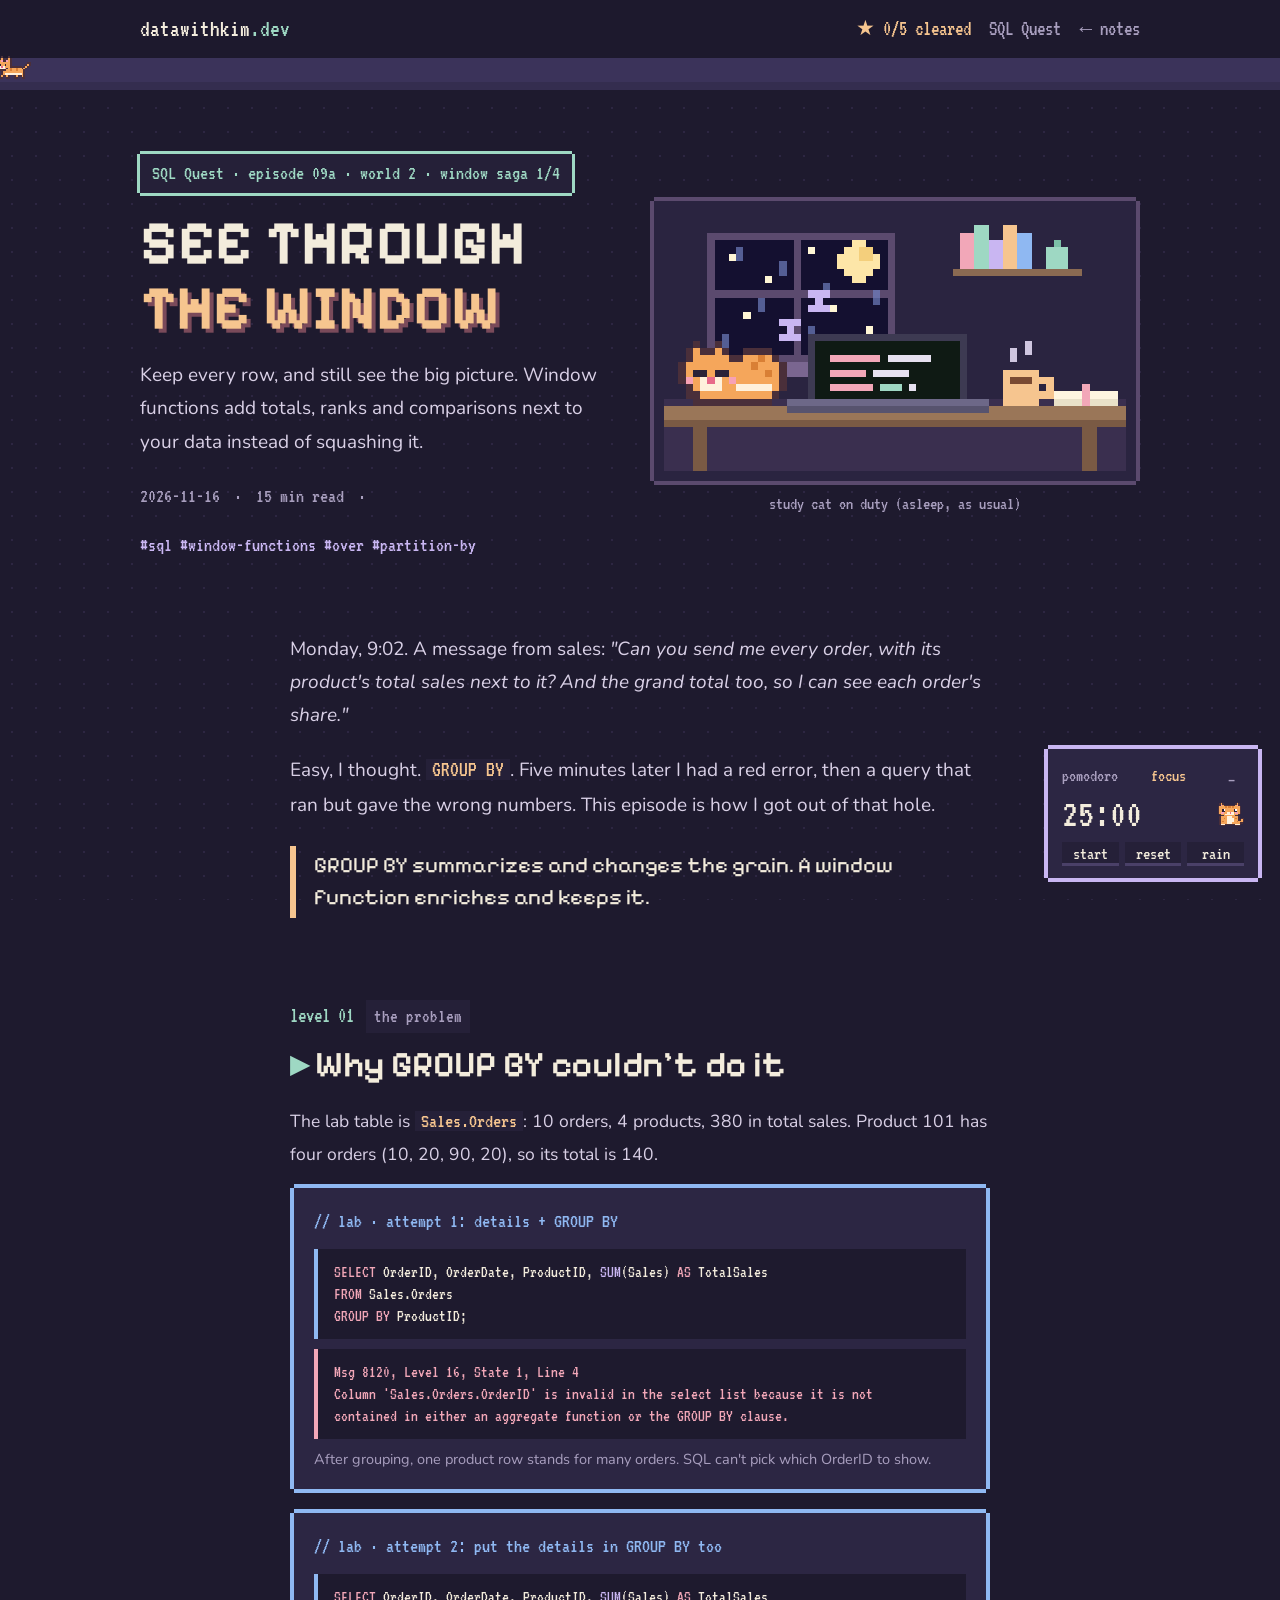
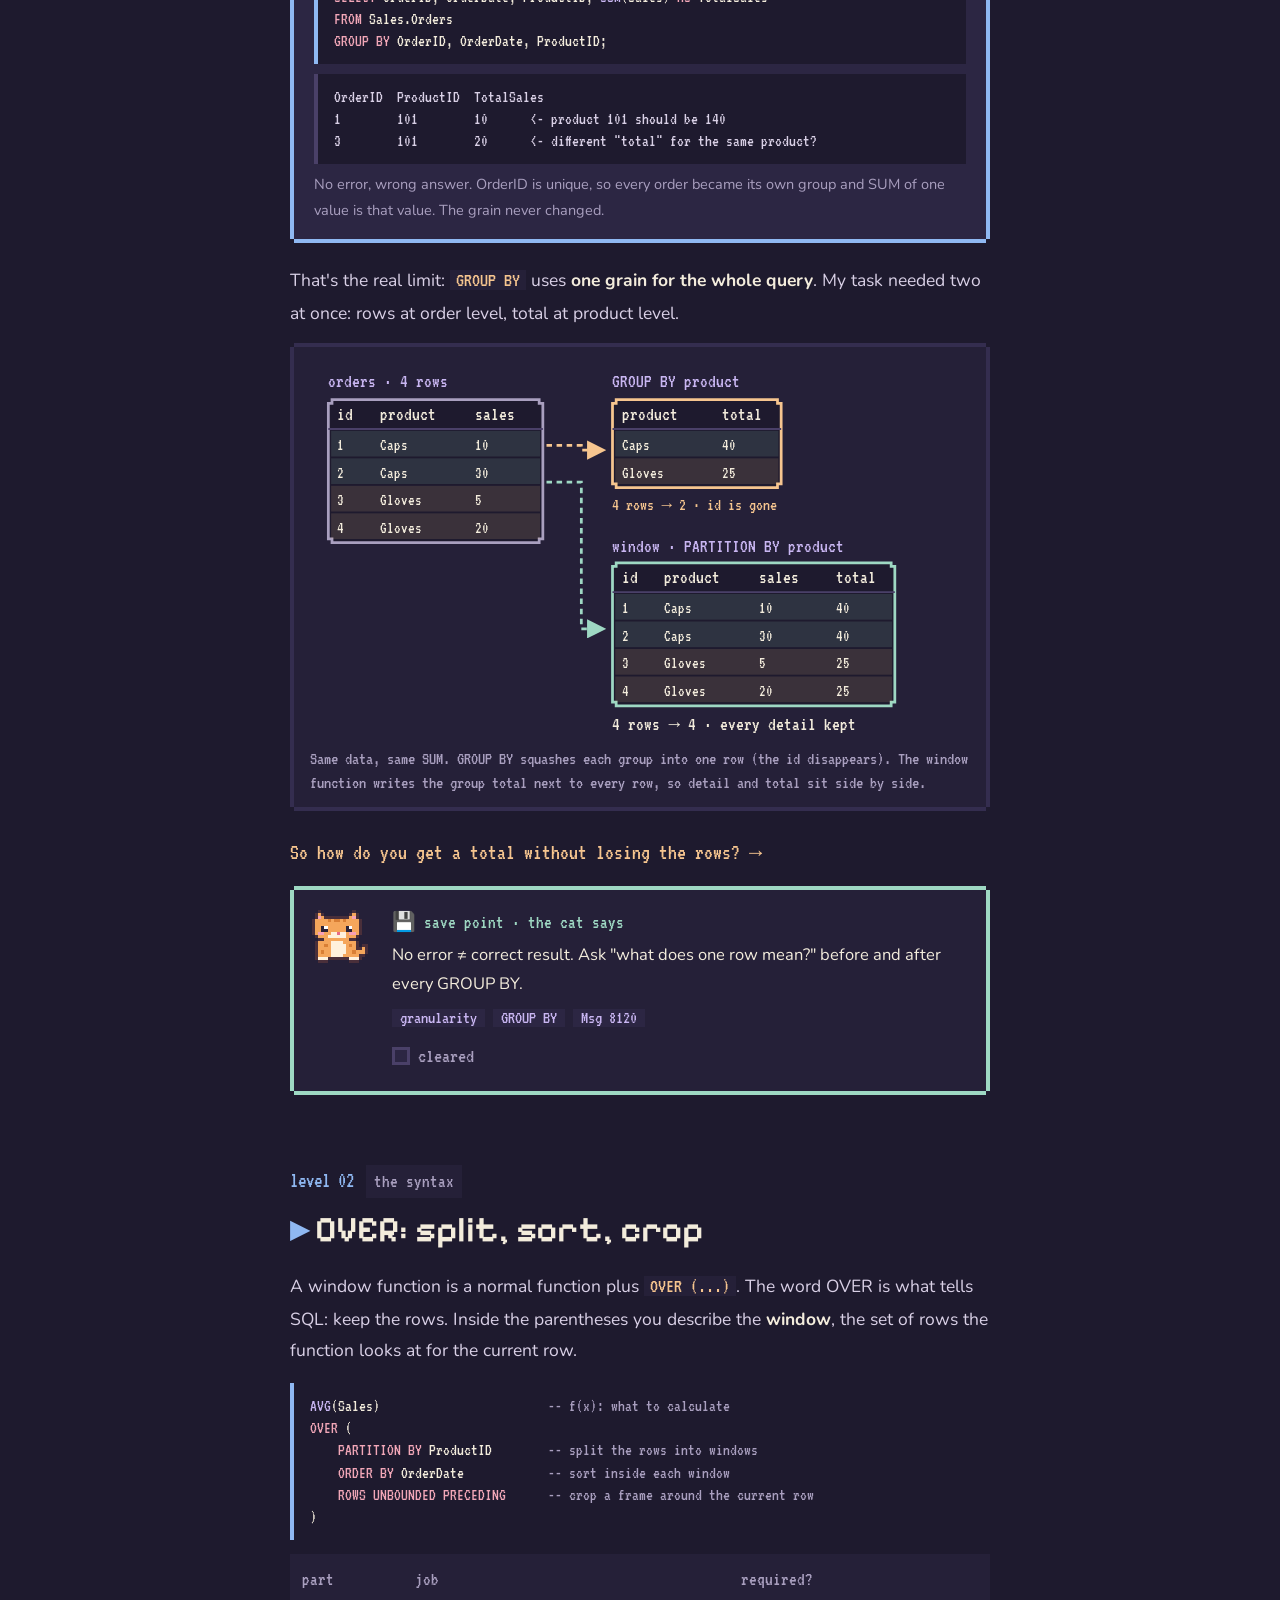
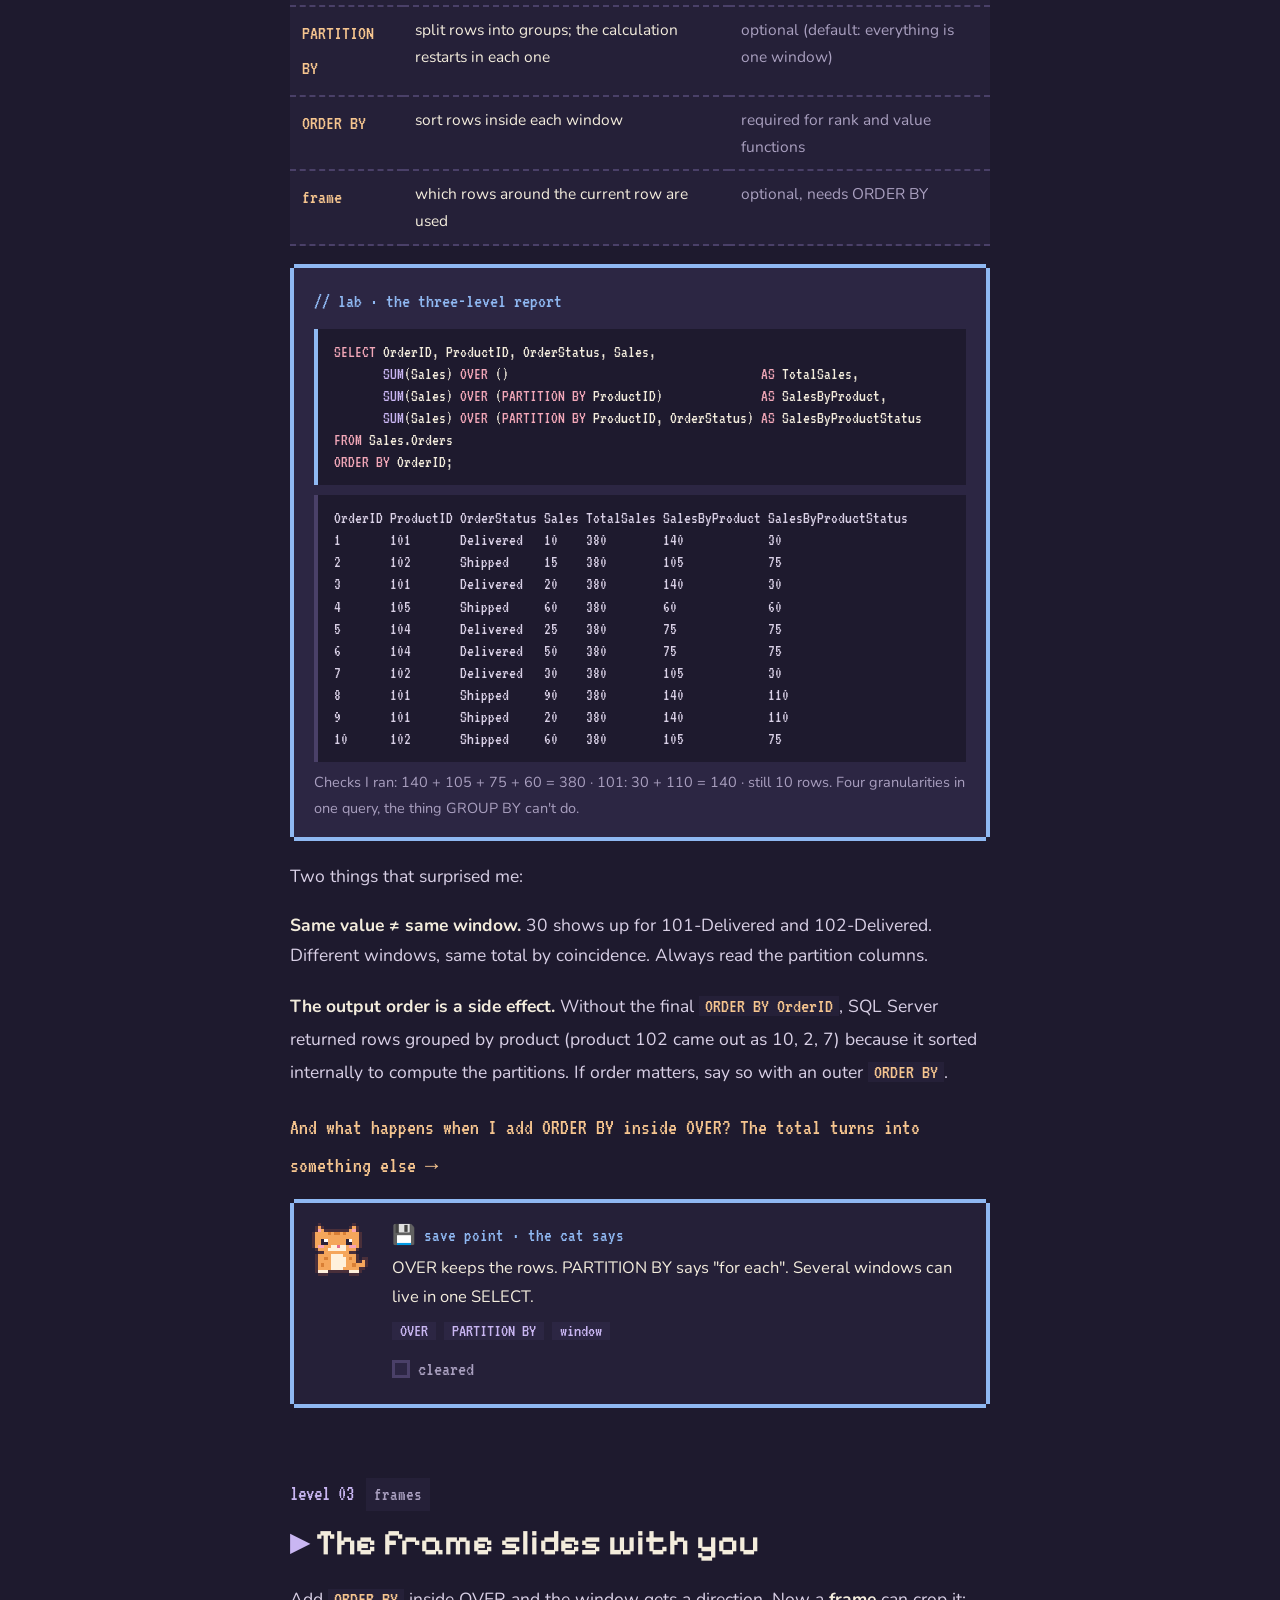
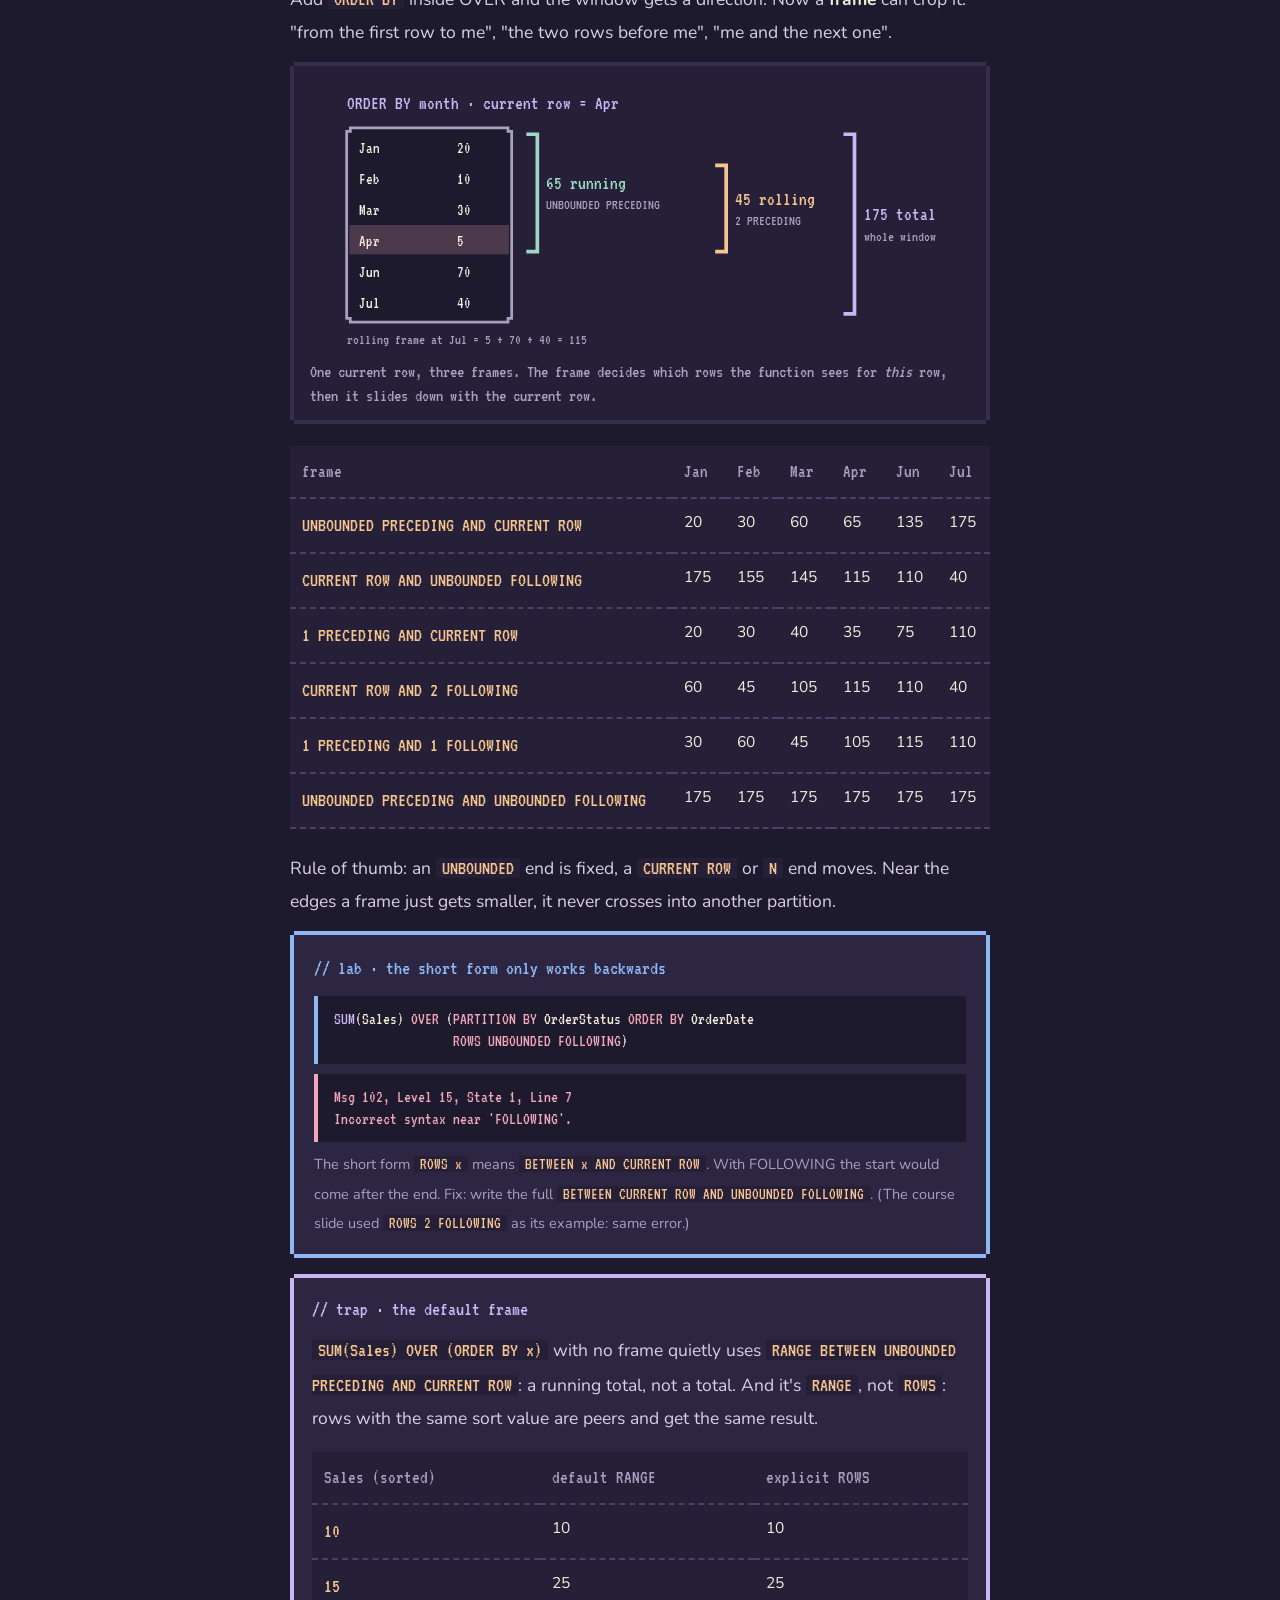
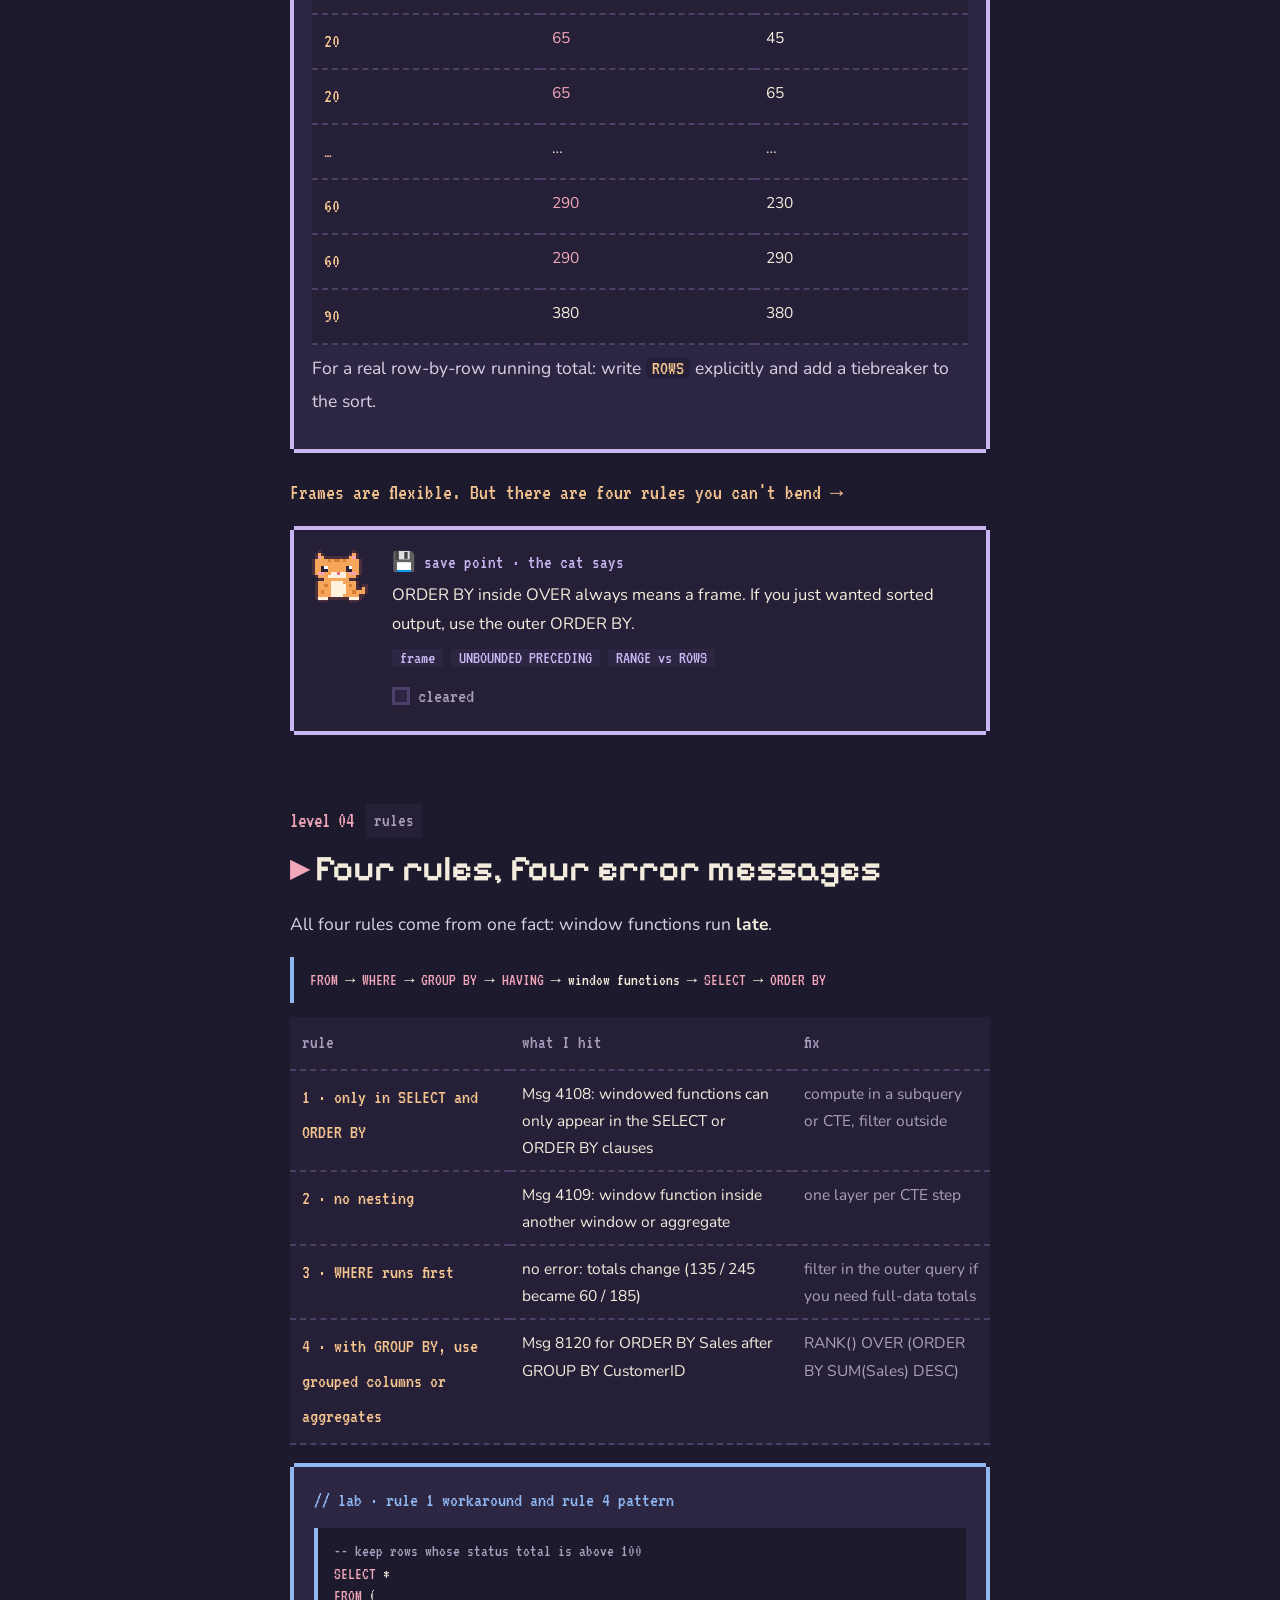
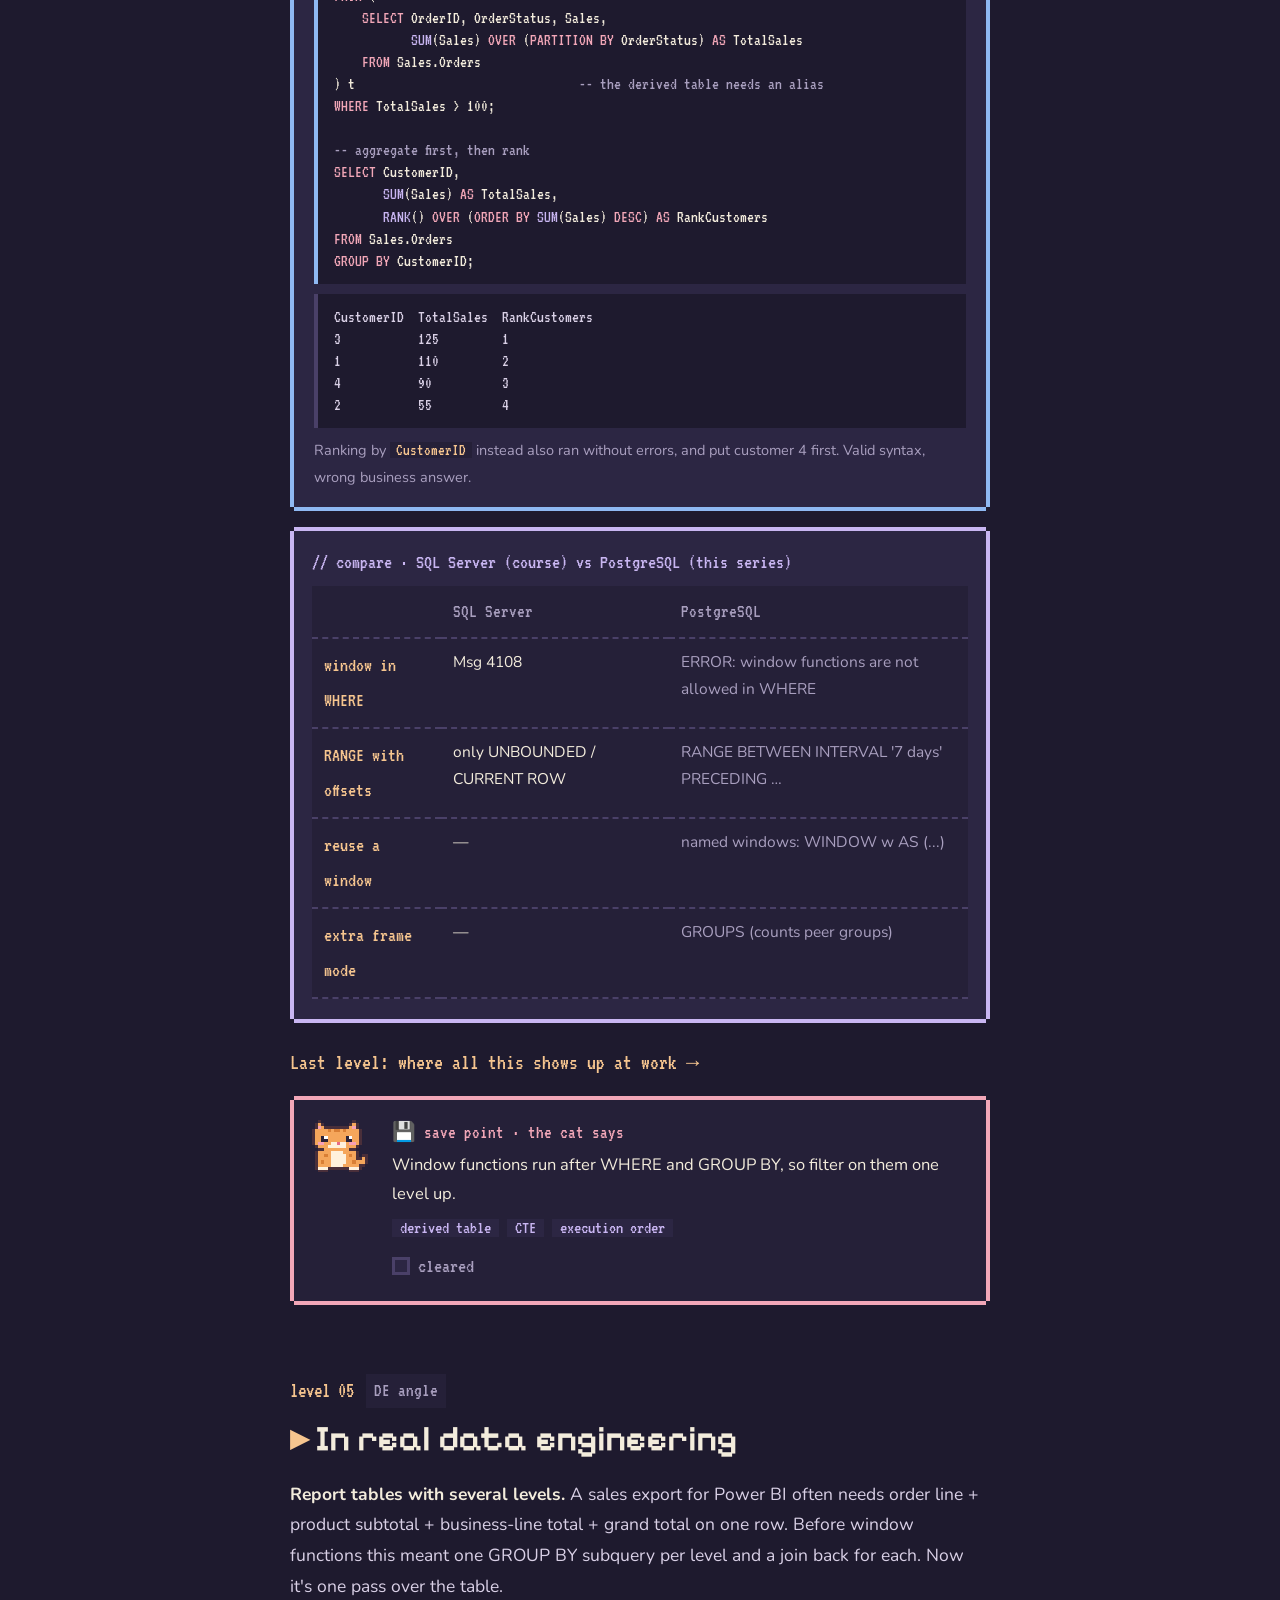
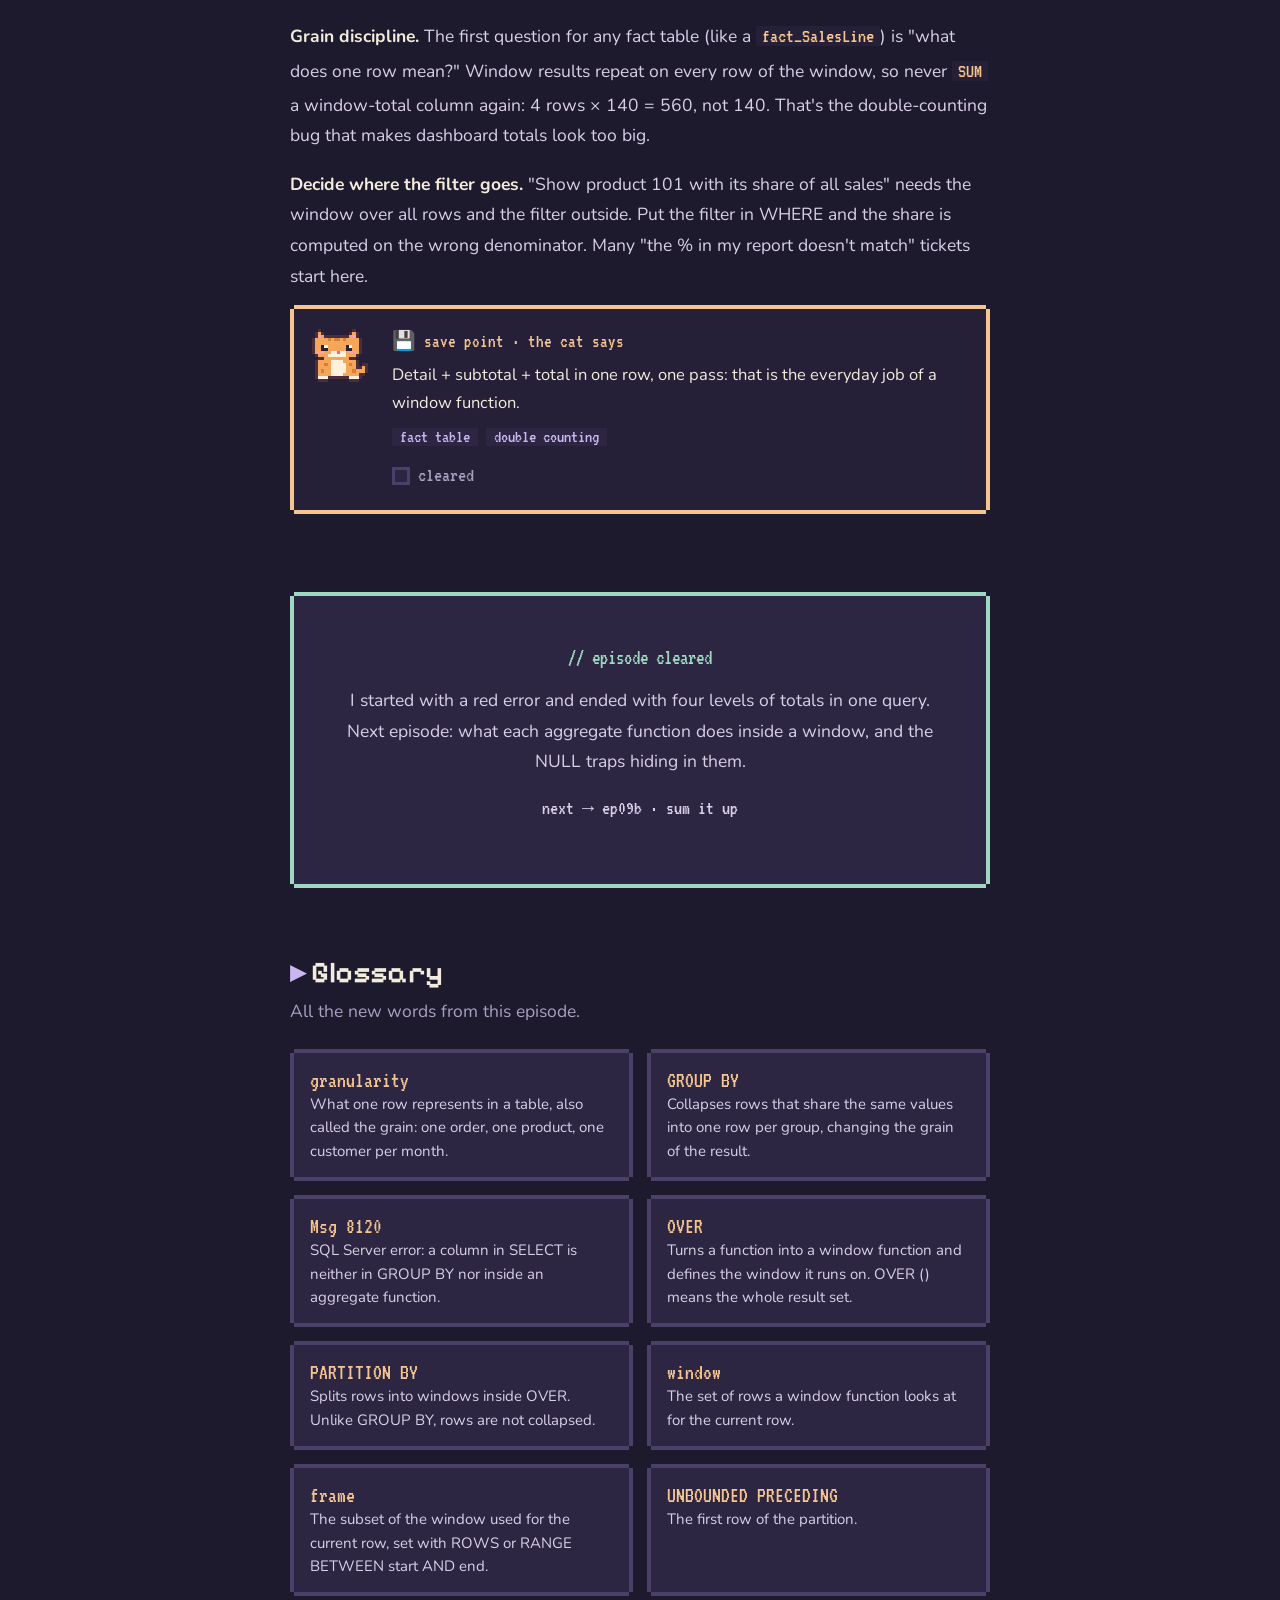
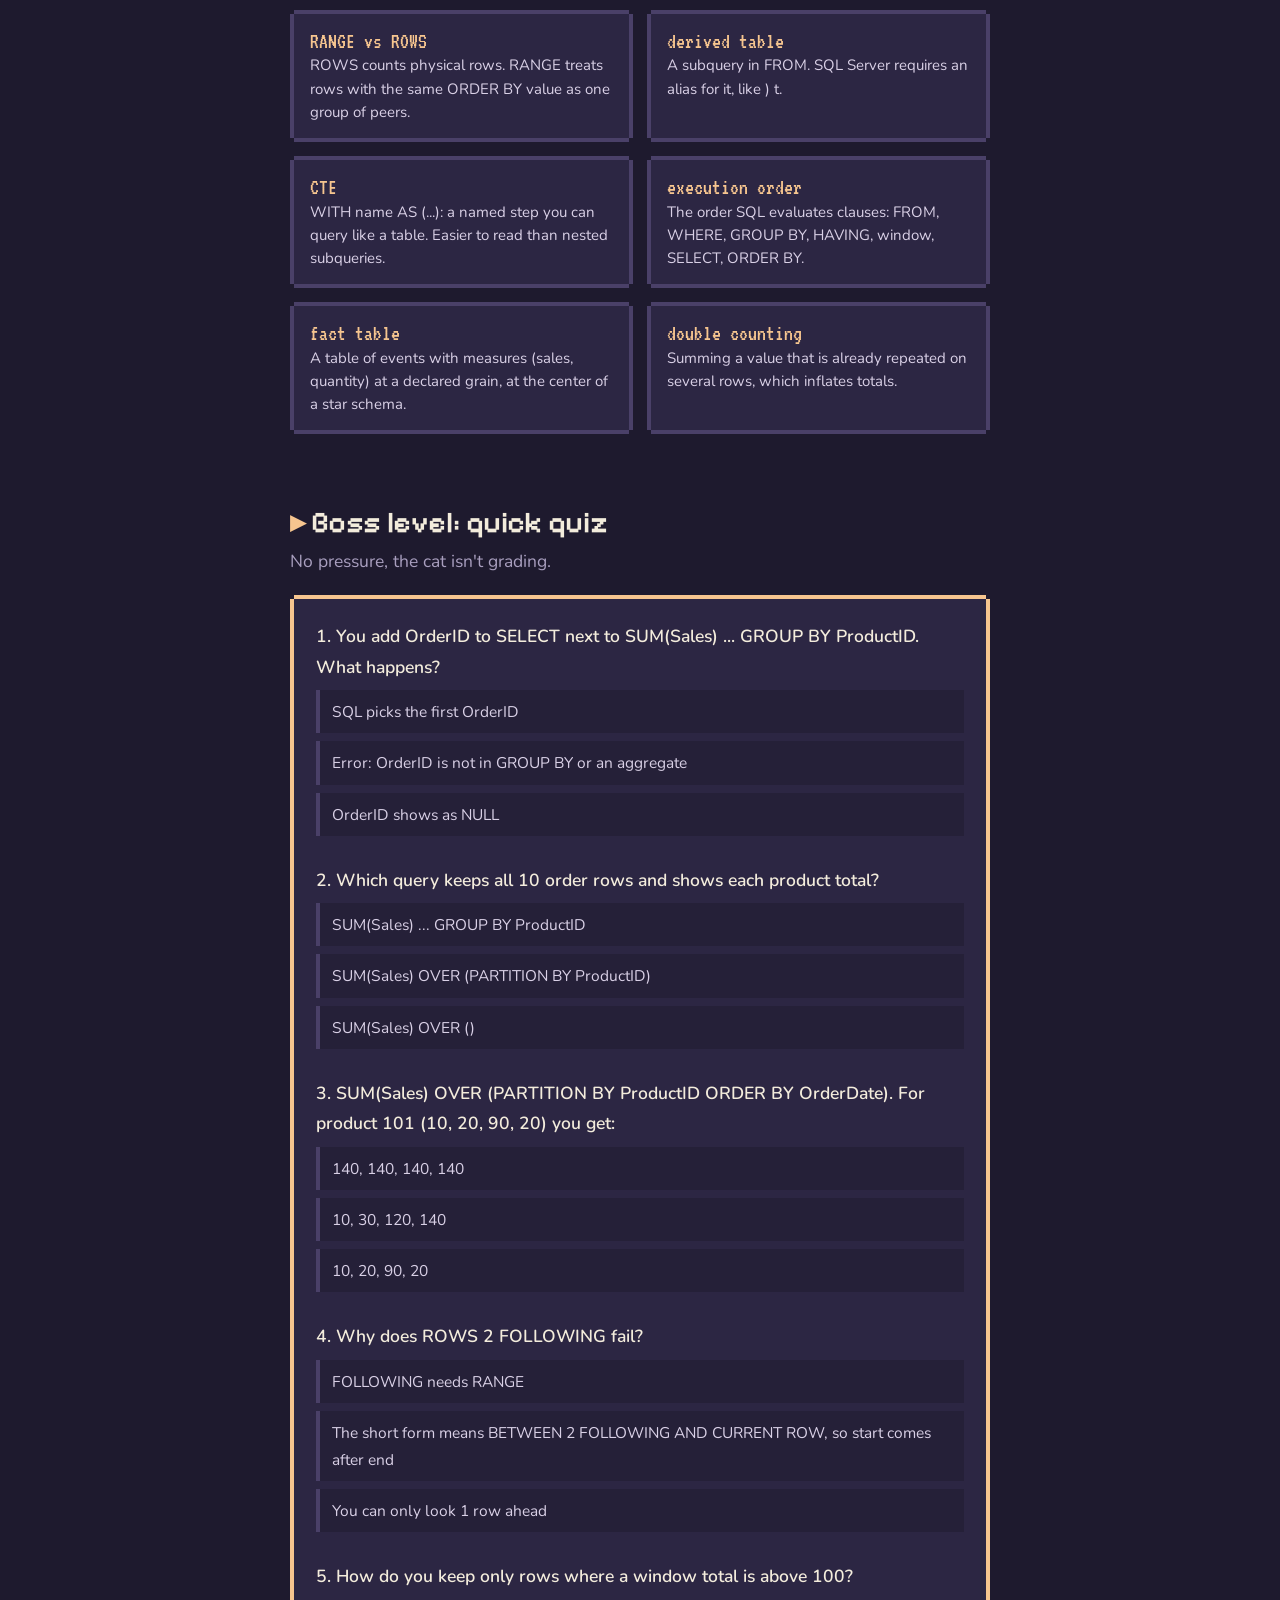
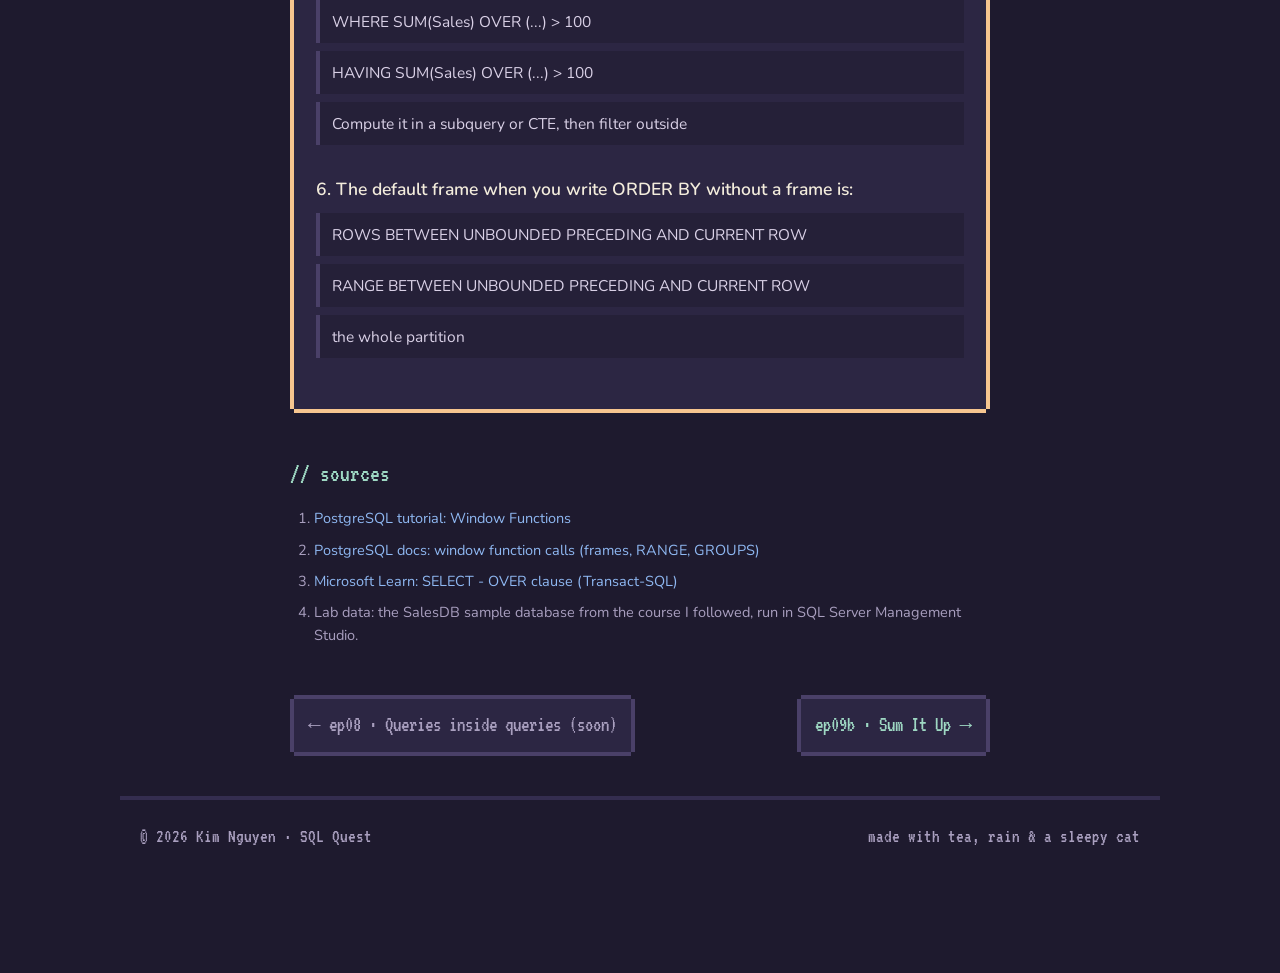
<file: sql/ep09a-see-through-the-window/index.html>
<!DOCTYPE html>
<html lang="en">
<head>
  <meta charset="UTF-8">
  <meta name="viewport" content="width=device-width, initial-scale=1.0">
  <title>Ep 09a · See Through the Window · SQL Quest</title>
  <meta name="description" content="SQL Quest episode 09a: window functions vs GROUP BY, the OVER clause, PARTITION BY, ORDER BY, frames and the four window rules, with real lab output and mistakes.">
  <link rel="preconnect" href="https://fonts.googleapis.com">
  <link rel="preconnect" href="https://fonts.gstatic.com" crossorigin>
  <link href="https://fonts.googleapis.com/css2?family=Pixelify+Sans:wght@400;600;700&family=VT323&family=Nunito:wght@400;600;700&display=swap" rel="stylesheet">
  <link rel="stylesheet" href="/assets/pixel-study.css?v=2">
  <script src="/assets/pixel-study.js?v=2" defer></script>
</head>
<body data-ep="ep09a">

  <nav>
    <div class="wide">
      <a class="logo" href="/">datawithkim<b>.dev</b></a>
      <div class="nav-right">
        <span class="xp" title="Levels you marked as cleared">★ <span id="xp">0/5</span><span class="long"> cleared</span></span>
        <a href="/sql/">SQL Quest</a>
        <a class="hide-sm" href="/#notes">← notes</a>
      </div>
    </div>
    <div class="track" aria-hidden="true"></div>
  </nav>

  <header class="wide hero">
    <div>
      <div class="chip">SQL Quest · episode 09a · world 2 · window saga 1/4</div>
      <h1>SEE THROUGH<br><span class="hl">THE WINDOW</span></h1>
      <p class="lead">Keep every row, and still see the big picture. Window functions add totals, ranks and comparisons next to your data instead of squashing it.</p>
      <div class="meta"><span>2026-11-16</span><span>·</span><span>15 min read</span><span>·</span><span class="t">#sql #window-functions #over #partition-by</span></div>
    </div>
    <div>
      <div class="px scene-box"><div class="scene-slot"></div></div>
      <p class="scene-cap">study cat on duty (asleep, as usual)</p>
    </div>
  </header>

  <article class="read">

    <section class="coldopen reveal">
      <p>Monday, 9:02. A message from sales: <em>"Can you send me every order, with its product's total sales next to it? And the grand total too, so I can see each order's share."</em></p>
      <p>Easy, I thought. <code>GROUP BY</code>. Five minutes later I had a red error, then a query that ran but gave the wrong numbers. This episode is how I got out of that hole.</p>
      <p class="big-idea">GROUP BY summarizes and changes the grain. A window function enriches and keeps it.</p>
    </section>

    <section class="chapter reveal" id="ch1" style="--c: var(--mint)">
      <div class="ch-head"><span class="ch-num">level 01</span><span class="ch-year">the problem</span></div>
      <h2>Why GROUP BY couldn't do it</h2>
      <p>The lab table is <code>Sales.Orders</code>: 10 orders, 4 products, 380 in total sales. Product 101 has four orders (10, 20, 90, 20), so its total is 140.</p>
      <div class="px lab">
        <span class="k">// lab · attempt 1: details + GROUP BY</span>
        <pre class="sql"><span class="kw">SELECT</span> OrderID, OrderDate, ProductID, <span class="fn">SUM</span>(Sales) <span class="kw">AS</span> TotalSales
<span class="kw">FROM</span> Sales.Orders
<span class="kw">GROUP</span> <span class="kw">BY</span> ProductID;</pre>
        <pre class="out err">Msg 8120, Level 16, State 1, Line 4
Column 'Sales.Orders.OrderID' is invalid in the select list because it is not
contained in either an aggregate function or the GROUP BY clause.</pre>
        <p class="note">After grouping, one product row stands for many orders. SQL can't pick which OrderID to show.</p>
      </div>
      <div class="px lab">
        <span class="k">// lab · attempt 2: put the details in GROUP BY too</span>
        <pre class="sql"><span class="kw">SELECT</span> OrderID, OrderDate, ProductID, <span class="fn">SUM</span>(Sales) <span class="kw">AS</span> TotalSales
<span class="kw">FROM</span> Sales.Orders
<span class="kw">GROUP</span> <span class="kw">BY</span> OrderID, OrderDate, ProductID;</pre>
        <pre class="out">OrderID  ProductID  TotalSales
1        101        10      &lt;- product 101 should be 140
3        101        20      &lt;- different "total" for the same product?</pre>
        <p class="note">No error, wrong answer. OrderID is unique, so every order became its own group and SUM of one value is that value. The grain never changed.</p>
      </div>
      <p>That's the real limit: <code>GROUP BY</code> uses <strong>one grain for the whole query</strong>. My task needed two at once: rows at order level, total at product level.</p>
      <figure class="px fig reveal"><div class="fig-scroll"><svg viewBox="0 0 720 412" xmlns="http://www.w3.org/2000/svg" role="img" aria-label="Four order rows. GROUP BY product returns two rows and loses the id. A window SUM partitioned by product returns all four rows with the product total next to each one."><defs><marker id="a9-m" viewBox="0 0 8 8" refX="6" refY="4" markerWidth="7" markerHeight="7" orient="auto-start-reverse"><path d="M0 0 L8 4 L0 8 Z" fill="#9ed8c3"/></marker></defs><defs><marker id="a9-p" viewBox="0 0 8 8" refX="6" refY="4" markerWidth="7" markerHeight="7" orient="auto-start-reverse"><path d="M0 0 L8 4 L0 8 Z" fill="#f6c58f"/></marker></defs><text x="20" y="26" class="h2" text-anchor="start">orders · 4 rows</text><path d="M24 40 H250 V44 H254 V192 H250 V196 H24 V192 H20 V44 H24 Z" fill="#1e1a2e" stroke="#a99fbf" stroke-width="3"/><text x="30" y="62" class="h" text-anchor="start">id</text><text x="76" y="62" class="h" text-anchor="start">product</text><text x="180" y="62" class="h" text-anchor="start">sales</text><line x1="20" y1="72" x2="254" y2="72" stroke="#4a4068" stroke-width="2"/><rect x="23" y="74" width="228" height="28" fill="rgba(158,216,195,.13)"/><text x="30" y="95" class="n" text-anchor="start">1</text><text x="76" y="95" class="n" text-anchor="start">Caps</text><text x="180" y="95" class="n" text-anchor="start">10</text><rect x="23" y="104" width="228" height="28" fill="rgba(158,216,195,.13)"/><text x="30" y="125" class="n" text-anchor="start">2</text><text x="76" y="125" class="n" text-anchor="start">Caps</text><text x="180" y="125" class="n" text-anchor="start">30</text><rect x="23" y="134" width="228" height="28" fill="rgba(246,197,143,.13)"/><text x="30" y="155" class="n" text-anchor="start">3</text><text x="76" y="155" class="n" text-anchor="start">Gloves</text><text x="180" y="155" class="n" text-anchor="start">5</text><rect x="23" y="164" width="228" height="28" fill="rgba(246,197,143,.13)"/><text x="30" y="185" class="n" text-anchor="start">4</text><text x="76" y="185" class="n" text-anchor="start">Gloves</text><text x="180" y="185" class="n" text-anchor="start">20</text><text x="330" y="26" class="h2" text-anchor="start">GROUP BY product</text><path d="M334 40 H510 V44 H514 V132 H510 V136 H334 V132 H330 V44 H334 Z" fill="#1e1a2e" stroke="#f6c58f" stroke-width="3"/><text x="340" y="62" class="h" text-anchor="start">product</text><text x="450" y="62" class="h" text-anchor="start">total</text><line x1="330" y1="72" x2="514" y2="72" stroke="#4a4068" stroke-width="2"/><rect x="333" y="74" width="178" height="28" fill="rgba(158,216,195,.13)"/><text x="340" y="95" class="n" text-anchor="start">Caps</text><text x="450" y="95" class="n" text-anchor="start">40</text><rect x="333" y="104" width="178" height="28" fill="rgba(246,197,143,.13)"/><text x="340" y="125" class="n" text-anchor="start">Gloves</text><text x="450" y="125" class="n" text-anchor="start">25</text><text x="330" y="160" class="hl" text-anchor="start">4 rows → 2 · id is gone</text><text x="330" y="206" class="h2" text-anchor="start">window · PARTITION BY product</text><path d="M334 218 H634 V222 H638 V370 H634 V374 H334 V370 H330 V222 H334 Z" fill="#1e1a2e" stroke="#9ed8c3" stroke-width="3"/><text x="340" y="240" class="h" text-anchor="start">id</text><text x="386" y="240" class="h" text-anchor="start">product</text><text x="490" y="240" class="h" text-anchor="start">sales</text><text x="574" y="240" class="h" text-anchor="start">total</text><line x1="330" y1="250" x2="638" y2="250" stroke="#4a4068" stroke-width="2"/><rect x="333" y="252" width="302" height="28" fill="rgba(158,216,195,.13)"/><text x="340" y="273" class="n" text-anchor="start">1</text><text x="386" y="273" class="n" text-anchor="start">Caps</text><text x="490" y="273" class="n" text-anchor="start">10</text><text x="574" y="273" class="n" text-anchor="start">40</text><rect x="333" y="282" width="302" height="28" fill="rgba(158,216,195,.13)"/><text x="340" y="303" class="n" text-anchor="start">2</text><text x="386" y="303" class="n" text-anchor="start">Caps</text><text x="490" y="303" class="n" text-anchor="start">30</text><text x="574" y="303" class="n" text-anchor="start">40</text><rect x="333" y="312" width="302" height="28" fill="rgba(246,197,143,.13)"/><text x="340" y="333" class="n" text-anchor="start">3</text><text x="386" y="333" class="n" text-anchor="start">Gloves</text><text x="490" y="333" class="n" text-anchor="start">5</text><text x="574" y="333" class="n" text-anchor="start">25</text><rect x="333" y="342" width="302" height="28" fill="rgba(246,197,143,.13)"/><text x="340" y="363" class="n" text-anchor="start">4</text><text x="386" y="363" class="n" text-anchor="start">Gloves</text><text x="490" y="363" class="n" text-anchor="start">20</text><text x="574" y="363" class="n" text-anchor="start">25</text><text x="330" y="400" class="h" text-anchor="start">4 rows → 4 · every detail kept</text><path d="M258 90 H296 V95 H318" fill="none" stroke="#f6c58f" stroke-width="3" stroke-dasharray="6 5" class="flow" marker-end="url(#a9-p)"/><path d="M258 130 H296 V290 H318" fill="none" stroke="#9ed8c3" stroke-width="3" stroke-dasharray="6 5" class="flow" marker-end="url(#a9-m)"/></svg></div><figcaption>Same data, same SUM. GROUP BY squashes each group into one row (the id disappears). The window function writes the group total next to every row, so detail and total sit side by side.</figcaption></figure>
      <p class="hook">So how do you get a total without losing the rows? →</p>
      <div class="px save" style="--c: var(--mint)">
        <div>
          <div class="tag">💾 save point · the cat says</div>
          <p class="tip">No error ≠ correct result. Ask "what does one row mean?" before and after every GROUP BY.</p>
          <div class="terms"><button class="term" data-def="What one row represents in a table, also called the grain: one order, one product, one customer per month.">granularity</button><button class="term" data-def="Collapses rows that share the same values into one row per group, changing the grain of the result.">GROUP BY</button><button class="term" data-def="SQL Server error: a column in SELECT is neither in GROUP BY nor inside an aggregate function.">Msg 8120</button></div>
          <label class="clear"><input type="checkbox" data-ch="1"><span>cleared</span></label>
        </div>
      </div>
    </section>

    <section class="chapter reveal" id="ch2" style="--c: var(--sky)">
      <div class="ch-head"><span class="ch-num">level 02</span><span class="ch-year">the syntax</span></div>
      <h2>OVER: split, sort, crop</h2>
      <p>A window function is a normal function plus <code>OVER (...)</code>. The word OVER is what tells SQL: keep the rows. Inside the parentheses you describe the <strong>window</strong>, the set of rows the function looks at for the current row.</p>
      <pre class="sql"><span class="fn">AVG</span>(Sales)                        <span class="c">-- f(x): what to calculate</span>
<span class="kw">OVER</span> (
    <span class="kw">PARTITION</span> <span class="kw">BY</span> ProductID        <span class="c">-- split the rows into windows</span>
    <span class="kw">ORDER</span> <span class="kw">BY</span> OrderDate            <span class="c">-- sort inside each window</span>
    <span class="kw">ROWS</span> <span class="kw">UNBOUNDED</span> <span class="kw">PRECEDING</span>      <span class="c">-- crop a frame around the current row</span>
)</pre>
      <table class="std wrap"><tr><th>part</th><th>job</th><th>required?</th></tr><tr><td>PARTITION BY</td><td>split rows into groups; the calculation restarts in each one</td><td>optional (default: everything is one window)</td></tr><tr><td>ORDER BY</td><td>sort rows inside each window</td><td>required for rank and value functions</td></tr><tr><td>frame</td><td>which rows around the current row are used</td><td>optional, needs ORDER BY</td></tr></table>
      <div class="px lab">
        <span class="k">// lab · the three-level report</span>
        <pre class="sql"><span class="kw">SELECT</span> OrderID, ProductID, OrderStatus, Sales,
       <span class="fn">SUM</span>(Sales) <span class="kw">OVER</span> ()                                    <span class="kw">AS</span> TotalSales,
       <span class="fn">SUM</span>(Sales) <span class="kw">OVER</span> (<span class="kw">PARTITION</span> <span class="kw">BY</span> ProductID)              <span class="kw">AS</span> SalesByProduct,
       <span class="fn">SUM</span>(Sales) <span class="kw">OVER</span> (<span class="kw">PARTITION</span> <span class="kw">BY</span> ProductID, OrderStatus) <span class="kw">AS</span> SalesByProductStatus
<span class="kw">FROM</span> Sales.Orders
<span class="kw">ORDER</span> <span class="kw">BY</span> OrderID;</pre>
        <pre class="out">OrderID ProductID OrderStatus Sales TotalSales SalesByProduct SalesByProductStatus
1       101       Delivered   10    380        140            30
2       102       Shipped     15    380        105            75
3       101       Delivered   20    380        140            30
4       105       Shipped     60    380        60             60
5       104       Delivered   25    380        75             75
6       104       Delivered   50    380        75             75
7       102       Delivered   30    380        105            30
8       101       Shipped     90    380        140            110
9       101       Shipped     20    380        140            110
10      102       Shipped     60    380        105            75</pre>
        <p class="note">Checks I ran: 140 + 105 + 75 + 60 = 380 · 101: 30 + 110 = 140 · still 10 rows. Four granularities in one query, the thing GROUP BY can't do.</p>
      </div>
      <p>Two things that surprised me:</p>
      <p><strong>Same value ≠ same window.</strong> 30 shows up for 101-Delivered and 102-Delivered. Different windows, same total by coincidence. Always read the partition columns.</p>
      <p><strong>The output order is a side effect.</strong> Without the final <code>ORDER BY OrderID</code>, SQL Server returned rows grouped by product (product 102 came out as 10, 2, 7) because it sorted internally to compute the partitions. If order matters, say so with an outer <code>ORDER BY</code>.</p>
      <p class="hook">And what happens when I add ORDER BY inside OVER? The total turns into something else →</p>
      <div class="px save" style="--c: var(--sky)">
        <div>
          <div class="tag">💾 save point · the cat says</div>
          <p class="tip">OVER keeps the rows. PARTITION BY says "for each". Several windows can live in one SELECT.</p>
          <div class="terms"><button class="term" data-def="Turns a function into a window function and defines the window it runs on. OVER () means the whole result set.">OVER</button><button class="term" data-def="Splits rows into windows inside OVER. Unlike GROUP BY, rows are not collapsed.">PARTITION BY</button><button class="term" data-def="The set of rows a window function looks at for the current row.">window</button></div>
          <label class="clear"><input type="checkbox" data-ch="2"><span>cleared</span></label>
        </div>
      </div>
    </section>

    <section class="chapter reveal" id="ch3" style="--c: var(--lav)">
      <div class="ch-head"><span class="ch-num">level 03</span><span class="ch-year">frames</span></div>
      <h2>The frame slides with you</h2>
      <p>Add <code>ORDER BY</code> inside OVER and the window gets a direction. Now a <strong>frame</strong> can crop it: "from the first row to me", "the two rows before me", "me and the next one".</p>
      <figure class="px fig reveal"><div class="fig-scroll"><svg viewBox="0 0 720 296" xmlns="http://www.w3.org/2000/svg" role="img" aria-label="Six months of sales. For the current row April, the running frame covers January to April and sums to 65, the 2-preceding frame covers February to April and sums to 45, and the whole window sums to 175."><text x="40" y="30" class="h2" text-anchor="start">ORDER BY month · current row = Apr</text><path d="M44 50 H216 V54 H220 V258 H216 V262 H44 V258 H40 V54 H44 Z" fill="#1e1a2e" stroke="#a99fbf" stroke-width="3"/><text x="54" y="77" class="n" text-anchor="start">Jan</text><text x="160" y="77" class="n" text-anchor="start">20</text><text x="54" y="111" class="n" text-anchor="start">Feb</text><text x="160" y="111" class="n" text-anchor="start">10</text><text x="54" y="145" class="n" text-anchor="start">Mar</text><text x="160" y="145" class="n" text-anchor="start">30</text><rect x="43" y="156" width="174" height="32" fill="rgba(242,167,184,.22)"/><text x="54" y="179" class="n" text-anchor="start">Apr</text><text x="160" y="179" class="n" text-anchor="start">5</text><text x="54" y="213" class="n" text-anchor="start">Jun</text><text x="160" y="213" class="n" text-anchor="start">70</text><text x="54" y="247" class="n" text-anchor="start">Jul</text><text x="160" y="247" class="n" text-anchor="start">40</text><path d="M236 57 H248 V185 H236" fill="none" stroke="#9ed8c3" stroke-width="4"/><text x="258" y="117" class="h" text-anchor="start" fill="#9ed8c3" style="fill:#9ed8c3">65 running</text><text x="258" y="139" class="s" text-anchor="start">UNBOUNDED PRECEDING</text><path d="M442 91 H454 V185 H442" fill="none" stroke="#f6c58f" stroke-width="4"/><text x="464" y="134" class="h" text-anchor="start" fill="#f6c58f" style="fill:#f6c58f">45 rolling</text><text x="464" y="156" class="s" text-anchor="start">2 PRECEDING</text><path d="M582 57 H594 V253 H582" fill="none" stroke="#c9b6f2" stroke-width="4"/><text x="604" y="151" class="h" text-anchor="start" fill="#c9b6f2" style="fill:#c9b6f2">175 total</text><text x="604" y="173" class="s" text-anchor="start">whole window</text><text x="40" y="286" class="s" text-anchor="start">rolling frame at Jul = 5 + 70 + 40 = 115</text></svg></div><figcaption>One current row, three frames. The frame decides which rows the function sees for <em>this</em> row, then it slides down with the current row.</figcaption></figure>
      <table class="std num wrap"><tr><th>frame</th><th>Jan</th><th>Feb</th><th>Mar</th><th>Apr</th><th>Jun</th><th>Jul</th></tr><tr><td>UNBOUNDED PRECEDING AND CURRENT ROW</td><td>20</td><td>30</td><td>60</td><td>65</td><td>135</td><td>175</td></tr><tr><td>CURRENT ROW AND UNBOUNDED FOLLOWING</td><td>175</td><td>155</td><td>145</td><td>115</td><td>110</td><td>40</td></tr><tr><td>1 PRECEDING AND CURRENT ROW</td><td>20</td><td>30</td><td>40</td><td>35</td><td>75</td><td>110</td></tr><tr><td>CURRENT ROW AND 2 FOLLOWING</td><td>60</td><td>45</td><td>105</td><td>115</td><td>110</td><td>40</td></tr><tr><td>1 PRECEDING AND 1 FOLLOWING</td><td>30</td><td>60</td><td>45</td><td>105</td><td>115</td><td>110</td></tr><tr><td>UNBOUNDED PRECEDING AND UNBOUNDED FOLLOWING</td><td>175</td><td>175</td><td>175</td><td>175</td><td>175</td><td>175</td></tr></table>
      <p>Rule of thumb: an <code>UNBOUNDED</code> end is fixed, a <code>CURRENT ROW</code> or <code>N</code> end moves. Near the edges a frame just gets smaller, it never crosses into another partition.</p>
      <div class="px lab">
        <span class="k">// lab · the short form only works backwards</span>
        <pre class="sql"><span class="fn">SUM</span>(Sales) <span class="kw">OVER</span> (<span class="kw">PARTITION</span> <span class="kw">BY</span> OrderStatus <span class="kw">ORDER</span> <span class="kw">BY</span> OrderDate
                 <span class="kw">ROWS</span> <span class="kw">UNBOUNDED</span> <span class="kw">FOLLOWING</span>)</pre>
        <pre class="out err">Msg 102, Level 15, State 1, Line 7
Incorrect syntax near 'FOLLOWING'.</pre>
        <p class="note">The short form <code>ROWS x</code> means <code>BETWEEN x AND CURRENT ROW</code>. With FOLLOWING the start would come after the end. Fix: write the full <code>BETWEEN CURRENT ROW AND UNBOUNDED FOLLOWING</code>. (The course slide used <code>ROWS 2 FOLLOWING</code> as its example: same error.)</p>
      </div>
      <div class="px cmp">
        <span class="k">// trap · the default frame</span>
        <p><code>SUM(Sales) OVER (ORDER BY x)</code> with no frame quietly uses <code>RANGE BETWEEN UNBOUNDED PRECEDING AND CURRENT ROW</code>: a running total, not a total. And it's <code>RANGE</code>, not <code>ROWS</code>: rows with the same sort value are peers and get the same result.</p>
        <table class="std num wrap"><tr><th>Sales (sorted)</th><th>default RANGE</th><th>explicit ROWS</th></tr><tr><td>10</td><td>10</td><td>10</td></tr><tr><td>15</td><td>25</td><td>25</td></tr><tr><td>20</td><td><span class="bad">65</span></td><td>45</td></tr><tr><td>20</td><td><span class="bad">65</span></td><td>65</td></tr><tr><td>…</td><td>…</td><td>…</td></tr><tr><td>60</td><td><span class="bad">290</span></td><td>230</td></tr><tr><td>60</td><td><span class="bad">290</span></td><td>290</td></tr><tr><td>90</td><td>380</td><td>380</td></tr></table>
        <p>For a real row-by-row running total: write <code>ROWS</code> explicitly and add a tiebreaker to the sort.</p>
      </div>
      <p class="hook">Frames are flexible. But there are four rules you can't bend →</p>
      <div class="px save" style="--c: var(--lav)">
        <div>
          <div class="tag">💾 save point · the cat says</div>
          <p class="tip">ORDER BY inside OVER always means a frame. If you just wanted sorted output, use the outer ORDER BY.</p>
          <div class="terms"><button class="term" data-def="The subset of the window used for the current row, set with ROWS or RANGE BETWEEN start AND end.">frame</button><button class="term" data-def="The first row of the partition.">UNBOUNDED PRECEDING</button><button class="term" data-def="ROWS counts physical rows. RANGE treats rows with the same ORDER BY value as one group of peers.">RANGE vs ROWS</button></div>
          <label class="clear"><input type="checkbox" data-ch="3"><span>cleared</span></label>
        </div>
      </div>
    </section>

    <section class="chapter reveal" id="ch4" style="--c: var(--pink)">
      <div class="ch-head"><span class="ch-num">level 04</span><span class="ch-year">rules</span></div>
      <h2>Four rules, four error messages</h2>
      <p>All four rules come from one fact: window functions run <strong>late</strong>.</p>
      <pre class="sql"><span class="kw">FROM</span> → <span class="kw">WHERE</span> → <span class="kw">GROUP</span> <span class="kw">BY</span> → <span class="kw">HAVING</span> → window functions → <span class="kw">SELECT</span> → <span class="kw">ORDER</span> <span class="kw">BY</span></pre>
      <table class="std wrap"><tr><th>rule</th><th>what I hit</th><th>fix</th></tr><tr><td>1 · only in SELECT and ORDER BY</td><td>Msg 4108: windowed functions can only appear in the SELECT or ORDER BY clauses</td><td>compute in a subquery or CTE, filter outside</td></tr><tr><td>2 · no nesting</td><td>Msg 4109: window function inside another window or aggregate</td><td>one layer per CTE step</td></tr><tr><td>3 · WHERE runs first</td><td>no error: totals change (135 / 245 became 60 / 185)</td><td>filter in the outer query if you need full-data totals</td></tr><tr><td>4 · with GROUP BY, use grouped columns or aggregates</td><td>Msg 8120 for ORDER BY Sales after GROUP BY CustomerID</td><td>RANK() OVER (ORDER BY SUM(Sales) DESC)</td></tr></table>
      <div class="px lab">
        <span class="k">// lab · rule 1 workaround and rule 4 pattern</span>
        <pre class="sql"><span class="c">-- keep rows whose status total is above 100</span>
<span class="kw">SELECT</span> *
<span class="kw">FROM</span> (
    <span class="kw">SELECT</span> OrderID, OrderStatus, Sales,
           <span class="fn">SUM</span>(Sales) <span class="kw">OVER</span> (<span class="kw">PARTITION</span> <span class="kw">BY</span> OrderStatus) <span class="kw">AS</span> TotalSales
    <span class="kw">FROM</span> Sales.Orders
) t                                <span class="c">-- the derived table needs an alias</span>
<span class="kw">WHERE</span> TotalSales &gt; 100;

<span class="c">-- aggregate first, then rank</span>
<span class="kw">SELECT</span> CustomerID,
       <span class="fn">SUM</span>(Sales) <span class="kw">AS</span> TotalSales,
       <span class="fn">RANK</span>() <span class="kw">OVER</span> (<span class="kw">ORDER</span> <span class="kw">BY</span> <span class="fn">SUM</span>(Sales) <span class="kw">DESC</span>) <span class="kw">AS</span> RankCustomers
<span class="kw">FROM</span> Sales.Orders
<span class="kw">GROUP</span> <span class="kw">BY</span> CustomerID;</pre>
        <pre class="out">CustomerID  TotalSales  RankCustomers
3           125         1
1           110         2
4           90          3
2           55          4</pre>
        <p class="note">Ranking by <code>CustomerID</code> instead also ran without errors, and put customer 4 first. Valid syntax, wrong business answer.</p>
      </div>
      <div class="px cmp">
        <span class="k">// compare · SQL Server (course) vs PostgreSQL (this series)</span>
        <table class="std wrap"><tr><th></th><th>SQL Server</th><th>PostgreSQL</th></tr><tr><td>window in WHERE</td><td>Msg 4108</td><td>ERROR: window functions are not allowed in WHERE</td></tr><tr><td>RANGE with offsets</td><td>only UNBOUNDED / CURRENT ROW</td><td>RANGE BETWEEN INTERVAL '7 days' PRECEDING …</td></tr><tr><td>reuse a window</td><td>—</td><td>named windows: WINDOW w AS (...)</td></tr><tr><td>extra frame mode</td><td>—</td><td>GROUPS (counts peer groups)</td></tr></table>
      </div>
      <p class="hook">Last level: where all this shows up at work →</p>
      <div class="px save" style="--c: var(--pink)">
        <div>
          <div class="tag">💾 save point · the cat says</div>
          <p class="tip">Window functions run after WHERE and GROUP BY, so filter on them one level up.</p>
          <div class="terms"><button class="term" data-def="A subquery in FROM. SQL Server requires an alias for it, like ) t.">derived table</button><button class="term" data-def="WITH name AS (...): a named step you can query like a table. Easier to read than nested subqueries.">CTE</button><button class="term" data-def="The order SQL evaluates clauses: FROM, WHERE, GROUP BY, HAVING, window, SELECT, ORDER BY.">execution order</button></div>
          <label class="clear"><input type="checkbox" data-ch="4"><span>cleared</span></label>
        </div>
      </div>
    </section>

    <section class="chapter reveal" id="ch5" style="--c: var(--peach)">
      <div class="ch-head"><span class="ch-num">level 05</span><span class="ch-year">DE angle</span></div>
      <h2>In real data engineering</h2>
      <p><strong>Report tables with several levels.</strong> A sales export for Power BI often needs order line + product subtotal + business-line total + grand total on one row. Before window functions this meant one GROUP BY subquery per level and a join back for each. Now it's one pass over the table.</p>
      <p><strong>Grain discipline.</strong> The first question for any fact table (like a <code>fact_SalesLine</code>) is "what does one row mean?" Window results repeat on every row of the window, so never <code>SUM</code> a window-total column again: 4 rows × 140 = 560, not 140. That's the double-counting bug that makes dashboard totals look too big.</p>
      <p><strong>Decide where the filter goes.</strong> "Show product 101 with its share of all sales" needs the window over all rows and the filter outside. Put the filter in WHERE and the share is computed on the wrong denominator. Many "the % in my report doesn't match" tickets start here.</p>
      <div class="px save" style="--c: var(--peach)">
        <div>
          <div class="tag">💾 save point · the cat says</div>
          <p class="tip">Detail + subtotal + total in one row, one pass: that is the everyday job of a window function.</p>
          <div class="terms"><button class="term" data-def="A table of events with measures (sales, quantity) at a declared grain, at the center of a star schema.">fact table</button><button class="term" data-def="Summing a value that is already repeated on several rows, which inflates totals.">double counting</button></div>
          <label class="clear"><input type="checkbox" data-ch="5"><span>cleared</span></label>
        </div>
      </div>
    </section>

    <div class="px epilogue">
      <div class="tag">// episode cleared</div>
      <p>I started with a red error and ended with four levels of totals in one query. Next episode: what each aggregate function does inside a window, and the NULL traps hiding in them.</p>
      <p class="next">next → ep09b · sum it up</p>
    </div>

    <h2 class="section-title" id="glossary" style="--c: var(--lav)">Glossary</h2>
    <p class="section-sub">All the new words from this episode.</p>
    <dl class="gloss" id="gloss"></dl>

    <h2 class="section-title" id="quiz" style="--c: var(--peach)">Boss level: quick quiz</h2>
    <p class="section-sub">No pressure, the cat isn't grading.</p>
    <div class="px quiz" id="quizbox"></div>

    <section class="sources" id="sources">
      <h3>// sources</h3>
      <ol>
        <li><a href="https://www.postgresql.org/docs/current/tutorial-window.html" target="_blank" rel="noopener">PostgreSQL tutorial: Window Functions</a></li>
        <li><a href="https://www.postgresql.org/docs/current/sql-expressions.html#SYNTAX-WINDOW-FUNCTIONS" target="_blank" rel="noopener">PostgreSQL docs: window function calls (frames, RANGE, GROUPS)</a></li>
        <li><a href="https://learn.microsoft.com/en-us/sql/t-sql/queries/select-over-clause-transact-sql" target="_blank" rel="noopener">Microsoft Learn: SELECT - OVER clause (Transact-SQL)</a></li>
        <li>Lab data: the SalesDB sample database from the course I followed, run in SQL Server Management Studio.</li>
      </ol>
    </section>

    <div class="ep-nav"><span class="px">← ep08 · Queries inside queries (soon)</span><a class="px" href="/sql/ep09b-sum-it-up/">ep09b · Sum It Up →</a></div>
  </article>

  <footer>
    <div class="wide">
      <span>© <span id="yr">2026</span> Kim Nguyen · SQL Quest</span>
      <span>made with tea, rain &amp; a sleepy cat</span>
    </div>
  </footer>

  <script>
    window.QUIZ = [
      {
            "q": "You add OrderID to SELECT next to SUM(Sales) ... GROUP BY ProductID. What happens?",
            "o": [
                  "SQL picks the first OrderID",
                  "Error: OrderID is not in GROUP BY or an aggregate",
                  "OrderID shows as NULL"
            ],
            "a": 1,
            "w": "Every SELECT column must be grouped or aggregated. SQL Server reports Msg 8120."
      },
      {
            "q": "Which query keeps all 10 order rows and shows each product total?",
            "o": [
                  "SUM(Sales) ... GROUP BY ProductID",
                  "SUM(Sales) OVER (PARTITION BY ProductID)",
                  "SUM(Sales) OVER ()"
            ],
            "a": 1,
            "w": "PARTITION BY ProductID makes one window per product and the rows are not collapsed. OVER () would give 380 on every row."
      },
      {
            "q": "SUM(Sales) OVER (PARTITION BY ProductID ORDER BY OrderDate). For product 101 (10, 20, 90, 20) you get:",
            "o": [
                  "140, 140, 140, 140",
                  "10, 30, 120, 140",
                  "10, 20, 90, 20"
            ],
            "a": 1,
            "w": "ORDER BY switches on the default frame (start to current row), so it becomes a running total."
      },
      {
            "q": "Why does ROWS 2 FOLLOWING fail?",
            "o": [
                  "FOLLOWING needs RANGE",
                  "The short form means BETWEEN 2 FOLLOWING AND CURRENT ROW, so start comes after end",
                  "You can only look 1 row ahead"
            ],
            "a": 1,
            "w": "The short form always ends at CURRENT ROW. Use BETWEEN CURRENT ROW AND 2 FOLLOWING."
      },
      {
            "q": "How do you keep only rows where a window total is above 100?",
            "o": [
                  "WHERE SUM(Sales) OVER (...) > 100",
                  "HAVING SUM(Sales) OVER (...) > 100",
                  "Compute it in a subquery or CTE, then filter outside"
            ],
            "a": 2,
            "w": "Window functions run after WHERE and HAVING, so they can only be filtered one level up."
      },
      {
            "q": "The default frame when you write ORDER BY without a frame is:",
            "o": [
                  "ROWS BETWEEN UNBOUNDED PRECEDING AND CURRENT ROW",
                  "RANGE BETWEEN UNBOUNDED PRECEDING AND CURRENT ROW",
                  "the whole partition"
            ],
            "a": 1,
            "w": "It is RANGE, so rows with the same sort value get the same result. Write ROWS explicitly for a row-by-row running total."
      }
];
  </script>
</body>
</html>
</file>
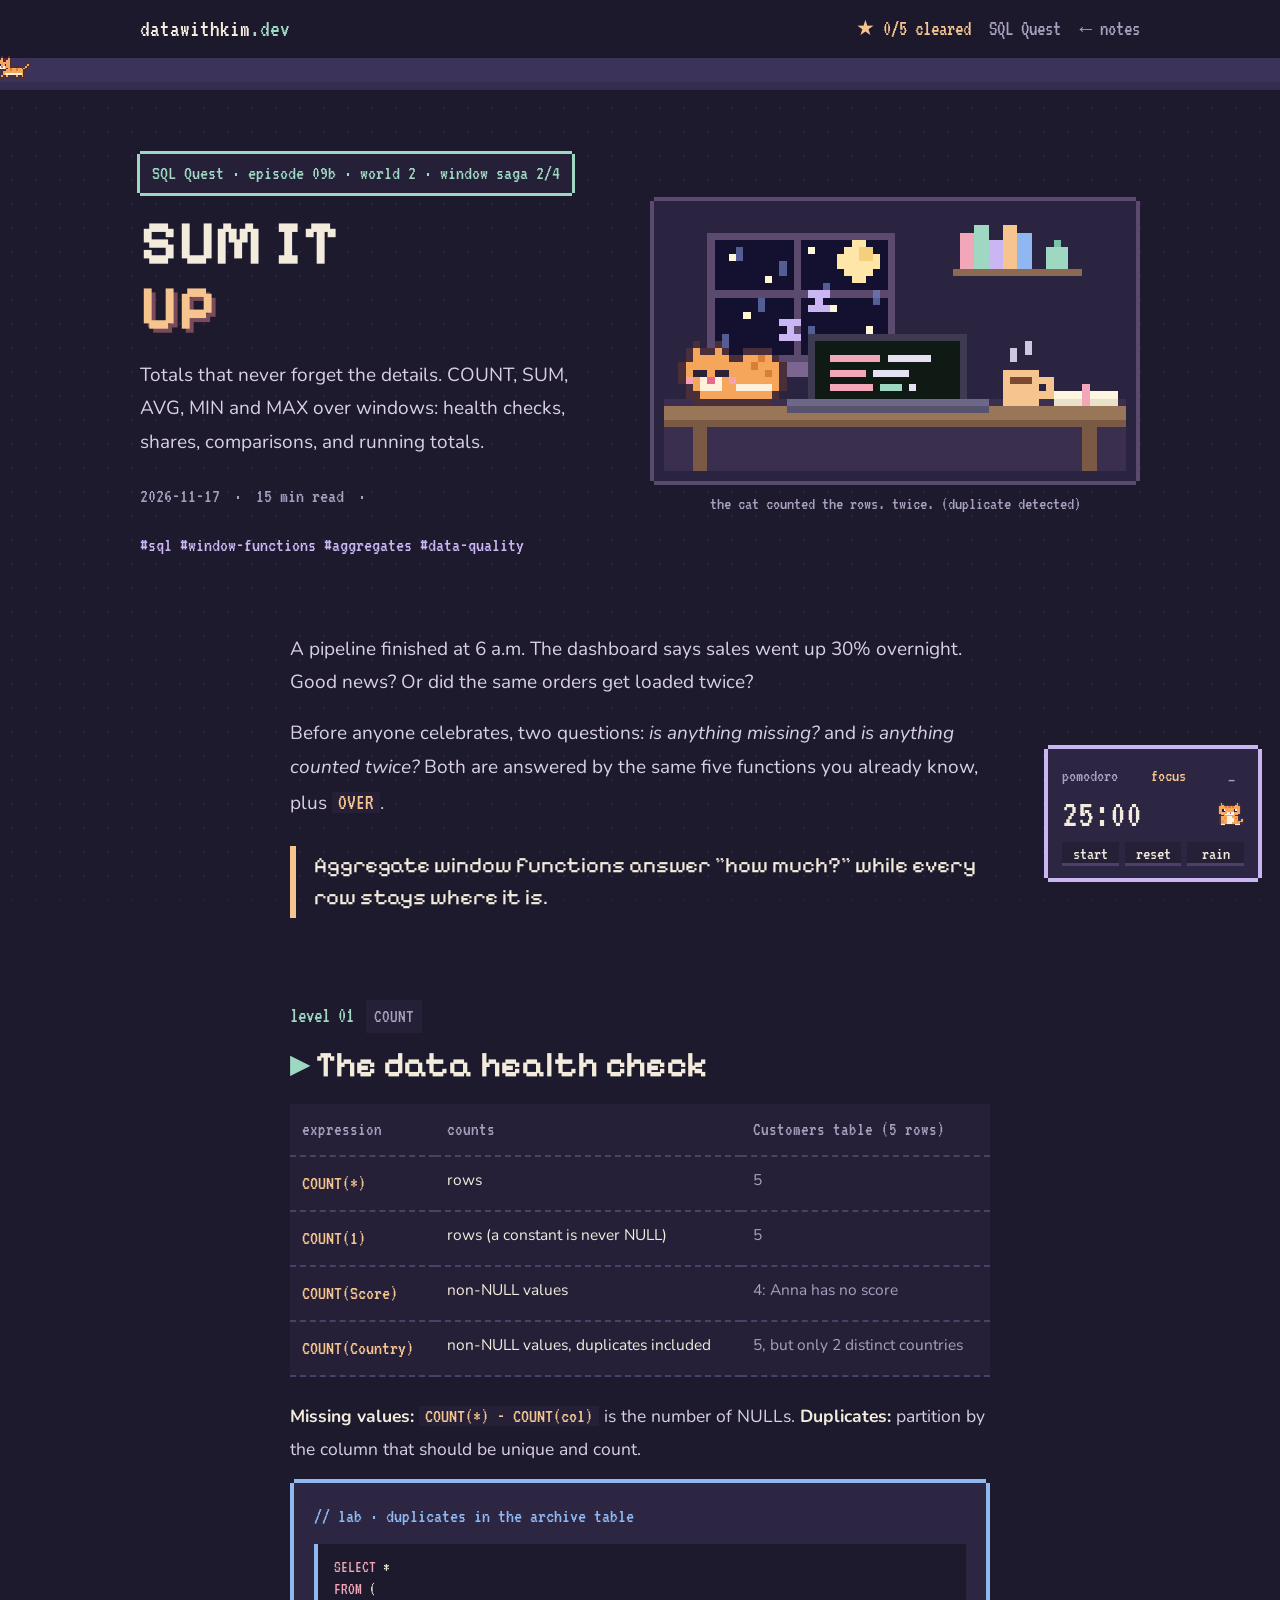
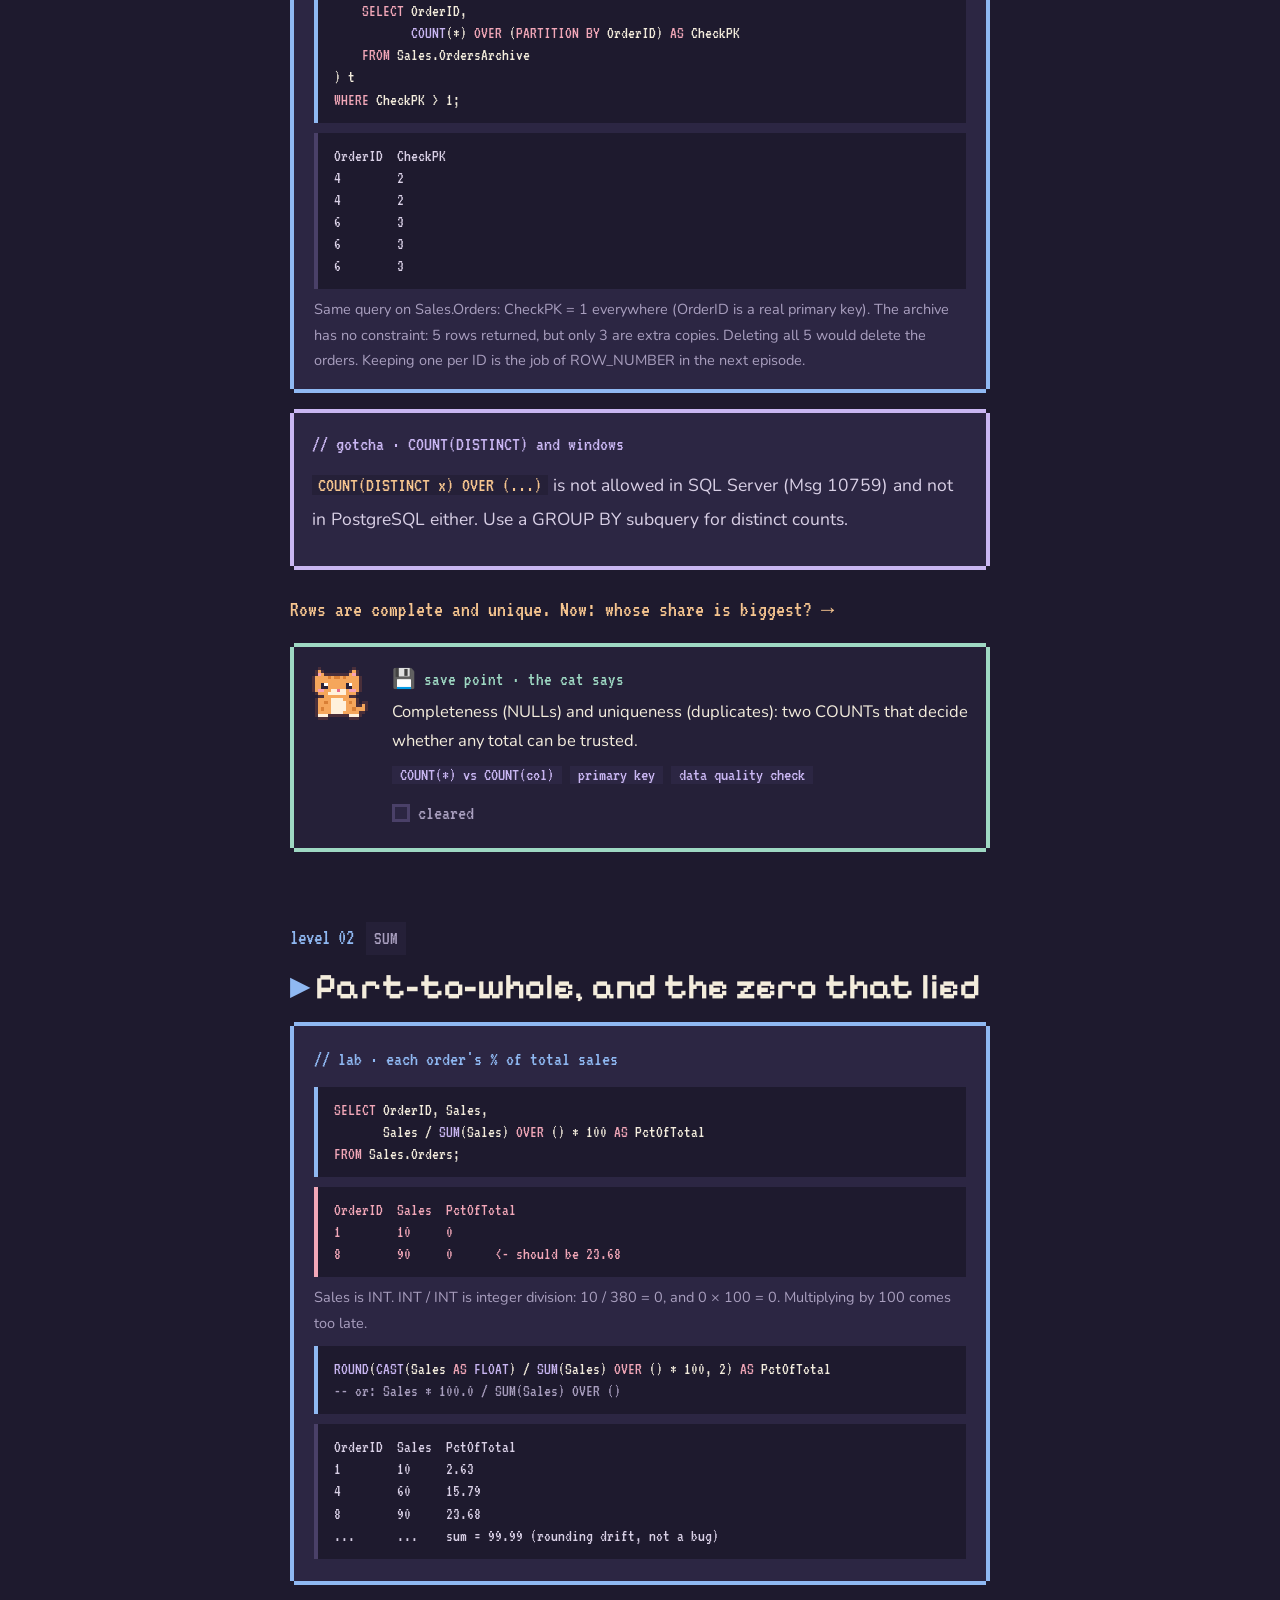
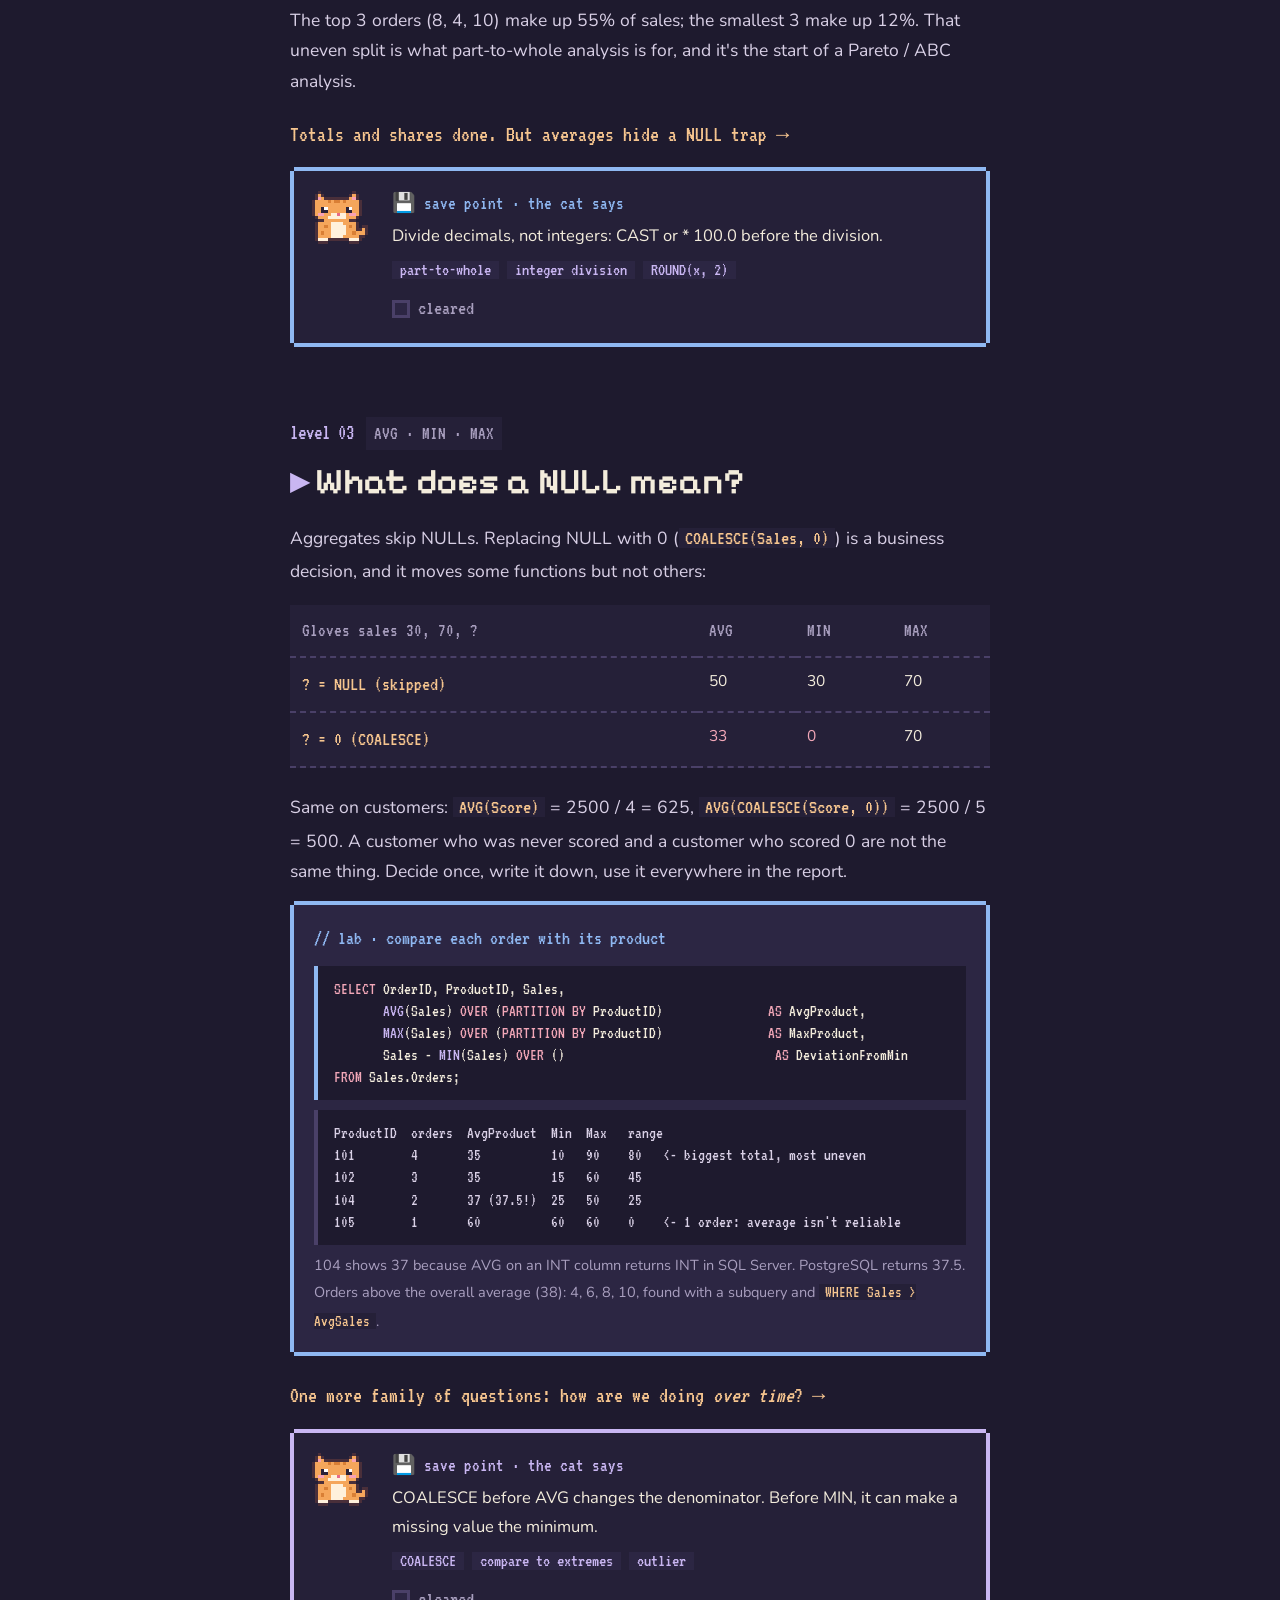
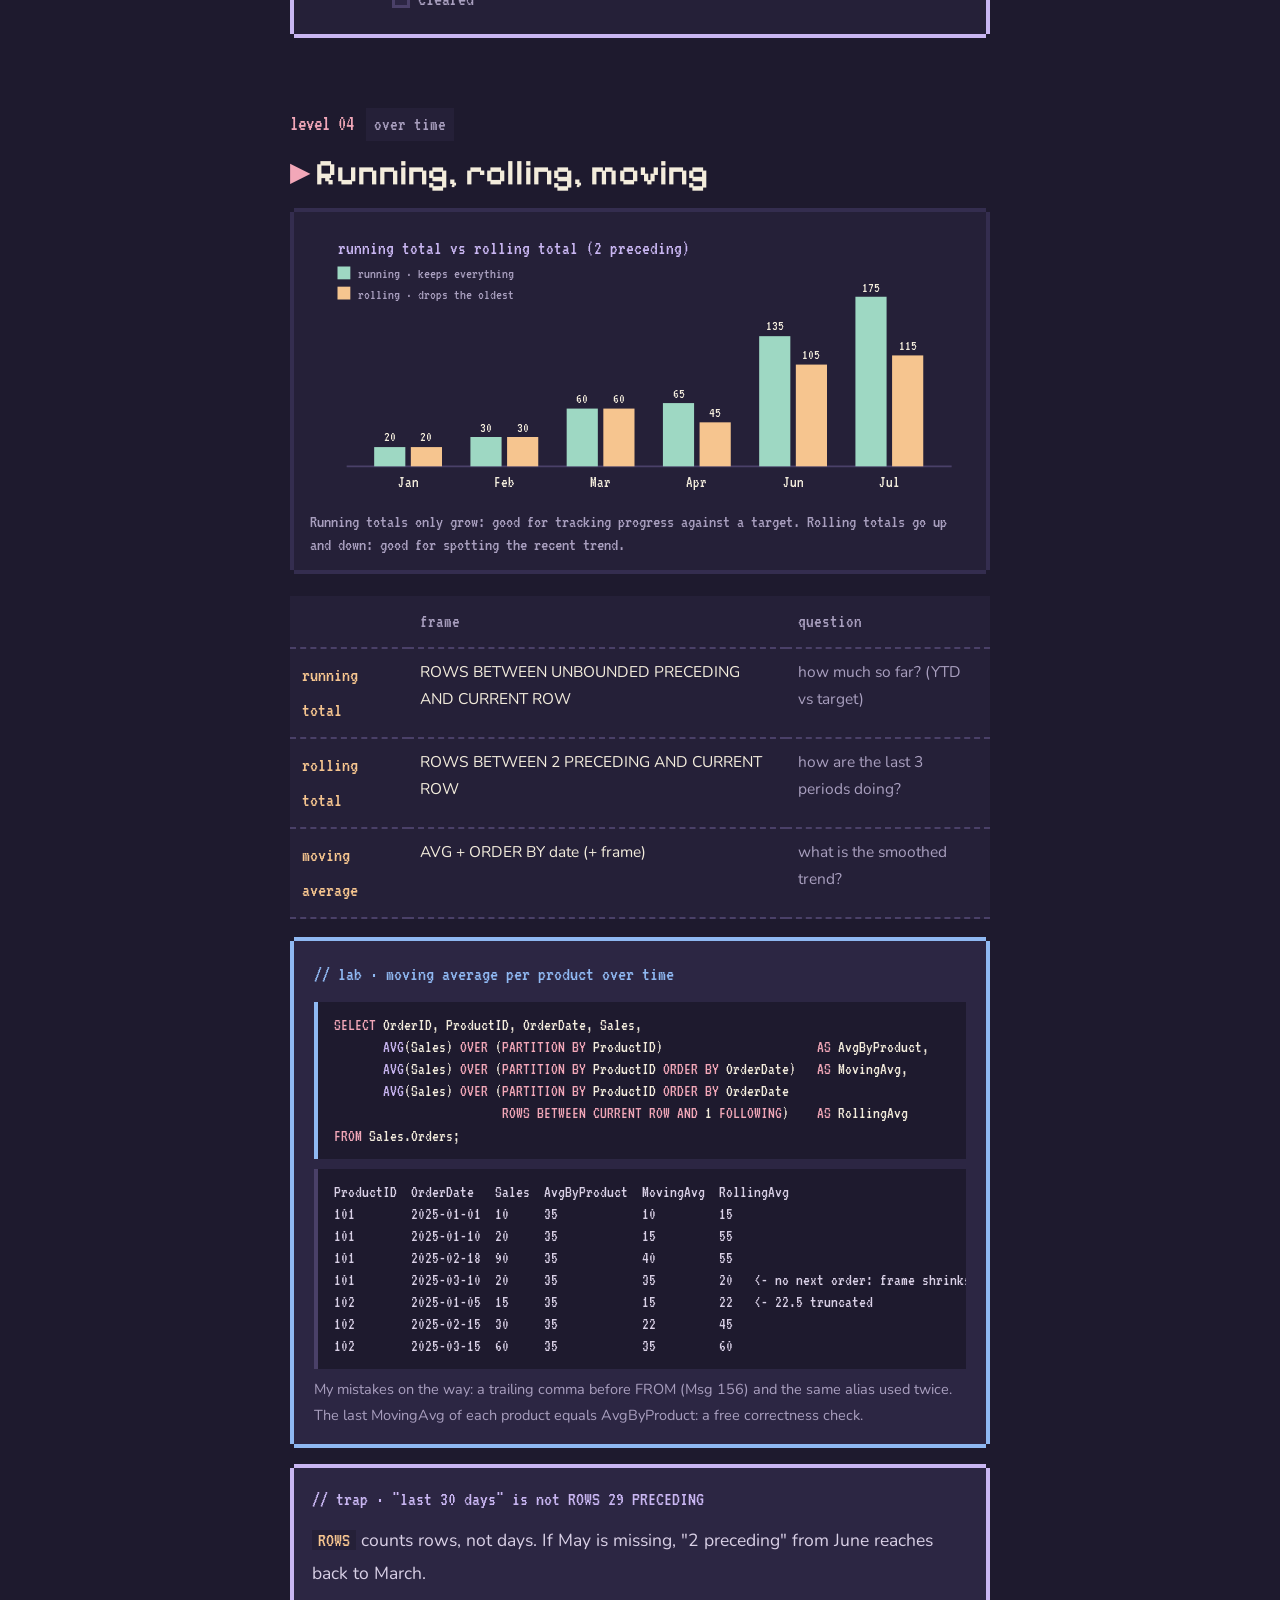
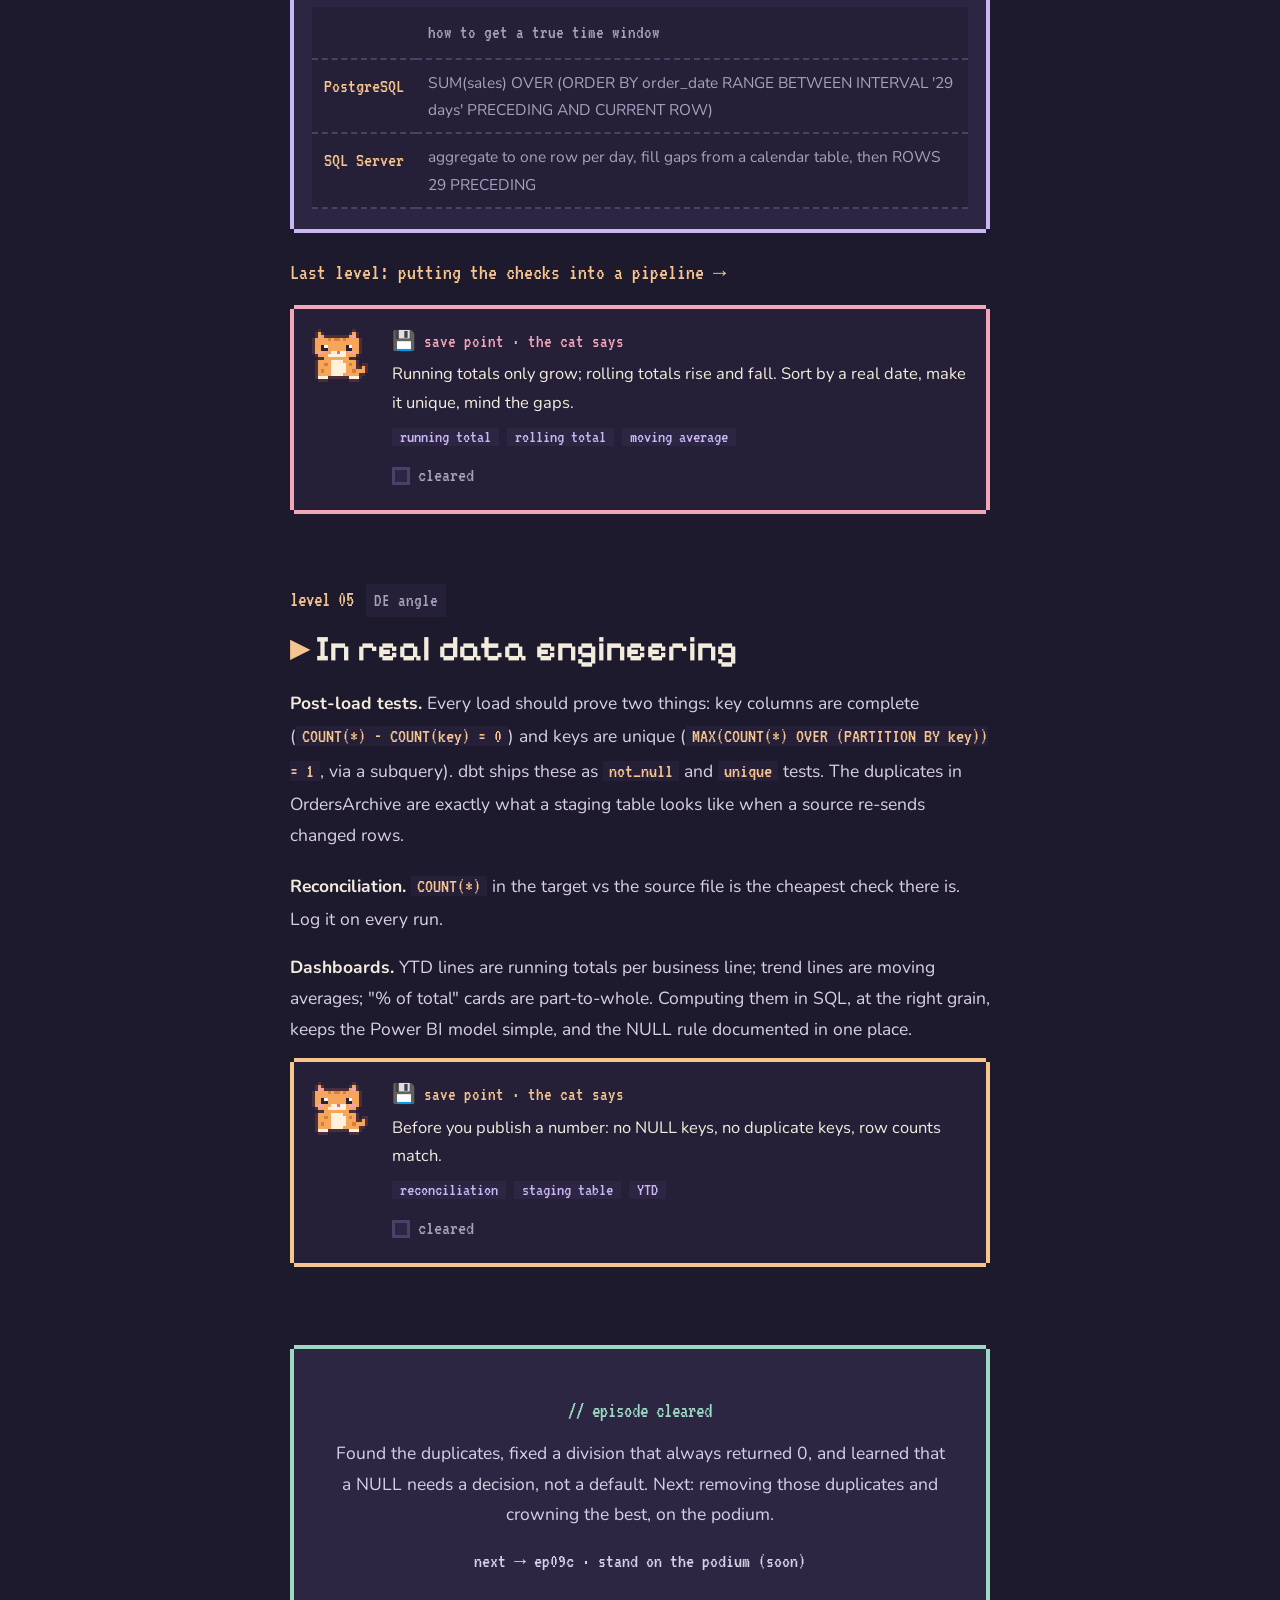
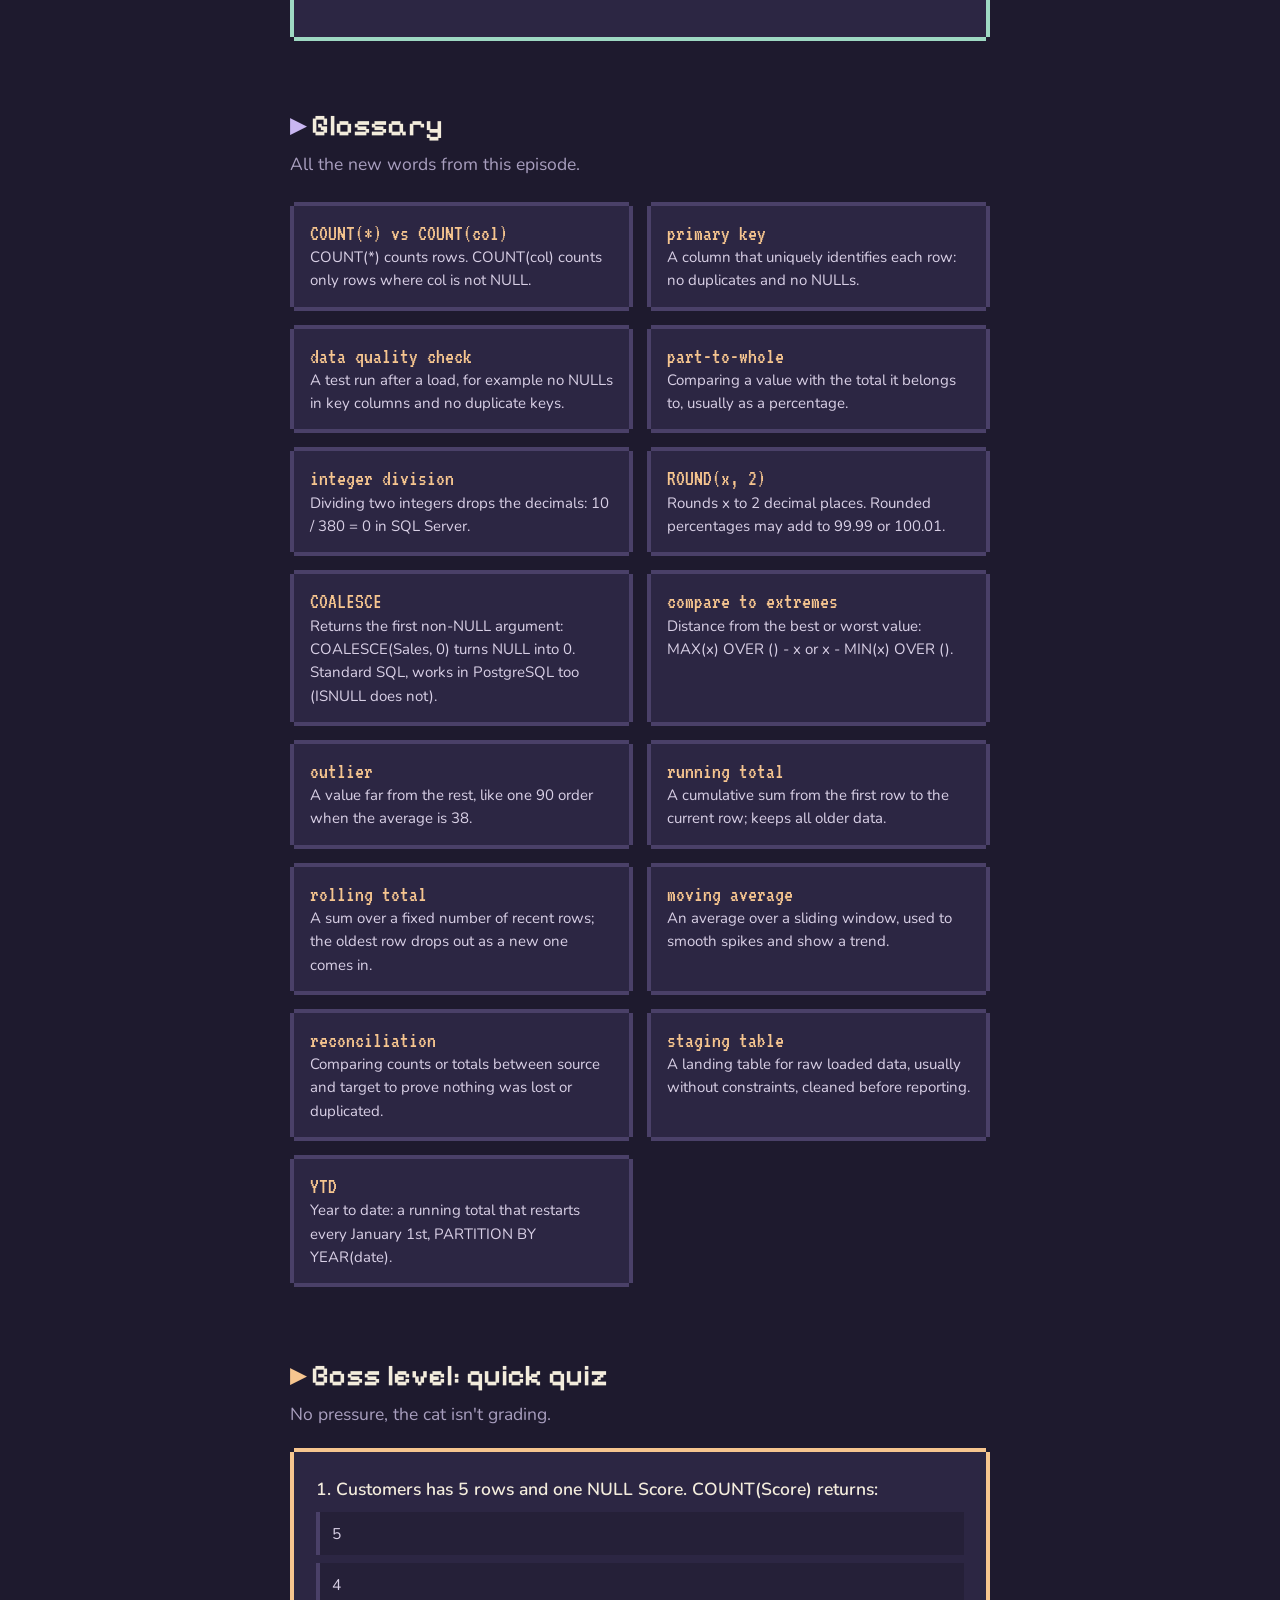
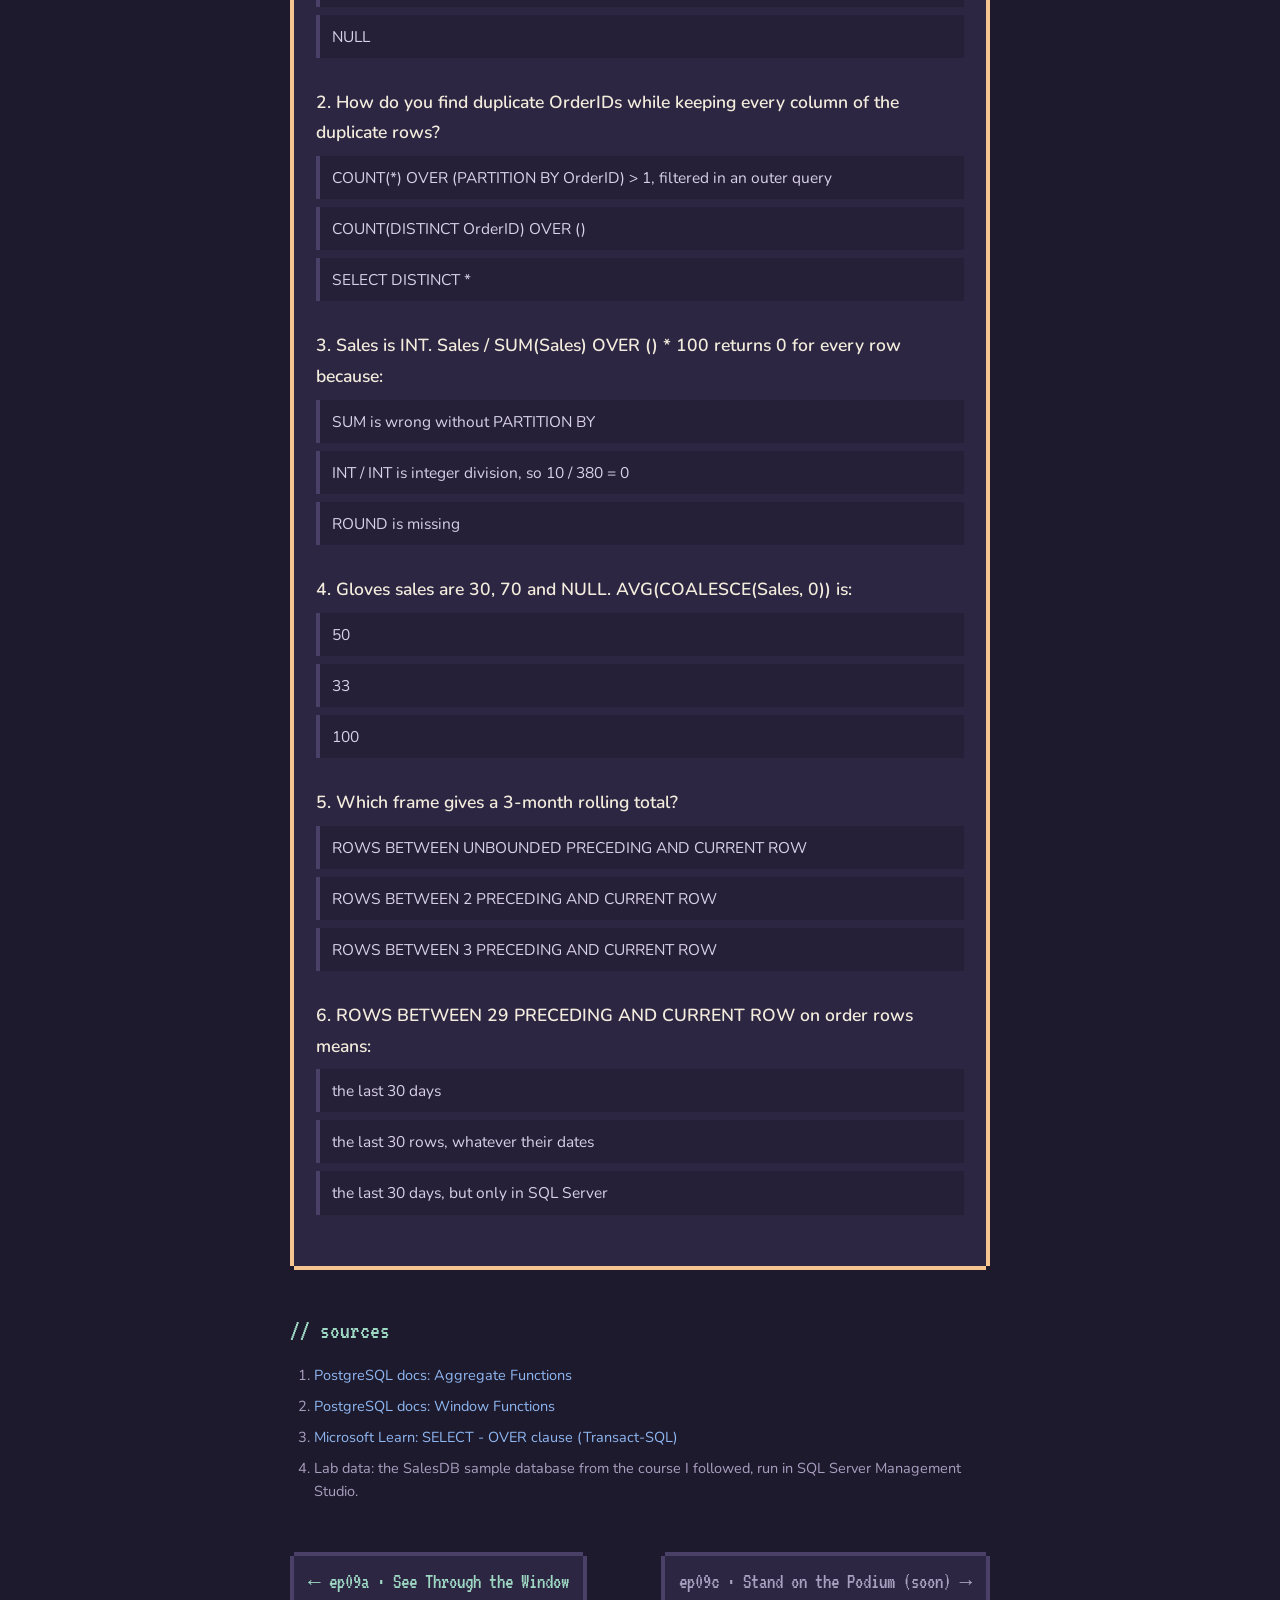
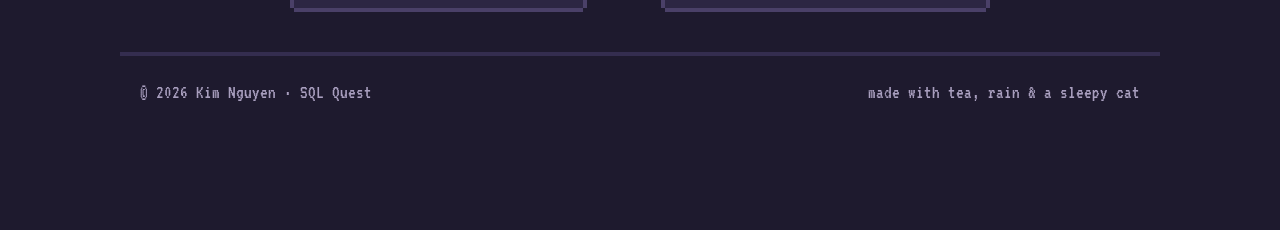
<file: sql/ep09b-sum-it-up/index.html>
<!DOCTYPE html>
<html lang="en">
<head>
  <meta charset="UTF-8">
  <meta name="viewport" content="width=device-width, initial-scale=1.0">
  <title>Ep 09b · Sum It Up · SQL Quest</title>
  <meta name="description" content="SQL Quest episode 09b: COUNT, SUM, AVG, MIN and MAX as window functions: NULL and duplicate checks, part-to-whole, integer division, running and rolling totals, moving averages.">
  <link rel="preconnect" href="https://fonts.googleapis.com">
  <link rel="preconnect" href="https://fonts.gstatic.com" crossorigin>
  <link href="https://fonts.googleapis.com/css2?family=Pixelify+Sans:wght@400;600;700&family=VT323&family=Nunito:wght@400;600;700&display=swap" rel="stylesheet">
  <link rel="stylesheet" href="/assets/pixel-study.css?v=2">
  <script src="/assets/pixel-study.js?v=2" defer></script>
</head>
<body data-ep="ep09b">

  <nav>
    <div class="wide">
      <a class="logo" href="/">datawithkim<b>.dev</b></a>
      <div class="nav-right">
        <span class="xp" title="Levels you marked as cleared">★ <span id="xp">0/5</span><span class="long"> cleared</span></span>
        <a href="/sql/">SQL Quest</a>
        <a class="hide-sm" href="/#notes">← notes</a>
      </div>
    </div>
    <div class="track" aria-hidden="true"></div>
  </nav>

  <header class="wide hero">
    <div>
      <div class="chip">SQL Quest · episode 09b · world 2 · window saga 2/4</div>
      <h1>SUM IT<br><span class="hl">UP</span></h1>
      <p class="lead">Totals that never forget the details. COUNT, SUM, AVG, MIN and MAX over windows: health checks, shares, comparisons, and running totals.</p>
      <div class="meta"><span>2026-11-17</span><span>·</span><span>15 min read</span><span>·</span><span class="t">#sql #window-functions #aggregates #data-quality</span></div>
    </div>
    <div>
      <div class="px scene-box"><div class="scene-slot"></div></div>
      <p class="scene-cap">the cat counted the rows. twice. (duplicate detected)</p>
    </div>
  </header>

  <article class="read">

    <section class="coldopen reveal">
      <p>A pipeline finished at 6 a.m. The dashboard says sales went up 30% overnight. Good news? Or did the same orders get loaded twice?</p>
      <p>Before anyone celebrates, two questions: <em>is anything missing?</em> and <em>is anything counted twice?</em> Both are answered by the same five functions you already know, plus <code>OVER</code>.</p>
      <p class="big-idea">Aggregate window functions answer "how much?" while every row stays where it is.</p>
    </section>

    <section class="chapter reveal" id="ch1" style="--c: var(--mint)">
      <div class="ch-head"><span class="ch-num">level 01</span><span class="ch-year">COUNT</span></div>
      <h2>The data health check</h2>
      <table class="std wrap"><tr><th>expression</th><th>counts</th><th>Customers table (5 rows)</th></tr><tr><td>COUNT(*)</td><td>rows</td><td>5</td></tr><tr><td>COUNT(1)</td><td>rows (a constant is never NULL)</td><td>5</td></tr><tr><td>COUNT(Score)</td><td>non-NULL values</td><td>4: Anna has no score</td></tr><tr><td>COUNT(Country)</td><td>non-NULL values, duplicates included</td><td>5, but only 2 distinct countries</td></tr></table>
      <p><strong>Missing values:</strong> <code>COUNT(*) - COUNT(col)</code> is the number of NULLs. <strong>Duplicates:</strong> partition by the column that should be unique and count.</p>
      <div class="px lab">
        <span class="k">// lab · duplicates in the archive table</span>
        <pre class="sql"><span class="kw">SELECT</span> *
<span class="kw">FROM</span> (
    <span class="kw">SELECT</span> OrderID,
           <span class="fn">COUNT</span>(*) <span class="kw">OVER</span> (<span class="kw">PARTITION</span> <span class="kw">BY</span> OrderID) <span class="kw">AS</span> CheckPK
    <span class="kw">FROM</span> Sales.OrdersArchive
) t
<span class="kw">WHERE</span> CheckPK &gt; 1;</pre>
        <pre class="out">OrderID  CheckPK
4        2
4        2
6        3
6        3
6        3</pre>
        <p class="note">Same query on Sales.Orders: CheckPK = 1 everywhere (OrderID is a real primary key). The archive has no constraint: 5 rows returned, but only 3 are extra copies. Deleting all 5 would delete the orders. Keeping one per ID is the job of ROW_NUMBER in the next episode.</p>
      </div>
      <div class="px cmp">
        <span class="k">// gotcha · COUNT(DISTINCT) and windows</span>
        <p><code>COUNT(DISTINCT x) OVER (...)</code> is not allowed in SQL Server (Msg 10759) and not in PostgreSQL either. Use a GROUP BY subquery for distinct counts.</p>
      </div>
      <p class="hook">Rows are complete and unique. Now: whose share is biggest? →</p>
      <div class="px save" style="--c: var(--mint)">
        <div>
          <div class="tag">💾 save point · the cat says</div>
          <p class="tip">Completeness (NULLs) and uniqueness (duplicates): two COUNTs that decide whether any total can be trusted.</p>
          <div class="terms"><button class="term" data-def="COUNT(*) counts rows. COUNT(col) counts only rows where col is not NULL.">COUNT(*) vs COUNT(col)</button><button class="term" data-def="A column that uniquely identifies each row: no duplicates and no NULLs.">primary key</button><button class="term" data-def="A test run after a load, for example no NULLs in key columns and no duplicate keys.">data quality check</button></div>
          <label class="clear"><input type="checkbox" data-ch="1"><span>cleared</span></label>
        </div>
      </div>
    </section>

    <section class="chapter reveal" id="ch2" style="--c: var(--sky)">
      <div class="ch-head"><span class="ch-num">level 02</span><span class="ch-year">SUM</span></div>
      <h2>Part-to-whole, and the zero that lied</h2>
      <div class="px lab">
        <span class="k">// lab · each order's % of total sales</span>
        <pre class="sql"><span class="kw">SELECT</span> OrderID, Sales,
       Sales / <span class="fn">SUM</span>(Sales) <span class="kw">OVER</span> () * 100 <span class="kw">AS</span> PctOfTotal
<span class="kw">FROM</span> Sales.Orders;</pre>
        <pre class="out err">OrderID  Sales  PctOfTotal
1        10     0
8        90     0      &lt;- should be 23.68</pre>
        <p class="note">Sales is INT. INT / INT is integer division: 10 / 380 = 0, and 0 × 100 = 0. Multiplying by 100 comes too late.</p>
        <pre class="sql"><span class="fn">ROUND</span>(<span class="fn">CAST</span>(Sales <span class="kw">AS</span> <span class="fn">FLOAT</span>) / <span class="fn">SUM</span>(Sales) <span class="kw">OVER</span> () * 100, 2) <span class="kw">AS</span> PctOfTotal
<span class="c">-- or: Sales * 100.0 / SUM(Sales) OVER ()</span></pre>
        <pre class="out">OrderID  Sales  PctOfTotal
1        10     2.63
4        60     15.79
8        90     23.68
...      ...    sum = 99.99 (rounding drift, not a bug)</pre>
      </div>
      <p>The top 3 orders (8, 4, 10) make up 55% of sales; the smallest 3 make up 12%. That uneven split is what part-to-whole analysis is for, and it's the start of a Pareto / ABC analysis.</p>
      <p class="hook">Totals and shares done. But averages hide a NULL trap →</p>
      <div class="px save" style="--c: var(--sky)">
        <div>
          <div class="tag">💾 save point · the cat says</div>
          <p class="tip">Divide decimals, not integers: CAST or * 100.0 before the division.</p>
          <div class="terms"><button class="term" data-def="Comparing a value with the total it belongs to, usually as a percentage.">part-to-whole</button><button class="term" data-def="Dividing two integers drops the decimals: 10 / 380 = 0 in SQL Server.">integer division</button><button class="term" data-def="Rounds x to 2 decimal places. Rounded percentages may add to 99.99 or 100.01.">ROUND(x, 2)</button></div>
          <label class="clear"><input type="checkbox" data-ch="2"><span>cleared</span></label>
        </div>
      </div>
    </section>

    <section class="chapter reveal" id="ch3" style="--c: var(--lav)">
      <div class="ch-head"><span class="ch-num">level 03</span><span class="ch-year">AVG · MIN · MAX</span></div>
      <h2>What does a NULL mean?</h2>
      <p>Aggregates skip NULLs. Replacing NULL with 0 (<code>COALESCE(Sales, 0)</code>) is a business decision, and it moves some functions but not others:</p>
      <table class="std num wrap"><tr><th>Gloves sales 30, 70, ?</th><th>AVG</th><th>MIN</th><th>MAX</th></tr><tr><td>? = NULL (skipped)</td><td>50</td><td>30</td><td>70</td></tr><tr><td>? = 0 (COALESCE)</td><td><span class="bad">33</span></td><td><span class="bad">0</span></td><td>70</td></tr></table>
      <p>Same on customers: <code>AVG(Score)</code> = 2500 / 4 = 625, <code>AVG(COALESCE(Score, 0))</code> = 2500 / 5 = 500. A customer who was never scored and a customer who scored 0 are not the same thing. Decide once, write it down, use it everywhere in the report.</p>
      <div class="px lab">
        <span class="k">// lab · compare each order with its product</span>
        <pre class="sql"><span class="kw">SELECT</span> OrderID, ProductID, Sales,
       <span class="fn">AVG</span>(Sales) <span class="kw">OVER</span> (<span class="kw">PARTITION</span> <span class="kw">BY</span> ProductID)               <span class="kw">AS</span> AvgProduct,
       <span class="fn">MAX</span>(Sales) <span class="kw">OVER</span> (<span class="kw">PARTITION</span> <span class="kw">BY</span> ProductID)               <span class="kw">AS</span> MaxProduct,
       Sales - <span class="fn">MIN</span>(Sales) <span class="kw">OVER</span> ()                              <span class="kw">AS</span> DeviationFromMin
<span class="kw">FROM</span> Sales.Orders;</pre>
        <pre class="out">ProductID  orders  AvgProduct  Min  Max   range
101        4       35          10   90    80   &lt;- biggest total, most uneven
102        3       35          15   60    45
104        2       37 (37.5!)  25   50    25
105        1       60          60   60    0    &lt;- 1 order: average isn't reliable</pre>
        <p class="note">104 shows 37 because AVG on an INT column returns INT in SQL Server. PostgreSQL returns 37.5. Orders above the overall average (38): 4, 6, 8, 10, found with a subquery and <code>WHERE Sales &gt; AvgSales</code>.</p>
      </div>
      <p class="hook">One more family of questions: how are we doing <em>over time</em>? →</p>
      <div class="px save" style="--c: var(--lav)">
        <div>
          <div class="tag">💾 save point · the cat says</div>
          <p class="tip">COALESCE before AVG changes the denominator. Before MIN, it can make a missing value the minimum.</p>
          <div class="terms"><button class="term" data-def="Returns the first non-NULL argument: COALESCE(Sales, 0) turns NULL into 0. Standard SQL, works in PostgreSQL too (ISNULL does not).">COALESCE</button><button class="term" data-def="Distance from the best or worst value: MAX(x) OVER () - x or x - MIN(x) OVER ().">compare to extremes</button><button class="term" data-def="A value far from the rest, like one 90 order when the average is 38.">outlier</button></div>
          <label class="clear"><input type="checkbox" data-ch="3"><span>cleared</span></label>
        </div>
      </div>
    </section>

    <section class="chapter reveal" id="ch4" style="--c: var(--pink)">
      <div class="ch-head"><span class="ch-num">level 04</span><span class="ch-year">over time</span></div>
      <h2>Running, rolling, moving</h2>
      <figure class="px fig reveal"><div class="fig-scroll"><svg viewBox="0 0 720 300" xmlns="http://www.w3.org/2000/svg" role="img" aria-label="Bar chart for six months. The running total grows every month up to 175. The rolling total over three months goes 20, 30, 60, 45, 105, 115, rising and falling."><text x="30" y="28" class="h2" text-anchor="start">running total vs rolling total (2 preceding)</text><line x1="40" y1="260" x2="700" y2="260" stroke="#4a4068" stroke-width="2"/><rect x="70" y="239" width="34" height="21" fill="#9ed8c3"/><rect x="110" y="239" width="34" height="21" fill="#f6c58f"/><text x="87" y="232.88888888888889" class="nsm" text-anchor="middle">20</text><text x="127" y="232.88888888888889" class="nsm" text-anchor="middle">20</text><text x="107" y="282" class="n" text-anchor="middle">Jan</text><rect x="175" y="228" width="34" height="32" fill="#9ed8c3"/><rect x="215" y="228" width="34" height="32" fill="#f6c58f"/><text x="192" y="222.33333333333334" class="nsm" text-anchor="middle">30</text><text x="232" y="222.33333333333334" class="nsm" text-anchor="middle">30</text><text x="212" y="282" class="n" text-anchor="middle">Feb</text><rect x="280" y="197" width="34" height="63" fill="#9ed8c3"/><rect x="320" y="197" width="34" height="63" fill="#f6c58f"/><text x="297" y="190.66666666666666" class="nsm" text-anchor="middle">60</text><text x="337" y="190.66666666666666" class="nsm" text-anchor="middle">60</text><text x="317" y="282" class="n" text-anchor="middle">Mar</text><rect x="385" y="191" width="34" height="69" fill="#9ed8c3"/><rect x="425" y="212" width="34" height="48" fill="#f6c58f"/><text x="402" y="185.38888888888889" class="nsm" text-anchor="middle">65</text><text x="442" y="206.5" class="nsm" text-anchor="middle">45</text><text x="422" y="282" class="n" text-anchor="middle">Apr</text><rect x="490" y="118" width="34" height="142" fill="#9ed8c3"/><rect x="530" y="149" width="34" height="111" fill="#f6c58f"/><text x="507" y="111.5" class="nsm" text-anchor="middle">135</text><text x="547" y="143.16666666666666" class="nsm" text-anchor="middle">105</text><text x="527" y="282" class="n" text-anchor="middle">Jun</text><rect x="595" y="75" width="34" height="185" fill="#9ed8c3"/><rect x="635" y="139" width="34" height="121" fill="#f6c58f"/><text x="612" y="69.27777777777777" class="nsm" text-anchor="middle">175</text><text x="652" y="132.61111111111111" class="nsm" text-anchor="middle">115</text><text x="632" y="282" class="n" text-anchor="middle">Jul</text><rect x="30" y="42" width="14" height="14" fill="#9ed8c3"/><text x="52" y="55" class="s" text-anchor="start">running · keeps everything</text><rect x="30" y="64" width="14" height="14" fill="#f6c58f"/><text x="52" y="77" class="s" text-anchor="start">rolling · drops the oldest</text></svg></div><figcaption>Running totals only grow: good for tracking progress against a target. Rolling totals go up and down: good for spotting the recent trend.</figcaption></figure>
      <table class="std wrap"><tr><th></th><th>frame</th><th>question</th></tr><tr><td>running total</td><td>ROWS BETWEEN UNBOUNDED PRECEDING AND CURRENT ROW</td><td>how much so far? (YTD vs target)</td></tr><tr><td>rolling total</td><td>ROWS BETWEEN 2 PRECEDING AND CURRENT ROW</td><td>how are the last 3 periods doing?</td></tr><tr><td>moving average</td><td>AVG + ORDER BY date (+ frame)</td><td>what is the smoothed trend?</td></tr></table>
      <div class="px lab">
        <span class="k">// lab · moving average per product over time</span>
        <pre class="sql"><span class="kw">SELECT</span> OrderID, ProductID, OrderDate, Sales,
       <span class="fn">AVG</span>(Sales) <span class="kw">OVER</span> (<span class="kw">PARTITION</span> <span class="kw">BY</span> ProductID)                      <span class="kw">AS</span> AvgByProduct,
       <span class="fn">AVG</span>(Sales) <span class="kw">OVER</span> (<span class="kw">PARTITION</span> <span class="kw">BY</span> ProductID <span class="kw">ORDER</span> <span class="kw">BY</span> OrderDate)   <span class="kw">AS</span> MovingAvg,
       <span class="fn">AVG</span>(Sales) <span class="kw">OVER</span> (<span class="kw">PARTITION</span> <span class="kw">BY</span> ProductID <span class="kw">ORDER</span> <span class="kw">BY</span> OrderDate
                        <span class="kw">ROWS</span> <span class="kw">BETWEEN</span> <span class="kw">CURRENT</span> <span class="kw">ROW</span> <span class="kw">AND</span> 1 <span class="kw">FOLLOWING</span>)    <span class="kw">AS</span> RollingAvg
<span class="kw">FROM</span> Sales.Orders;</pre>
        <pre class="out">ProductID  OrderDate   Sales  AvgByProduct  MovingAvg  RollingAvg
101        2025-01-01  10     35            10         15
101        2025-01-10  20     35            15         55
101        2025-02-18  90     35            40         55
101        2025-03-10  20     35            35         20   &lt;- no next order: frame shrinks
102        2025-01-05  15     35            15         22   &lt;- 22.5 truncated
102        2025-02-15  30     35            22         45
102        2025-03-15  60     35            35         60</pre>
        <p class="note">My mistakes on the way: a trailing comma before FROM (Msg 156) and the same alias used twice. The last MovingAvg of each product equals AvgByProduct: a free correctness check.</p>
      </div>
      <div class="px cmp">
        <span class="k">// trap · "last 30 days" is not ROWS 29 PRECEDING</span>
        <p><code>ROWS</code> counts rows, not days. If May is missing, "2 preceding" from June reaches back to March.</p>
        <table class="std wrap"><tr><th></th><th>how to get a true time window</th></tr><tr><td>PostgreSQL</td><td>SUM(sales) OVER (ORDER BY order_date RANGE BETWEEN INTERVAL '29 days' PRECEDING AND CURRENT ROW)</td></tr><tr><td>SQL Server</td><td>aggregate to one row per day, fill gaps from a calendar table, then ROWS 29 PRECEDING</td></tr></table>
      </div>
      <p class="hook">Last level: putting the checks into a pipeline →</p>
      <div class="px save" style="--c: var(--pink)">
        <div>
          <div class="tag">💾 save point · the cat says</div>
          <p class="tip">Running totals only grow; rolling totals rise and fall. Sort by a real date, make it unique, mind the gaps.</p>
          <div class="terms"><button class="term" data-def="A cumulative sum from the first row to the current row; keeps all older data.">running total</button><button class="term" data-def="A sum over a fixed number of recent rows; the oldest row drops out as a new one comes in.">rolling total</button><button class="term" data-def="An average over a sliding window, used to smooth spikes and show a trend.">moving average</button></div>
          <label class="clear"><input type="checkbox" data-ch="4"><span>cleared</span></label>
        </div>
      </div>
    </section>

    <section class="chapter reveal" id="ch5" style="--c: var(--peach)">
      <div class="ch-head"><span class="ch-num">level 05</span><span class="ch-year">DE angle</span></div>
      <h2>In real data engineering</h2>
      <p><strong>Post-load tests.</strong> Every load should prove two things: key columns are complete (<code>COUNT(*) - COUNT(key) = 0</code>) and keys are unique (<code>MAX(COUNT(*) OVER (PARTITION BY key)) = 1</code>, via a subquery). dbt ships these as <code>not_null</code> and <code>unique</code> tests. The duplicates in OrdersArchive are exactly what a staging table looks like when a source re-sends changed rows.</p>
      <p><strong>Reconciliation.</strong> <code>COUNT(*)</code> in the target vs the source file is the cheapest check there is. Log it on every run.</p>
      <p><strong>Dashboards.</strong> YTD lines are running totals per business line; trend lines are moving averages; "% of total" cards are part-to-whole. Computing them in SQL, at the right grain, keeps the Power BI model simple, and the NULL rule documented in one place.</p>
      <div class="px save" style="--c: var(--peach)">
        <div>
          <div class="tag">💾 save point · the cat says</div>
          <p class="tip">Before you publish a number: no NULL keys, no duplicate keys, row counts match.</p>
          <div class="terms"><button class="term" data-def="Comparing counts or totals between source and target to prove nothing was lost or duplicated.">reconciliation</button><button class="term" data-def="A landing table for raw loaded data, usually without constraints, cleaned before reporting.">staging table</button><button class="term" data-def="Year to date: a running total that restarts every January 1st, PARTITION BY YEAR(date).">YTD</button></div>
          <label class="clear"><input type="checkbox" data-ch="5"><span>cleared</span></label>
        </div>
      </div>
    </section>

    <div class="px epilogue">
      <div class="tag">// episode cleared</div>
      <p>Found the duplicates, fixed a division that always returned 0, and learned that a NULL needs a decision, not a default. Next: removing those duplicates and crowning the best, on the podium.</p>
      <p class="next">next → ep09c · stand on the podium (soon)</p>
    </div>

    <h2 class="section-title" id="glossary" style="--c: var(--lav)">Glossary</h2>
    <p class="section-sub">All the new words from this episode.</p>
    <dl class="gloss" id="gloss"></dl>

    <h2 class="section-title" id="quiz" style="--c: var(--peach)">Boss level: quick quiz</h2>
    <p class="section-sub">No pressure, the cat isn't grading.</p>
    <div class="px quiz" id="quizbox"></div>

    <section class="sources" id="sources">
      <h3>// sources</h3>
      <ol>
        <li><a href="https://www.postgresql.org/docs/current/functions-aggregate.html" target="_blank" rel="noopener">PostgreSQL docs: Aggregate Functions</a></li>
        <li><a href="https://www.postgresql.org/docs/current/functions-window.html" target="_blank" rel="noopener">PostgreSQL docs: Window Functions</a></li>
        <li><a href="https://learn.microsoft.com/en-us/sql/t-sql/queries/select-over-clause-transact-sql" target="_blank" rel="noopener">Microsoft Learn: SELECT - OVER clause (Transact-SQL)</a></li>
        <li>Lab data: the SalesDB sample database from the course I followed, run in SQL Server Management Studio.</li>
      </ol>
    </section>

    <div class="ep-nav"><a class="px" href="/sql/ep09a-see-through-the-window/">← ep09a · See Through the Window</a><span class="px">ep09c · Stand on the Podium (soon) →</span></div>
  </article>

  <footer>
    <div class="wide">
      <span>© <span id="yr">2026</span> Kim Nguyen · SQL Quest</span>
      <span>made with tea, rain &amp; a sleepy cat</span>
    </div>
  </footer>

  <script>
    window.QUIZ = [
      {
            "q": "Customers has 5 rows and one NULL Score. COUNT(Score) returns:",
            "o": [
                  "5",
                  "4",
                  "NULL"
            ],
            "a": 1,
            "w": "COUNT(column) skips NULLs. COUNT(*) would return 5."
      },
      {
            "q": "How do you find duplicate OrderIDs while keeping every column of the duplicate rows?",
            "o": [
                  "COUNT(*) OVER (PARTITION BY OrderID) > 1, filtered in an outer query",
                  "COUNT(DISTINCT OrderID) OVER ()",
                  "SELECT DISTINCT *"
            ],
            "a": 0,
            "w": "The window count shows the number of copies on every copy. GROUP BY ... HAVING only lists the keys."
      },
      {
            "q": "Sales is INT. Sales / SUM(Sales) OVER () * 100 returns 0 for every row because:",
            "o": [
                  "SUM is wrong without PARTITION BY",
                  "INT / INT is integer division, so 10 / 380 = 0",
                  "ROUND is missing"
            ],
            "a": 1,
            "w": "Cast to FLOAT or DECIMAL, or multiply by 100.0 before dividing."
      },
      {
            "q": "Gloves sales are 30, 70 and NULL. AVG(COALESCE(Sales, 0)) is:",
            "o": [
                  "50",
                  "33",
                  "100"
            ],
            "a": 1,
            "w": "The NULL becomes 0 and counts in the denominator: 100 / 3 = 33 (truncated on INT)."
      },
      {
            "q": "Which frame gives a 3-month rolling total?",
            "o": [
                  "ROWS BETWEEN UNBOUNDED PRECEDING AND CURRENT ROW",
                  "ROWS BETWEEN 2 PRECEDING AND CURRENT ROW",
                  "ROWS BETWEEN 3 PRECEDING AND CURRENT ROW"
            ],
            "a": 1,
            "w": "2 preceding + the current row = 3 rows. 3 PRECEDING would cover 4."
      },
      {
            "q": "ROWS BETWEEN 29 PRECEDING AND CURRENT ROW on order rows means:",
            "o": [
                  "the last 30 days",
                  "the last 30 rows, whatever their dates",
                  "the last 30 days, but only in SQL Server"
            ],
            "a": 1,
            "w": "ROWS counts rows. For a true time window use RANGE with an INTERVAL in PostgreSQL, or one row per day from a calendar table."
      }
];
  </script>
</body>
</html>
</file>
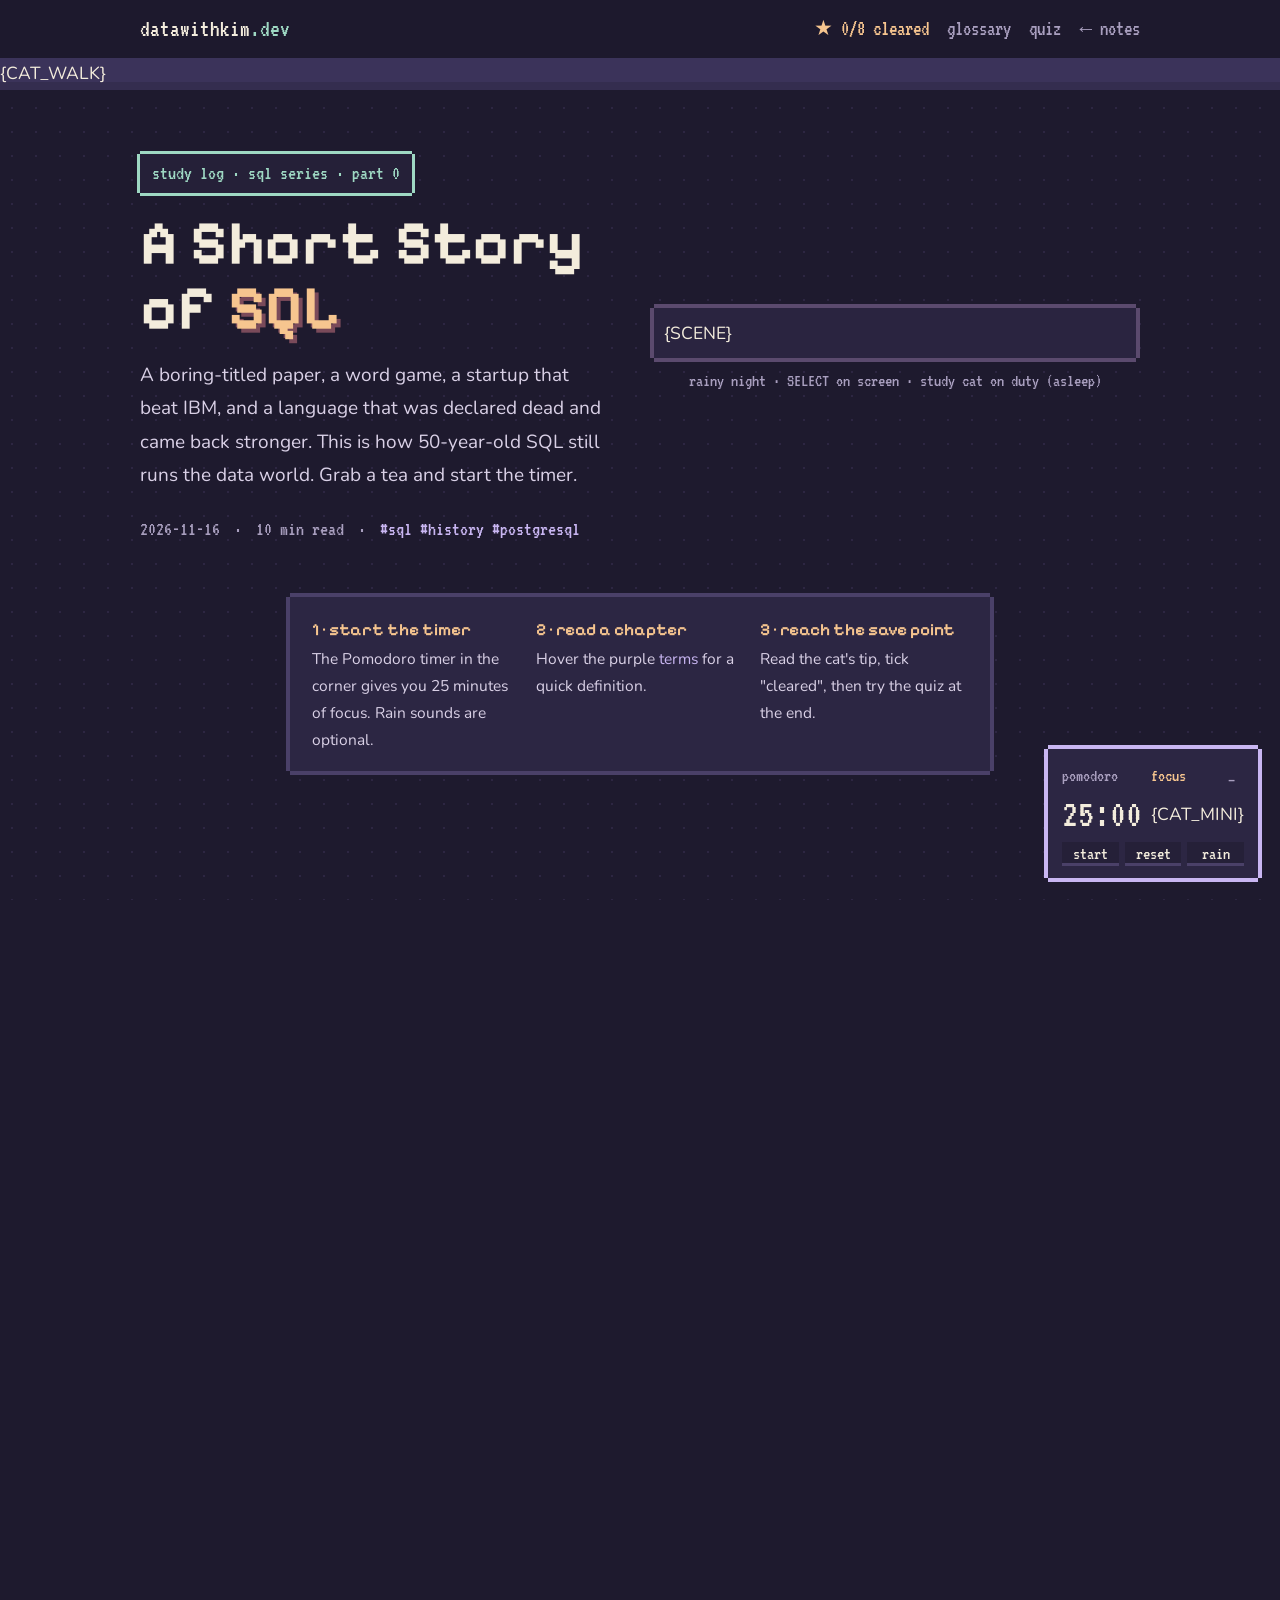
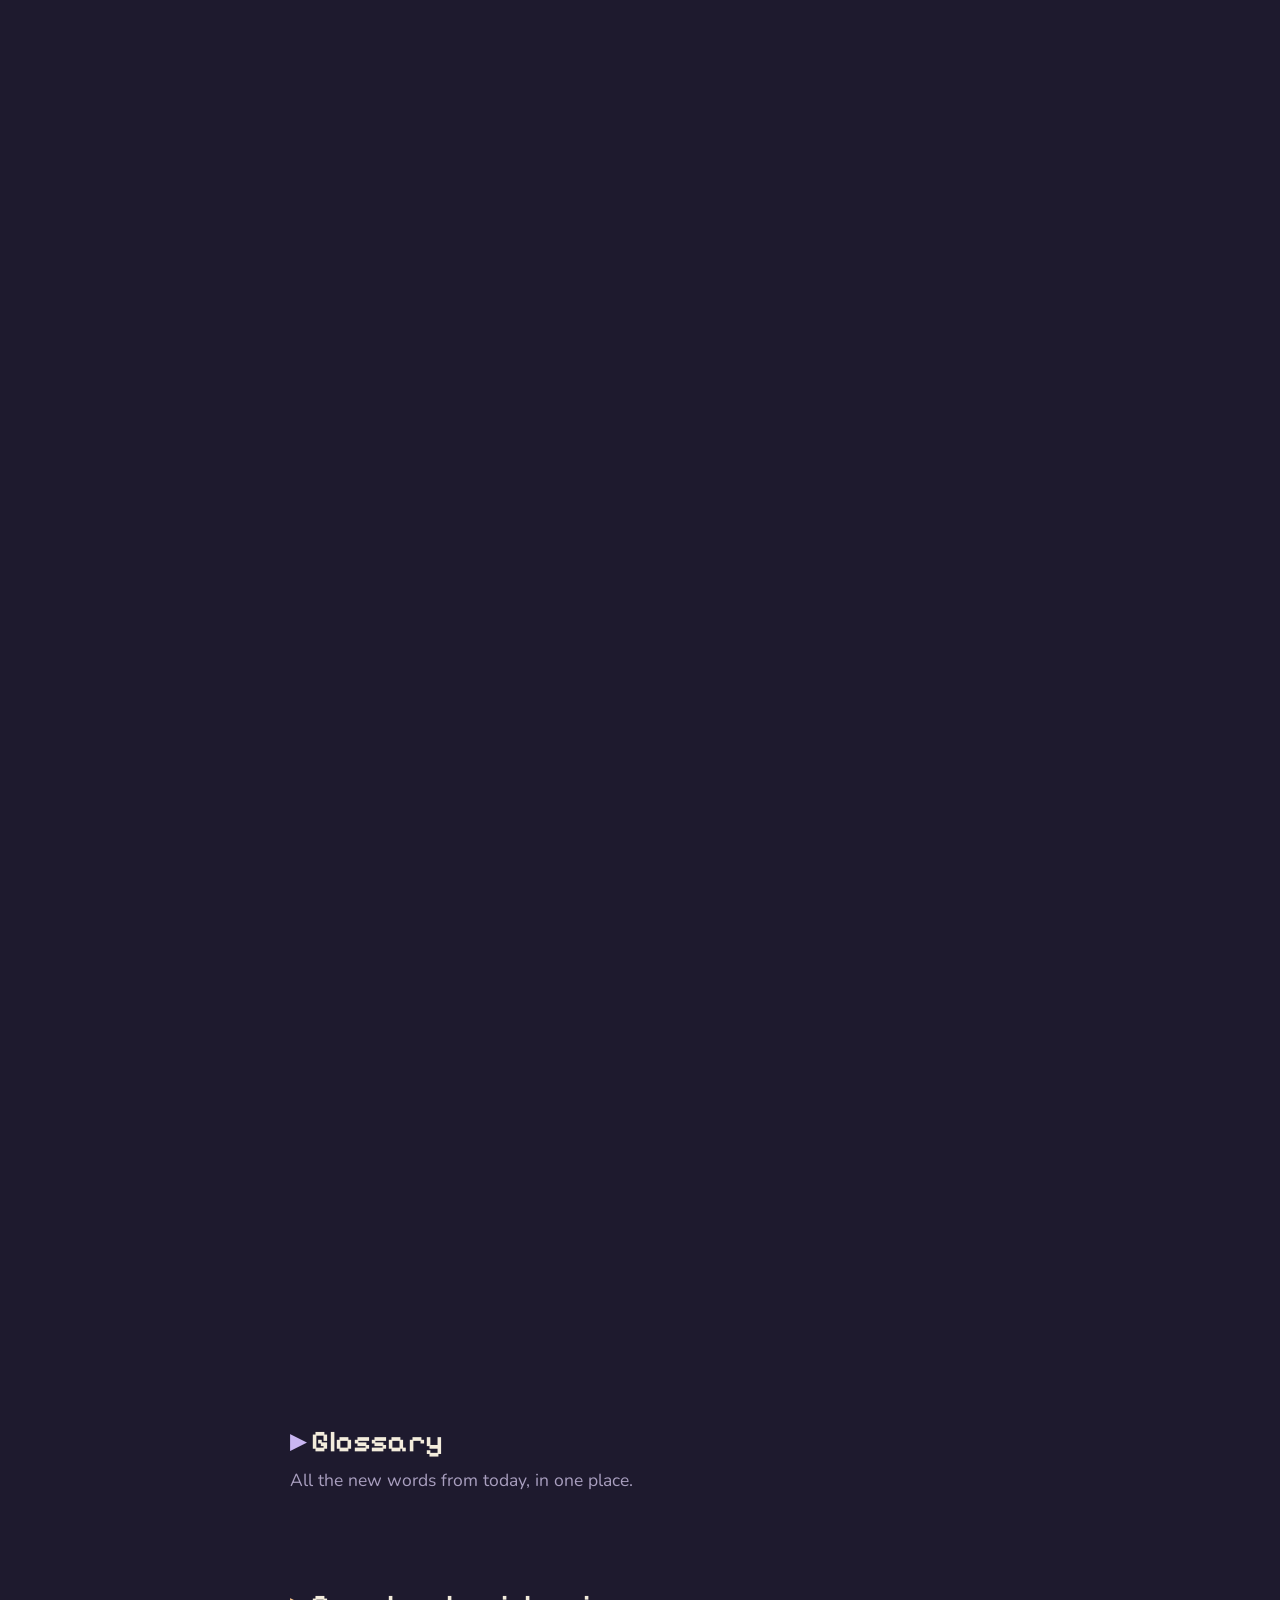
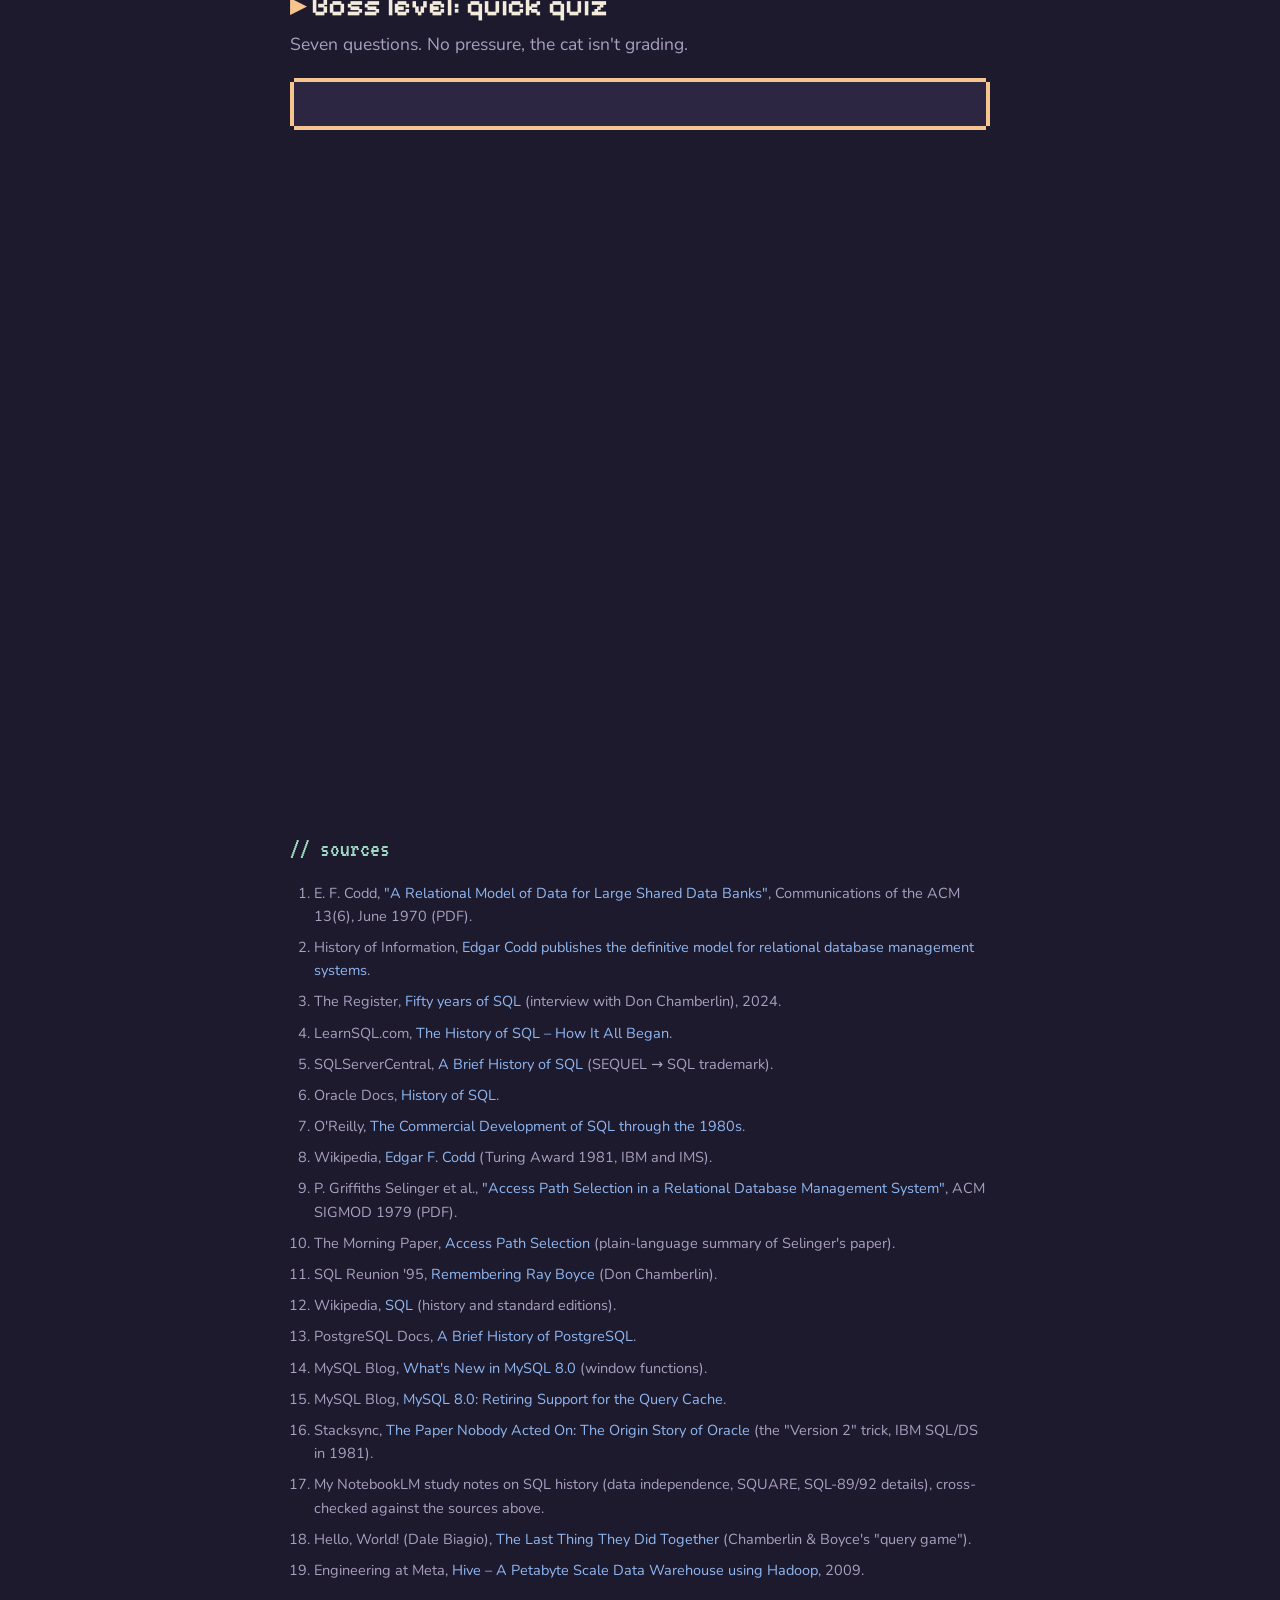
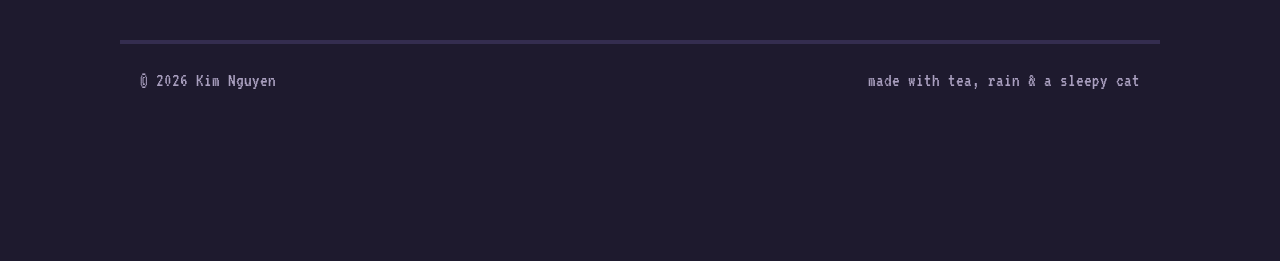
<file: tools/sqlquest/template.html>
<!DOCTYPE html>
<html lang="en">
<head>
  <meta charset="UTF-8">
  <meta name="viewport" content="width=device-width, initial-scale=1.0">
  <title>A Short Story of SQL · Data with Kim</title>
  <meta name="description" content="A cozy pixel study page: how a 1970 research paper became the language every data platform still speaks.">
  <link rel="preconnect" href="https://fonts.googleapis.com">
  <link rel="preconnect" href="https://fonts.gstatic.com" crossorigin>
  <link href="https://fonts.googleapis.com/css2?family=Pixelify+Sans:wght@400;600;700&family=VT323&family=Nunito:wght@400;600;700&display=swap" rel="stylesheet">
  <style>
    :root {
      --bg: #1e1a2e;
      --bg-2: #252038;
      --panel: #2c2643;
      --panel-2: #342d4f;
      --line: #4a4068;
      --text: #f3ecdc;
      --soft: #d9d0e6;
      --muted: #a99fbf;
      --pink: #f2a7b8;
      --mint: #9ed8c3;
      --lav: #c9b6f2;
      --peach: #f6c58f;
      --sky: #8fb8f2;
      --px: 4px;
    }
    * { box-sizing: border-box; margin: 0; padding: 0; }
    html { scroll-behavior: smooth; }
    body {
      background: var(--bg);
      color: var(--text);
      font-family: "Nunito", system-ui, sans-serif;
      font-size: 17.5px;
      line-height: 1.75;
      overflow-x: hidden;
    }
    /* soft pixel dots in the background */
    body::before {
      content: ""; position: fixed; inset: 0; z-index: -1; pointer-events: none;
      background-image: radial-gradient(var(--line) 1px, transparent 1.5px);
      background-size: 24px 24px; opacity: .35;
    }
    a { color: var(--mint); text-decoration: none; }
    a:hover { text-decoration: underline; text-underline-offset: 3px; }
    .pixel { font-family: "Pixelify Sans", "VT323", monospace; }
    .vt { font-family: "VT323", monospace; }
    code {
      font-family: "VT323", monospace; font-size: 1.15em; color: var(--peach);
      background: var(--bg-2); padding: 0 6px;
    }
    .read { max-width: 740px; margin: 0 auto; padding: 0 20px; }
    .wide { max-width: 1040px; margin: 0 auto; padding: 0 20px; }

    /* pixel border: notched corners */
    .px {
      --b: var(--line);
      background: var(--panel);
      box-shadow:
        0 calc(-1 * var(--px)) 0 0 var(--b),
        0 var(--px) 0 0 var(--b),
        calc(-1 * var(--px)) 0 0 0 var(--b),
        var(--px) 0 0 0 var(--b);
      margin: var(--px);
    }

    /* ---------- top bar ---------- */
    nav {
      position: sticky; top: 0; z-index: 30;
      background: rgba(30,26,46,.88); backdrop-filter: blur(6px);
      border-bottom: var(--px) solid var(--panel-2);
    }
    nav .wide { display: flex; justify-content: space-between; align-items: center; height: 58px; gap: 12px; }
    .logo { font-family: "VT323", monospace; font-size: 24px; color: var(--text); }
    .logo b { color: var(--mint); font-weight: 400; }
    .nav-right { display: flex; align-items: center; gap: 18px; font-family: "VT323", monospace; font-size: 21px; }
    .nav-right a { color: var(--muted); }
    .nav-right a:hover { color: var(--mint); text-decoration: none; }
    .xp { color: var(--peach); white-space: nowrap; }

    /* reading track with walking cat */
    .track { position: relative; height: 28px; background: #3b335a; border-bottom: var(--px) solid var(--panel-2); }
    .track .fill { position: absolute; left: 0; bottom: 0; height: 6px; width: 0;
      background: repeating-linear-gradient(90deg, var(--mint) 0 8px, var(--lav) 8px 16px); }
    .walker { position: absolute; bottom: 3px; left: 0; width: 34px; height: 23px; transform: translateX(-50%); transition: left .15s linear; }
    .walker.flip { transform: translateX(-50%) scaleX(-1); }
    .walker .legA { animation: legs .4s steps(1) infinite; }
    .walker .legB { animation: legs .4s steps(1) infinite reverse; }
    .walker.idle .legA, .walker.idle .legB { animation: none; }
    @keyframes legs { 0% { transform: translateY(0); } 50% { transform: translateY(-1px); } }

    /* ---------- hero ---------- */
    .hero { display: grid; grid-template-columns: 1fr 1.05fr; gap: 44px; align-items: center; padding: 64px 20px 40px; }
    .chip {
      display: inline-block; font-family: "VT323", monospace; font-size: 20px; color: var(--mint);
      background: var(--bg-2); padding: 2px 12px; margin-bottom: 18px;
      box-shadow: 0 -3px 0 0 var(--mint), 0 3px 0 0 var(--mint), -3px 0 0 0 var(--mint), 3px 0 0 0 var(--mint);
    }
    h1 { font-family: "Pixelify Sans", monospace; font-weight: 700; font-size: clamp(40px, 6vw, 62px); line-height: 1.05; margin-bottom: 18px; letter-spacing: .5px; }
    h1 .hl { color: var(--peach); text-shadow: 4px 4px 0 #7a4a5a; }
    .lead { color: var(--soft); font-size: 19px; margin-bottom: 20px; }
    .meta { font-family: "VT323", monospace; font-size: 20px; color: var(--muted); display: flex; gap: 14px; flex-wrap: wrap; }
    .meta span.t { color: var(--lav); }

    .scene-box { --b: #5b4a6e; padding: 10px; background: #2a2440; }
    .scene { display: block; width: 100%; height: auto; image-rendering: pixelated; }
    .scene .tw { animation: twinkle 3s steps(2) infinite; }
    .scene .tw:nth-of-type(2n) { animation-delay: 1.1s; }
    .scene .tw:nth-of-type(3n) { animation-delay: 2.2s; }
    @keyframes twinkle { 50% { opacity: .25; } }
    .scene .cur { animation: blink 1s steps(1) infinite; }
    @keyframes blink { 50% { opacity: 0; } }
    .scene .st1, .scene .st2 { animation: steam 2.4s steps(4) infinite; }
    .scene .st2 { animation-delay: 1.2s; }
    @keyframes steam { 0% { transform: translateY(0); opacity: .9; } 100% { transform: translateY(-3px); opacity: 0; } }
    .scene .rain { animation: rain 1.2s steps(6) infinite; opacity: .7; }
    .scene .rain:nth-of-type(2n) { animation-delay: .4s; }
    .scene .rain:nth-of-type(3n) { animation-delay: .8s; }
    @keyframes rain { 0% { transform: translateY(-2px); opacity: 0; } 30% { opacity: .8; } 100% { transform: translateY(4px); opacity: 0; } }
    .scene .z1, .scene .z2 { animation: zz 3s steps(3) infinite; }
    .scene .z2 { animation-delay: 1.5s; }
    @keyframes zz { 0% { opacity: 0; transform: translateY(1px); } 30% { opacity: 1; } 100% { opacity: 0; transform: translateY(-2px); } }
    .scene-cap { font-family: "VT323", monospace; font-size: 18px; color: var(--muted); text-align: center; margin-top: 8px; }

    /* ---------- how to use this page ---------- */
    .howto { padding: 18px 22px; margin: 10px auto 30px; display: grid; grid-template-columns: repeat(3, 1fr); gap: 16px; }
    .howto div { font-size: 15.5px; color: var(--soft); }
    .howto b { display: block; font-family: "Pixelify Sans", monospace; font-weight: 600; font-size: 17px; color: var(--peach); }

    /* ---------- level map (timeline) ---------- */
    .map { margin: 10px auto 10px; padding: 22px 18px 16px; }
    .map h3 { font-family: "VT323", monospace; font-weight: 400; font-size: 22px; color: var(--muted); margin-bottom: 14px; }
    .levels { display: grid; grid-template-columns: repeat(8, 1fr); gap: 8px; position: relative; }
    .levels::before { content: ""; position: absolute; top: 17px; left: 6%; right: 6%; height: 4px;
      background: repeating-linear-gradient(90deg, var(--line) 0 8px, transparent 8px 14px); }
    .lvl { display: flex; flex-direction: column; align-items: center; text-align: center; color: var(--muted); position: relative; }
    .lvl:hover { text-decoration: none; }
    .lvl .node { width: 36px; height: 36px; display: grid; place-items: center; background: var(--bg-2);
      font-family: "VT323", monospace; font-size: 22px; color: var(--c);
      box-shadow: 0 -3px 0 0 var(--c), 0 3px 0 0 var(--c), -3px 0 0 0 var(--c), 3px 0 0 0 var(--c);
      transition: transform .15s; }
    .lvl:hover .node { transform: translateY(-3px); }
    .lvl.done .node { background: var(--c); color: var(--bg); }
    .lvl .yr { font-family: "VT323", monospace; font-size: 20px; color: var(--c); margin-top: 8px; }
    .lvl .lbl { font-size: 13px; line-height: 1.3; }

    /* ---------- figures ---------- */
    .fig { padding: 16px 16px 12px; margin: 10px var(--px) 26px; background: var(--bg-2); --b: var(--panel-2); }
    .fig svg { display: block; width: 100%; height: auto; }
    .fig-scroll { overflow-x: auto; }
    .fig-scroll svg { min-width: 560px; }
    .fig figcaption { font-family: "VT323", monospace; font-size: 18px; color: var(--muted); margin-top: 8px; line-height: 1.3; }
    .fig text { font-family: "VT323", monospace; fill: var(--soft); font-size: 18px; }
    .fig text.h { fill: var(--text); font-size: 21px; }
    .fig text.h2 { fill: var(--lav); font-size: 21px; }
    .fig text.m { fill: var(--muted); font-size: 18px; }
    .fig text.n { fill: var(--text); font-size: 18px; }
    .fig text.s { fill: var(--muted); font-size: 16px; }
    .fig text.nsm { fill: var(--text); font-size: 16px; }
    .fig text.s2 { fill: var(--muted); font-size: 16px; }
    .fig text.yr { fill: var(--peach); font-size: 22px; }
    .fig text.stepl { fill: var(--lav); font-size: 17px; }
    .fig text.stepn { fill: var(--bg); font-size: 17px; }
    .fig text.code { fill: var(--text); font-size: 20px; }
    .fig text.code2 { fill: var(--text); font-size: 17px; }
    .fig tspan.kw { fill: var(--pink); } .fig tspan.str { fill: var(--mint); }
    .fig text.kwbox { fill: var(--text); font-size: 18px; }
    .fig text.hl { fill: var(--peach); font-size: 19px; }
    .fig text.big { fill: var(--peach); font-size: 40px; }
    .fig .flow { animation: dash 1.6s linear infinite; }
    @keyframes dash { to { stroke-dashoffset: -24; } }

    .bars { padding: 4px 2px; }
    .bars-title { font-family: "VT323", monospace; font-size: 20px; color: var(--text); margin-bottom: 10px; }
    .bar-row { display: grid; grid-template-columns: 210px 1fr 86px; gap: 12px; align-items: center; padding: 6px 0; cursor: default; outline: none; }
    .bar-row:focus-visible .bar-lab { color: var(--peach); }
    .bar-lab { font-size: 14.5px; color: var(--soft); }
    .bar-track { position: relative; height: 22px; border-left: 2px solid var(--line); }
    .bar { position: absolute; left: 0; top: 0; bottom: 0; width: 0; background: var(--mint); border-radius: 0 4px 4px 0; transition: width 1.2s cubic-bezier(.2,.8,.2,1); }
    .reveal.in .bar { width: var(--w); }
    .bar-row:hover .bar { filter: brightness(1.12); }
    .bar-val { font-family: "VT323", monospace; font-size: 19px; color: var(--text); text-align: right; }
    .bars-axis { display: flex; justify-content: space-between; margin: 2px 98px 0 222px; font-family: "VT323", monospace; font-size: 16px; color: var(--muted); }
    .bars-note { margin-top: 10px; font-size: 15px; color: var(--soft); }
    @media (max-width: 600px) {
      .bar-row { grid-template-columns: 1fr 64px; }
      .bar-lab { grid-column: 1 / -1; }
      .bars-axis { margin: 2px 76px 0 0; }
    }

    /* ---------- chapters ---------- */
    .chapter { padding: 56px 0 8px; }
    .ch-head { display: flex; align-items: center; gap: 12px; margin-bottom: 8px; flex-wrap: wrap; }
    .ch-num { font-family: "VT323", monospace; font-size: 21px; color: var(--c); }
    .ch-year { font-family: "VT323", monospace; font-size: 19px; color: var(--muted); background: var(--bg-2); padding: 0 8px; }
    h2 { font-family: "Pixelify Sans", monospace; font-weight: 600; font-size: clamp(28px, 4vw, 36px); line-height: 1.2; margin-bottom: 18px; }
    h2::before { content: "▸ "; color: var(--c); }
    article p { margin-bottom: 18px; color: var(--soft); }
    article p strong { color: var(--text); }
    .big-idea { font-family: "Pixelify Sans", monospace; font-size: 22px !important; line-height: 1.45; color: var(--text) !important;
      border-left: 6px solid var(--peach); padding: 4px 0 4px 18px; margin: 24px 0 !important; }
    blockquote { font-family: "VT323", monospace; font-size: 23px; color: var(--mint); background: var(--bg-2);
      padding: 12px 18px; margin: 0 0 20px; border-left: 6px solid var(--mint); }

    .hook { font-family: "VT323", monospace; font-size: 22px !important; color: var(--peach) !important; margin: 4px 0 18px !important; }
    .coldopen { padding: 30px 0 0; }
    .coldopen p { font-size: 19px; }
    .lab { --b: var(--sky); padding: 16px 20px; margin: 8px var(--px) 24px; background: var(--panel); }
    .lab .k { font-family: "VT323", monospace; font-size: 20px; color: var(--sky); display: block; margin-bottom: 4px; }
    .lab p { font-size: 16px; margin: 0 !important; }

    .std { width: 100%; border-collapse: collapse; margin: 4px 0 22px; font-size: 15.5px; background: var(--bg-2); }
    .std th, .std td { text-align: left; padding: 9px 12px; border-bottom: 2px dashed var(--line); vertical-align: top; }
    .std th { font-family: "VT323", monospace; font-size: 19px; color: var(--muted); font-weight: 400; }
    .std td:first-child { font-family: "VT323", monospace; font-size: 20px; color: var(--peach); white-space: nowrap; }
    .std td:last-child { color: var(--muted); }

    /* save point: cat tip + terms + checkbox */
    .save { --b: var(--c); display: grid; grid-template-columns: 64px 1fr; gap: 16px; padding: 16px 18px; margin: 10px var(--px) 8px; background: var(--bg-2); }
    .save .cat { width: 56px; height: auto; image-rendering: pixelated; align-self: start; margin-top: 4px; }
    .save .cat .eye { animation: catblink 4s steps(1) infinite; }
    @keyframes catblink { 0%, 92% { opacity: 1; } 93%, 97% { opacity: 0; } }
    .save .tag { font-family: "VT323", monospace; font-size: 19px; color: var(--c); }
    .save .tip { font-size: 16.5px; color: var(--text); margin: 2px 0 10px !important; }
    .terms { display: flex; gap: 8px; flex-wrap: wrap; margin-bottom: 12px; }
    .term { font-family: "VT323", monospace; font-size: 18px; color: var(--lav); background: var(--panel); padding: 0 8px; cursor: help; border: 0; }
    .term:hover, .term:focus { color: var(--bg); background: var(--lav); outline: none; }
    .clear { font-family: "VT323", monospace; font-size: 20px; color: var(--muted); display: inline-flex; align-items: center; gap: 8px; cursor: pointer; user-select: none; }
    .clear input { appearance: none; width: 18px; height: 18px; background: var(--panel); border: 3px solid var(--line); cursor: pointer; }
    .clear input:checked { background: var(--mint); border-color: var(--mint); }
    .clear input:focus-visible { outline: 2px solid var(--peach); outline-offset: 2px; }
    .clear input:checked + span { color: var(--mint); }

    /* tooltip for terms */
    #tip { position: fixed; z-index: 50; max-width: 280px; background: var(--text); color: var(--bg); font-size: 14.5px; line-height: 1.45;
      padding: 8px 12px; pointer-events: none; opacity: 0; transition: opacity .12s; box-shadow: 4px 4px 0 var(--line); }
    #tip.on { opacity: 1; }

    /* ---------- glossary ---------- */
    .section-title { font-family: "Pixelify Sans", monospace; font-weight: 600; font-size: 30px; margin: 70px 0 6px; }
    .section-sub { color: var(--muted); margin-bottom: 22px; }
    .gloss { display: grid; grid-template-columns: repeat(2, 1fr); gap: 14px; }
    .gcard { padding: 14px 16px; }
    .gcard dt { font-family: "VT323", monospace; font-size: 22px; color: var(--peach); line-height: 1.2; }
    .gcard dd { font-size: 15px; color: var(--soft); line-height: 1.55; }

    /* ---------- quiz ---------- */
    .quiz { padding: 22px; margin-top: 8px; --b: var(--peach); }
    .q { margin-bottom: 22px; }
    .q p { color: var(--text); font-weight: 600; margin-bottom: 8px; }
    .opts { display: flex; flex-direction: column; gap: 8px; }
    .opts button {
      font: inherit; font-size: 15.5px; text-align: left; color: var(--soft); background: var(--bg-2);
      border: 0; padding: 8px 12px; cursor: pointer; border-left: 4px solid var(--line);
    }
    .opts button:hover:not(:disabled) { border-left-color: var(--lav); color: var(--text); }
    .opts button:focus-visible { outline: 2px solid var(--peach); outline-offset: 2px; }
    .opts button.right { border-left-color: var(--mint); color: var(--mint); }
    .opts button.wrong { border-left-color: var(--pink); color: var(--pink); }
    .opts button:disabled { cursor: default; }
    .why { font-size: 14.5px; color: var(--muted); margin-top: 6px; min-height: 1px; }
    .score { font-family: "VT323", monospace; font-size: 24px; color: var(--peach); display: flex; align-items: center; gap: 12px; }
    .score svg { width: 34px; height: auto; }

    /* ---------- epilogue ---------- */
    .epilogue { text-align: center; padding: 44px 26px; margin: 70px var(--px) 20px; --b: var(--mint); }
    .epilogue .tag { font-family: "VT323", monospace; font-size: 21px; color: var(--mint); margin-bottom: 8px; }
    .epilogue p { color: var(--soft); max-width: 56ch; margin: 0 auto 14px; }
    .sql-line { display: inline-block; font-family: "VT323", monospace; font-size: 24px; background: var(--bg); padding: 8px 18px; margin: 8px 0 16px; }
    .sql-line .kw { color: var(--pink); } .sql-line .s { color: var(--mint); }
    .next { font-family: "VT323", monospace; font-size: 20px; color: var(--muted); }

    .sources { padding: 40px 0 10px; }
    .sources h3 { font-family: "VT323", monospace; font-weight: 400; font-size: 24px; color: var(--mint); margin-bottom: 12px; }
    .sources ol { padding-left: 24px; color: var(--muted); font-size: 14.5px; line-height: 1.6; }
    .sources li { margin-bottom: 8px; }
    .sources a { color: var(--sky); }

    footer { padding: 40px 0 120px; color: var(--muted); font-family: "VT323", monospace; font-size: 19px; }
    footer .wide { display: flex; justify-content: space-between; flex-wrap: wrap; gap: 10px; border-top: var(--px) solid var(--panel-2); padding-top: 20px; }

    /* ---------- study dock: pomodoro + rain ---------- */
    .dock { position: fixed; right: 18px; bottom: 18px; z-index: 40; padding: 12px 14px; --b: var(--lav); background: var(--panel); width: 210px; }
    .dock .row { display: flex; align-items: center; justify-content: space-between; gap: 8px; }
    .dock .lbl { font-family: "VT323", monospace; font-size: 18px; color: var(--muted); }
    .dock .time { font-family: "VT323", monospace; font-size: 40px; line-height: 1; color: var(--text); }
    .dock .mode { font-family: "VT323", monospace; font-size: 18px; color: var(--peach); }
    .dock .btns { display: flex; gap: 6px; margin-top: 8px; }
    .dock button {
      flex: 1; font-family: "VT323", monospace; font-size: 18px; color: var(--text); background: var(--bg-2);
      border: 0; padding: 3px 0; cursor: pointer; box-shadow: inset 0 -3px 0 var(--line);
    }
    .dock button:hover { background: var(--panel-2); }
    .dock button:active { box-shadow: none; transform: translateY(2px); }
    .dock button:focus-visible { outline: 2px solid var(--peach); outline-offset: 2px; }
    .dock button[aria-pressed="true"] { color: var(--bg); background: var(--sky); box-shadow: inset 0 -3px 0 #5a7fbf; }
    .dock .mini { width: 26px; height: auto; }
    .dock.min .body { display: none; }
    .dock .tog { flex: 0 0 auto; width: 26px; background: transparent; box-shadow: none; color: var(--muted); }

    .reveal { opacity: 0; transform: translateY(16px); transition: opacity .6s, transform .6s; }
    .reveal.in { opacity: 1; transform: none; }

    @media (max-width: 860px) {
      .hero { grid-template-columns: 1fr; padding-top: 40px; }
      .howto { grid-template-columns: 1fr; }
      .levels { grid-template-columns: repeat(4, 1fr); row-gap: 18px; }
      .levels::before { display: none; }
      .gloss { grid-template-columns: 1fr; }
      .nav-right .hide-sm { display: none; }
      .dock { right: 10px; bottom: 10px; width: 190px; }
      .xp .long { display: none; }
    }
    @media (prefers-reduced-motion: reduce) {
      *, *::before, *::after { animation: none !important; transition: none !important; }
      .reveal { opacity: 1; transform: none; }
    }
  </style>
</head>
<body>

  <nav>
    <div class="wide">
      <a class="logo" href="/">datawithkim<b>.dev</b></a>
      <div class="nav-right">
        <span class="xp" title="Chapters you marked as cleared">★ <span id="xp">0/8</span><span class="long"> cleared</span></span>
        <a class="hide-sm" href="#glossary">glossary</a>
        <a class="hide-sm" href="#quiz">quiz</a>
        <a class="hide-sm" href="/#notes">← notes</a>
      </div>
    </div>
    <div class="track" aria-hidden="true"><div class="fill" id="fill"></div>{CAT_WALK}</div>
  </nav>

  <header class="wide hero">
    <div>
      <div class="chip">study log · sql series · part 0</div>
      <h1>A Short Story<br>of <span class="hl">SQL</span></h1>
      <p class="lead">A boring-titled paper, a word game, a startup that beat IBM, and a language that was declared dead and came back stronger. This is how 50-year-old SQL still runs the data world. Grab a tea and start the timer.</p>
      <div class="meta"><span>2026-11-16</span><span>·</span><span>10 min read</span><span>·</span><span class="t">#sql #history #postgresql</span></div>
    </div>
    <div>
      <div class="px scene-box">{SCENE}</div>
      <p class="scene-cap">rainy night · SELECT on screen · study cat on duty (asleep)</p>
    </div>
  </header>

  <div class="read">
    <div class="px howto">
      <div><b>1 · start the timer</b>The Pomodoro timer in the corner gives you 25 minutes of focus. Rain sounds are optional.</div>
      <div><b>2 · read a chapter</b>Hover the purple <span style="color:var(--lav)">terms</span> for a quick definition.</div>
      <div><b>3 · reach the save point</b>Read the cat's tip, tick "cleared", then try the quiz at the end.</div>
    </div>
  </div>

  <div class="wide">
    <div class="px map reveal">
      <h3>// level map: 1960s → today</h3>
      <div class="levels">
        <a class="lvl" href="#ch1" data-ch="1" style="--c: var(--muted)"><span class="node">1</span><span class="yr">1960s</span><span class="lbl">Dark ages</span></a>
        <a class="lvl" href="#ch2" data-ch="2" style="--c: var(--mint)"><span class="node">2</span><span class="yr">1970</span><span class="lbl">The paper</span></a>
        <a class="lvl" href="#ch3" data-ch="3" style="--c: var(--mint)"><span class="node">3</span><span class="yr">1974</span><span class="lbl">Word game</span></a>
        <a class="lvl" href="#ch4" data-ch="4" style="--c: var(--lav)"><span class="node">4</span><span class="yr">1979</span><span class="lbl">Optimizer</span></a>
        <a class="lvl" href="#ch5" data-ch="5" style="--c: var(--sky)"><span class="node">5</span><span class="yr">1979</span><span class="lbl">Startup wins</span></a>
        <a class="lvl" href="#ch6" data-ch="6" style="--c: var(--peach)"><span class="node">6</span><span class="yr">1986</span><span class="lbl">Dialects</span></a>
        <a class="lvl" href="#ch7" data-ch="7" style="--c: var(--sky)"><span class="node">7</span><span class="yr">1986–96</span><span class="lbl">Free heroes</span></a>
        <a class="lvl" href="#ch8" data-ch="8" style="--c: var(--pink)"><span class="node">8</span><span class="yr">2008→</span><span class="lbl">Plot twist</span></a>
      </div>
    </div>
  </div>

  <article class="read">

    <section class="coldopen reveal">
      <p>Every banking app, every flight booking, every dashboard your boss opens: somewhere underneath, there's a <code>SELECT</code> finding one row among billions in milliseconds.</p>
      <p>In the 1960s, the same job meant a programmer writing pages of custom code just to find your record on a disk. SQL is older than the internet and older than the PC, trendy tools have tried to replace it, and it's still here, more popular than ever.</p>
      <p class="big-idea">How does a 50-year-old language beat everything? Let's play through it, one level at a time.</p>
    </section>

    <section class="chapter reveal" id="ch1" style="--c: var(--muted)">
      <div class="ch-head"><span class="ch-num">level 01</span><span class="ch-year">1960s</span></div>
      <h2>The dark ages of data</h2>
      <p>Picture this. It's 1965, and your boss walks over: <em>"How many customers in Milan ordered more than 100 lamps last year?"</em> Today you'd type one line of SQL. Back then? You'd say <em>"give me two weeks."</em></p>
      <p>Data lives in one of two shapes. In the <strong>hierarchical model</strong> (like IBM's <strong>IMS</strong>) it's a family tree: a customer owns orders, each order owns items. In the <strong>network model</strong> (<strong>CODASYL</strong>) it's a web of records tied together by physical disk addresses, called <strong>pointers</strong>.</p>
      <p>Imagine a library where books aren't sorted by title, but tied to each other with ropes. To find one book, the librarian starts at the door, follows the blue rope to shelf 4, jumps to shelf 12, climbs a ladder… And if the library moves a single shelf, every set of directions ever written is wrong.</p>
      <p>That was 1960s software: the <em>meaning</em> of the data was glued to <em>where</em> it sat on disk. Move a file, and every program reading it crashed. Ask a new question, and someone had to write a brand-new navigation program.</p>
      <p class="hook">Someone at IBM is about to ask: what if we cut all the ropes? →</p>
      <div class="px save" style="--c: var(--muted)">{CAT}
        <div>
          <div class="tag">💾 save point · the cat says</div>
          <p class="tip">Before SQL, data was glued to the disk, and every new question meant a new program.</p>
          <div class="terms"><button class="term" data-def="Data stored like a family tree: parent records own child records. IBM's IMS worked this way.">hierarchical model</button><button class="term" data-def="Records linked in a web by physical disk pointers. Standardized by the CODASYL group.">network model</button><button class="term" data-def="A physical address telling the program where the next record sits on disk. Old databases made programmers follow these by hand.">pointer</button><button class="term" data-def="Procedural: you write the steps (go here, then there). The opposite of declarative.">procedural</button></div>
          <label class="clear"><input type="checkbox" data-ch="1"><span>cleared</span></label>
        </div>
      </div>
    </section>

    <section class="chapter reveal" id="ch2" style="--c: var(--mint)">
      <div class="ch-head"><span class="ch-num">level 02</span><span class="ch-year">1970</span></div>
      <h2>The paper that changed everything</h2>
      <p>June 1970. <strong>Edgar F. "Ted" Codd</strong>, a British mathematician, Oxford-educated and working at IBM's lab in San Jose, publishes an 11-page paper with possibly the most boring title in computer history: <em>"A Relational Model of Data for Large Shared Data Banks."</em> Even some colleagues find it too mathematical to read.</p>
      <p>But inside it is a revolution, and it fits on a sticky note: <strong>separate what the data means from where it's stored.</strong> Codd calls this <strong>data independence</strong>. Store everything as simple tables. Link tables by matching values (a customer ID), not by disk addresses. Then if someone reorganizes the disk, your tables, and your programs, don't even notice.</p>
      {FIG_TERMS}
      <p>And the best part: you just say <strong>what</strong> you want, and the machine works out <strong>how</strong> to get it.</p>
      <p class="big-idea">You don't give the taxi driver directions. You just give the address.</p>
      <p>That idea is called <strong>declarative</strong>. Codd also gives us <strong>normalization</strong>: rules for splitting data so that every fact lives in exactly one place, and never contradicts itself. In 1981 he receives the <strong>Turing Award</strong>, the "Nobel Prize" of computing.</p>
      {FIG_WAYS}
      <p class="hook">But who will turn a math paper into something people can actually type? →</p>
      <div class="px save" style="--c: var(--mint)">{CAT}
        <div>
          <div class="tag">💾 save point · the cat says</div>
          <p class="tip">Data independence: programs ask for meaning, not disk locations. Declarative: say WHAT, not HOW.</p>
          <div class="terms"><button class="term" data-def="Codd's key idea: the logical view (tables) is separate from physical storage, so reorganizing the disk doesn't break programs.">data independence</button><button class="term" data-def="Codd's model: data as tables (relations) of rows (tuples) and columns (attributes), linked by matching values.">relational model</button><button class="term" data-def="You describe the result you want, not the steps. SQL is declarative; a loop in Python is not.">declarative</button><button class="term" data-def="Rules (1NF, 2NF, 3NF, BCNF) for splitting data into tables so each fact is stored in exactly one place.">normalization</button></div>
          <label class="clear"><input type="checkbox" data-ch="2"><span>cleared</span></label>
        </div>
      </div>
    </section>

    <section class="chapter reveal" id="ch3" style="--c: var(--mint)">
      <div class="ch-head"><span class="ch-num">level 03</span><span class="ch-year">1973–1974</span></div>
      <h2>A language anyone could read (almost)</h2>
      <p>Codd's own query notation is pure math: symbols, quantifiers, subscripts. Beautiful, and terrifying for normal people. So in 1973 IBM starts a research project called <strong>System R</strong> to build a real, working version of Codd's model, and two young researchers, <strong>Donald Chamberlin</strong> and <strong>Raymond Boyce</strong>, get the job of designing its language.</p>
      <p>Their first try, <strong>SQUARE</strong>, uses subscripts you can't even type on a keyboard. So they throw out the math symbols and keep the English. Their secret weapon is a game: one invents a question about the data, the other writes it in the new language, then they swap. Question, answer, question, answer, until it reads like a sentence:</p>
      <blockquote>SELECT the name FROM customers WHERE the city is Pordenone.</blockquote>
      <p>They call it <strong>SEQUEL</strong>, and one language now does it all: read data (<code>SELECT</code>), count and sum (<code>COUNT</code>, <code>SUM</code>), change data (<code>INSERT</code>, <code>UPDATE</code>, <code>DELETE</code>) and build tables (<code>CREATE TABLE</code>). Then the lawyers call: a UK aircraft company, Hawker Siddeley, already owns the name "SEQUEL". So they drop the vowels, and <strong>SQL</strong> is born. That's why both "S-Q-L" and "sequel" are right.</p>
      <p>There's a sad twist. In 1974, shortly after the two present SEQUEL to the world, Raymond Boyce dies suddenly of a brain aneurysm, still in his twenties. He never sees his language take over the world.</p>
      <div class="px lab">
        <span class="k">// the side effect you still feel today</span>
        <p>Humans <em>write</em> <code>SELECT</code> first because that's how an English sentence starts. The machine <em>runs</em> <code>FROM</code> first, because it has to find the table before it can pick columns. That's why a <code>SELECT</code> alias doesn't exist yet when <code>WHERE</code> runs.</p>
      </div>
      {FIG_ORDER}
      <p class="hook">Beautiful language. But the bosses have one question: "Isn't this going to be slow?" →</p>
      <div class="px save" style="--c: var(--mint)">{CAT}
        <div>
          <div class="tag">💾 save point · the cat says</div>
          <p class="tip">SQL was designed to read like English. We write SELECT first, the engine runs FROM first.</p>
          <div class="terms"><button class="term" data-def="IBM's 1970s research project that built the first SQL database, to prove Codd's model could work in practice.">System R</button><button class="term" data-def="Structured English Query Language: SQL's original name, dropped because of a trademark.">SEQUEL</button><button class="term" data-def="FROM → WHERE → GROUP BY → HAVING → SELECT → ORDER BY → LIMIT. Different from the order you write it.">execution order</button><button class="term" data-def="Statement groups: DDL (CREATE, ALTER), DML (INSERT, UPDATE, DELETE), DQL (SELECT). SQL put them all in one language.">DDL / DML</button></div>
          <label class="clear"><input type="checkbox" data-ch="3"><span>cleared</span></label>
        </div>
      </div>
    </section>

    <section class="chapter reveal" id="ch4" style="--c: var(--lav)">
      <div class="ch-head"><span class="ch-num">level 04</span><span class="ch-year">1979</span></div>
      <h2>The skeptics vs. the optimizer</h2>
      <p>Enterprise bosses aren't impressed. <em>"A computer choosing its own route? It'll never be as fast as code written by hand."</em> If declarative SQL is slow, it's dead on arrival.</p>
      <p>Enter <strong>Patricia Selinger</strong>, a researcher on the System R team. In 1979 she publishes the answer: the <strong>cost-based optimizer</strong>. Before running your query, the database lists the possible ways to run it (scan the whole table? use an index? join A then B, or B then A?), uses <strong>statistics</strong> about the tables to estimate what each way will cost in disk reads and CPU, and picks the cheapest.</p>
      <p class="big-idea">It's a GPS for your query: same destination, it just picks the fastest road.</p>
      <p>Her work proves that a declarative language can be as fast as hand-written code. Nearly every SQL database today, including PostgreSQL, still uses this idea.</p>
      <div class="px lab">
        <span class="k">// meanwhile, in my lab (2026)</span>
        <p>I met Selinger's idea without knowing it. <code>EXPLAIN</code> shows the optimizer's choice and its estimated <code>cost=…</code>, and <code>ANALYZE</code> refreshes the statistics it uses to guess. On a 1-million-row table I never told PostgreSQL to use an index. Once the index existed, the optimizer picked it on its own.</p>
      </div>
      {FIG_LAB}
      <p class="hook">IBM now has the model, the language and the optimizer. So why is someone else about to win? →</p>
      <div class="px save" style="--c: var(--lav)">{CAT}
        <div>
          <div class="tag">💾 save point · the cat says</div>
          <p class="tip">The optimizer estimates the cost of each possible plan and picks the cheapest. That's why SQL can be declarative and fast.</p>
          <div class="terms"><button class="term" data-def="The part of the database that chooses how to run your query. You see its choice with EXPLAIN.">optimizer</button><button class="term" data-def="Optimizer that estimates the cost (disk reads + CPU) of each candidate plan and picks the cheapest. Invented by Patricia Selinger.">cost-based</button><button class="term" data-def="Numbers about a table (row count, distinct values…) that the optimizer uses to estimate costs. Refresh them in PostgreSQL with ANALYZE.">statistics</button><button class="term" data-def="PostgreSQL command that shows the plan the optimizer chose. EXPLAIN ANALYZE also runs it and shows real times.">EXPLAIN</button></div>
          <label class="clear"><input type="checkbox" data-ch="4"><span>cleared</span></label>
        </div>
      </div>
    </section>

    <section class="chapter reveal" id="ch5" style="--c: var(--sky)">
      <div class="ch-head"><span class="ch-num">level 05</span><span class="ch-year">1979–1983</span></div>
      <h2>The startup that beat IBM at its own game</h2>
      <p>Here's the plot twist. IBM invented the model, the language <em>and</em> the optimizer, but it's in no hurry to sell any of it. It's making a fortune from its old database, <strong>IMS</strong>, and a better product would eat those sales.</p>
      <p>IBM's researchers publish their papers openly, though. In California, a young entrepreneur named <strong>Larry Ellison</strong> reads them and thinks: <em>"IBM will sell this one day. What if we sell it first?"</em></p>
      <p>His tiny company, Relational Software, Inc., builds its own SQL database and ships it in <strong>1979</strong>, the first SQL database anyone could buy. Their marketing trick? They call it <strong>Version 2</strong>, because who would trust a Version 1? IBM follows with <strong>SQL/DS</strong> in 1981 and <strong>Db2</strong> in 1983. Ellison's company later renames itself after its product: <strong>Oracle</strong>.</p>
      <p>Oracle also brings its own flavour of SQL, <strong>PL/SQL</strong>, and with it <strong>packages</strong>: a way to group functions and procedures that PostgreSQL still doesn't have.</p>
      <p class="hook">Now everyone wants to sell SQL. What could go wrong? →</p>
      <div class="px save" style="--c: var(--sky)">{CAT}
        <div>
          <div class="tag">💾 save point · the cat says</div>
          <p class="tip">IBM invented it, Oracle sold it first (1979). Never protect an old product so hard that you skip the new one.</p>
          <div class="terms"><button class="term" data-def="Relational Database Management System: software that stores tables and runs SQL, e.g. PostgreSQL, MySQL, Oracle, SQL Server.">RDBMS</button><button class="term" data-def="IBM's hierarchical database. Its profits made IBM slow to sell relational databases.">IMS</button><button class="term" data-def="IBM's flagship relational database, released in 1983 and still used by big banks today.">Db2</button><button class="term" data-def="An Oracle container that groups related functions and procedures. PostgreSQL uses schemas for this instead.">package</button></div>
          <label class="clear"><input type="checkbox" data-ch="5"><span>cleared</span></label>
        </div>
      </div>
    </section>

    <section class="chapter reveal" id="ch6" style="--c: var(--peach)">
      <div class="ch-head"><span class="ch-num">level 06</span><span class="ch-year">1986 →</span></div>
      <h2>Everyone speaks SQL. Nobody speaks it the same.</h2>
      <p>By the mid-1980s, SQL is a gold rush. Dozens of companies sell databases, and each adds its own words to SQL, like Italian in Milan versus Italian in Naples. Same language, different accent, and code written for one database doesn't run on the next.</p>
      <p>To stop the chaos, SQL becomes an official <strong>standard</strong>: ANSI in <strong>1986</strong>, ISO in <strong>1987</strong>. The first edition is a slim book. Today the standard runs to thousands of pages. Like a dictionary, it gets a new edition every few years:</p>
      {FIG_STAIRS}
      <p>But here's the catch: a standard is a recommendation, not a law. Each database picks the features it likes, in its own way, on its own schedule. That's why every SQL tutorial you'll ever read says <em>"in PostgreSQL it's like this, in MySQL it's like that."</em></p>
      <p class="hook">Two of those dialects are about to become very famous, and very free. →</p>
      <div class="px save" style="--c: var(--peach)">{CAT}
        <div>
          <div class="tag">💾 save point · the cat says</div>
          <p class="tip">The standard is a recommendation, so every database speaks its own dialect.</p>
          <div class="terms"><button class="term" data-def="American and international standards bodies. They publish the official SQL standard (ANSI 1986, ISO 1987).">ANSI / ISO</button><button class="term" data-def="One database's version of SQL: mostly the same, with its own extras and gaps (PostgreSQL, MySQL, T-SQL…).">dialect</button><button class="term" data-def="Common Table Expression: a named temporary result written with WITH … AS (…). Standard since SQL:1999.">CTE</button><button class="term" data-def="A function that calculates over a group of related rows (a 'window') without merging them, e.g. RANK() OVER (...). Standard since SQL:2003.">window function</button></div>
          <label class="clear"><input type="checkbox" data-ch="6"><span>cleared</span></label>
        </div>
      </div>
    </section>

    <section class="chapter reveal" id="ch7" style="--c: var(--sky)">
      <div class="ch-head"><span class="ch-num">level 07</span><span class="ch-year">1986–1996</span></div>
      <h2>Two free heroes</h2>
      <p>Every story needs heroes who don't charge money. Ours has two.</p>
      <p><strong>Hero #1, the careful professor.</strong> At UC Berkeley, <strong>Michael Stonebraker</strong> has already built a database called <strong>Ingres</strong>. In <strong>1986</strong> he starts the next one and names it, literally, "<strong>Post-Ingres</strong>": <strong>Postgres</strong>. Funny detail: at first it doesn't even speak SQL. In <strong>1994</strong>, two students teach it SQL and release it as <strong>Postgres95</strong>. In <strong>1996</strong> it gets the name it still has: <strong>PostgreSQL</strong>. Careful, standards-loving, and free.</p>
      <p><strong>Hero #2, the fast kid.</strong> In <strong>1995</strong>, a Swedish company releases <strong>MySQL</strong>, quick and simple, made for the young web. It ends up powering millions of websites, but it grows up slowly. Look how long it took to get window functions:</p>
      {FIG_WINDOW}
      <p>MySQL 8.0 is also the release that finally throws out its old <strong>query cache</strong>, the outdated step you still see in many "how a query works" diagrams.</p>
      <p class="hook">SQL looks unbeatable. Then the internet gets really, really big. →</p>
      <div class="px save" style="--c: var(--sky)">{CAT}
        <div>
          <div class="tag">💾 save point · the cat says</div>
          <p class="tip">PostgreSQL loves the standard. MySQL started simple and caught up in 8.0.</p>
          <div class="terms"><button class="term" data-def="Software whose source code is free to read, use and change. PostgreSQL and MySQL are both open source.">open source</button><button class="term" data-def="The 1994 version of Berkeley's Postgres that first spoke SQL. Renamed PostgreSQL in 1996.">Postgres95</button><button class="term" data-def="Old MySQL feature that stored results of identical queries. Removed in 8.0 because it slowed busy systems down.">query cache</button></div>
          <label class="clear"><input type="checkbox" data-ch="7"><span>cleared</span></label>
        </div>
      </div>
    </section>

    <section class="chapter reveal" id="ch8" style="--c: var(--pink)">
      <div class="ch-head"><span class="ch-num">level 08</span><span class="ch-year">2008 → today</span></div>
      <h2>"SQL is dead." Plot twist: it wasn't.</h2>
      <p>Late 2000s. Google, Facebook, and Amazon are drowning in data, too much for any single machine. New tools appear that throw SQL away: <strong>Hadoop</strong> to crunch data across thousands of computers, and databases like Cassandra and MongoDB. Around <strong>2009</strong>, the movement gets a rebellious name: <strong>NoSQL</strong>. Blogs declare SQL a dinosaur.</p>
      <p>But there's a problem. To ask Hadoop a question, you have to write a Java <strong>MapReduce</strong> program. A handful of engineers can do that, and they get a mountain of requests. Thousands of analysts can't write Java, but they all know SQL.</p>
      <p>So Facebook does the most ironic thing possible: in <strong>2008</strong> it open-sources <strong>Hive</strong>, which puts <em>SQL on top of Hadoop</em>. Then the dominoes fall: <strong>Spark SQL</strong>, <strong>Presto</strong>, <strong>BigQuery</strong>, <strong>Snowflake</strong>, <strong>Databricks</strong>, <strong>Microsoft Fabric</strong>. The standard learns <strong>JSON</strong> in 2016, so SQL can read the document data NoSQL was famous for. <strong>dbt</strong> turns SQL into real code that lives in Git. And today, AI models turn plain-English questions into… SQL.</p>
      <p class="big-idea">The dinosaur didn't go extinct. It learned to fly.</p>
      {FIG_HUB}
      <div class="px save" style="--c: var(--pink)">{CAT}
        <div>
          <div class="tag">💾 save point · the cat says</div>
          <p class="tip">Tools come and go. SQL stays. Even AI answers your questions by writing SQL.</p>
          <div class="terms"><button class="term" data-def="Databases that don't use the table + SQL model, built for huge scale or flexible data (MongoDB, Cassandra). Today often read as 'Not only SQL'.">NoSQL</button><button class="term" data-def="Hadoop's original way to process data: Java programs with a 'map' step and a 'reduce' step. Powerful, but hard to write.">MapReduce</button><button class="term" data-def="Facebook's tool (2008) that lets you query Hadoop data with SQL instead of Java.">Hive</button><button class="term" data-def="'data build tool': you write transformations as SQL files, keep them in Git, and dbt runs them in order.">dbt</button><button class="term" data-def="An AI model reads a question in plain language and writes the SQL query to answer it.">text-to-SQL</button></div>
          <label class="clear"><input type="checkbox" data-ch="8"><span>cleared</span></label>
        </div>
      </div>
    </section>


    <!-- glossary -->
    <h2 class="section-title" id="glossary" style="--c: var(--lav)">Glossary</h2>
    <p class="section-sub">All the new words from today, in one place.</p>
    <dl class="gloss" id="gloss"></dl>

    <!-- quiz -->
    <h2 class="section-title" id="quiz" style="--c: var(--peach)">Boss level: quick quiz</h2>
    <p class="section-sub">Seven questions. No pressure, the cat isn't grading.</p>
    <div class="px quiz" id="quizbox"></div>

    <div class="px epilogue reveal">
      <div class="tag">// epilogue · where I come in</div>
      <p>Codd's idea from 1970 is still the same: <em>say what you want, and let the machine find the way.</em> What has changed is the size: from a few thousand rows on an IBM mainframe to billions of rows in the cloud.</p>
      <div class="sql-line"><span class="kw">SELECT</span> lesson <span class="kw">FROM</span> history <span class="kw">WHERE</span> years = <span class="s">50</span>;</div>
      <p>For a data engineer, that's the lesson. Tools change every few years, from QlikView to Power BI, from Hadoop to Fabric. SQL has lasted fifty years, and it will probably still be there when I change jobs. When I learn how it really works, the optimizer, indexes, and window functions, I'm learning something that works on every platform I'll use.</p>
      <p class="next">next level → what really happens in the half-second after you press Enter</p>
    </div>

    <section class="sources" id="sources">
      <h3>// sources</h3>
      <ol>
        <li>E. F. Codd, <a href="https://web.eecs.umich.edu/~michjc/eecs584/Papers/codd_1970.pdf" target="_blank" rel="noopener">"A Relational Model of Data for Large Shared Data Banks"</a>, Communications of the ACM 13(6), June 1970 (PDF).</li>
        <li>History of Information, <a href="https://www.historyofinformation.com/detail.php?entryid=120" target="_blank" rel="noopener">Edgar Codd publishes the definitive model for relational database management systems</a>.</li>
        <li>The Register, <a href="https://www.theregister.com/2024/05/31/fifty_years_of_sql/" target="_blank" rel="noopener">Fifty years of SQL</a> (interview with Don Chamberlin), 2024.</li>
        <li>LearnSQL.com, <a href="https://learnsql.com/blog/history-of-sql/" target="_blank" rel="noopener">The History of SQL – How It All Began</a>.</li>
        <li>SQLServerCentral, <a href="https://www.sqlservercentral.com/articles/a-brief-history-of-sql" target="_blank" rel="noopener">A Brief History of SQL</a> (SEQUEL → SQL trademark).</li>
        <li>Oracle Docs, <a href="https://docs.oracle.com/en/database/oracle/oracle-database/23/sqlrf/History-of-SQL.html" target="_blank" rel="noopener">History of SQL</a>.</li>
        <li>O'Reilly, <a href="https://www.oreilly.com/library/view/oracle-sql-the/1565926978/1565926978_orsqlter-FOREWORD-SECT-5.html" target="_blank" rel="noopener">The Commercial Development of SQL through the 1980s</a>.</li>
        <li>Wikipedia, <a href="https://en.wikipedia.org/wiki/Edgar_F._Codd" target="_blank" rel="noopener">Edgar F. Codd</a> (Turing Award 1981, IBM and IMS).</li>
        <li>P. Griffiths Selinger et al., <a href="https://courses.cs.washington.edu/courses/cse444/25wi/papers/selinger79.pdf" target="_blank" rel="noopener">"Access Path Selection in a Relational Database Management System"</a>, ACM SIGMOD 1979 (PDF).</li>
        <li>The Morning Paper, <a href="https://blog.acolyer.org/2016/01/04/access-path-selection/" target="_blank" rel="noopener">Access Path Selection</a> (plain-language summary of Selinger's paper).</li>
        <li>SQL Reunion '95, <a href="https://mcjones.org/System_R/SQL_Reunion_95/sqlr95-Ray.html" target="_blank" rel="noopener">Remembering Ray Boyce</a> (Don Chamberlin).</li>
        <li>Wikipedia, <a href="https://en.wikipedia.org/wiki/SQL" target="_blank" rel="noopener">SQL</a> (history and standard editions).</li>
        <li>PostgreSQL Docs, <a href="https://www.postgresql.org/docs/16/history.html" target="_blank" rel="noopener">A Brief History of PostgreSQL</a>.</li>
        <li>MySQL Blog, <a href="https://dev.mysql.com/blog-archive/whats-new-in-mysql-8-0-generally-available" target="_blank" rel="noopener">What's New in MySQL 8.0</a> (window functions).</li>
        <li>MySQL Blog, <a href="https://dev.mysql.com/blog-archive/mysql-8-0-retiring-support-for-the-query-cache/" target="_blank" rel="noopener">MySQL 8.0: Retiring Support for the Query Cache</a>.</li>
        <li>Stacksync, <a href="https://www.stacksync.com/blog/the-paper-nobody-acted-on-the-origin-story-of-oracle" target="_blank" rel="noopener">The Paper Nobody Acted On: The Origin Story of Oracle</a> (the "Version 2" trick, IBM SQL/DS in 1981).</li>
        <li>My NotebookLM study notes on SQL history (data independence, SQUARE, SQL-89/92 details), cross-checked against the sources above.</li>
        <li>Hello, World! (Dale Biagio), <a href="https://helloworldthebook-comv2.pages.dev/the-last-thing-they-did-together" target="_blank" rel="noopener">The Last Thing They Did Together</a> (Chamberlin &amp; Boyce's "query game").</li>
        <li>Engineering at Meta, <a href="https://engineering.fb.com/2009/06/10/web/hive-a-petabyte-scale-data-warehouse-using-hadoop/" target="_blank" rel="noopener">Hive – A Petabyte Scale Data Warehouse using Hadoop</a>, 2009.</li>
      </ol>
    </section>
  </article>

  <footer>
    <div class="wide">
      <span>© <span id="yr">2026</span> Kim Nguyen</span>
      <span>made with tea, rain &amp; a sleepy cat</span>
    </div>
  </footer>

  <!-- study dock -->
  <aside class="px dock" id="dock" aria-label="Study timer">
    <div class="row">
      <span class="lbl">pomodoro</span>
      <span class="mode" id="mode">focus</span>
      <button class="tog" id="tog" aria-label="Minimise timer" title="minimise">_</button>
    </div>
    <div class="body">
      <div class="row" style="margin-top:2px">
        <span class="time" id="time" aria-live="polite">25:00</span>
        {CAT_MINI}
      </div>
      <div class="btns">
        <button id="start">start</button>
        <button id="reset">reset</button>
        <button id="rain" aria-pressed="false" title="Soft rain sound">rain</button>
      </div>
    </div>
  </aside>

  <div id="tip" role="tooltip"></div>

  <script>
    // ---------- helpers ----------
    function store(k, v) { try { if (v === undefined) return localStorage.getItem(k); localStorage.setItem(k, v); } catch (e) { return null; } }
    document.getElementById('yr').textContent = new Date().getFullYear();
    var reduce = window.matchMedia('(prefers-reduced-motion: reduce)').matches;

    // ---------- reading track + walking cat ----------
    var fill = document.getElementById('fill'), walker = document.querySelector('.walker'), lastP = 0, idleT;
    function onScroll() {
      var h = document.documentElement, p = h.scrollTop / Math.max(1, h.scrollHeight - h.clientHeight);
      p = Math.min(1, Math.max(0, p));
      fill.style.width = (p * 100) + '%';
      walker.style.left = 'calc(' + (p * 100) + '% * 0.96 + 14px)';
      walker.classList.toggle('flip', p < lastP);
      walker.classList.remove('idle'); clearTimeout(idleT);
      idleT = setTimeout(function () { walker.classList.add('idle'); }, 250);
      lastP = p;
    }
    walker.classList.add('idle');
    window.addEventListener('scroll', onScroll, { passive: true }); onScroll();

    // ---------- reveal ----------
    var io = new IntersectionObserver(function (es) {
      es.forEach(function (e) { if (e.isIntersecting) { e.target.classList.add('in'); io.unobserve(e.target); } });
    }, { threshold: 0.08 });
    document.querySelectorAll('.reveal').forEach(function (el) { io.observe(el); });

    // ---------- cleared chapters ----------
    var KEY = 'dwk-sql-story-cleared';
    var cleared = {}; try { cleared = JSON.parse(store(KEY) || '{}') || {}; } catch (e) { cleared = {}; }
    function paint() {
      var n = 0;
      for (var i = 1; i <= 8; i++) {
        var on = !!cleared[i]; if (on) n++;
        var lvl = document.querySelector('.lvl[data-ch="' + i + '"]'); if (lvl) lvl.classList.toggle('done', on);
        var cb = document.querySelector('.clear input[data-ch="' + i + '"]'); if (cb) cb.checked = on;
      }
      document.getElementById('xp').textContent = (n === 8 ? '8/8 ✓' : n + '/8');
    }
    document.querySelectorAll('.clear input').forEach(function (cb) {
      cb.addEventListener('change', function () {
        cleared[cb.dataset.ch] = cb.checked; store(KEY, JSON.stringify(cleared)); paint();
      });
    });
    paint();

    // ---------- term tooltips + glossary ----------
    var tip = document.getElementById('tip');
    function showTip(el) {
      tip.textContent = el.dataset.def;
      var r = el.getBoundingClientRect();
      tip.classList.add('on');
      var x = Math.min(window.innerWidth - tip.offsetWidth - 10, Math.max(10, r.left));
      var y = r.top - tip.offsetHeight - 10; if (y < 70) y = r.bottom + 10;
      tip.style.left = x + 'px'; tip.style.top = y + 'px';
    }
    function hideTip() { tip.classList.remove('on'); }
    var gl = document.getElementById('gloss'), seen = {};
    document.querySelectorAll('.term').forEach(function (t) {
      t.addEventListener('mouseenter', function () { showTip(t); });
      t.addEventListener('focus', function () { showTip(t); });
      t.addEventListener('mouseleave', hideTip);
      t.addEventListener('blur', hideTip);
      t.addEventListener('click', function () { showTip(t); });
      var name = t.textContent; if (seen[name]) return; seen[name] = 1;
      var d = document.createElement('div'); d.className = 'px gcard';
      var dt = document.createElement('dt'); dt.textContent = name;
      var dd = document.createElement('dd'); dd.textContent = t.dataset.def;
      d.appendChild(dt); d.appendChild(dd); gl.appendChild(d);
    });
    document.querySelectorAll('.bar-row').forEach(function (r) {
      r.dataset.def = r.dataset.tip;
      r.addEventListener('mouseenter', function () { showTip(r); });
      r.addEventListener('focus', function () { showTip(r); });
      r.addEventListener('mouseleave', hideTip); r.addEventListener('blur', hideTip);
    });
    window.addEventListener('scroll', hideTip, { passive: true });

    // ---------- quiz ----------
    var Q = [
      { q: 'What does "declarative" mean in SQL?', o: ['You write the steps the database must follow', 'You describe the result you want, and the database picks the steps', 'You declare every variable before using it'], a: 1, w: 'Codd\'s idea: say WHAT, not HOW. The optimizer chooses the how.' },
      { q: 'Why can\'t you use a SELECT alias inside WHERE?', o: ['Because WHERE runs before SELECT', 'Because aliases are only allowed in ORDER BY in PostgreSQL', 'Because WHERE only accepts numbers'], a: 0, w: 'Execution order: FROM → WHERE → … → SELECT. The alias doesn\'t exist yet when WHERE runs.' },
      { q: 'What does a cost-based optimizer do?', o: ['Makes the database cheaper to buy', 'Estimates the cost of each possible plan using table statistics and picks the cheapest', 'Rewrites your SQL into Java'], a: 1, w: 'Patricia Selinger, 1979. You see its choice with EXPLAIN, and ANALYZE refreshes its statistics.' },
      { q: 'What did Codd mean by data independence?', o: ['Each table lives on its own server', 'Programs work with the logical tables, so reorganizing physical storage doesn\'t break them', 'Data can be edited without permissions'], a: 1, w: 'Meaning is separated from where the bytes sit on disk.' },
      { q: 'Which company shipped the first commercial SQL database?', o: ['IBM', 'Microsoft', 'Relational Software Inc. (now Oracle)'], a: 2, w: 'Oracle V2, in 1979, before IBM\'s own product.' },
      { q: 'If SQL is a standard, why do PostgreSQL and MySQL differ?', o: ['One of them is not really SQL', 'The standard is a recommendation; each vendor implements it in its own way and time', 'The standard changes every month'], a: 1, w: 'Every database speaks its own dialect of the standard.' },
      { q: 'Why did big data tools like Hive add SQL back?', o: ['Java was banned', 'Many more people (analysts) know SQL than can write Java MapReduce jobs', 'SQL is faster than every other language'], a: 1, w: 'SQL let thousands of analysts use Hadoop data without writing Java.' }
    ];
    var box = document.getElementById('quizbox'), score = 0, answered = 0;
    Q.forEach(function (item, i) {
      var q = document.createElement('div'); q.className = 'q';
      var p = document.createElement('p'); p.textContent = (i + 1) + '. ' + item.q; q.appendChild(p);
      var opts = document.createElement('div'); opts.className = 'opts';
      var why = document.createElement('div'); why.className = 'why';
      item.o.forEach(function (txt, j) {
        var b = document.createElement('button'); b.type = 'button'; b.textContent = txt;
        b.addEventListener('click', function () {
          opts.querySelectorAll('button').forEach(function (x, k) { x.disabled = true; if (k === item.a) x.classList.add('right'); });
          if (j !== item.a) b.classList.add('wrong'); else score++;
          why.textContent = (j === item.a ? '✓ ' : '✗ ') + item.w;
          answered++; if (answered === Q.length) showScore();
        });
        opts.appendChild(b);
      });
      q.appendChild(opts); q.appendChild(why); box.appendChild(q);
    });
    var res = document.createElement('div'); res.className = 'score'; box.appendChild(res);
    function showScore() {
      res.innerHTML = '{CAT_SCORE}<span></span>';
      res.querySelector('span').textContent = 'score: ' + score + '/' + Q.length + (score === Q.length ? ' · purrfect!' : score >= 3 ? ' · nice, almost there' : ' · reread a level and try again');
    }

    // ---------- pomodoro ----------
    var FOCUS = 25 * 60, BREAK = 5 * 60, left = FOCUS, onBreak = false, timer = null;
    var tEl = document.getElementById('time'), mEl = document.getElementById('mode'), sBtn = document.getElementById('start');
    function fmt(s) { return String(Math.floor(s / 60)).padStart(2, '0') + ':' + String(s % 60).padStart(2, '0'); }
    function draw() { tEl.textContent = fmt(left); mEl.textContent = onBreak ? 'break ☕' : 'focus'; document.title = (timer ? fmt(left) + ' · ' : '') + 'A Short Story of SQL'; }
    function chime() {
      try {
        var C = window.AudioContext || window.webkitAudioContext; var c = new C();
        [660, 880].forEach(function (f, i) {
          var o = c.createOscillator(), g = c.createGain(); o.type = 'square'; o.frequency.value = f;
          g.gain.setValueAtTime(0.0001, c.currentTime + i * .18); g.gain.exponentialRampToValueAtTime(0.05, c.currentTime + i * .18 + .02);
          g.gain.exponentialRampToValueAtTime(0.0001, c.currentTime + i * .18 + .16);
          o.connect(g); g.connect(c.destination); o.start(c.currentTime + i * .18); o.stop(c.currentTime + i * .18 + .2);
        });
      } catch (e) {}
    }
    function tick() {
      left--;
      if (left <= 0) { chime(); onBreak = !onBreak; left = onBreak ? BREAK : FOCUS; }
      draw();
    }
    sBtn.addEventListener('click', function () {
      if (timer) { clearInterval(timer); timer = null; sBtn.textContent = 'start'; }
      else { timer = setInterval(tick, 1000); sBtn.textContent = 'pause'; }
      draw();
    });
    document.getElementById('reset').addEventListener('click', function () {
      clearInterval(timer); timer = null; onBreak = false; left = FOCUS; sBtn.textContent = 'start'; draw();
    });
    document.getElementById('tog').addEventListener('click', function () {
      var d = document.getElementById('dock'); d.classList.toggle('min');
      this.textContent = d.classList.contains('min') ? '+' : '_';
      this.setAttribute('aria-label', d.classList.contains('min') ? 'Expand timer' : 'Minimise timer');
    });
    draw();
    if (window.innerWidth < 860) { document.getElementById('dock').classList.add('min'); document.getElementById('tog').textContent = '+'; }

    // ---------- soft rain (generated noise, no audio file) ----------
    var rainCtx = null, rainGain = null, rBtn = document.getElementById('rain');
    rBtn.addEventListener('click', function () {
      try {
        if (!rainCtx) {
          var C = window.AudioContext || window.webkitAudioContext; rainCtx = new C();
          var len = 2 * rainCtx.sampleRate, buf = rainCtx.createBuffer(1, len, rainCtx.sampleRate), d = buf.getChannelData(0), last = 0;
          for (var i = 0; i < len; i++) { var w = Math.random() * 2 - 1; last = (last + 0.02 * w) / 1.02; d[i] = last * 3.5; }
          var src = rainCtx.createBufferSource(); src.buffer = buf; src.loop = true;
          var lp = rainCtx.createBiquadFilter(); lp.type = 'lowpass'; lp.frequency.value = 1200;
          rainGain = rainCtx.createGain(); rainGain.gain.value = 0;
          src.connect(lp); lp.connect(rainGain); rainGain.connect(rainCtx.destination); src.start();
        }
        var on = rBtn.getAttribute('aria-pressed') !== 'true';
        rainCtx.resume();
        rainGain.gain.setTargetAtTime(on ? 0.35 : 0, rainCtx.currentTime, 0.4);
        rBtn.setAttribute('aria-pressed', on ? 'true' : 'false');
      } catch (e) { rBtn.disabled = true; rBtn.title = 'Sound not available in this browser'; }
    });
  </script>
</body>
</html>
</file>
<file: assets/pixel-study.css>
/* SQL Quest · shared pixel-study theme · datawithkim.dev */

:root {
  --bg: #1e1a2e;
  --bg-2: #252038;
  --panel: #2c2643;
  --panel-2: #342d4f;
  --line: #4a4068;
  --text: #f3ecdc;
  --soft: #d9d0e6;
  --muted: #a99fbf;
  --pink: #f2a7b8;
  --mint: #9ed8c3;
  --lav: #c9b6f2;
  --peach: #f6c58f;
  --sky: #8fb8f2;
  --px: 4px;
}
* { box-sizing: border-box; margin: 0; padding: 0; }
html { scroll-behavior: smooth; }
body {
  background: var(--bg);
  color: var(--text);
  font-family: "Nunito", system-ui, sans-serif;
  font-size: 17.5px;
  line-height: 1.75;
  overflow-x: hidden;
}
/* soft pixel dots in the background */
body::before {
  content: ""; position: fixed; inset: 0; z-index: -1; pointer-events: none;
  background-image: radial-gradient(var(--line) 1px, transparent 1.5px);
  background-size: 24px 24px; opacity: .35;
}
a { color: var(--mint); text-decoration: none; }
a:hover { text-decoration: underline; text-underline-offset: 3px; }
.pixel { font-family: "Pixelify Sans", "VT323", monospace; }
.vt { font-family: "VT323", monospace; }
code {
  font-family: "VT323", monospace; font-size: 1.15em; color: var(--peach);
  background: var(--bg-2); padding: 0 6px;
}
.read { max-width: 740px; margin: 0 auto; padding: 0 20px; }
.wide { max-width: 1040px; margin: 0 auto; padding: 0 20px; }

/* pixel border: notched corners */
.px {
  --b: var(--line);
  background: var(--panel);
  box-shadow:
    0 calc(-1 * var(--px)) 0 0 var(--b),
    0 var(--px) 0 0 var(--b),
    calc(-1 * var(--px)) 0 0 0 var(--b),
    var(--px) 0 0 0 var(--b);
  margin: var(--px);
}

/* ---------- top bar ---------- */
nav {
  position: sticky; top: 0; z-index: 30;
  background: rgba(30,26,46,.88); backdrop-filter: blur(6px);
  border-bottom: var(--px) solid var(--panel-2);
}
nav .wide { display: flex; justify-content: space-between; align-items: center; height: 58px; gap: 12px; }
.logo { font-family: "VT323", monospace; font-size: 24px; color: var(--text); }
.logo b { color: var(--mint); font-weight: 400; }
.nav-right { display: flex; align-items: center; gap: 18px; font-family: "VT323", monospace; font-size: 21px; }
.nav-right a { color: var(--muted); }
.nav-right a:hover { color: var(--mint); text-decoration: none; }
.xp { color: var(--peach); white-space: nowrap; }

/* reading track with walking cat */
.track { position: relative; height: 28px; background: #3b335a; border-bottom: var(--px) solid var(--panel-2); }
.track .fill { position: absolute; left: 0; bottom: 0; height: 6px; width: 0;
  background: repeating-linear-gradient(90deg, var(--mint) 0 8px, var(--lav) 8px 16px); }
.walker { position: absolute; bottom: 3px; left: 0; width: 34px; height: 23px; transform: translateX(-50%); transition: left .15s linear; }
.walker.flip { transform: translateX(-50%) scaleX(-1); }
.walker .legA { animation: legs .4s steps(1) infinite; }
.walker .legB { animation: legs .4s steps(1) infinite reverse; }
.walker.idle .legA, .walker.idle .legB { animation: none; }
@keyframes legs { 0% { transform: translateY(0); } 50% { transform: translateY(-1px); } }

/* ---------- hero ---------- */
.hero { display: grid; grid-template-columns: 1fr 1.05fr; gap: 44px; align-items: center; padding: 64px 20px 40px; }
.chip {
  display: inline-block; font-family: "VT323", monospace; font-size: 20px; color: var(--mint);
  background: var(--bg-2); padding: 2px 12px; margin-bottom: 18px;
  box-shadow: 0 -3px 0 0 var(--mint), 0 3px 0 0 var(--mint), -3px 0 0 0 var(--mint), 3px 0 0 0 var(--mint);
}
h1 { font-family: "Pixelify Sans", monospace; font-weight: 700; font-size: clamp(40px, 6vw, 62px); line-height: 1.05; margin-bottom: 18px; letter-spacing: .5px; }
h1 .hl { color: var(--peach); text-shadow: 4px 4px 0 #7a4a5a; }
.lead { color: var(--soft); font-size: 19px; margin-bottom: 20px; }
.meta { font-family: "VT323", monospace; font-size: 20px; color: var(--muted); display: flex; gap: 14px; flex-wrap: wrap; }
.meta span.t { color: var(--lav); }

.scene-box { --b: #5b4a6e; padding: 10px; background: #2a2440; }
.scene { display: block; width: 100%; height: auto; image-rendering: pixelated; }
.scene .tw { animation: twinkle 3s steps(2) infinite; }
.scene .tw:nth-of-type(2n) { animation-delay: 1.1s; }
.scene .tw:nth-of-type(3n) { animation-delay: 2.2s; }
@keyframes twinkle { 50% { opacity: .25; } }
.scene .cur { animation: blink 1s steps(1) infinite; }
@keyframes blink { 50% { opacity: 0; } }
.scene .st1, .scene .st2 { animation: steam 2.4s steps(4) infinite; }
.scene .st2 { animation-delay: 1.2s; }
@keyframes steam { 0% { transform: translateY(0); opacity: .9; } 100% { transform: translateY(-3px); opacity: 0; } }
.scene .rain { animation: rain 1.2s steps(6) infinite; opacity: .7; }
.scene .rain:nth-of-type(2n) { animation-delay: .4s; }
.scene .rain:nth-of-type(3n) { animation-delay: .8s; }
@keyframes rain { 0% { transform: translateY(-2px); opacity: 0; } 30% { opacity: .8; } 100% { transform: translateY(4px); opacity: 0; } }
.scene .z1, .scene .z2 { animation: zz 3s steps(3) infinite; }
.scene .z2 { animation-delay: 1.5s; }
@keyframes zz { 0% { opacity: 0; transform: translateY(1px); } 30% { opacity: 1; } 100% { opacity: 0; transform: translateY(-2px); } }
.scene-cap { font-family: "VT323", monospace; font-size: 18px; color: var(--muted); text-align: center; margin-top: 8px; }

/* ---------- how to use this page ---------- */
.howto { padding: 18px 22px; margin: 10px auto 30px; display: grid; grid-template-columns: repeat(3, 1fr); gap: 16px; }
.howto div { font-size: 15.5px; color: var(--soft); }
.howto b { display: block; font-family: "Pixelify Sans", monospace; font-weight: 600; font-size: 17px; color: var(--peach); }

/* ---------- level map (timeline) ---------- */
.map { margin: 10px auto 10px; padding: 22px 18px 16px; }
.map h3 { font-family: "VT323", monospace; font-weight: 400; font-size: 22px; color: var(--muted); margin-bottom: 14px; }
.levels { display: grid; grid-template-columns: repeat(8, 1fr); gap: 8px; position: relative; }
.levels::before { content: ""; position: absolute; top: 17px; left: 6%; right: 6%; height: 4px;
  background: repeating-linear-gradient(90deg, var(--line) 0 8px, transparent 8px 14px); }
.lvl { display: flex; flex-direction: column; align-items: center; text-align: center; color: var(--muted); position: relative; }
.lvl:hover { text-decoration: none; }
.lvl .node { width: 36px; height: 36px; display: grid; place-items: center; background: var(--bg-2);
  font-family: "VT323", monospace; font-size: 22px; color: var(--c);
  box-shadow: 0 -3px 0 0 var(--c), 0 3px 0 0 var(--c), -3px 0 0 0 var(--c), 3px 0 0 0 var(--c);
  transition: transform .15s; }
.lvl:hover .node { transform: translateY(-3px); }
.lvl.done .node { background: var(--c); color: var(--bg); }
.lvl .yr { font-family: "VT323", monospace; font-size: 20px; color: var(--c); margin-top: 8px; }
.lvl .lbl { font-size: 13px; line-height: 1.3; }

/* ---------- figures ---------- */
.fig { padding: 16px 16px 12px; margin: 10px var(--px) 26px; background: var(--bg-2); --b: var(--panel-2); }
.fig svg { display: block; width: 100%; height: auto; }
.fig-scroll { overflow-x: auto; }
.fig-scroll svg { min-width: 560px; }
.fig figcaption { font-family: "VT323", monospace; font-size: 18px; color: var(--muted); margin-top: 8px; line-height: 1.3; }
.fig text { font-family: "VT323", monospace; fill: var(--soft); font-size: 18px; }
.fig text.h { fill: var(--text); font-size: 21px; }
.fig text.h2 { fill: var(--lav); font-size: 21px; }
.fig text.m { fill: var(--muted); font-size: 18px; }
.fig text.n { fill: var(--text); font-size: 18px; }
.fig text.s { fill: var(--muted); font-size: 16px; }
.fig text.nsm { fill: var(--text); font-size: 16px; }
.fig text.s2 { fill: var(--muted); font-size: 16px; }
.fig text.yr { fill: var(--peach); font-size: 22px; }
.fig text.stepl { fill: var(--lav); font-size: 17px; }
.fig text.stepn { fill: var(--bg); font-size: 17px; }
.fig text.code { fill: var(--text); font-size: 20px; }
.fig text.code2 { fill: var(--text); font-size: 17px; }
.fig tspan.kw { fill: var(--pink); } .fig tspan.str { fill: var(--mint); }
.fig text.kwbox { fill: var(--text); font-size: 18px; }
.fig text.hl { fill: var(--peach); font-size: 19px; }
.fig text.big { fill: var(--peach); font-size: 40px; }
.fig .flow { animation: dash 1.6s linear infinite; }
@keyframes dash { to { stroke-dashoffset: -24; } }

.bars { padding: 4px 2px; }
.bars-title { font-family: "VT323", monospace; font-size: 20px; color: var(--text); margin-bottom: 10px; }
.bar-row { display: grid; grid-template-columns: 210px 1fr 86px; gap: 12px; align-items: center; padding: 6px 0; cursor: default; outline: none; }
.bar-row:focus-visible .bar-lab { color: var(--peach); }
.bar-lab { font-size: 14.5px; color: var(--soft); }
.bar-track { position: relative; height: 22px; border-left: 2px solid var(--line); }
.bar { position: absolute; left: 0; top: 0; bottom: 0; width: 0; background: var(--mint); border-radius: 0 4px 4px 0; transition: width 1.2s cubic-bezier(.2,.8,.2,1); }
.reveal.in .bar { width: var(--w); }
.bar-row:hover .bar { filter: brightness(1.12); }
.bar-val { font-family: "VT323", monospace; font-size: 19px; color: var(--text); text-align: right; }
.bars-axis { display: flex; justify-content: space-between; margin: 2px 98px 0 222px; font-family: "VT323", monospace; font-size: 16px; color: var(--muted); }
.bars-note { margin-top: 10px; font-size: 15px; color: var(--soft); }
@media (max-width: 600px) {
  .bar-row { grid-template-columns: 1fr 64px; }
  .bar-lab { grid-column: 1 / -1; }
  .bars-axis { margin: 2px 76px 0 0; }
}

/* ---------- chapters ---------- */
.chapter { padding: 56px 0 8px; }
.ch-head { display: flex; align-items: center; gap: 12px; margin-bottom: 8px; flex-wrap: wrap; }
.ch-num { font-family: "VT323", monospace; font-size: 21px; color: var(--c); }
.ch-year { font-family: "VT323", monospace; font-size: 19px; color: var(--muted); background: var(--bg-2); padding: 0 8px; }
h2 { font-family: "Pixelify Sans", monospace; font-weight: 600; font-size: clamp(28px, 4vw, 36px); line-height: 1.2; margin-bottom: 18px; }
h2::before { content: "▸ "; color: var(--c); }
article p { margin-bottom: 18px; color: var(--soft); }
article p strong { color: var(--text); }
.big-idea { font-family: "Pixelify Sans", monospace; font-size: 22px !important; line-height: 1.45; color: var(--text) !important;
  border-left: 6px solid var(--peach); padding: 4px 0 4px 18px; margin: 24px 0 !important; }
blockquote { font-family: "VT323", monospace; font-size: 23px; color: var(--mint); background: var(--bg-2);
  padding: 12px 18px; margin: 0 0 20px; border-left: 6px solid var(--mint); }

.hook { font-family: "VT323", monospace; font-size: 22px !important; color: var(--peach) !important; margin: 4px 0 18px !important; }
.coldopen { padding: 30px 0 0; }
.coldopen p { font-size: 19px; }
.lab { --b: var(--sky); padding: 16px 20px; margin: 8px var(--px) 24px; background: var(--panel); }
.lab .k { font-family: "VT323", monospace; font-size: 20px; color: var(--sky); display: block; margin-bottom: 4px; }
.lab p { font-size: 16px; margin: 0 !important; }

.std { width: 100%; border-collapse: collapse; margin: 4px 0 22px; font-size: 15.5px; background: var(--bg-2); }
.std th, .std td { text-align: left; padding: 9px 12px; border-bottom: 2px dashed var(--line); vertical-align: top; }
.std th { font-family: "VT323", monospace; font-size: 19px; color: var(--muted); font-weight: 400; }
.std td:first-child { font-family: "VT323", monospace; font-size: 20px; color: var(--peach); white-space: nowrap; }
.std td:last-child { color: var(--muted); }
.std.num td:last-child { color: var(--text); }
.std.wrap td:first-child { white-space: normal; }
.std .bad { color: var(--pink); } .std .ok { color: var(--mint); }

/* code + query output blocks */
pre.sql, pre.out { font-family: "VT323", monospace; font-size: 17px; line-height: 1.3; background: var(--bg);
  padding: 12px 16px; margin: 8px 0 14px; overflow-x: auto; white-space: pre; tab-size: 4; }
pre.sql { color: var(--text); border-left: 4px solid var(--sky); }
pre.out { color: var(--soft); border-left: 4px solid var(--line); }
pre.err { color: var(--pink); border-left: 4px solid var(--pink); }
pre .kw { color: var(--pink); } pre .fn { color: var(--lav); } pre .c { color: var(--muted); }
pre .s { color: var(--mint); } pre .hi { color: var(--peach); }
.lab pre { margin: 10px 0 6px; }
.lab .note { font-size: 14.5px !important; color: var(--muted); margin-top: 8px !important; }
.cmp { --b: var(--lav); padding: 14px 18px; margin: 10px var(--px) 24px; background: var(--panel); }
.cmp .k { font-family: "VT323", monospace; font-size: 20px; color: var(--lav); display: block; margin-bottom: 6px; }
.cmp .std { margin-bottom: 6px; }

/* save point: cat tip + terms + checkbox */
.save { --b: var(--c); display: grid; grid-template-columns: 64px 1fr; gap: 16px; padding: 16px 18px; margin: 10px var(--px) 8px; background: var(--bg-2); }
.save .cat { width: 56px; height: auto; image-rendering: pixelated; align-self: start; margin-top: 4px; }
.save .cat .eye { animation: catblink 4s steps(1) infinite; }
@keyframes catblink { 0%, 92% { opacity: 1; } 93%, 97% { opacity: 0; } }
.save .tag { font-family: "VT323", monospace; font-size: 19px; color: var(--c); }
.save .tip { font-size: 16.5px; color: var(--text); margin: 2px 0 10px !important; }
.terms { display: flex; gap: 8px; flex-wrap: wrap; margin-bottom: 12px; }
.term { font-family: "VT323", monospace; font-size: 18px; color: var(--lav); background: var(--panel); padding: 0 8px; cursor: help; border: 0; }
.term:hover, .term:focus { color: var(--bg); background: var(--lav); outline: none; }
.clear { font-family: "VT323", monospace; font-size: 20px; color: var(--muted); display: inline-flex; align-items: center; gap: 8px; cursor: pointer; user-select: none; }
.clear input { appearance: none; width: 18px; height: 18px; background: var(--panel); border: 3px solid var(--line); cursor: pointer; }
.clear input:checked { background: var(--mint); border-color: var(--mint); }
.clear input:focus-visible { outline: 2px solid var(--peach); outline-offset: 2px; }
.clear input:checked + span { color: var(--mint); }

/* tooltip for terms */
#tip { position: fixed; z-index: 50; max-width: 280px; background: var(--text); color: var(--bg); font-size: 14.5px; line-height: 1.45;
  padding: 8px 12px; pointer-events: none; opacity: 0; transition: opacity .12s; box-shadow: 4px 4px 0 var(--line); }
#tip.on { opacity: 1; }

/* ---------- glossary ---------- */
.section-title { font-family: "Pixelify Sans", monospace; font-weight: 600; font-size: 30px; margin: 70px 0 6px; }
.section-sub { color: var(--muted); margin-bottom: 22px; }
.gloss { display: grid; grid-template-columns: repeat(2, 1fr); gap: 14px; }
.gcard { padding: 14px 16px; }
.gcard dt { font-family: "VT323", monospace; font-size: 22px; color: var(--peach); line-height: 1.2; }
.gcard dd { font-size: 15px; color: var(--soft); line-height: 1.55; }

/* ---------- quiz ---------- */
.quiz { padding: 22px; margin-top: 8px; --b: var(--peach); }
.q { margin-bottom: 22px; }
.q p { color: var(--text); font-weight: 600; margin-bottom: 8px; }
.opts { display: flex; flex-direction: column; gap: 8px; }
.opts button {
  font: inherit; font-size: 15.5px; text-align: left; color: var(--soft); background: var(--bg-2);
  border: 0; padding: 8px 12px; cursor: pointer; border-left: 4px solid var(--line);
}
.opts button:hover:not(:disabled) { border-left-color: var(--lav); color: var(--text); }
.opts button:focus-visible { outline: 2px solid var(--peach); outline-offset: 2px; }
.opts button.right { border-left-color: var(--mint); color: var(--mint); }
.opts button.wrong { border-left-color: var(--pink); color: var(--pink); }
.opts button:disabled { cursor: default; }
.why { font-size: 14.5px; color: var(--muted); margin-top: 6px; min-height: 1px; }
.score { font-family: "VT323", monospace; font-size: 24px; color: var(--peach); display: flex; align-items: center; gap: 12px; }
.score svg { width: 34px; height: auto; }

/* ---------- epilogue ---------- */
.epilogue { text-align: center; padding: 44px 26px; margin: 70px var(--px) 20px; --b: var(--mint); }
.epilogue .tag { font-family: "VT323", monospace; font-size: 21px; color: var(--mint); margin-bottom: 8px; }
.epilogue p { color: var(--soft); max-width: 56ch; margin: 0 auto 14px; }
.sql-line { display: inline-block; font-family: "VT323", monospace; font-size: 24px; background: var(--bg); padding: 8px 18px; margin: 8px 0 16px; }
.sql-line .kw { color: var(--pink); } .sql-line .s { color: var(--mint); }
.next { font-family: "VT323", monospace; font-size: 20px; color: var(--muted); }

.sources { padding: 40px 0 10px; }
.sources h3 { font-family: "VT323", monospace; font-weight: 400; font-size: 24px; color: var(--mint); margin-bottom: 12px; }
.sources ol { padding-left: 24px; color: var(--muted); font-size: 14.5px; line-height: 1.6; }
.sources li { margin-bottom: 8px; }
.sources a { color: var(--sky); }

footer { padding: 40px 0 120px; color: var(--muted); font-family: "VT323", monospace; font-size: 19px; }
footer .wide { display: flex; justify-content: space-between; flex-wrap: wrap; gap: 10px; border-top: var(--px) solid var(--panel-2); padding-top: 20px; }

/* ---------- study dock: pomodoro + rain ---------- */
.dock { position: fixed; right: 18px; bottom: 18px; z-index: 40; padding: 12px 14px; --b: var(--lav); background: var(--panel); width: 210px; }
.dock .row { display: flex; align-items: center; justify-content: space-between; gap: 8px; }
.dock .lbl { font-family: "VT323", monospace; font-size: 18px; color: var(--muted); }
.dock .time { font-family: "VT323", monospace; font-size: 40px; line-height: 1; color: var(--text); }
.dock .mode { font-family: "VT323", monospace; font-size: 18px; color: var(--peach); }
.dock .btns { display: flex; gap: 6px; margin-top: 8px; }
.dock button {
  flex: 1; font-family: "VT323", monospace; font-size: 18px; color: var(--text); background: var(--bg-2);
  border: 0; padding: 3px 0; cursor: pointer; box-shadow: inset 0 -3px 0 var(--line);
}
.dock button:hover { background: var(--panel-2); }
.dock button:active { box-shadow: none; transform: translateY(2px); }
.dock button:focus-visible { outline: 2px solid var(--peach); outline-offset: 2px; }
.dock button[aria-pressed="true"] { color: var(--bg); background: var(--sky); box-shadow: inset 0 -3px 0 #5a7fbf; }
.dock .mini { width: 26px; height: auto; }
.dock.min .body { display: none; }
.dock .tog { flex: 0 0 auto; width: 26px; background: transparent; box-shadow: none; color: var(--muted); }

.reveal { opacity: 0; transform: translateY(16px); transition: opacity .6s, transform .6s; }
.reveal.in { opacity: 1; transform: none; }

@media (max-width: 860px) {
  .hero { grid-template-columns: 1fr; padding-top: 40px; }
  .howto { grid-template-columns: 1fr; }
  .levels { grid-template-columns: repeat(4, 1fr); row-gap: 18px; }
  .levels::before { display: none; }
  .gloss { grid-template-columns: 1fr; }
  .nav-right .hide-sm { display: none; }
  .dock { right: 10px; bottom: 10px; width: 190px; }
  .xp .long { display: none; }
}
@media (prefers-reduced-motion: reduce) {
  *, *::before, *::after { animation: none !important; transition: none !important; }
  .reveal { opacity: 1; transform: none; }
}
  
/* ======================================================
   SQL Quest hub page
   ====================================================== */
.world { margin: 56px 0 0; }
.world-head { display: flex; align-items: baseline; gap: 14px; flex-wrap: wrap; margin-bottom: 6px; }
.world-head .wn { font-family: "VT323", monospace; font-size: 22px; color: var(--c); }
.world-head h2 { margin: 0; }
.world-head h2::before { content: ""; }
.world-sub { color: var(--muted); margin-bottom: 20px; max-width: 62ch; }
.eps { display: grid; grid-template-columns: repeat(auto-fill, minmax(300px, 1fr)); gap: 18px; }
.ep {
  --b: var(--line); position: relative; display: flex; flex-direction: column; gap: 6px;
  padding: 16px 18px 14px; color: var(--soft); min-height: 186px; transition: transform .15s;
}
a.ep:hover { transform: translateY(-3px); text-decoration: none; --b: var(--c); }
.ep .num { font-family: "VT323", monospace; font-size: 20px; color: var(--c); display: flex; justify-content: space-between; align-items: center; }
.ep .st { font-size: 17px; padding: 0 8px; background: var(--bg-2); color: var(--muted); }
.ep.live .st { background: var(--c); color: var(--bg); }
.ep.done .st { background: var(--mint); color: var(--bg); }
.ep h3 { font-family: "Pixelify Sans", monospace; font-weight: 600; font-size: 21px; line-height: 1.25; color: var(--text); }
.ep p { font-size: 14.5px; line-height: 1.55; color: var(--muted); }
.ep .lab { all: unset; font-family: "VT323", monospace; font-size: 17px; color: var(--lav); margin-top: auto; }
.ep .src { font-family: "VT323", monospace; font-size: 16px; color: var(--peach); }
.ep.soon { opacity: .72; }
.ep.boss { --b: var(--peach); background: linear-gradient(160deg, #3a2f4f, var(--panel)); }

.journey { display: grid; grid-template-columns: repeat(5, 1fr); gap: 12px; margin: 10px 0; }
.journey div { padding: 14px; font-size: 15px; color: var(--soft); }
.journey b { display: block; font-family: "VT323", monospace; font-weight: 400; font-size: 21px; color: var(--peach); }

.progress-big { display: flex; align-items: center; gap: 18px; padding: 16px 20px; margin-top: 18px; }
.progress-big .bar-outer { flex: 1; height: 16px; background: var(--bg-2); }
.progress-big .bar-inner { height: 100%; width: 0; background: repeating-linear-gradient(90deg, var(--mint) 0 10px, var(--lav) 10px 20px); transition: width 1s; }
.progress-big .lbl { font-family: "VT323", monospace; font-size: 22px; color: var(--peach); white-space: nowrap; }
.progress-big .cat { width: 44px; height: auto; }

.anatomy { display: grid; grid-template-columns: repeat(3, 1fr); gap: 14px; }
.anatomy div { padding: 14px 16px; font-size: 15px; color: var(--soft); }
.anatomy b { display: block; font-family: "Pixelify Sans", monospace; font-weight: 600; color: var(--c, var(--mint)); font-size: 17px; }

.ep-nav { display: flex; justify-content: space-between; gap: 12px; margin: 30px 0 0; font-family: "VT323", monospace; font-size: 21px; }
.ep-nav a, .ep-nav span { padding: 8px 14px; }
.ep-nav span { color: var(--muted); }

@media (max-width: 860px) {
  .journey, .anatomy { grid-template-columns: 1fr; }
}
</file>
